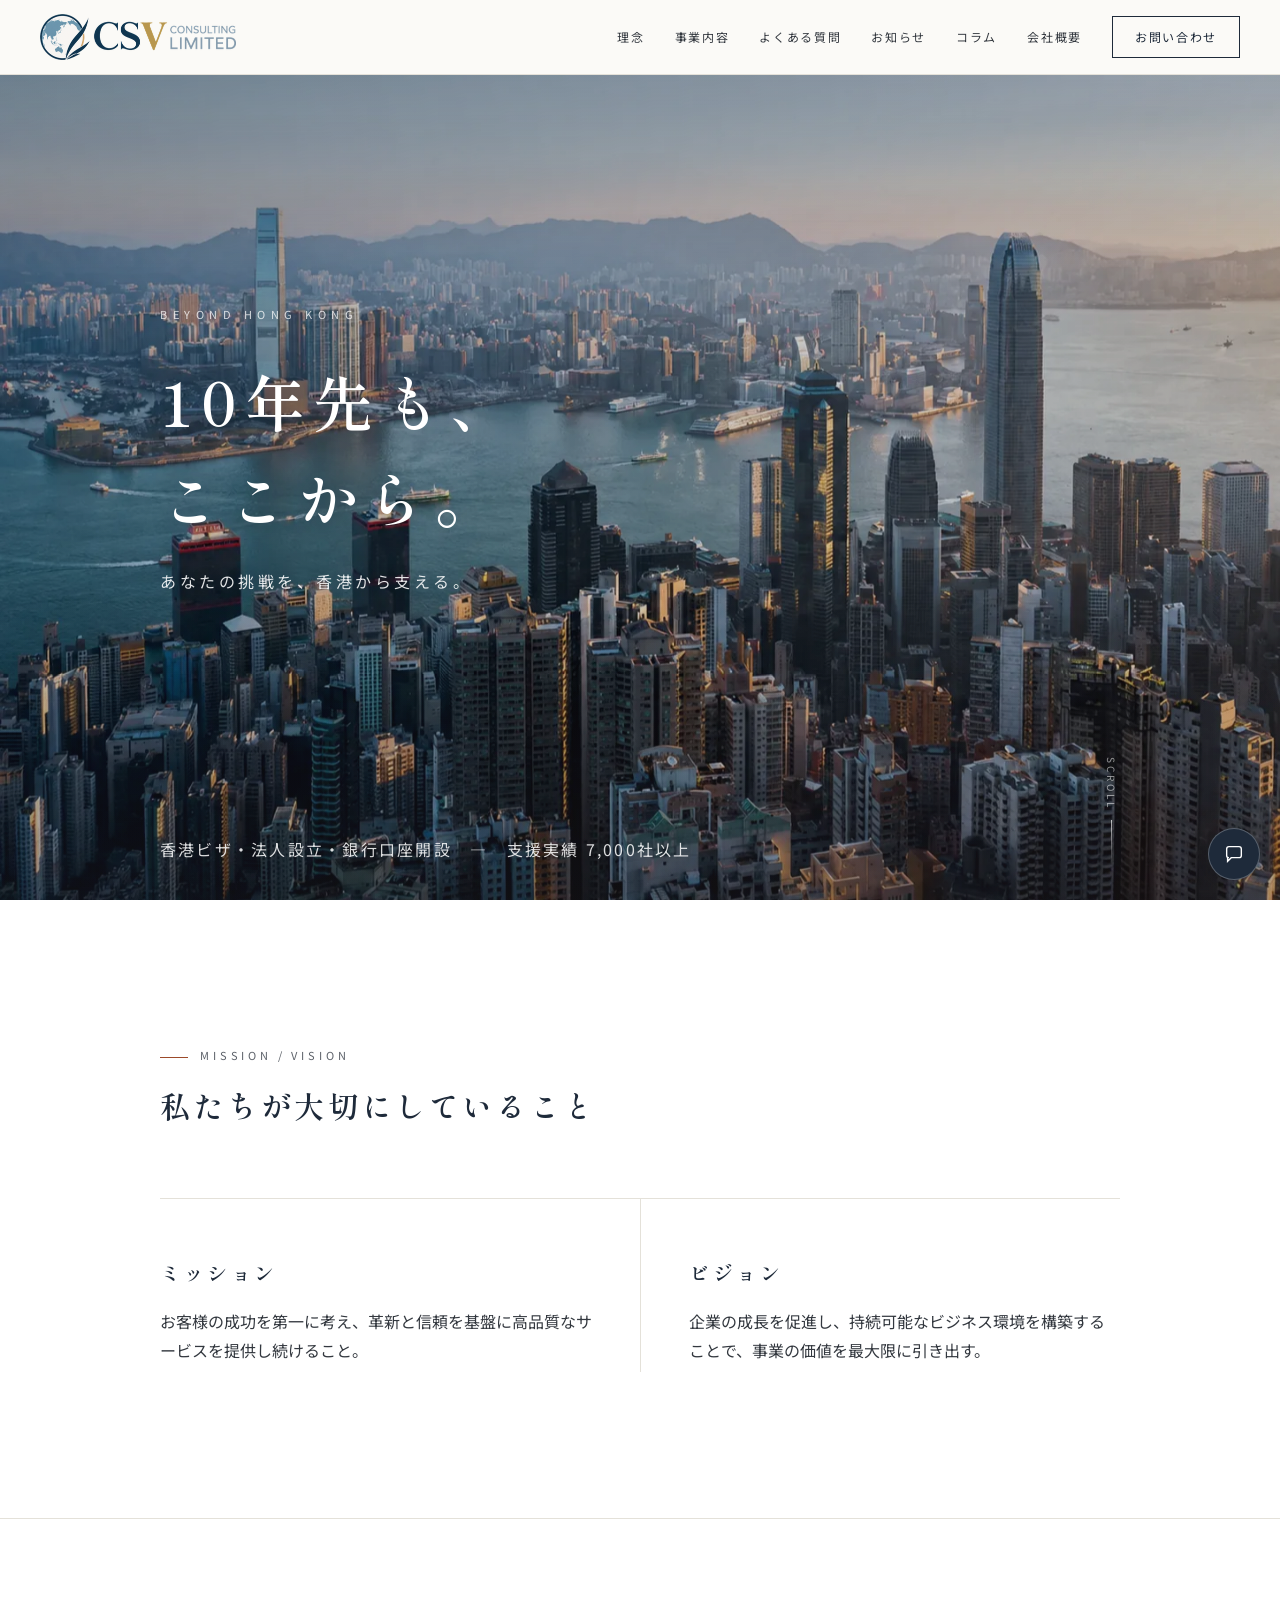
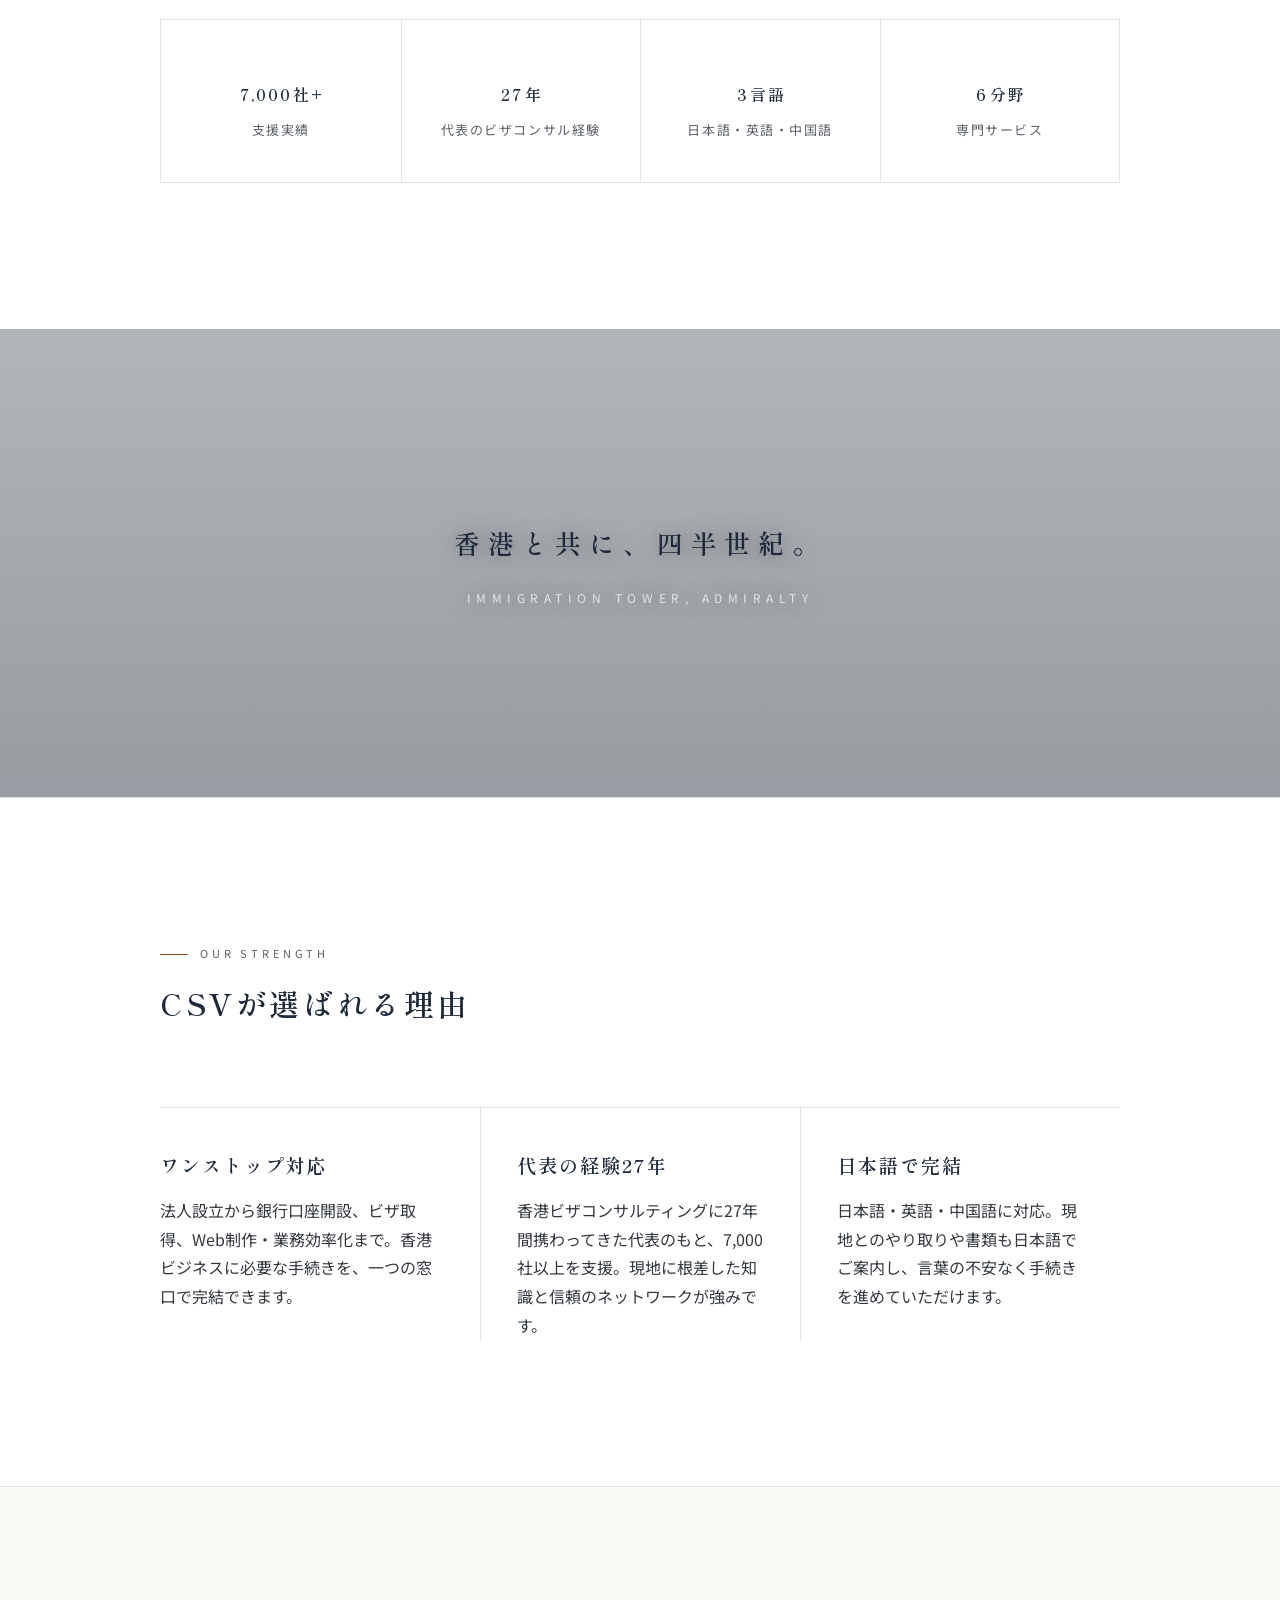
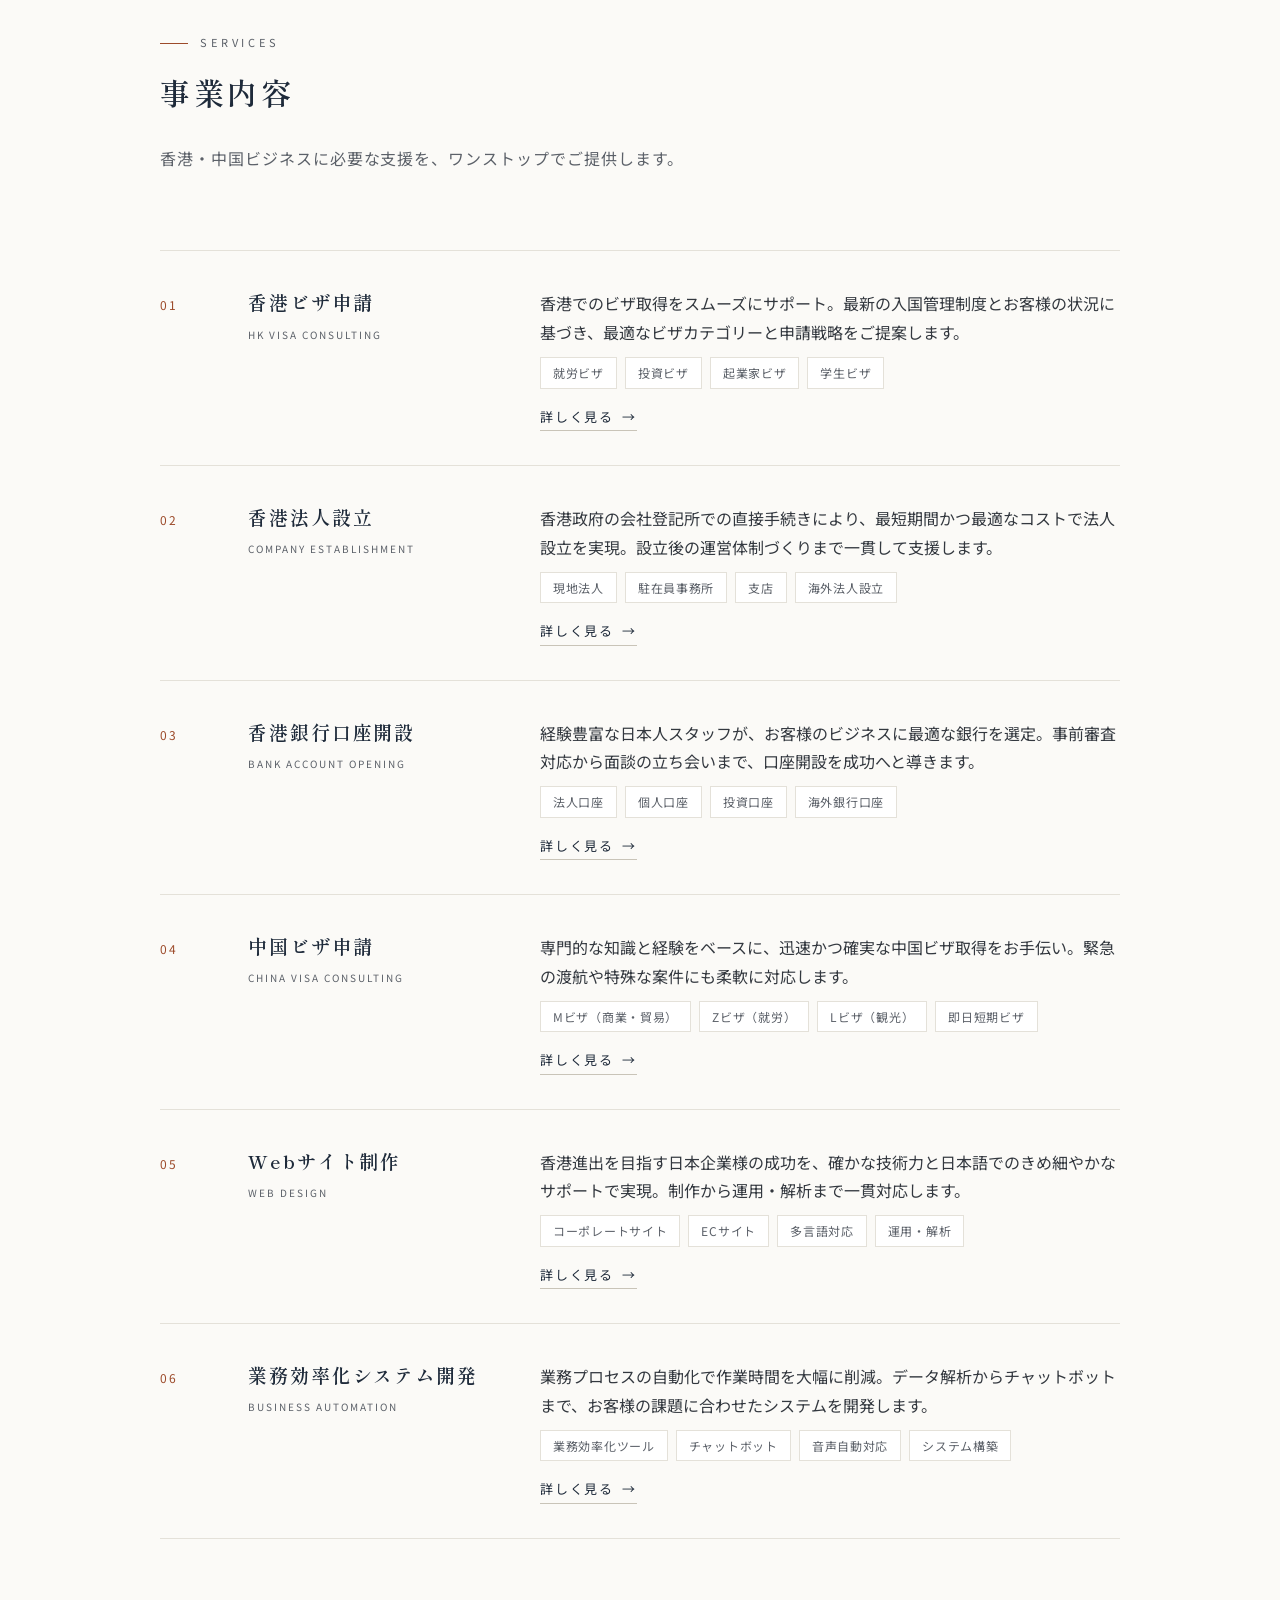
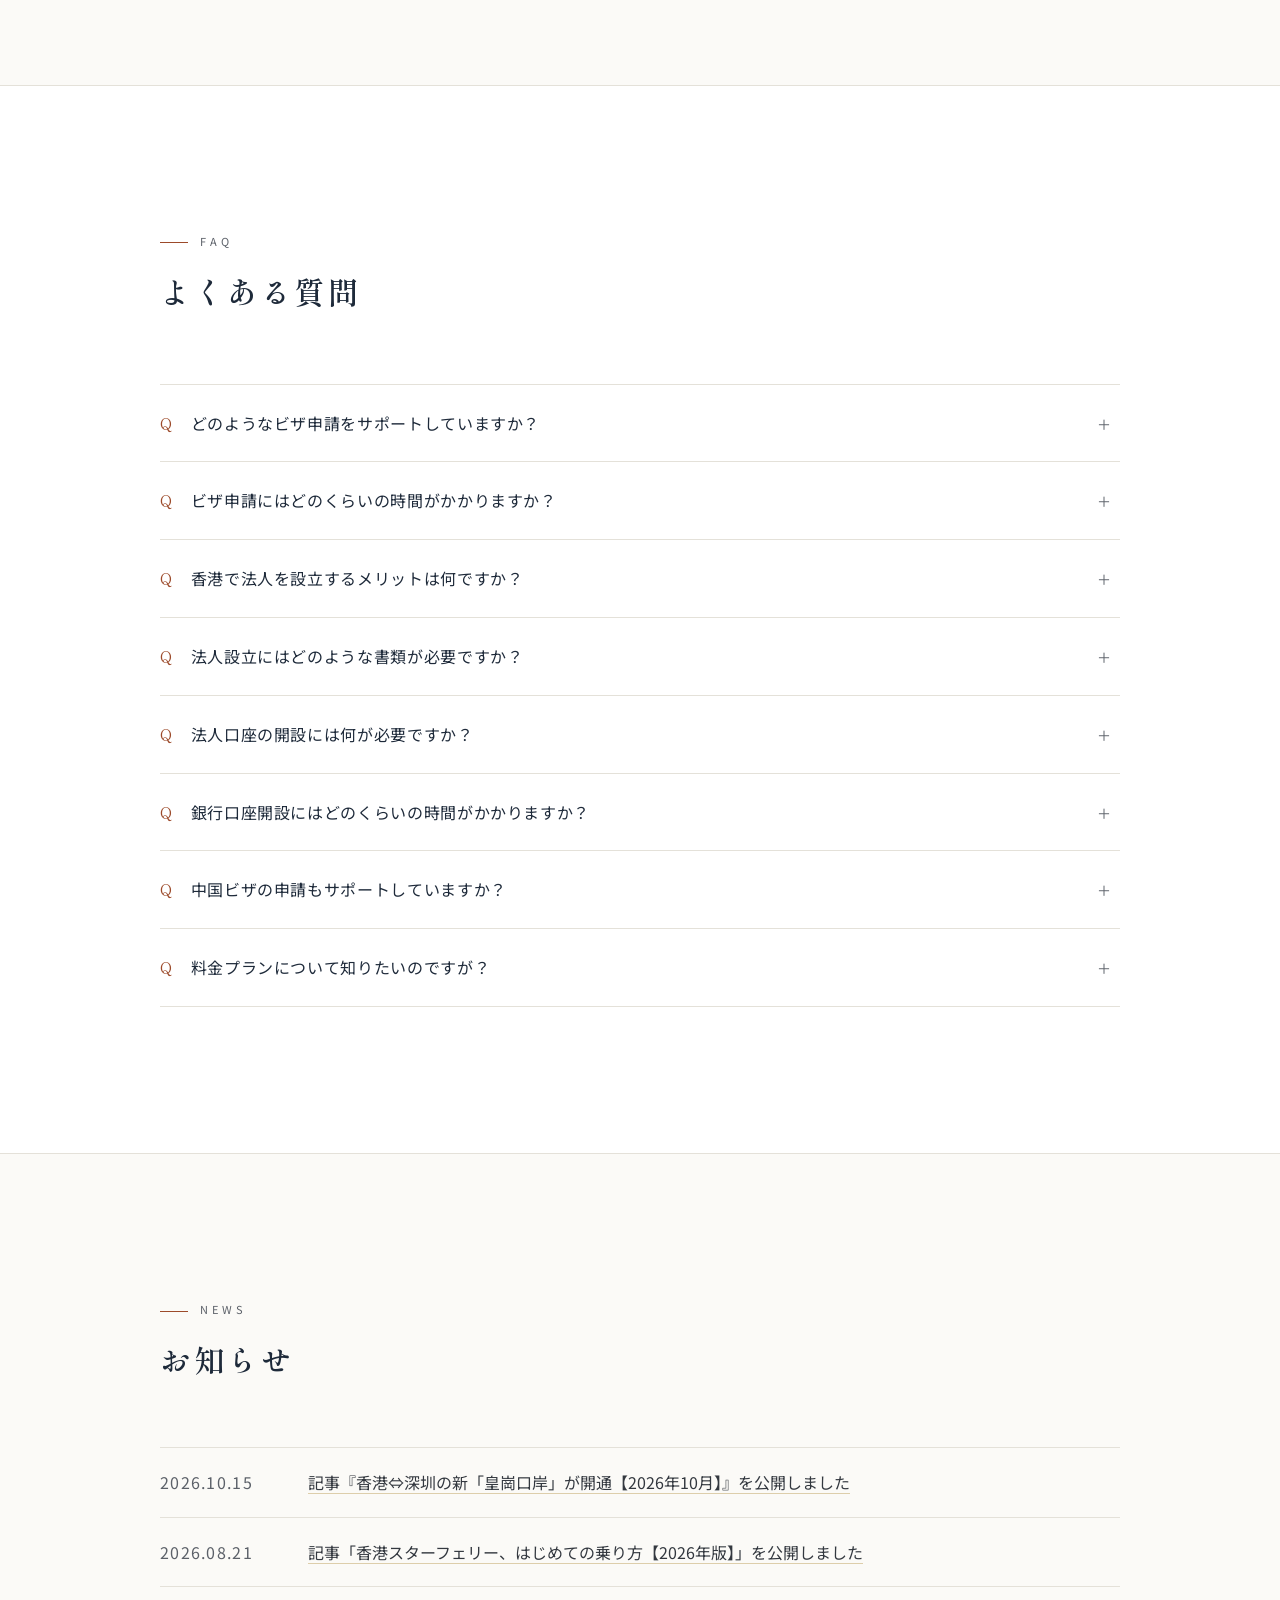
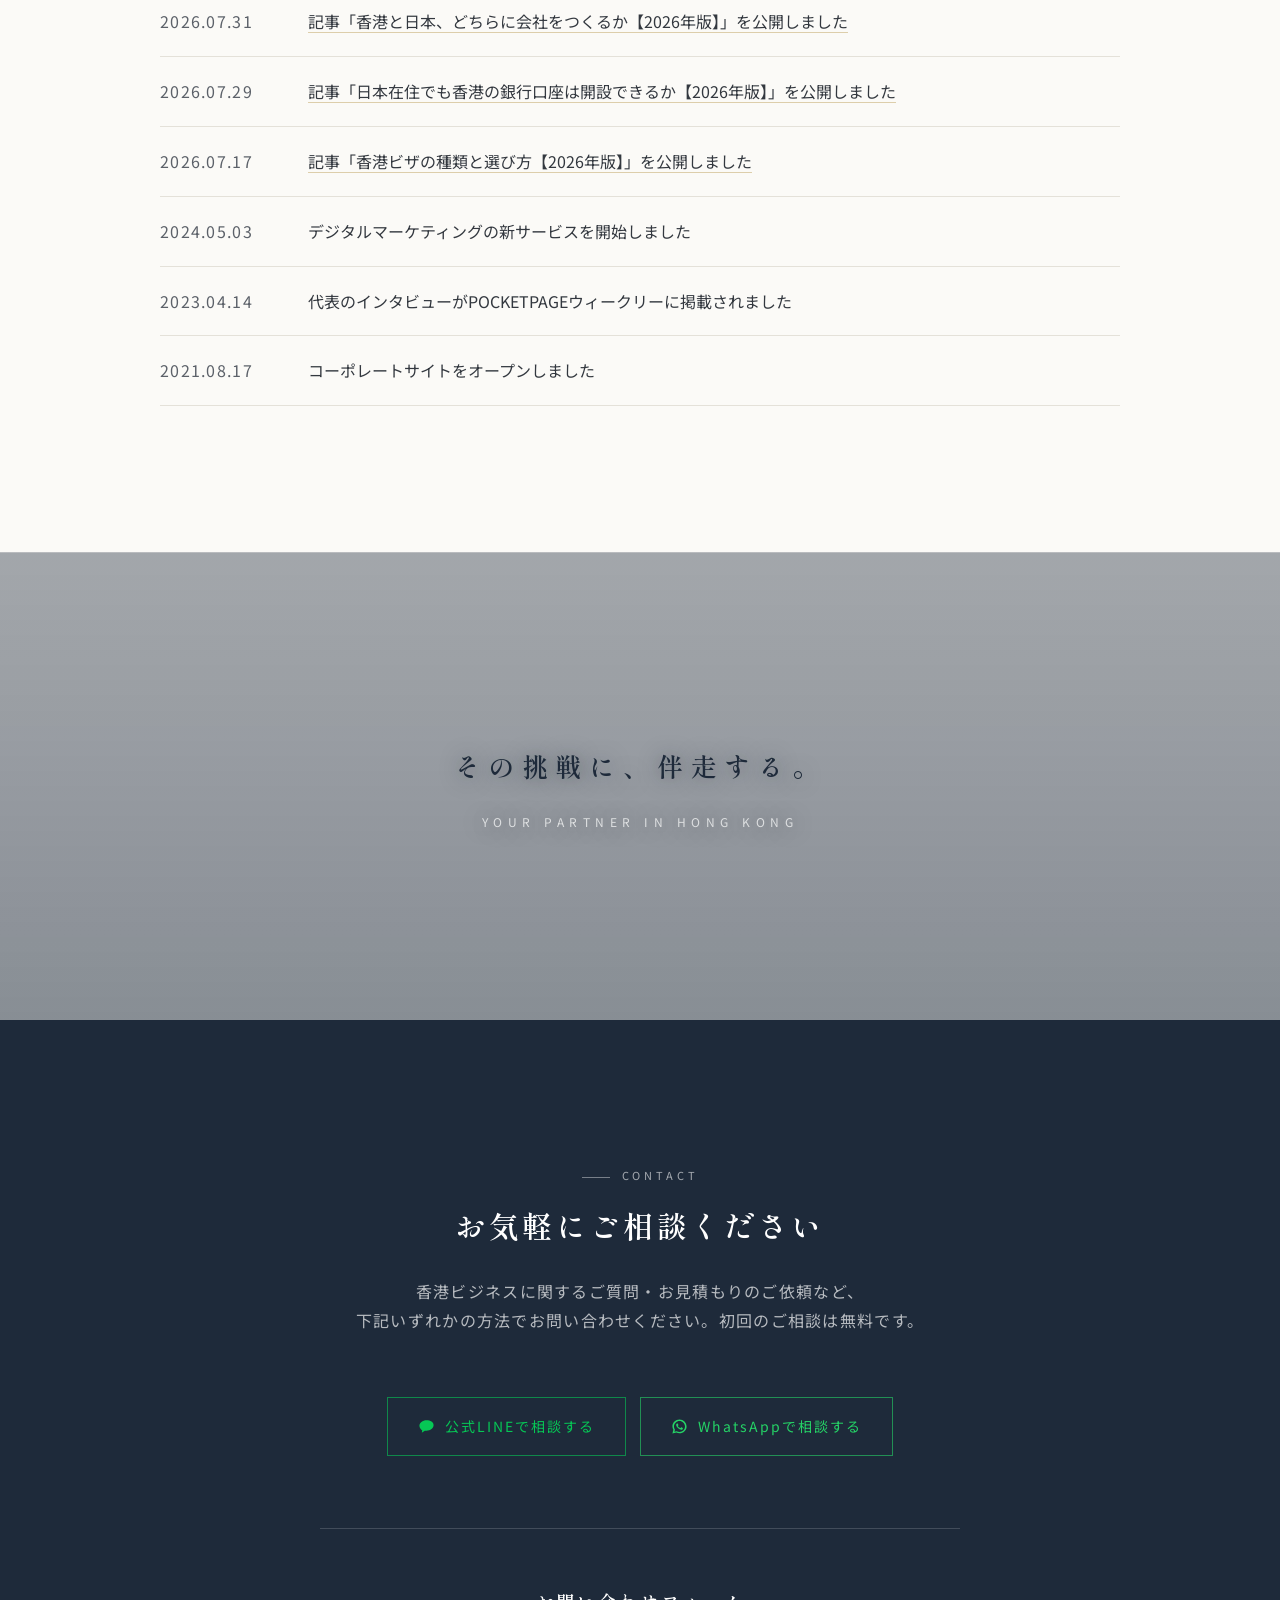
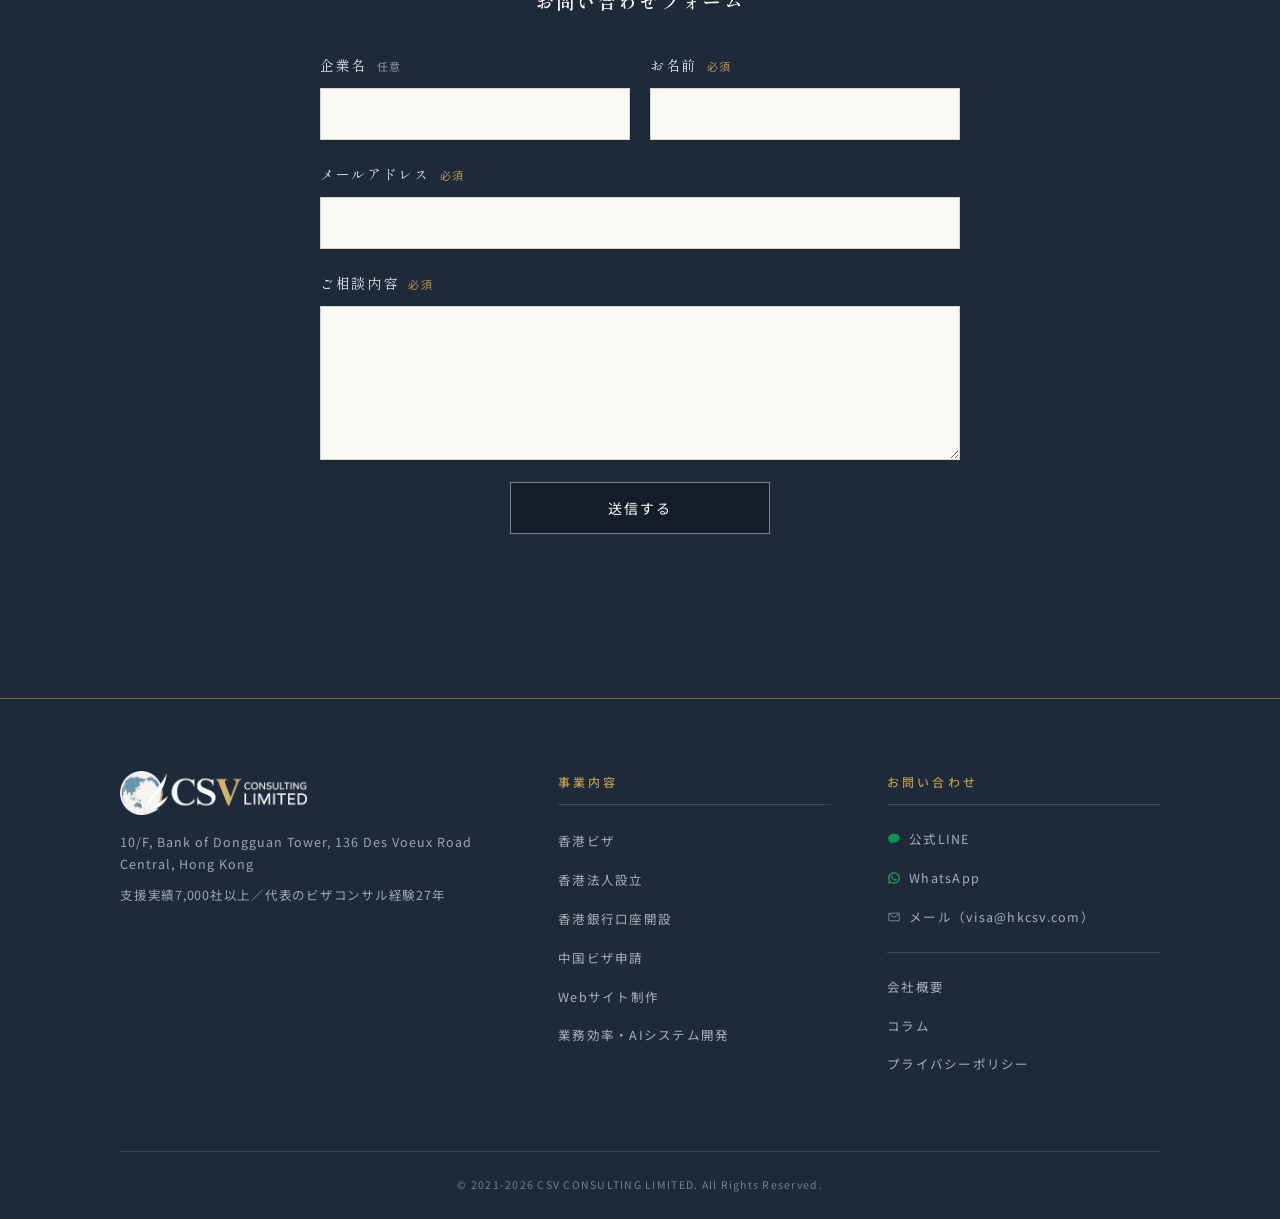
<file: index.html>
<!DOCTYPE html>
<html lang="ja">
<head>
<meta charset="UTF-8">
<meta name="viewport" content="width=device-width, initial-scale=1.0">
<!-- Google tag (gtag.js) -->
<script>
  window.dataLayer = window.dataLayer || [];
  function gtag(){dataLayer.push(arguments);}
  gtag('js', new Date());
  gtag('config', 'G-2SQB8SFXQP');
  window.addEventListener('load', function(){
    var s = document.createElement('script');
    s.async = true;
    s.src = 'https://www.googletagmanager.com/gtag/js?id=G-2SQB8SFXQP';
    document.head.appendChild(s);
  });
</script>

<title>CSV CONSULTING LIMITED｜香港ビザ・法人設立・銀行口座開設のワンストップ支援</title>
<meta name="description" content="香港ビザ申請・法人設立・銀行口座開設をワンストップで支援するCSV CONSULTING LIMITED。支援実績7,000社以上、代表のビザコンサル経験27年。日本語で完結する香港進出サポート。初回相談無料。">

<!-- OGP -->
<meta property="og:type" content="website">
<meta property="og:site_name" content="CSV CONSULTING LIMITED">
<meta property="og:title" content="CSV CONSULTING LIMITED｜香港ビザ・法人設立・銀行口座開設">
<meta property="og:description" content="支援実績7,000社以上。香港進出に必要な手続きを、日本語で完結するワンストップサポート。">
<meta property="og:url" content="https://hkcsv.com/">
<meta property="og:image" content="https://hkcsv.com/images/ogp.jpg">
<meta property="og:locale" content="ja_JP">
<meta name="twitter:card" content="summary_large_image">
<link rel="canonical" href="https://hkcsv.com/">

<link rel="icon" type="image/png" href="images/favicon.png">
<link rel="apple-touch-icon" href="images/favicon.png">

<!-- ヒーロー写真の先読み（表示速度対策） -->
<link rel="preload" as="image" href="images/hero-morning.webp" media="(min-width: 769px)">
<link rel="preload" as="image" href="images/hero-morning-sp.webp" media="(max-width: 768px)">

<link rel="preconnect" href="https://fonts.googleapis.com">
<link rel="preconnect" href="https://fonts.gstatic.com" crossorigin>
<link rel="preload" as="style" href="https://fonts.googleapis.com/css2?family=Shippori+Mincho:wght@500;600&family=Noto+Sans+JP:wght@400;500;600&display=swap">
<link href="https://fonts.googleapis.com/css2?family=Shippori+Mincho:wght@500;600&family=Noto+Sans+JP:wght@400;500;600&display=swap" rel="stylesheet" media="print" onload="this.media='all'">
<noscript><link href="https://fonts.googleapis.com/css2?family=Shippori+Mincho:wght@500;600&family=Noto+Sans+JP:wght@400;500;600&display=swap" rel="stylesheet"></noscript>

<link rel="stylesheet" href="css/style.css">
<link rel="stylesheet" href="css/chat.css">

<script type="application/ld+json">
{
  "@context": "https://schema.org",
  "@type": "Organization",
  "name": "CSV CONSULTING LIMITED",
  "url": "https://hkcsv.com/",
  "logo": "https://hkcsv.com/images/logo.webp",
  "email": "visa@hkcsv.com",
  "foundingDate": "2021-08",
  "address": {
    "@type": "PostalAddress",
    "streetAddress": "10/F, Bank of Dongguan Tower, 136 Des Voeux Road Central",
    "addressLocality": "Hong Kong",
    "addressCountry": "HK"
  }
}
</script>
</head>
<body>

<!--
  写真素材：Unsplash（商用利用可・クレジット不要ライセンス）
  hero-morning（朝日を浴びるビル群の俯瞰）／band-gold（朝日のハーバーとジャンク船）／band-blue（青空のハーバーと香港島）
  — いずれも朝の香港の実写
-->

<header id="hd">
  <a class="brand" href="#top" aria-label="CSV CONSULTING LIMITED トップへ"><img src="images/logo.webp" alt="CSV CONSULTING LIMITED" width="391" height="92"></a>
  <nav aria-label="メインメニュー">
    <a href="#mission">理念</a>
    <a href="#services">事業内容</a>
    <a href="#faq">よくある質問</a>
    <a href="#news">お知らせ</a>
    <a href="column/">コラム</a>
    <a href="about.html">会社概要</a>
    <a href="#contact" class="nav-cta">お問い合わせ</a>
  </nav>
  <button class="menu-btn" id="menuBtn" aria-label="メニューを開く" aria-expanded="false" aria-controls="spMenu">
    <span></span><span></span>
  </button>
</header>

<!-- スマホ用メニュー -->
<div class="sp-menu" id="spMenu">
  <nav aria-label="モバイルメニュー">
    <a href="#mission">理念</a>
    <a href="#services">事業内容</a>
    <a href="#faq">よくある質問</a>
    <a href="#news">お知らせ</a>
    <a href="column/">コラム</a>
    <a href="about.html">会社概要</a>
    <a href="#contact" class="sp-cta">お問い合わせ</a>
  </nav>
</div>

<!-- ═══ ヒーロー：朝日が差し込む香港 ═══ -->
<div class="hero" id="top">
  <video class="hero-video" autoplay muted loop playsinline preload="none" aria-hidden="true" tabindex="-1"></video>
  <div class="hero-inner">
    <p class="hero-en">Beyond Hong Kong</p>
    <h1>10年先も、<br>ここから。</h1>
    <p class="hero-sub">あなたの挑戦を、香港から支える。</p>
  </div>
  <div class="hero-foot">
    <div class="wrap">
      <p class="hero-note">香港ビザ・法人設立・銀行口座開設　―　支援実績 7,000社以上</p>
      <span class="hero-scroll" aria-hidden="true">Scroll</span>
    </div>
  </div>
</div>

<!-- ミッション・ビジョン -->
<section class="mv" id="mission">
  <div class="wrap">
    <p class="label-en rv">Mission / Vision</p>
    <h2 class="heading rv">私たちが大切にしていること</h2>
    <div class="mv-grid">
      <div class="mv-item rv">
        <h3>ミッション</h3>
        <p>お客様の成功を第一に考え、革新と信頼を基盤に高品質なサービスを提供し続けること。</p>
      </div>
      <div class="mv-item rv">
        <h3>ビジョン</h3>
        <p>企業の成長を促進し、持続可能なビジネス環境を構築することで、事業の価値を最大限に引き出す。</p>
      </div>
    </div>
  </div>
</section>

<!-- 数字 -->
<div class="nums">
  <div class="wrap">
    <div class="nums-grid rv">
      <div class="num">
        <div class="num-v"><span class="cnt" data-to="7000">0</span><span>社+</span></div>
        <div class="num-l">支援実績</div>
      </div>
      <div class="num">
        <div class="num-v"><span class="cnt" data-to="27">0</span><span>年</span></div>
        <div class="num-l">代表のビザコンサル経験</div>
      </div>
      <div class="num">
        <div class="num-v"><span class="cnt" data-to="3">0</span><span>言語</span></div>
        <div class="num-l">日本語・英語・中国語</div>
      </div>
      <div class="num">
        <div class="num-v"><span class="cnt" data-to="6">0</span><span>分野</span></div>
        <div class="num-l">専門サービス</div>
      </div>
    </div>
  </div>
</div>

<!-- ═══ 帯：青空の入境事務大樓（金鐘） ═══ -->
<div class="band band-gold" role="img" aria-label="青空の下の香港入境事務大樓（イミグレーションタワー）">
  <p class="band-word">
    香港と共に、四半世紀。<br>
    <small>Immigration Tower, Admiralty</small>
  </p>
</div>

<!-- 強み -->
<section class="strength">
  <div class="wrap">
    <p class="label-en rv">Our Strength</p>
    <h2 class="heading rv">CSVが選ばれる理由</h2>
    <div class="str-grid">
      <div class="str rv">
        <h4>ワンストップ対応</h4>
        <p>法人設立から銀行口座開設、ビザ取得、Web制作・業務効率化まで。香港ビジネスに必要な手続きを、一つの窓口で完結できます。</p>
      </div>
      <div class="str rv">
        <h4>代表の経験27年</h4>
        <p>香港ビザコンサルティングに27年間携わってきた代表のもと、7,000社以上を支援。現地に根差した知識と信頼のネットワークが強みです。</p>
      </div>
      <div class="str rv">
        <h4>日本語で完結</h4>
        <p>日本語・英語・中国語に対応。現地とのやり取りや書類も日本語でご案内し、言葉の不安なく手続きを進めていただけます。</p>
      </div>
    </div>
  </div>
</section>

<!-- 事業内容 -->
<section class="services" id="services">
  <div class="wrap">
    <p class="label-en rv">Services</p>
    <h2 class="heading rv">事業内容</h2>
    <p class="lead rv">香港・中国ビジネスに必要な支援を、ワンストップでご提供します。</p>
    <div class="svc-list">
      <div class="svc rv">
        <span class="svc-no">01</span>
        <h4>香港ビザ申請<small>HK Visa Consulting</small></h4>
        <div>
          <p class="svc-desc">香港でのビザ取得をスムーズにサポート。最新の入国管理制度とお客様の状況に基づき、最適なビザカテゴリーと申請戦略をご提案します。</p>
          <div class="svc-tags"><span>就労ビザ</span><span>投資ビザ</span><span>起業家ビザ</span><span>学生ビザ</span></div>
          <a class="svc-more" href="services/visa.html">詳しく見る</a>
        </div>
      </div>
      <div class="svc rv">
        <span class="svc-no">02</span>
        <h4>香港法人設立<small>Company Establishment</small></h4>
        <div>
          <p class="svc-desc">香港政府の会社登記所での直接手続きにより、最短期間かつ最適なコストで法人設立を実現。設立後の運営体制づくりまで一貫して支援します。</p>
          <div class="svc-tags"><span>現地法人</span><span>駐在員事務所</span><span>支店</span><span>海外法人設立</span></div>
          <a class="svc-more" href="services/company.html">詳しく見る</a>
        </div>
      </div>
      <div class="svc rv">
        <span class="svc-no">03</span>
        <h4>香港銀行口座開設<small>Bank Account Opening</small></h4>
        <div>
          <p class="svc-desc">経験豊富な日本人スタッフが、お客様のビジネスに最適な銀行を選定。事前審査対応から面談の立ち会いまで、口座開設を成功へと導きます。</p>
          <div class="svc-tags"><span>法人口座</span><span>個人口座</span><span>投資口座</span><span>海外銀行口座</span></div>
          <a class="svc-more" href="services/bank.html">詳しく見る</a>
        </div>
      </div>
      <div class="svc rv">
        <span class="svc-no">04</span>
        <h4>中国ビザ申請<small>China Visa Consulting</small></h4>
        <div>
          <p class="svc-desc">専門的な知識と経験をベースに、迅速かつ確実な中国ビザ取得をお手伝い。緊急の渡航や特殊な案件にも柔軟に対応します。</p>
          <div class="svc-tags"><span>Mビザ（商業・貿易）</span><span>Zビザ（就労）</span><span>Lビザ（観光）</span><span>即日短期ビザ</span></div>
          <a class="svc-more" href="services/china-visa.html">詳しく見る</a>
        </div>
      </div>
      <div class="svc rv">
        <span class="svc-no">05</span>
        <h4>Webサイト制作<small>Web Design</small></h4>
        <div>
          <p class="svc-desc">香港進出を目指す日本企業様の成功を、確かな技術力と日本語でのきめ細やかなサポートで実現。制作から運用・解析まで一貫対応します。</p>
          <div class="svc-tags"><span>コーポレートサイト</span><span>ECサイト</span><span>多言語対応</span><span>運用・解析</span></div>
          <a class="svc-more" href="services/web.html">詳しく見る</a>
        </div>
      </div>
      <div class="svc rv">
        <span class="svc-no">06</span>
        <h4>業務効率化システム開発<small>Business Automation</small></h4>
        <div>
          <p class="svc-desc">業務プロセスの自動化で作業時間を大幅に削減。データ解析からチャットボットまで、お客様の課題に合わせたシステムを開発します。</p>
          <div class="svc-tags"><span>業務効率化ツール</span><span>チャットボット</span><span>音声自動対応</span><span>システム構築</span></div>
          <a class="svc-more" href="services/ai.html">詳しく見る</a>
        </div>
      </div>
    </div>
  </div>
</section>

<!-- FAQ -->
<section class="faq" id="faq">
  <div class="wrap">
    <p class="label-en rv">FAQ</p>
    <h2 class="heading rv">よくある質問</h2>
    <div class="faq-list rv">
      <details>
        <summary>どのようなビザ申請をサポートしていますか？</summary>
        <p class="faq-a">就労ビザ、投資ビザ、起業家ビザ、学生ビザなど、さまざまな香港ビザ申請をサポートしています。お客様の状況に合わせた最適なビザ取得をご提案し、迅速な手続きを進めます。</p>
      </details>
      <details>
        <summary>ビザ申請にはどのくらいの時間がかかりますか？</summary>
        <p class="faq-a">申請するビザの種類やお客様の状況によりますが、一般的には数週間から数ヶ月程度かかることが多いです。詳細な期間については、無料相談時にご説明いたします。</p>
      </details>
      <details>
        <summary>香港で法人を設立するメリットは何ですか？</summary>
        <p class="faq-a">香港は低税率でビジネスフレンドリーな環境を提供しています。また、国際的な金融センターとして、多くのビジネスチャンスが広がっています。これにより、法人設立後もスムーズにビジネスを展開することが可能です。</p>
      </details>
      <details>
        <summary>法人設立にはどのような書類が必要ですか？</summary>
        <p class="faq-a">法人設立には、会社名、定款、株主と取締役の情報、資本金の額などの情報が必要です。詳細な書類リストについては、当社にご連絡いただければ、無料でご案内いたします。</p>
      </details>
      <details>
        <summary>法人口座の開設には何が必要ですか？</summary>
        <p class="faq-a">法人口座を開設するには、会社設立証明書、取締役会議事録、取締役および株主の個人情報などが必要です。銀行によって要求される書類が異なる場合があるため、事前に確認することが重要です。</p>
      </details>
      <details>
        <summary>銀行口座開設にはどのくらいの時間がかかりますか？</summary>
        <p class="faq-a">一般的には、書類が全て揃ってから数週間程度で口座開設が完了します。ただし、銀行の審査状況により変動することがあります。</p>
      </details>
      <details>
        <summary>中国ビザの申請もサポートしていますか？</summary>
        <p class="faq-a">Mビザ（商業・貿易）、Zビザ（就労）、Lビザ（観光）など、各種中国ビザの申請をサポートしています。お客様の目的に合わせたビザ取得をお手伝いします。</p>
      </details>
      <details>
        <summary>料金プランについて知りたいのですが？</summary>
        <p class="faq-a">固定のプランがないため、お客様の課題や取り組み内容によって金額が変わってきます。ヒヤリングの上、ご提案の際にお見積もりを提出させていただきます。</p>
      </details>
    </div>
  </div>
</section>

<!-- お知らせ -->
<section class="news" id="news">
  <div class="wrap">
    <p class="label-en rv">News</p>
    <h2 class="heading rv">お知らせ</h2>
    <div class="news-list rv">
      <div class="news-row">
        <time datetime="2026-10-15">2026.10.15</time>
        <a class="news-t" href="column/huanggang-port-guide.html">記事『香港⇔深圳の新「皇崗口岸」が開通【2026年10月】』を公開しました</a>
      </div>
      <div class="news-row">
        <time datetime="2026-08-21">2026.08.21</time>
        <a class="news-t" href="column/star-ferry-guide.html">記事「香港スターフェリー、はじめての乗り方【2026年版】」を公開しました</a>
      </div>
      <div class="news-row">
        <time datetime="2026-07-31">2026.07.31</time>
        <a class="news-t" href="column/hk-or-japan-company.html">記事「香港と日本、どちらに会社をつくるか【2026年版】」を公開しました</a>
      </div>
      <div class="news-row">
        <time datetime="2026-07-29">2026.07.29</time>
        <a class="news-t" href="column/bank-account-guide.html">記事「日本在住でも香港の銀行口座は開設できるか【2026年版】」を公開しました</a>
      </div>
      <div class="news-row">
        <time datetime="2026-07-17">2026.07.17</time>
        <a class="news-t" href="column/visa-guide.html">記事「香港ビザの種類と選び方【2026年版】」を公開しました</a>
      </div>
      <div class="news-row">
        <time datetime="2024-05-03">2024.05.03</time>
        <span class="news-t">デジタルマーケティングの新サービスを開始しました</span>
      </div>
      <div class="news-row">
        <time datetime="2023-04-14">2023.04.14</time>
        <span class="news-t">代表のインタビューがPOCKETPAGEウィークリーに掲載されました</span>
      </div>
      <div class="news-row">
        <time datetime="2021-08-17">2021.08.17</time>
        <span class="news-t">コーポレートサイトをオープンしました</span>
      </div>
    </div>
  </div>
</section>

<!-- ═══ 帯：青空のハーバーから望む香港島 ═══ -->
<div class="band band-blue" role="img" aria-label="青空のビクトリアハーバーから望む香港島のビル群">
  <p class="band-word">
    その挑戦に、伴走する。<br>
    <small>Your Partner in Hong Kong</small>
  </p>
</div>

<!-- お問い合わせ -->
<section class="contact" id="contact">
  <div class="wrap">
    <p class="label-en rv">Contact</p>
    <h2 class="heading rv">お気軽にご相談ください</h2>
    <p class="contact-lead rv">香港ビジネスに関するご質問・お見積もりのご依頼など、<br>下記いずれかの方法でお問い合わせください。初回のご相談は無料です。</p>
    <div class="contact-btns rv">
      <a class="cbtn cbtn-line" href="https://lin.ee/SfcBcLM" target="_blank" rel="noopener"><svg viewBox="0 0 24 24" aria-hidden="true"><path d="M12 3C6.48 3 2 6.66 2 11.1c0 2.63 1.57 4.96 4.01 6.44-.11.62-.52 2.1-.6 2.43-.09.4.15.5.44.36.36-.17 2.73-1.81 3.74-2.5.78.11 1.58.17 2.41.17 5.52 0 10-3.66 10-8.1S17.52 3 12 3z"/></svg>公式LINEで相談する</a>
      <a class="cbtn cbtn-wa" href="https://api.whatsapp.com/send/?phone=85295750123&text&type=phone_number&app_absent=0" target="_blank" rel="noopener"><svg viewBox="0 0 24 24" aria-hidden="true"><path d="M12 2C6.49 2 2 6.36 2 11.72c0 1.72.47 3.4 1.35 4.88L2 22l5.55-1.42c1.35.72 2.89 1.1 4.45 1.1 5.51 0 10-4.36 10-9.72S17.51 2 12 2zm0 17.8c-1.4 0-2.77-.37-3.96-1.06l-.28-.17-2.95.76.79-2.84-.19-.29c-.78-1.23-1.19-2.65-1.19-4.12 0-4.32 3.5-7.83 7.78-7.83s7.78 3.51 7.78 7.83-3.5 7.72-7.78 7.72zm4.27-5.86c-.23-.12-1.38-.68-1.6-.76-.21-.08-.37-.12-.52.12-.16.23-.6.76-.74.91-.13.16-.27.18-.5.06-.23-.12-.99-.36-1.88-1.16-.7-.62-1.17-1.39-1.3-1.62-.14-.23-.02-.36.1-.47.11-.1.24-.27.35-.41.12-.14.16-.23.24-.39.08-.16.04-.29-.02-.41-.06-.12-.52-1.26-.72-1.72-.19-.45-.38-.39-.52-.4h-.45c-.16 0-.41.06-.63.29-.21.23-.82.8-.82 1.95s.84 2.26.96 2.42c.12.16 1.65 2.52 4 3.53.56.24 1 .39 1.34.5.56.18 1.07.15 1.48.09.45-.07 1.38-.56 1.58-1.11.19-.55.19-1.01.14-1.11-.06-.1-.21-.16-.44-.28z"/></svg>WhatsAppで相談する</a>
    </div>

    <div class="cform-wrap rv" id="form" style="scroll-margin-top:84px">
      <p class="cform-title">お問い合わせフォーム</p>
      <form class="cform" novalidate>
        <div class="cform-row">
          <label>企業名<small>任意</small>
            <input type="text" name="company" autocomplete="organization">
          </label>
          <label>お名前<small class="req">必須</small>
            <input type="text" name="name" required autocomplete="name">
          </label>
        </div>
        <label>メールアドレス<small class="req">必須</small>
          <input type="email" name="email" required autocomplete="email">
        </label>
        <label>ご相談内容<small class="req">必須</small>
          <textarea name="message" rows="5" required></textarea>
        </label>
        <div class="cform-hp" aria-hidden="true">
          <label>会社URL<input type="text" name="company_url" tabindex="-1" autocomplete="off"></label>
        </div>
        <button type="submit" class="cform-send">送信する</button>
        <p class="cform-note" role="status" aria-live="polite"></p>
      </form>
    </div>
  </div>
</section>

<footer>
  <div class="ft-grid">
    <div class="ft-col">
      <img class="ft-logo" src="images/logo-white.webp" alt="CSV CONSULTING LIMITED" width="391" height="92">
      <p class="ft-addr">10/F, Bank of Dongguan Tower, 136 Des Voeux Road Central, Hong Kong</p>
      <p class="ft-note">支援実績7,000社以上／代表のビザコンサル経験27年</p>
    </div>
    <nav class="ft-col" aria-label="事業内容">
      <h3>事業内容</h3>
      <ul>
        <li><a href="services/visa.html">香港ビザ</a></li>
        <li><a href="services/company.html">香港法人設立</a></li>
        <li><a href="services/bank.html">香港銀行口座開設</a></li>
        <li><a href="services/china-visa.html">中国ビザ申請</a></li>
        <li><a href="services/web.html">Webサイト制作</a></li>
        <li><a href="services/ai.html">業務効率・AIシステム開発</a></li>
      </ul>
    </nav>
    <nav class="ft-col" aria-label="お問い合わせ・その他">
      <h3>お問い合わせ</h3>
      <ul>
        <li><a class="ft-ic ft-ic-line" href="https://lin.ee/SfcBcLM" target="_blank" rel="noopener"><svg viewBox="0 0 24 24" aria-hidden="true"><path d="M12 3C6.48 3 2 6.66 2 11.1c0 2.63 1.57 4.96 4.01 6.44-.11.62-.52 2.1-.6 2.43-.09.4.15.5.44.36.36-.17 2.73-1.81 3.74-2.5.78.11 1.58.17 2.41.17 5.52 0 10-3.66 10-8.1S17.52 3 12 3z"/></svg>公式LINE</a></li>
        <li><a class="ft-ic ft-ic-wa" href="https://api.whatsapp.com/send/?phone=85295750123&text&type=phone_number&app_absent=0" target="_blank" rel="noopener"><svg viewBox="0 0 24 24" aria-hidden="true"><path d="M12 2C6.49 2 2 6.36 2 11.72c0 1.72.47 3.4 1.35 4.88L2 22l5.55-1.42c1.35.72 2.89 1.1 4.45 1.1 5.51 0 10-4.36 10-9.72S17.51 2 12 2zm0 17.8c-1.4 0-2.77-.37-3.96-1.06l-.28-.17-2.95.76.79-2.84-.19-.29c-.78-1.23-1.19-2.65-1.19-4.12 0-4.32 3.5-7.83 7.78-7.83s7.78 3.51 7.78 7.83-3.5 7.72-7.78 7.72zm4.27-5.86c-.23-.12-1.38-.68-1.6-.76-.21-.08-.37-.12-.52.12-.16.23-.6.76-.74.91-.13.16-.27.18-.5.06-.23-.12-.99-.36-1.88-1.16-.7-.62-1.17-1.39-1.3-1.62-.14-.23-.02-.36.1-.47.11-.1.24-.27.35-.41.12-.14.16-.23.24-.39.08-.16.04-.29-.02-.41-.06-.12-.52-1.26-.72-1.72-.19-.45-.38-.39-.52-.4h-.45c-.16 0-.41.06-.63.29-.21.23-.82.8-.82 1.95s.84 2.26.96 2.42c.12.16 1.65 2.52 4 3.53.56.24 1 .39 1.34.5.56.18 1.07.15 1.48.09.45-.07 1.38-.56 1.58-1.11.19-.55.19-1.01.14-1.11-.06-.1-.21-.16-.44-.28z"/></svg>WhatsApp</a></li>
        <li><a class="ft-ic ft-ic-mail" href="mailto:visa@hkcsv.com?subject=%E3%81%8A%E5%95%8F%E3%81%84%E5%90%88%E3%82%8F%E3%81%9B%28%E3%82%B5%E3%82%A4%E3%83%88%E3%82%88%E3%82%8A%29"><svg viewBox="0 0 24 24" aria-hidden="true" class="ic-mail"><rect x="3" y="5.5" width="18" height="13" rx="1"/><path d="M3.5 6.5 12 13l8.5-6.5"/></svg>メール（visa@hkcsv.com）</a></li>
        <li class="ft-sep"><a href="about.html">会社概要</a></li>
        <li><a href="column/">コラム</a></li>
        <li><a href="privacy.html">プライバシーポリシー</a></li>
      </ul>
    </nav>
  </div>
  <span class="ft-c">© 2021-2026 CSV CONSULTING LIMITED. All Rights Reserved.</span>
</footer>

<script src="js/main.js" defer></script>
<script src="js/hero-video.js" defer></script>
<script src="js/chat.js" defer></script>
<script src="js/backtop.js" defer></script>
<script src="js/contact-form.js" defer></script>
</body>
</html>
</file>
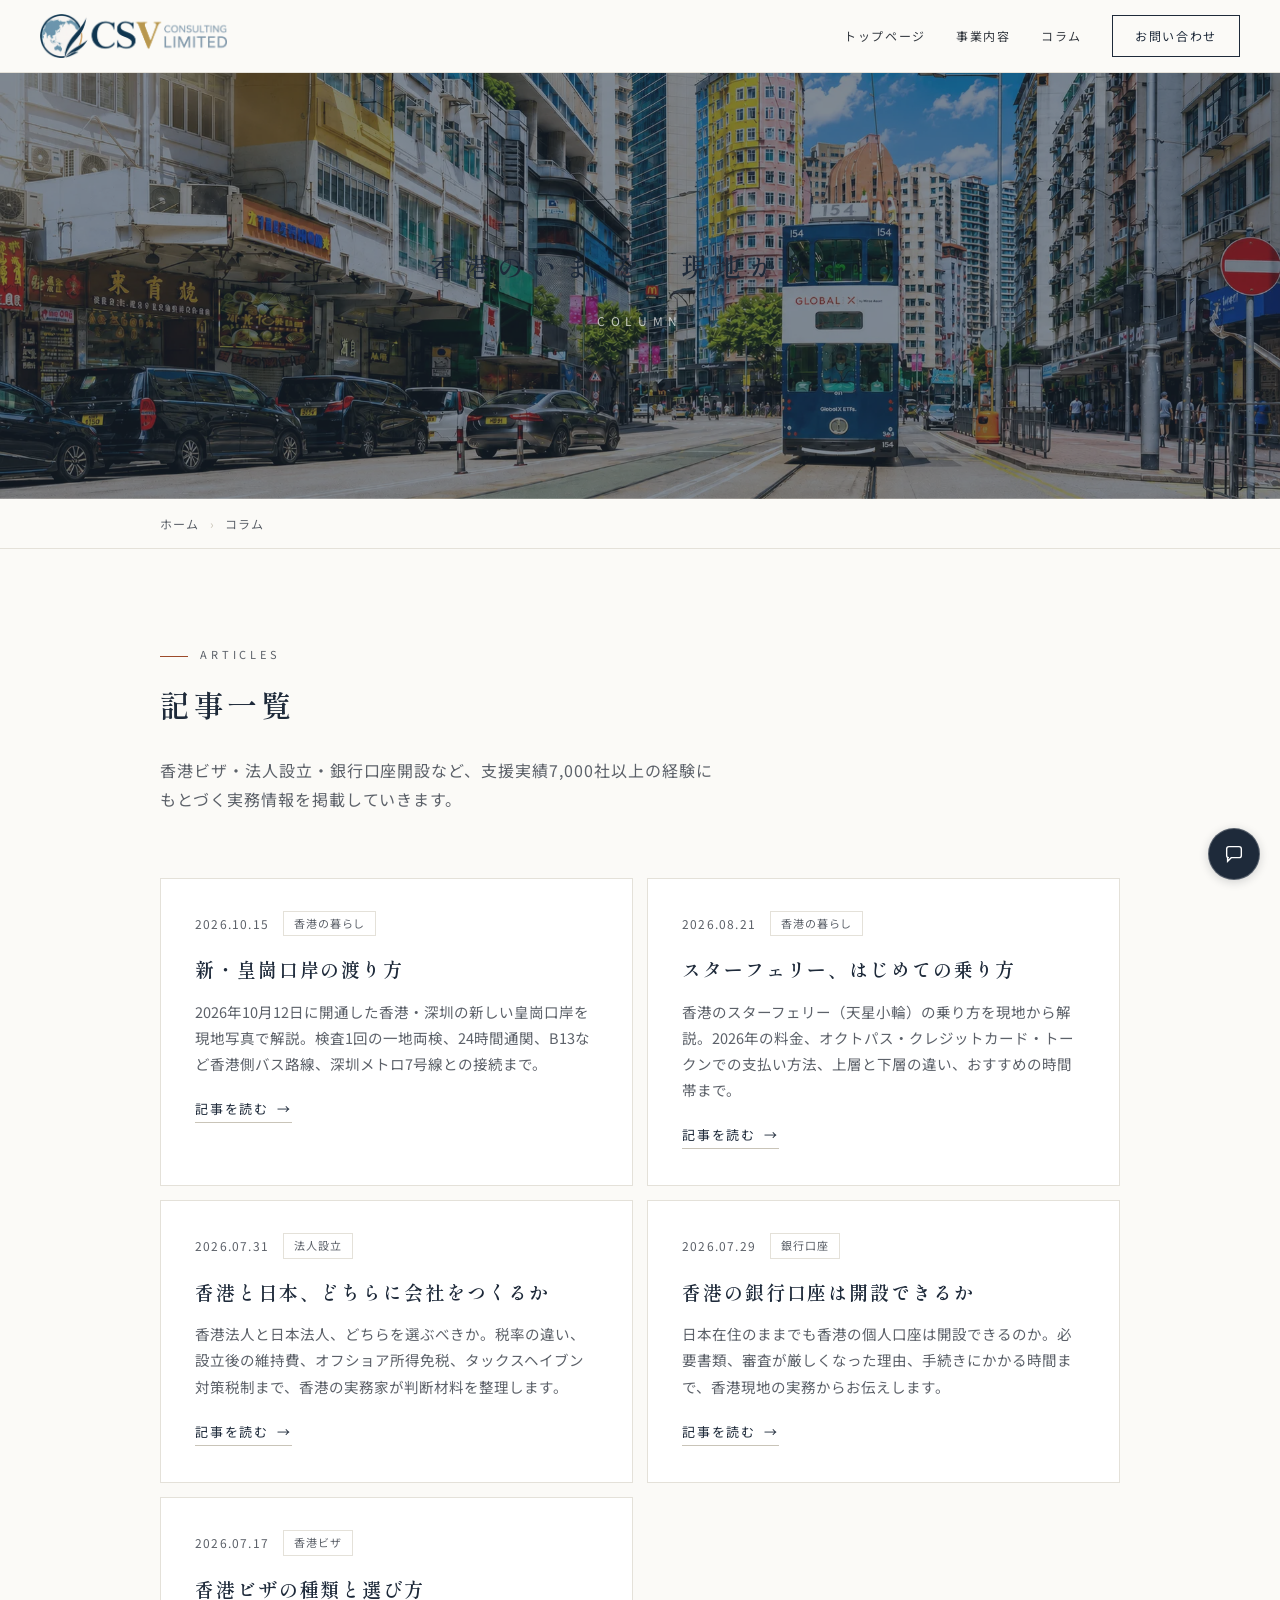
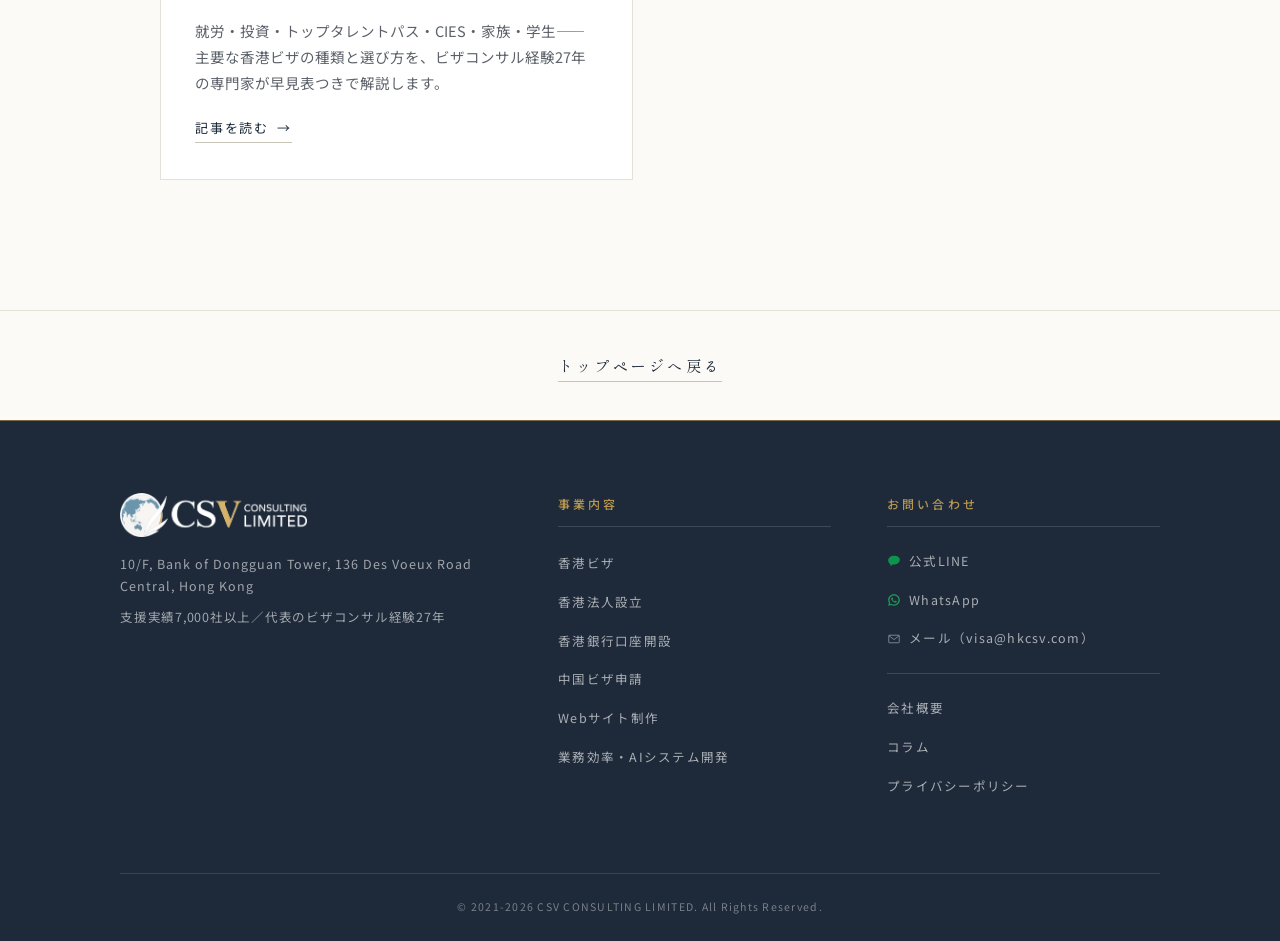
<file: column/index.html>
<!DOCTYPE html>
<html lang="ja">
<head>
<meta charset="UTF-8">
<meta name="viewport" content="width=device-width, initial-scale=1.0">
<!-- Google tag (gtag.js) -->
<script>
  window.dataLayer = window.dataLayer || [];
  function gtag(){dataLayer.push(arguments);}
  gtag('js', new Date());
  gtag('config', 'G-2SQB8SFXQP');
  window.addEventListener('load', function(){
    var s = document.createElement('script');
    s.async = true;
    s.src = 'https://www.googletagmanager.com/gtag/js?id=G-2SQB8SFXQP';
    document.head.appendChild(s);
  });
</script>

<title>コラム｜CSV CONSULTING LIMITED</title>
<meta name="description" content="香港ビザ・法人設立・銀行口座開設など、香港進出に役立つ実務情報をお届けするCSV CONSULTING LIMITEDのコラム。支援実績7,000社以上の経験にもとづいて解説します。">

<!-- OGP -->
<meta property="og:type" content="website">
<meta property="og:site_name" content="CSV CONSULTING LIMITED">
<meta property="og:title" content="コラム｜CSV CONSULTING LIMITED">
<meta property="og:description" content="香港ビザ・法人設立・銀行口座開設など、香港進出に役立つ実務情報をお届けします。">
<meta property="og:url" content="https://hkcsv.com/column/">
<meta property="og:image" content="https://hkcsv.com/images/ogp.jpg">
<meta property="og:locale" content="ja_JP">
<meta name="twitter:card" content="summary_large_image">
<link rel="canonical" href="https://hkcsv.com/column/">

<link rel="icon" type="image/png" href="../images/favicon.png">
<link rel="apple-touch-icon" href="../images/favicon.png">

<link rel="preconnect" href="https://fonts.googleapis.com">
<link rel="preconnect" href="https://fonts.gstatic.com" crossorigin>
<link rel="preload" as="style" href="https://fonts.googleapis.com/css2?family=Shippori+Mincho:wght@500;600&family=Noto+Sans+JP:wght@400;500;600&display=swap">
<link href="https://fonts.googleapis.com/css2?family=Shippori+Mincho:wght@500;600&family=Noto+Sans+JP:wght@400;500;600&display=swap" rel="stylesheet" media="print" onload="this.media='all'">
<noscript><link href="https://fonts.googleapis.com/css2?family=Shippori+Mincho:wght@500;600&family=Noto+Sans+JP:wght@400;500;600&display=swap" rel="stylesheet"></noscript>

<link rel="stylesheet" href="../css/style.css">
<link rel="stylesheet" href="../css/service.css">
<link rel="stylesheet" href="../css/column.css">
<link rel="stylesheet" href="../css/chat.css">
</head>
<body class="sv-page">

<header id="hd">
  <a class="brand" href="../index.html" aria-label="CSV CONSULTING LIMITED トップページへ"><img src="../images/logo.webp" alt="CSV CONSULTING LIMITED" width="391" height="92"></a>
  <nav aria-label="メインメニュー">
    <a href="../index.html">トップページ</a>
    <a href="../index.html#services">事業内容</a>
    <a href="./">コラム</a>
    <a href="../index.html#contact" class="nav-cta">お問い合わせ</a>
  </nav>
</header>

<!-- ═══ 帯：トラムと色とりどりのビル（香港の日常） ═══ -->
<div class="band band-column" role="img" aria-label="トラムと色とりどりのビルが並ぶ香港の街並み">
  <h1 class="band-word">
    香港のいま を、現地から。<br>
    <small>COLUMN</small>
  </h1>
</div>

<!-- パンくず -->
<nav class="crumb" aria-label="パンくず">
  <div class="wrap">
    <a href="../index.html">ホーム</a>
    <span>コラム</span>
  </div>
</nav>

<!-- 記事一覧 -->
<section class="col-sec">
  <div class="wrap">
    <p class="label-en rv">Articles</p>
    <h2 class="heading rv">記事一覧</h2>
    <p class="lead rv">香港ビザ・法人設立・銀行口座開設など、支援実績7,000社以上の経験にもとづく実務情報を掲載していきます。</p>

    <div class="col-list rv">
      <a class="col-card" href="huanggang-port-guide.html">
        <div class="col-card-meta">
          <time datetime="2026-10-15">2026.10.15</time>
          <span class="col-tag">香港の暮らし</span>
        </div>
        <h3>新・皇崗口岸の渡り方</h3>
        <p>2026年10月12日に開通した香港・深圳の新しい皇崗口岸を現地写真で解説。検査1回の一地両検、24時間通関、B13など香港側バス路線、深圳メトロ7号線との接続まで。</p>
        <span class="svc-more">記事を読む</span>
      </a>
      <a class="col-card" href="star-ferry-guide.html">
        <div class="col-card-meta">
          <time datetime="2026-08-21">2026.08.21</time>
          <span class="col-tag">香港の暮らし</span>
        </div>
        <h3>スターフェリー、はじめての乗り方</h3>
        <p>香港のスターフェリー（天星小輪）の乗り方を現地から解説。2026年の料金、オクトパス・クレジットカード・トークンでの支払い方法、上層と下層の違い、おすすめの時間帯まで。</p>
        <span class="svc-more">記事を読む</span>
      </a>
      <a class="col-card" href="hk-or-japan-company.html">
        <div class="col-card-meta">
          <time datetime="2026-07-31">2026.07.31</time>
          <span class="col-tag">法人設立</span>
        </div>
        <h3>香港と日本、どちらに会社をつくるか</h3>
        <p>香港法人と日本法人、どちらを選ぶべきか。税率の違い、設立後の維持費、オフショア所得免税、タックスヘイブン対策税制まで、香港の実務家が判断材料を整理します。</p>
        <span class="svc-more">記事を読む</span>
      </a>
      <a class="col-card" href="bank-account-guide.html">
        <div class="col-card-meta">
          <time datetime="2026-07-29">2026.07.29</time>
          <span class="col-tag">銀行口座</span>
        </div>
        <h3>香港の銀行口座は開設できるか</h3>
        <p>日本在住のままでも香港の個人口座は開設できるのか。必要書類、審査が厳しくなった理由、手続きにかかる時間まで、香港現地の実務からお伝えします。</p>
        <span class="svc-more">記事を読む</span>
      </a>
      <a class="col-card" href="visa-guide.html">
        <div class="col-card-meta">
          <time datetime="2026-07-17">2026.07.17</time>
          <span class="col-tag">香港ビザ</span>
        </div>
        <h3>香港ビザの種類と選び方</h3>
        <p>就労・投資・トップタレントパス・CIES・家族・学生——主要な香港ビザの種類と選び方を、ビザコンサル経験27年の専門家が早見表つきで解説します。</p>
        <span class="svc-more">記事を読む</span>
      </a>
    </div>
  </div>
</section>

<div class="back-home">
  <div class="wrap"><a href="../index.html">トップページへ戻る</a></div>
</div>

<footer>
  <div class="ft-grid">
    <div class="ft-col">
      <img class="ft-logo" src="../images/logo-white.webp" alt="CSV CONSULTING LIMITED" width="391" height="92">
      <p class="ft-addr">10/F, Bank of Dongguan Tower, 136 Des Voeux Road Central, Hong Kong</p>
      <p class="ft-note">支援実績7,000社以上／代表のビザコンサル経験27年</p>
    </div>
    <nav class="ft-col" aria-label="事業内容">
      <h3>事業内容</h3>
      <ul>
        <li><a href="../services/visa.html">香港ビザ</a></li>
        <li><a href="../services/company.html">香港法人設立</a></li>
        <li><a href="../services/bank.html">香港銀行口座開設</a></li>
        <li><a href="../services/china-visa.html">中国ビザ申請</a></li>
        <li><a href="../services/web.html">Webサイト制作</a></li>
        <li><a href="../services/ai.html">業務効率・AIシステム開発</a></li>
      </ul>
    </nav>
    <nav class="ft-col" aria-label="お問い合わせ・その他">
      <h3>お問い合わせ</h3>
      <ul>
        <li><a class="ft-ic ft-ic-line" href="https://lin.ee/SfcBcLM" target="_blank" rel="noopener"><svg viewBox="0 0 24 24" aria-hidden="true"><path d="M12 3C6.48 3 2 6.66 2 11.1c0 2.63 1.57 4.96 4.01 6.44-.11.62-.52 2.1-.6 2.43-.09.4.15.5.44.36.36-.17 2.73-1.81 3.74-2.5.78.11 1.58.17 2.41.17 5.52 0 10-3.66 10-8.1S17.52 3 12 3z"/></svg>公式LINE</a></li>
        <li><a class="ft-ic ft-ic-wa" href="https://api.whatsapp.com/send/?phone=85295750123&text&type=phone_number&app_absent=0" target="_blank" rel="noopener"><svg viewBox="0 0 24 24" aria-hidden="true"><path d="M12 2C6.49 2 2 6.36 2 11.72c0 1.72.47 3.4 1.35 4.88L2 22l5.55-1.42c1.35.72 2.89 1.1 4.45 1.1 5.51 0 10-4.36 10-9.72S17.51 2 12 2zm0 17.8c-1.4 0-2.77-.37-3.96-1.06l-.28-.17-2.95.76.79-2.84-.19-.29c-.78-1.23-1.19-2.65-1.19-4.12 0-4.32 3.5-7.83 7.78-7.83s7.78 3.51 7.78 7.83-3.5 7.72-7.78 7.72zm4.27-5.86c-.23-.12-1.38-.68-1.6-.76-.21-.08-.37-.12-.52.12-.16.23-.6.76-.74.91-.13.16-.27.18-.5.06-.23-.12-.99-.36-1.88-1.16-.7-.62-1.17-1.39-1.3-1.62-.14-.23-.02-.36.1-.47.11-.1.24-.27.35-.41.12-.14.16-.23.24-.39.08-.16.04-.29-.02-.41-.06-.12-.52-1.26-.72-1.72-.19-.45-.38-.39-.52-.4h-.45c-.16 0-.41.06-.63.29-.21.23-.82.8-.82 1.95s.84 2.26.96 2.42c.12.16 1.65 2.52 4 3.53.56.24 1 .39 1.34.5.56.18 1.07.15 1.48.09.45-.07 1.38-.56 1.58-1.11.19-.55.19-1.01.14-1.11-.06-.1-.21-.16-.44-.28z"/></svg>WhatsApp</a></li>
        <li><a class="ft-ic ft-ic-mail" href="mailto:visa@hkcsv.com?subject=%E3%81%8A%E5%95%8F%E3%81%84%E5%90%88%E3%82%8F%E3%81%9B%28%E3%82%B5%E3%82%A4%E3%83%88%E3%82%88%E3%82%8A%29"><svg viewBox="0 0 24 24" aria-hidden="true" class="ic-mail"><rect x="3" y="5.5" width="18" height="13" rx="1"/><path d="M3.5 6.5 12 13l8.5-6.5"/></svg>メール（visa@hkcsv.com）</a></li>
        <li class="ft-sep"><a href="../about.html">会社概要</a></li>
        <li><a href="./">コラム</a></li>
        <li><a href="../privacy.html">プライバシーポリシー</a></li>
      </ul>
    </nav>
  </div>
  <span class="ft-c">© 2021-2026 CSV CONSULTING LIMITED. All Rights Reserved.</span>
</footer>

<script src="../js/service.js" defer></script>
<script src="../js/chat.js" defer></script>
<script src="../js/backtop.js" defer></script>
</body>
</html>
</file>
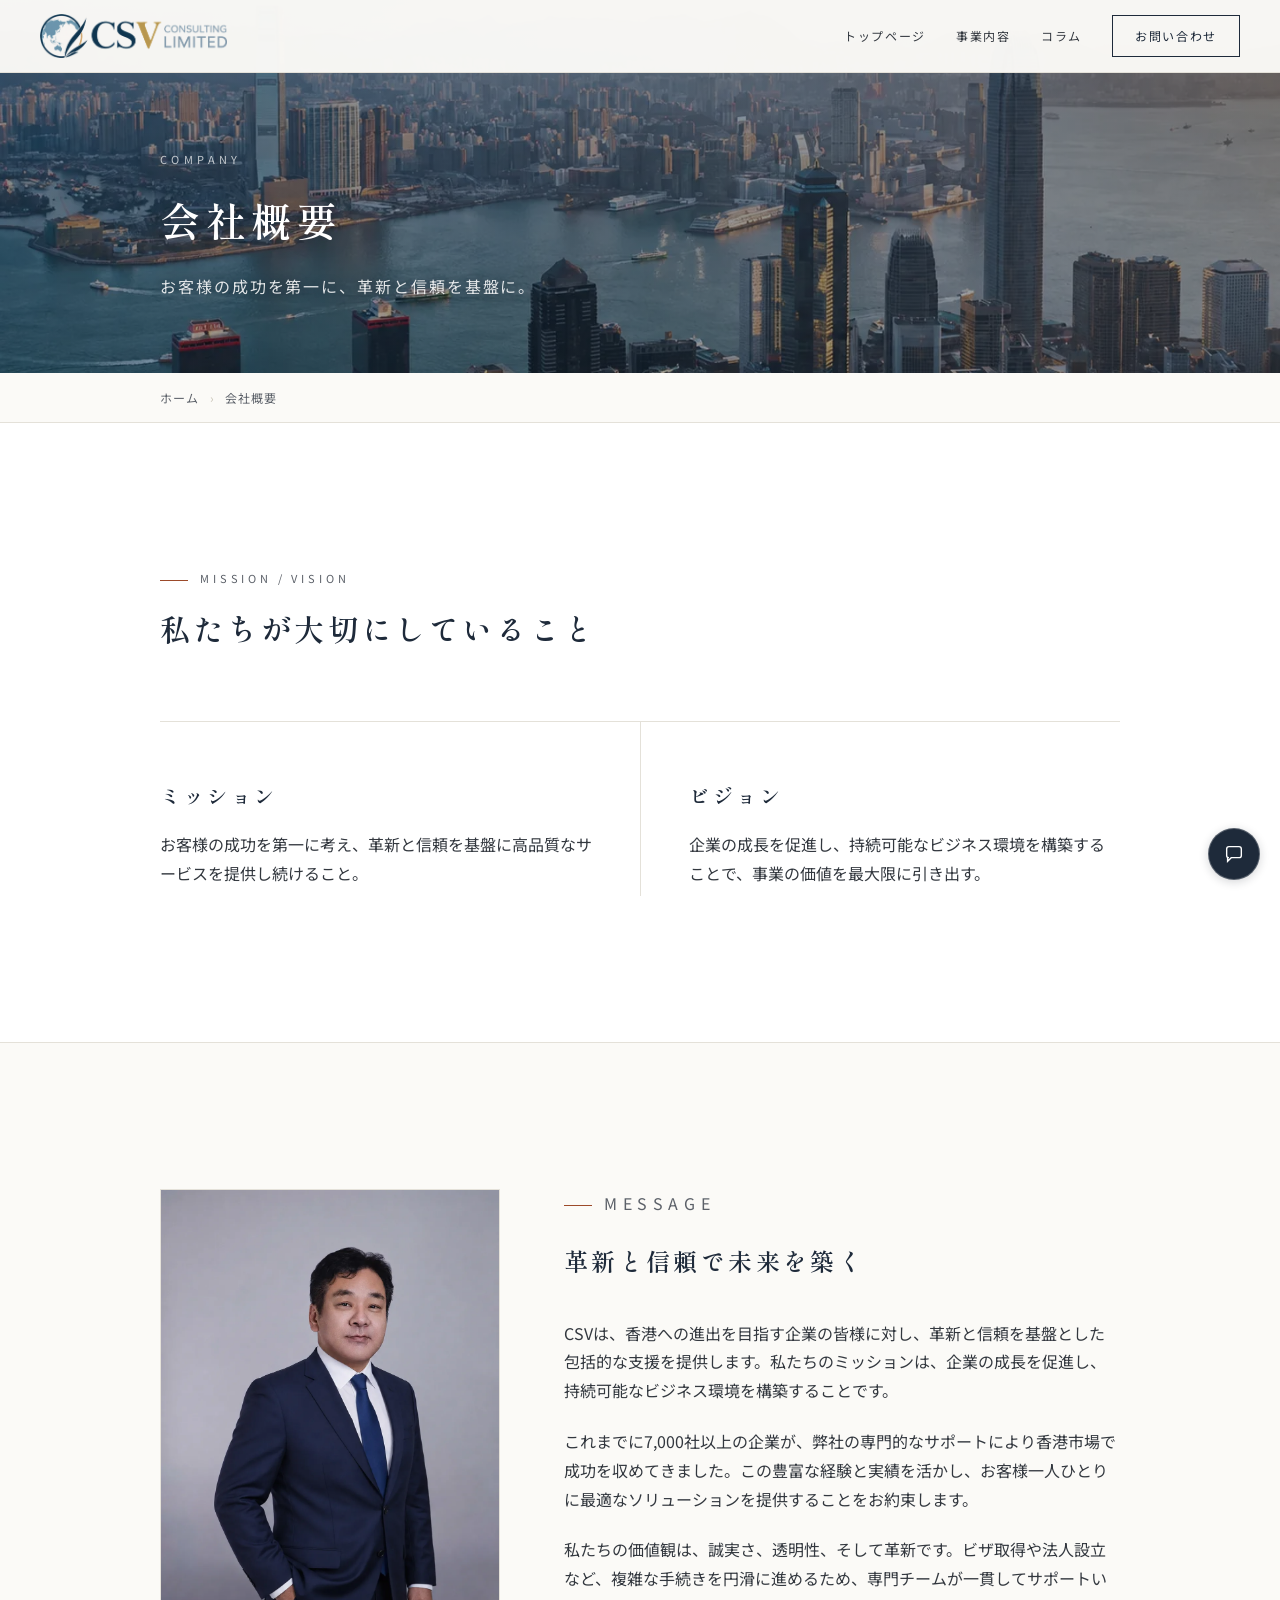
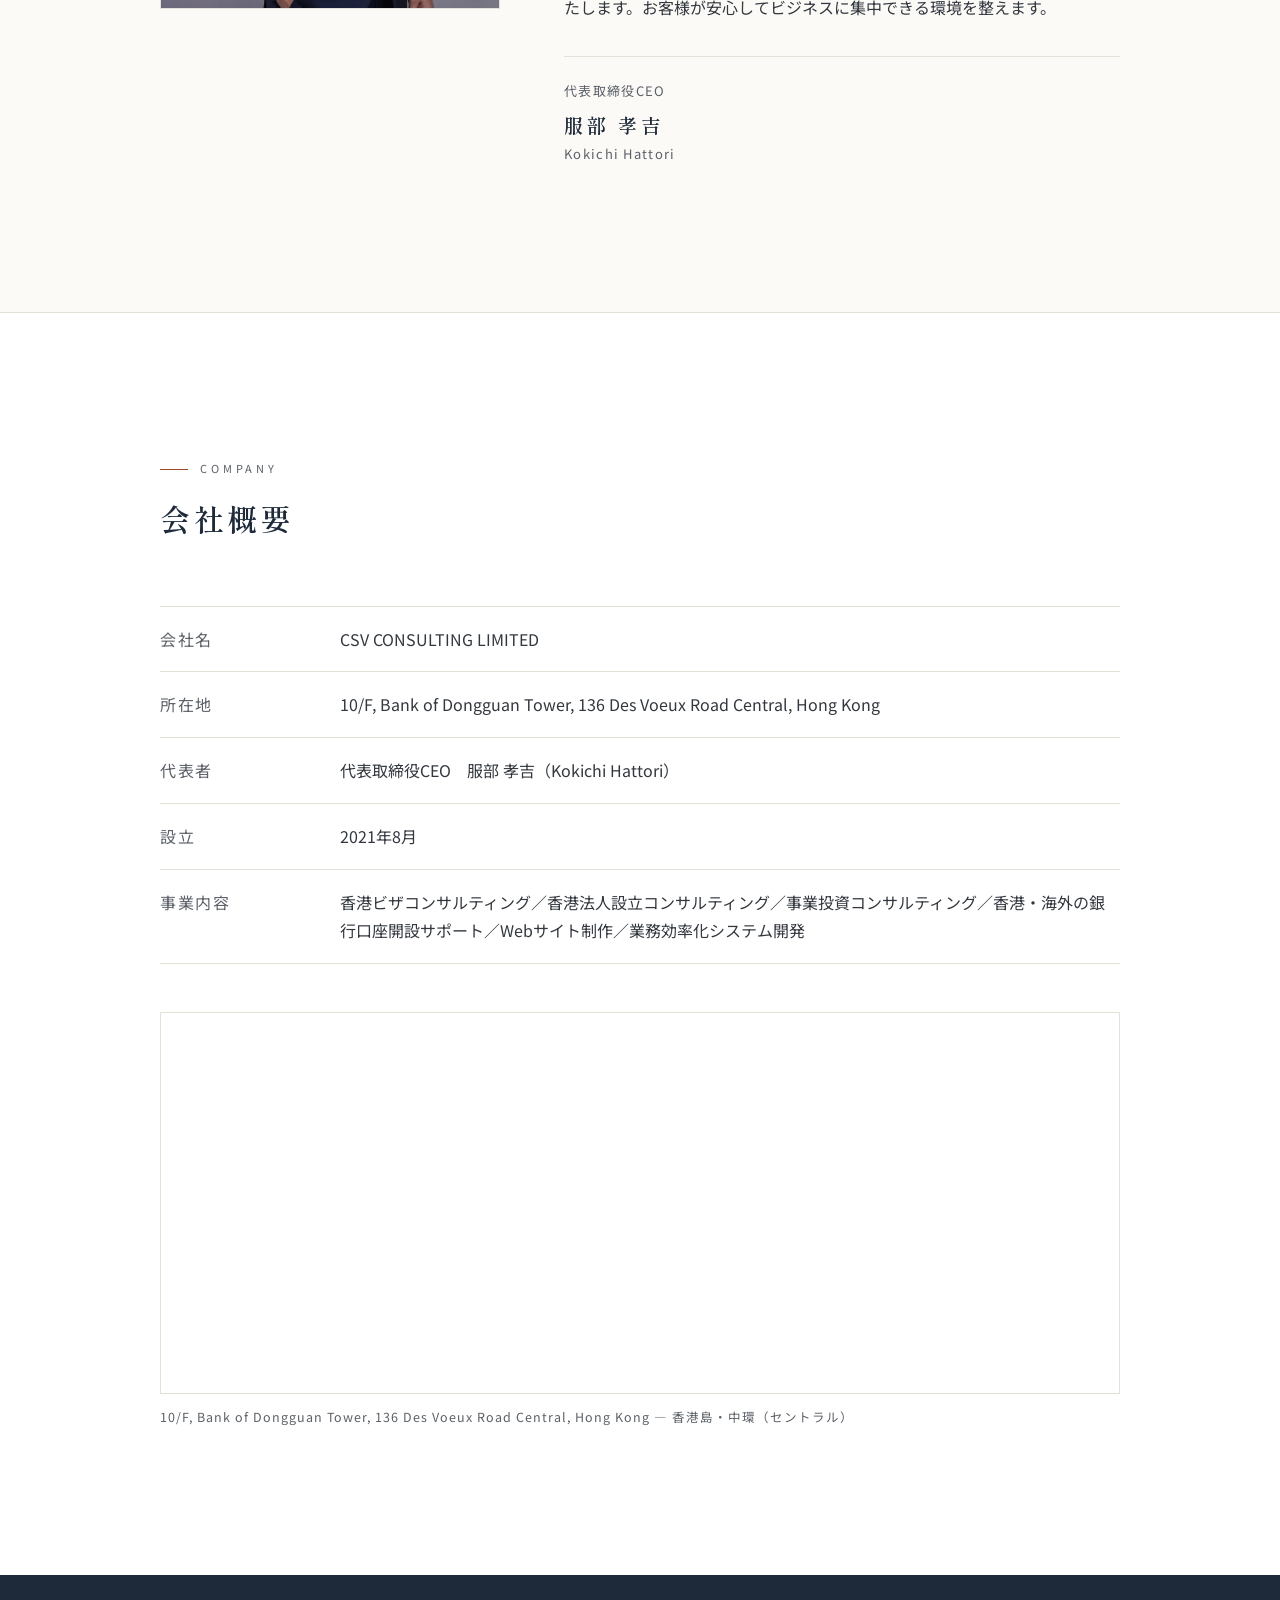
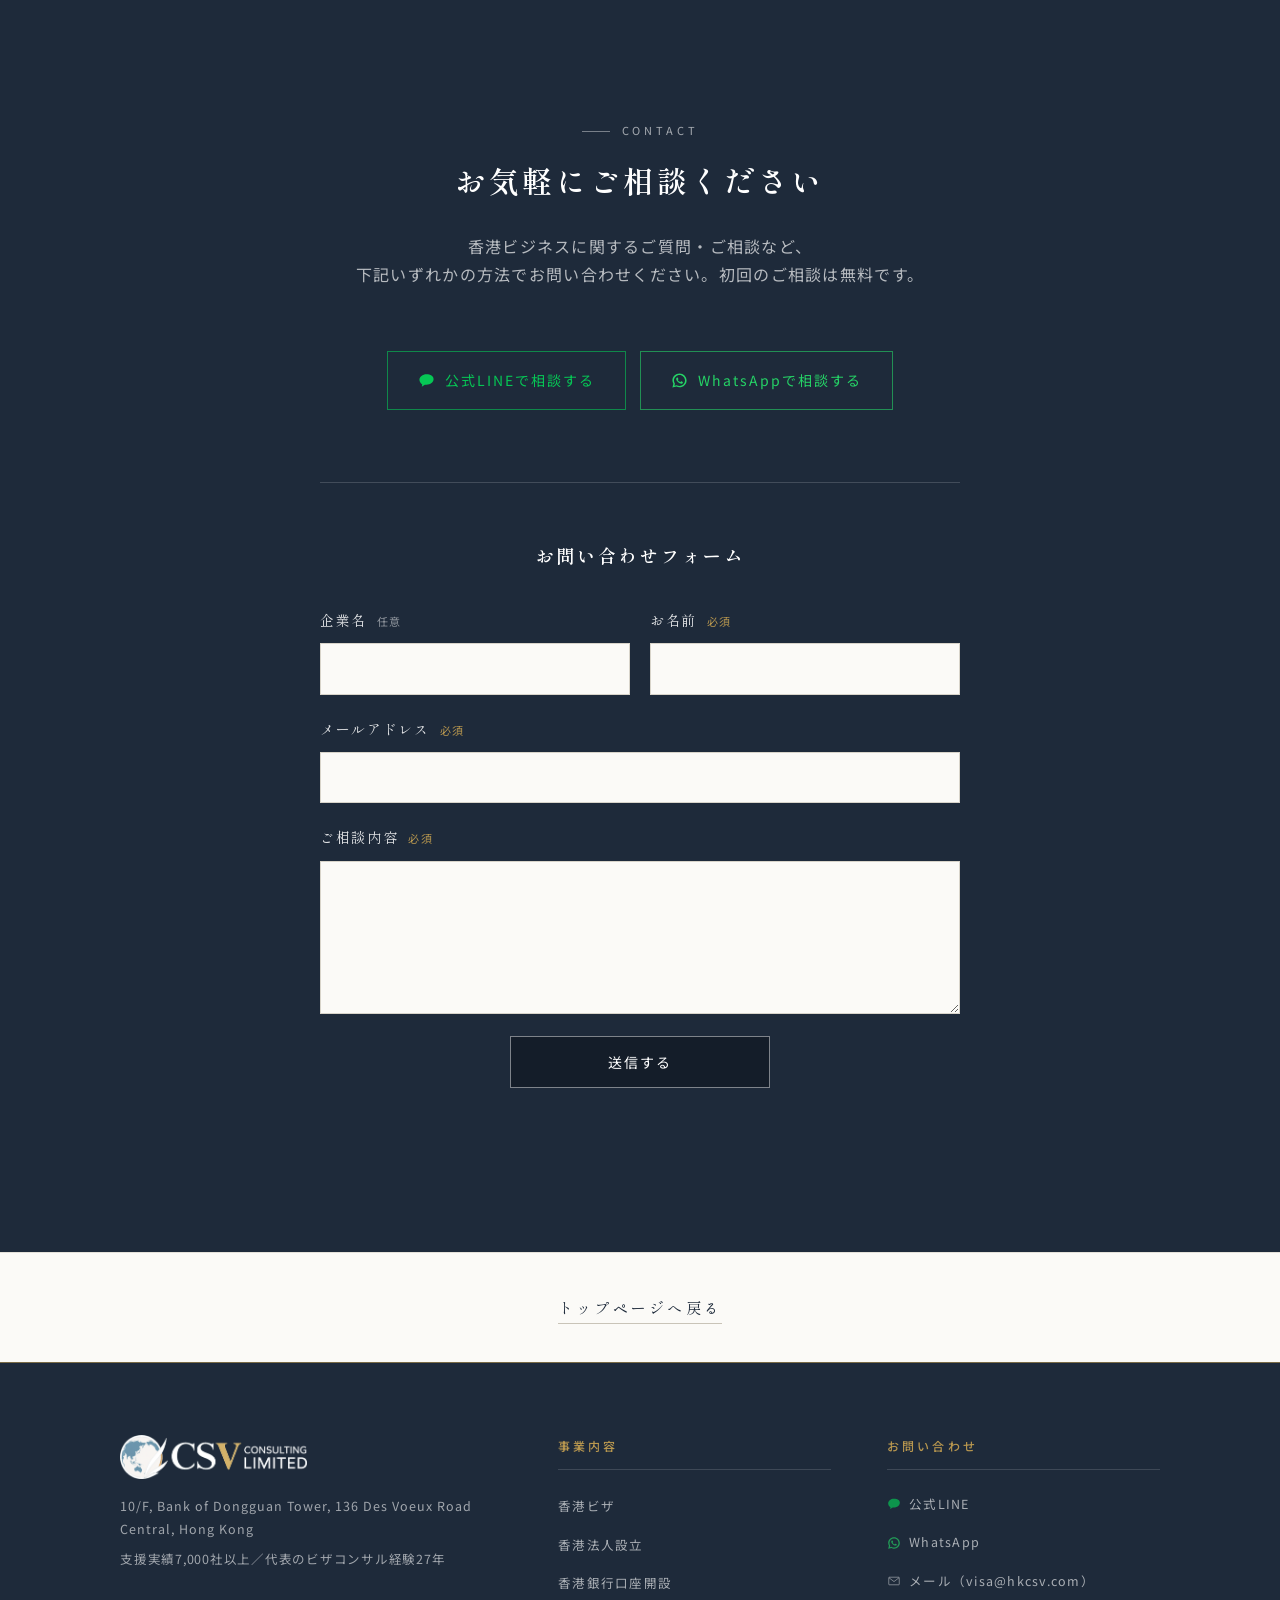
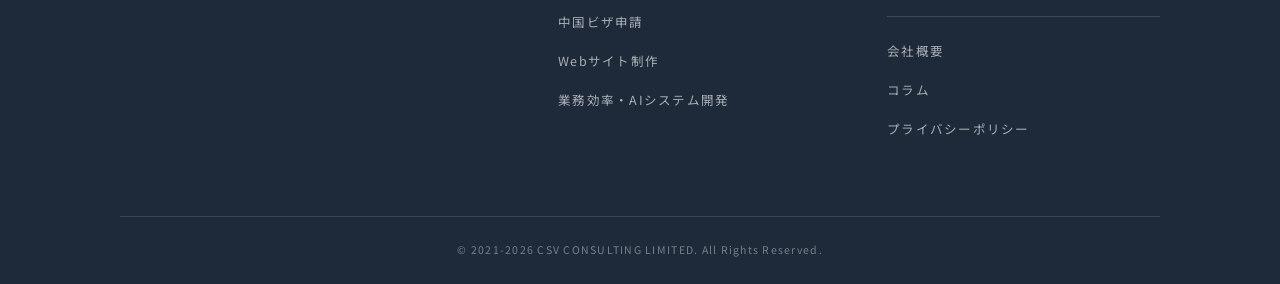
<file: about.html>
<!DOCTYPE html>
<html lang="ja">
<head>
<meta charset="UTF-8">
<meta name="viewport" content="width=device-width, initial-scale=1.0">
<!-- Google tag (gtag.js) -->
<script>
  window.dataLayer = window.dataLayer || [];
  function gtag(){dataLayer.push(arguments);}
  gtag('js', new Date());
  gtag('config', 'G-2SQB8SFXQP');
  window.addEventListener('load', function(){
    var s = document.createElement('script');
    s.async = true;
    s.src = 'https://www.googletagmanager.com/gtag/js?id=G-2SQB8SFXQP';
    document.head.appendChild(s);
  });
</script>

<title>会社概要・代表挨拶｜CSV CONSULTING LIMITED</title>
<meta name="description" content="CSV CONSULTING LIMITEDの会社概要。ミッション・ビジョン、代表挨拶、会社情報をご紹介します。所在地は香港・中環（10/F, Bank of Dongguan Tower, 136 Des Voeux Road Central, Hong Kong）、設立2021年8月。支援実績7,000社以上、代表のビザコンサル経験27年。">

<!-- OGP -->
<meta property="og:type" content="article">
<meta property="og:site_name" content="CSV CONSULTING LIMITED">
<meta property="og:title" content="会社概要・代表挨拶｜CSV CONSULTING LIMITED">
<meta property="og:description" content="ミッション・ビジョン、代表挨拶、会社情報。支援実績7,000社以上、代表のビザコンサル経験27年。">
<meta property="og:url" content="https://hkcsv.com/about.html">
<meta property="og:image" content="https://hkcsv.com/images/ogp.jpg">
<meta property="og:locale" content="ja_JP">
<meta name="twitter:card" content="summary_large_image">
<link rel="canonical" href="https://hkcsv.com/about.html">

<link rel="icon" type="image/png" href="images/favicon.png">
<link rel="apple-touch-icon" href="images/favicon.png">

<link rel="preconnect" href="https://fonts.googleapis.com">
<link rel="preconnect" href="https://fonts.gstatic.com" crossorigin>
<link rel="preload" as="style" href="https://fonts.googleapis.com/css2?family=Shippori+Mincho:wght@500;600&family=Noto+Sans+JP:wght@400;500;600&display=swap">
<link href="https://fonts.googleapis.com/css2?family=Shippori+Mincho:wght@500;600&family=Noto+Sans+JP:wght@400;500;600&display=swap" rel="stylesheet" media="print" onload="this.media='all'">
<noscript><link href="https://fonts.googleapis.com/css2?family=Shippori+Mincho:wght@500;600&family=Noto+Sans+JP:wght@400;500;600&display=swap" rel="stylesheet"></noscript>

<link rel="stylesheet" href="css/style.css">
<link rel="stylesheet" href="css/service.css">
<link rel="stylesheet" href="css/chat.css">
</head>
<body class="sv-page">

<header id="hd">
  <a class="brand" href="index.html" aria-label="CSV CONSULTING LIMITED トップページへ"><img src="images/logo.webp" alt="CSV CONSULTING LIMITED" width="391" height="92"></a>
  <nav aria-label="メインメニュー">
    <a href="index.html">トップページ</a>
    <a href="index.html#services">事業内容</a>
    <a href="column/">コラム</a>
    <a href="#contact" class="nav-cta">お問い合わせ</a>
  </nav>
</header>

<!-- ページヒーロー -->
<div class="sv-hero">
  <div class="wrap">
    <p class="sv-hero-en">Company</p>
    <h1>会社概要</h1>
    <p class="sv-hero-tag">お客様の成功を第一に、革新と信頼を基盤に。</p>
  </div>
</div>

<!-- パンくず -->
<nav class="crumb" aria-label="パンくず">
  <div class="wrap">
    <a href="index.html">ホーム</a>
    <span>会社概要</span>
  </div>
</nav>

<!-- ミッション・ビジョン -->
<section class="mv">
  <div class="wrap">
    <p class="label-en rv">Mission / Vision</p>
    <h2 class="heading rv">私たちが大切にしていること</h2>
    <div class="mv-grid">
      <div class="mv-item rv">
        <h3>ミッション</h3>
        <p>お客様の成功を第一に考え、革新と信頼を基盤に高品質なサービスを提供し続けること。</p>
      </div>
      <div class="mv-item rv">
        <h3>ビジョン</h3>
        <p>企業の成長を促進し、持続可能なビジネス環境を構築することで、事業の価値を最大限に引き出す。</p>
      </div>
    </div>
  </div>
</section>

<!-- 代表挨拶 -->
<section class="message" id="message">
  <div class="wrap">
    <div class="msg-grid">
      <div class="msg-photo rv">
        <img src="images/ceo.webp" alt="代表取締役CEO 服部孝吉" width="1024" height="1536" loading="lazy">
      </div>
      <div class="msg-body rv">
        <p class="label-en">Message</p>
        <h3>革新と信頼で未来を築く</h3>
        <p>CSVは、香港への進出を目指す企業の皆様に対し、革新と信頼を基盤とした包括的な支援を提供します。私たちのミッションは、企業の成長を促進し、持続可能なビジネス環境を構築することです。</p>
        <p>これまでに7,000社以上の企業が、弊社の専門的なサポートにより香港市場で成功を収めてきました。この豊富な経験と実績を活かし、お客様一人ひとりに最適なソリューションを提供することをお約束します。</p>
        <p>私たちの価値観は、誠実さ、透明性、そして革新です。ビザ取得や法人設立など、複雑な手続きを円滑に進めるため、専門チームが一貫してサポートいたします。お客様が安心してビジネスに集中できる環境を整えます。</p>
        <div class="msg-sign">
          代表取締役CEO
          <strong>服部 孝吉</strong>
          Kokichi Hattori
        </div>
      </div>
    </div>
  </div>
</section>

<!-- 会社概要 -->
<section class="company" id="company">
  <div class="wrap">
    <p class="label-en rv">Company</p>
    <h2 class="heading rv">会社概要</h2>
    <dl class="co-table rv">
      <div class="co-row"><dt>会社名</dt><dd>CSV CONSULTING LIMITED</dd></div>
      <div class="co-row"><dt>所在地</dt><dd>10/F, Bank of Dongguan Tower, 136 Des Voeux Road Central, Hong Kong</dd></div>
      <div class="co-row"><dt>代表者</dt><dd>代表取締役CEO　服部 孝吉（Kokichi Hattori）</dd></div>
      <div class="co-row"><dt>設立</dt><dd>2021年8月</dd></div>
      <div class="co-row"><dt>事業内容</dt><dd>香港ビザコンサルティング／香港法人設立コンサルティング／事業投資コンサルティング／香港・海外の銀行口座開設サポート／Webサイト制作／業務効率化システム開発</dd></div>
    </dl>
    <div class="co-map rv">
      <iframe
        src="https://www.google.com/maps?q=Bank%20of%20Dongguan%20Tower%2C%20136%20Des%20Voeux%20Road%20Central%2C%20Hong%20Kong&output=embed&hl=ja"
        title="CSV CONSULTING LIMITED 所在地（10/F, Bank of Dongguan Tower, 136 Des Voeux Road Central, Hong Kong）"
        loading="lazy"
        referrerpolicy="no-referrer-when-downgrade"></iframe>
    </div>
    <p class="co-map-note rv">10/F, Bank of Dongguan Tower, 136 Des Voeux Road Central, Hong Kong ― 香港島・中環（セントラル）</p>
  </div>
</section>

<!-- お問い合わせ -->
<section class="contact" id="contact">
  <div class="wrap">
    <p class="label-en rv">Contact</p>
    <h2 class="heading rv">お気軽にご相談ください</h2>
    <p class="contact-lead rv">香港ビジネスに関するご質問・ご相談など、<br>下記いずれかの方法でお問い合わせください。初回のご相談は無料です。</p>
    <div class="contact-btns rv">
      <a class="cbtn cbtn-line" href="https://lin.ee/SfcBcLM" target="_blank" rel="noopener"><svg viewBox="0 0 24 24" aria-hidden="true"><path d="M12 3C6.48 3 2 6.66 2 11.1c0 2.63 1.57 4.96 4.01 6.44-.11.62-.52 2.1-.6 2.43-.09.4.15.5.44.36.36-.17 2.73-1.81 3.74-2.5.78.11 1.58.17 2.41.17 5.52 0 10-3.66 10-8.1S17.52 3 12 3z"/></svg>公式LINEで相談する</a>
      <a class="cbtn cbtn-wa" href="https://api.whatsapp.com/send/?phone=85295750123&text&type=phone_number&app_absent=0" target="_blank" rel="noopener"><svg viewBox="0 0 24 24" aria-hidden="true"><path d="M12 2C6.49 2 2 6.36 2 11.72c0 1.72.47 3.4 1.35 4.88L2 22l5.55-1.42c1.35.72 2.89 1.1 4.45 1.1 5.51 0 10-4.36 10-9.72S17.51 2 12 2zm0 17.8c-1.4 0-2.77-.37-3.96-1.06l-.28-.17-2.95.76.79-2.84-.19-.29c-.78-1.23-1.19-2.65-1.19-4.12 0-4.32 3.5-7.83 7.78-7.83s7.78 3.51 7.78 7.83-3.5 7.72-7.78 7.72zm4.27-5.86c-.23-.12-1.38-.68-1.6-.76-.21-.08-.37-.12-.52.12-.16.23-.6.76-.74.91-.13.16-.27.18-.5.06-.23-.12-.99-.36-1.88-1.16-.7-.62-1.17-1.39-1.3-1.62-.14-.23-.02-.36.1-.47.11-.1.24-.27.35-.41.12-.14.16-.23.24-.39.08-.16.04-.29-.02-.41-.06-.12-.52-1.26-.72-1.72-.19-.45-.38-.39-.52-.4h-.45c-.16 0-.41.06-.63.29-.21.23-.82.8-.82 1.95s.84 2.26.96 2.42c.12.16 1.65 2.52 4 3.53.56.24 1 .39 1.34.5.56.18 1.07.15 1.48.09.45-.07 1.38-.56 1.58-1.11.19-.55.19-1.01.14-1.11-.06-.1-.21-.16-.44-.28z"/></svg>WhatsAppで相談する</a>
    </div>

    <div class="cform-wrap rv">
      <p class="cform-title">お問い合わせフォーム</p>
      <form class="cform" novalidate>
        <div class="cform-row">
          <label>企業名<small>任意</small>
            <input type="text" name="company" autocomplete="organization">
          </label>
          <label>お名前<small class="req">必須</small>
            <input type="text" name="name" required autocomplete="name">
          </label>
        </div>
        <label>メールアドレス<small class="req">必須</small>
          <input type="email" name="email" required autocomplete="email">
        </label>
        <label>ご相談内容<small class="req">必須</small>
          <textarea name="message" rows="5" required></textarea>
        </label>
        <div class="cform-hp" aria-hidden="true">
          <label>会社URL<input type="text" name="company_url" tabindex="-1" autocomplete="off"></label>
        </div>
        <button type="submit" class="cform-send">送信する</button>
        <p class="cform-note" role="status" aria-live="polite"></p>
      </form>
    </div>
  </div>
</section>

<div class="back-home">
  <div class="wrap"><a href="index.html">トップページへ戻る</a></div>
</div>

<footer>
  <div class="ft-grid">
    <div class="ft-col">
      <img class="ft-logo" src="images/logo-white.webp" alt="CSV CONSULTING LIMITED" width="391" height="92">
      <p class="ft-addr">10/F, Bank of Dongguan Tower, 136 Des Voeux Road Central, Hong Kong</p>
      <p class="ft-note">支援実績7,000社以上／代表のビザコンサル経験27年</p>
    </div>
    <nav class="ft-col" aria-label="事業内容">
      <h3>事業内容</h3>
      <ul>
        <li><a href="services/visa.html">香港ビザ</a></li>
        <li><a href="services/company.html">香港法人設立</a></li>
        <li><a href="services/bank.html">香港銀行口座開設</a></li>
        <li><a href="services/china-visa.html">中国ビザ申請</a></li>
        <li><a href="services/web.html">Webサイト制作</a></li>
        <li><a href="services/ai.html">業務効率・AIシステム開発</a></li>
      </ul>
    </nav>
    <nav class="ft-col" aria-label="お問い合わせ・その他">
      <h3>お問い合わせ</h3>
      <ul>
        <li><a class="ft-ic ft-ic-line" href="https://lin.ee/SfcBcLM" target="_blank" rel="noopener"><svg viewBox="0 0 24 24" aria-hidden="true"><path d="M12 3C6.48 3 2 6.66 2 11.1c0 2.63 1.57 4.96 4.01 6.44-.11.62-.52 2.1-.6 2.43-.09.4.15.5.44.36.36-.17 2.73-1.81 3.74-2.5.78.11 1.58.17 2.41.17 5.52 0 10-3.66 10-8.1S17.52 3 12 3z"/></svg>公式LINE</a></li>
        <li><a class="ft-ic ft-ic-wa" href="https://api.whatsapp.com/send/?phone=85295750123&text&type=phone_number&app_absent=0" target="_blank" rel="noopener"><svg viewBox="0 0 24 24" aria-hidden="true"><path d="M12 2C6.49 2 2 6.36 2 11.72c0 1.72.47 3.4 1.35 4.88L2 22l5.55-1.42c1.35.72 2.89 1.1 4.45 1.1 5.51 0 10-4.36 10-9.72S17.51 2 12 2zm0 17.8c-1.4 0-2.77-.37-3.96-1.06l-.28-.17-2.95.76.79-2.84-.19-.29c-.78-1.23-1.19-2.65-1.19-4.12 0-4.32 3.5-7.83 7.78-7.83s7.78 3.51 7.78 7.83-3.5 7.72-7.78 7.72zm4.27-5.86c-.23-.12-1.38-.68-1.6-.76-.21-.08-.37-.12-.52.12-.16.23-.6.76-.74.91-.13.16-.27.18-.5.06-.23-.12-.99-.36-1.88-1.16-.7-.62-1.17-1.39-1.3-1.62-.14-.23-.02-.36.1-.47.11-.1.24-.27.35-.41.12-.14.16-.23.24-.39.08-.16.04-.29-.02-.41-.06-.12-.52-1.26-.72-1.72-.19-.45-.38-.39-.52-.4h-.45c-.16 0-.41.06-.63.29-.21.23-.82.8-.82 1.95s.84 2.26.96 2.42c.12.16 1.65 2.52 4 3.53.56.24 1 .39 1.34.5.56.18 1.07.15 1.48.09.45-.07 1.38-.56 1.58-1.11.19-.55.19-1.01.14-1.11-.06-.1-.21-.16-.44-.28z"/></svg>WhatsApp</a></li>
        <li><a class="ft-ic ft-ic-mail" href="mailto:visa@hkcsv.com?subject=%E3%81%8A%E5%95%8F%E3%81%84%E5%90%88%E3%82%8F%E3%81%9B%28%E3%82%B5%E3%82%A4%E3%83%88%E3%82%88%E3%82%8A%29"><svg viewBox="0 0 24 24" aria-hidden="true" class="ic-mail"><rect x="3" y="5.5" width="18" height="13" rx="1"/><path d="M3.5 6.5 12 13l8.5-6.5"/></svg>メール（visa@hkcsv.com）</a></li>
        <li class="ft-sep"><a href="about.html">会社概要</a></li>
        <li><a href="column/">コラム</a></li>
        <li><a href="privacy.html">プライバシーポリシー</a></li>
      </ul>
    </nav>
  </div>
  <span class="ft-c">© 2021-2026 CSV CONSULTING LIMITED. All Rights Reserved.</span>
</footer>

<script src="js/service.js" defer></script>
<script src="js/chat.js" defer></script>
<script src="js/backtop.js" defer></script>
<script src="js/contact-form.js" defer></script>
</body>
</html>
</file>
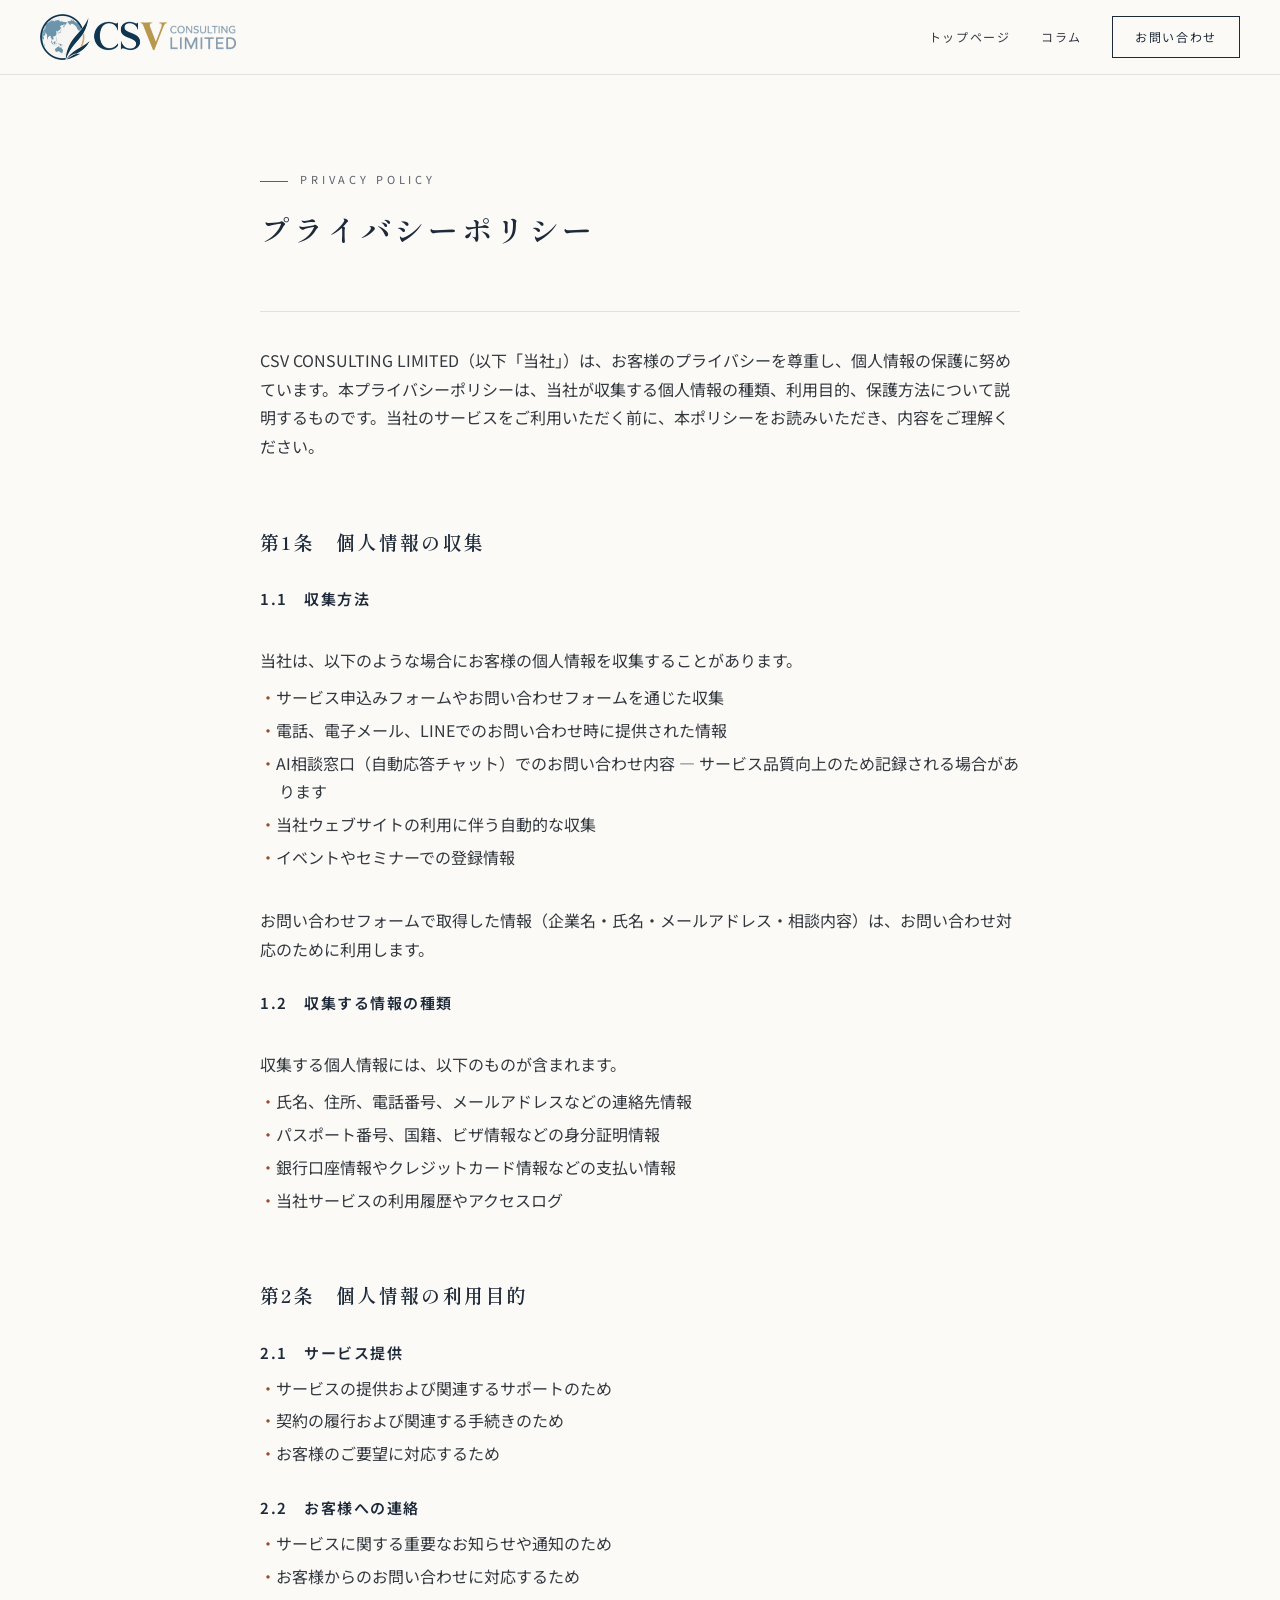
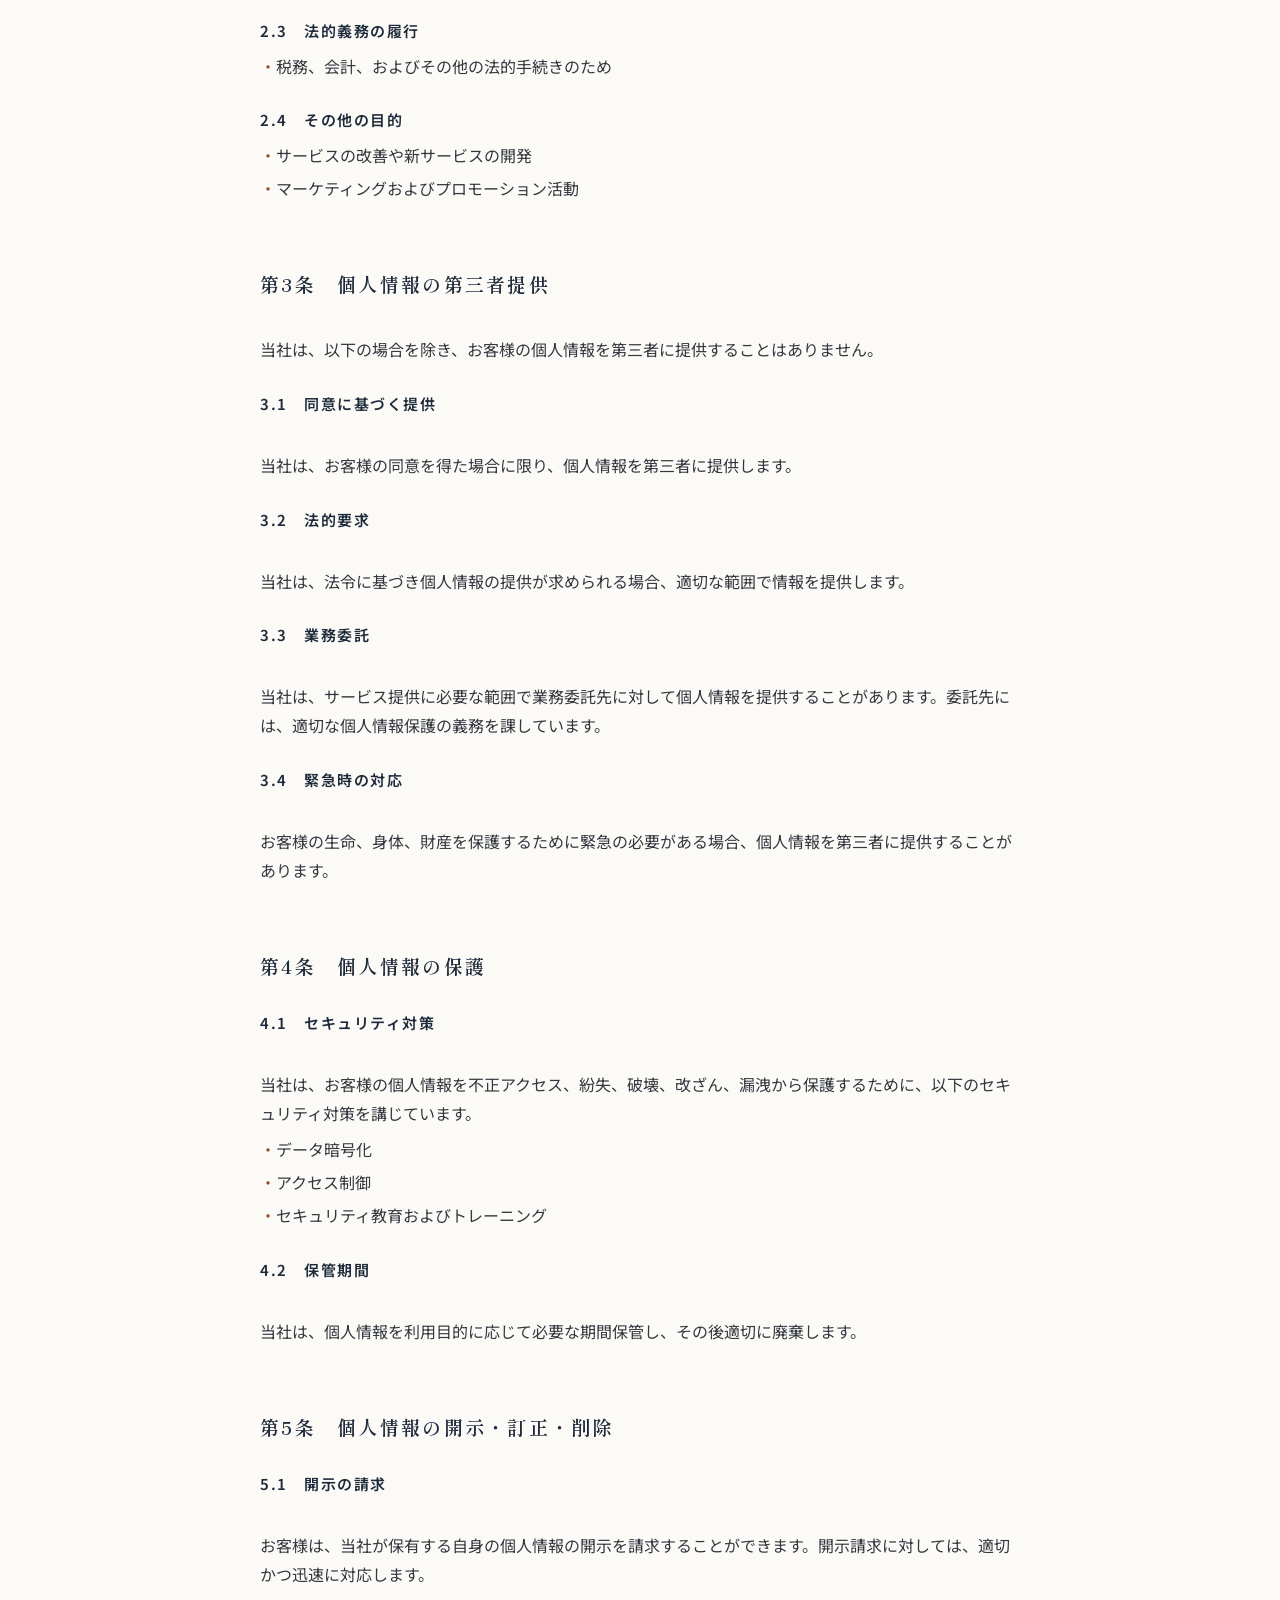
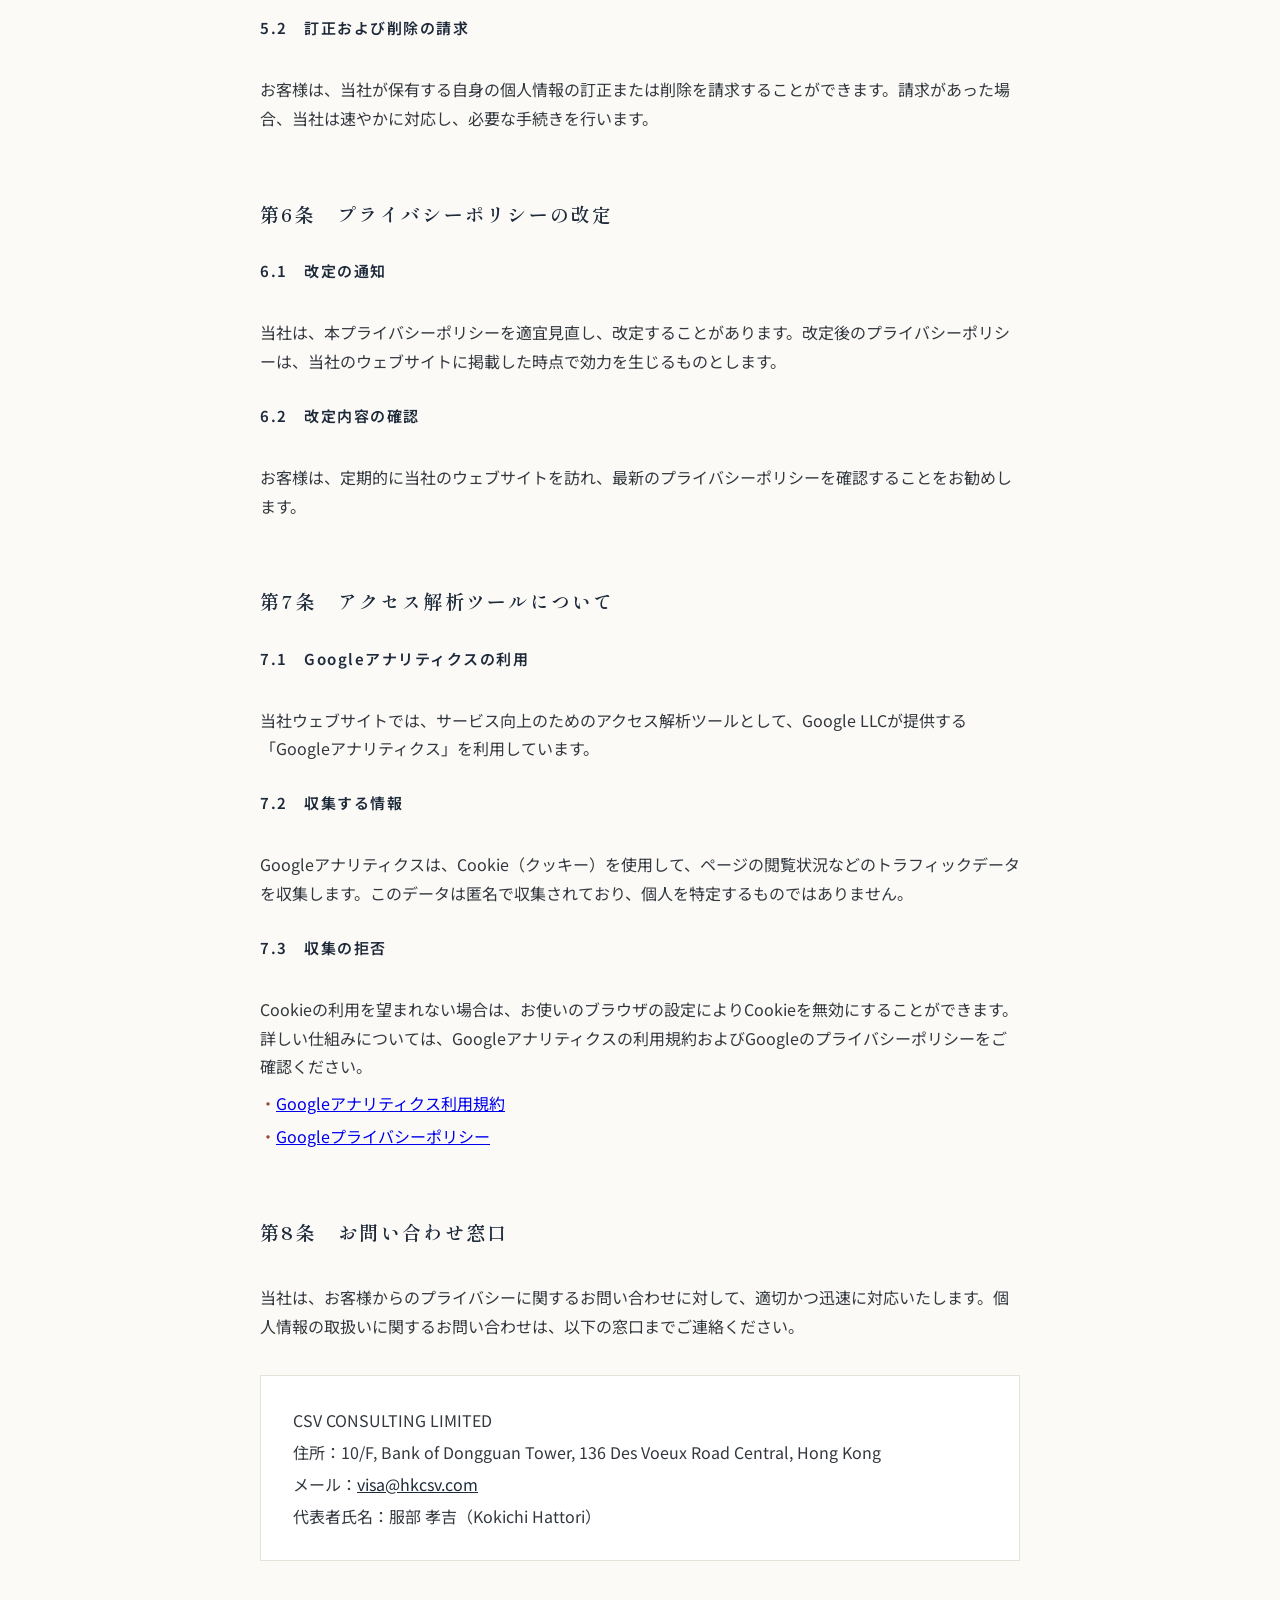
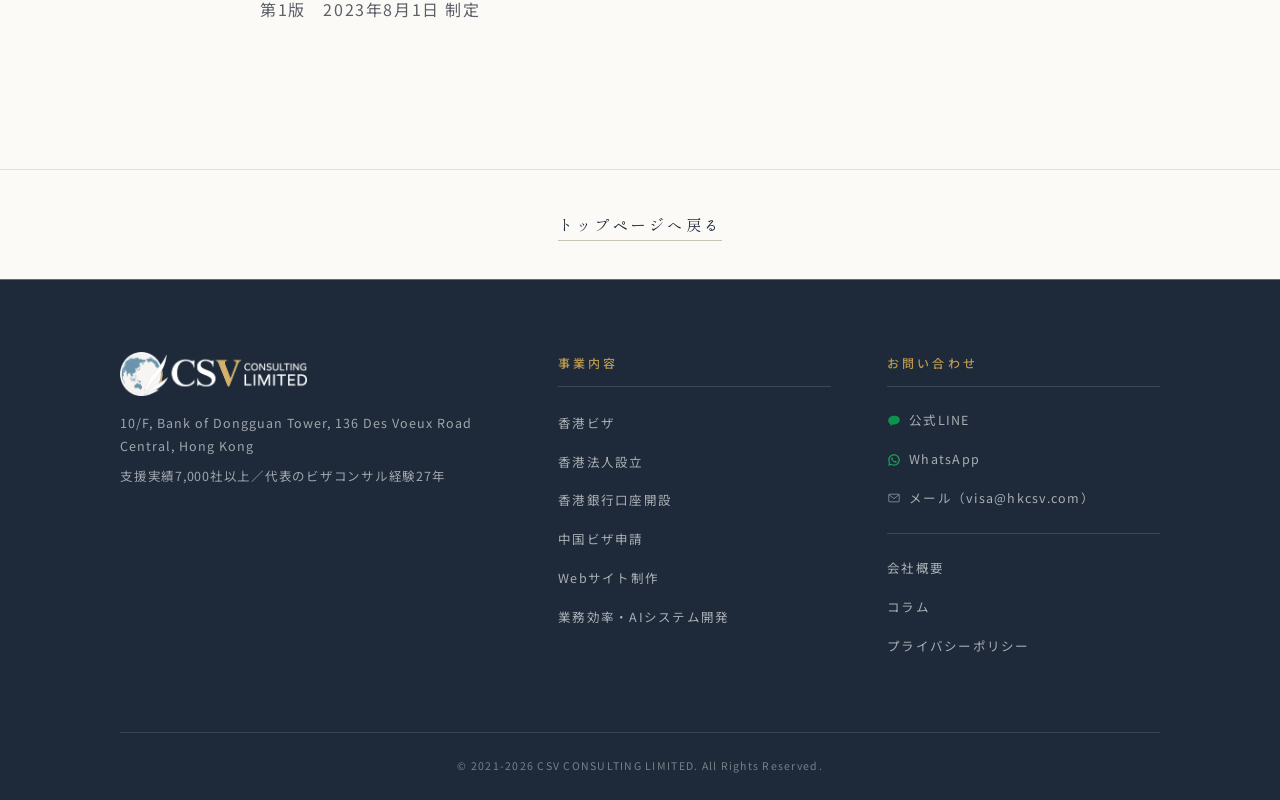
<file: privacy.html>
<!DOCTYPE html>
<html lang="ja">
<head>
<meta charset="UTF-8">
<meta name="viewport" content="width=device-width, initial-scale=1.0">
<!-- Google tag (gtag.js) -->
<script>
  window.dataLayer = window.dataLayer || [];
  function gtag(){dataLayer.push(arguments);}
  gtag('js', new Date());
  gtag('config', 'G-2SQB8SFXQP');
  window.addEventListener('load', function(){
    var s = document.createElement('script');
    s.async = true;
    s.src = 'https://www.googletagmanager.com/gtag/js?id=G-2SQB8SFXQP';
    document.head.appendChild(s);
  });
</script>

<title>プライバシーポリシー｜CSV CONSULTING LIMITED</title>
<meta name="description" content="CSV CONSULTING LIMITEDのプライバシーポリシー。当社が収集する個人情報の種類、利用目的、保護方法についてご説明します。">

<!-- OGP -->
<meta property="og:type" content="article">
<meta property="og:site_name" content="CSV CONSULTING LIMITED">
<meta property="og:title" content="プライバシーポリシー｜CSV CONSULTING LIMITED">
<meta property="og:description" content="当社が収集する個人情報の種類、利用目的、保護方法についてご説明します。">
<meta property="og:url" content="https://hkcsv.com/privacy.html">
<meta property="og:image" content="https://hkcsv.com/images/ogp.jpg">
<meta property="og:locale" content="ja_JP">
<meta name="twitter:card" content="summary_large_image">
<link rel="canonical" href="https://hkcsv.com/privacy.html">

<link rel="icon" type="image/png" href="images/favicon.png">
<link rel="apple-touch-icon" href="images/favicon.png">

<link rel="preconnect" href="https://fonts.googleapis.com">
<link rel="preconnect" href="https://fonts.gstatic.com" crossorigin>
<link rel="preload" as="style" href="https://fonts.googleapis.com/css2?family=Shippori+Mincho:wght@500;600&family=Noto+Sans+JP:wght@400;500;600&display=swap">
<link href="https://fonts.googleapis.com/css2?family=Shippori+Mincho:wght@500;600&family=Noto+Sans+JP:wght@400;500;600&display=swap" rel="stylesheet" media="print" onload="this.media='all'">
<noscript><link href="https://fonts.googleapis.com/css2?family=Shippori+Mincho:wght@500;600&family=Noto+Sans+JP:wght@400;500;600&display=swap" rel="stylesheet"></noscript>

<link rel="stylesheet" href="css/style.css">
<style>
  /* このページはヒーローが無いためヘッダーを常時白背景で表示し、ナビはトップへのリンクのみ */
  header nav{ display:flex !important; }
  .menu-btn{ display:none !important; }
  /* スマホ幅：コラム追加でリンクが増えたため詰めて表示 */
  @media (max-width:900px){
    header.on{ padding:14px 12px 14px 24px; }
    header nav{ gap:10px; }
    header nav a{ font-size:11px; letter-spacing:.06em; }
    .nav-cta{ padding:8px 10px; }
  }
  @media (max-width:480px){
    header.on{ padding-left:16px; }
    .brand img{ height:30px; }
  }
</style>
</head>
<body>

<header id="hd" class="on">
  <a class="brand" href="index.html" aria-label="CSV CONSULTING LIMITED トップページへ"><img src="images/logo.webp" alt="CSV CONSULTING LIMITED" width="391" height="92"></a>
  <nav aria-label="メインメニュー">
    <a href="index.html">トップページ</a>
    <a href="column/">コラム</a>
    <a href="index.html#contact" class="nav-cta">お問い合わせ</a>
  </nav>
</header>

<section class="legal">
  <div class="wrap">
    <p class="label-en">Privacy Policy</p>
    <h2 class="heading">プライバシーポリシー</h2>

    <div class="legal-body">
      <p>CSV CONSULTING LIMITED（以下「当社」）は、お客様のプライバシーを尊重し、個人情報の保護に努めています。本プライバシーポリシーは、当社が収集する個人情報の種類、利用目的、保護方法について説明するものです。当社のサービスをご利用いただく前に、本ポリシーをお読みいただき、内容をご理解ください。</p>

      <h3>第1条　個人情報の収集</h3>
      <h4>1.1　収集方法</h4>
      <p class="legal-note">当社は、以下のような場合にお客様の個人情報を収集することがあります。</p>
      <ul>
        <li>サービス申込みフォームやお問い合わせフォームを通じた収集</li>
        <li>電話、電子メール、LINEでのお問い合わせ時に提供された情報</li>
        <li>AI相談窓口（自動応答チャット）でのお問い合わせ内容 ― サービス品質向上のため記録される場合があります</li>
        <li>当社ウェブサイトの利用に伴う自動的な収集</li>
        <li>イベントやセミナーでの登録情報</li>
      </ul>
      <p class="legal-note">お問い合わせフォームで取得した情報（企業名・氏名・メールアドレス・相談内容）は、お問い合わせ対応のために利用します。</p>
      <h4>1.2　収集する情報の種類</h4>
      <p class="legal-note">収集する個人情報には、以下のものが含まれます。</p>
      <ul>
        <li>氏名、住所、電話番号、メールアドレスなどの連絡先情報</li>
        <li>パスポート番号、国籍、ビザ情報などの身分証明情報</li>
        <li>銀行口座情報やクレジットカード情報などの支払い情報</li>
        <li>当社サービスの利用履歴やアクセスログ</li>
      </ul>

      <h3>第2条　個人情報の利用目的</h3>
      <h4>2.1　サービス提供</h4>
      <ul>
        <li>サービスの提供および関連するサポートのため</li>
        <li>契約の履行および関連する手続きのため</li>
        <li>お客様のご要望に対応するため</li>
      </ul>
      <h4>2.2　お客様への連絡</h4>
      <ul>
        <li>サービスに関する重要なお知らせや通知のため</li>
        <li>お客様からのお問い合わせに対応するため</li>
      </ul>
      <h4>2.3　法的義務の履行</h4>
      <ul>
        <li>税務、会計、およびその他の法的手続きのため</li>
      </ul>
      <h4>2.4　その他の目的</h4>
      <ul>
        <li>サービスの改善や新サービスの開発</li>
        <li>マーケティングおよびプロモーション活動</li>
      </ul>

      <h3>第3条　個人情報の第三者提供</h3>
      <p class="legal-note">当社は、以下の場合を除き、お客様の個人情報を第三者に提供することはありません。</p>
      <h4>3.1　同意に基づく提供</h4>
      <p class="legal-note">当社は、お客様の同意を得た場合に限り、個人情報を第三者に提供します。</p>
      <h4>3.2　法的要求</h4>
      <p class="legal-note">当社は、法令に基づき個人情報の提供が求められる場合、適切な範囲で情報を提供します。</p>
      <h4>3.3　業務委託</h4>
      <p class="legal-note">当社は、サービス提供に必要な範囲で業務委託先に対して個人情報を提供することがあります。委託先には、適切な個人情報保護の義務を課しています。</p>
      <h4>3.4　緊急時の対応</h4>
      <p class="legal-note">お客様の生命、身体、財産を保護するために緊急の必要がある場合、個人情報を第三者に提供することがあります。</p>

      <h3>第4条　個人情報の保護</h3>
      <h4>4.1　セキュリティ対策</h4>
      <p class="legal-note">当社は、お客様の個人情報を不正アクセス、紛失、破壊、改ざん、漏洩から保護するために、以下のセキュリティ対策を講じています。</p>
      <ul>
        <li>データ暗号化</li>
        <li>アクセス制御</li>
        <li>セキュリティ教育およびトレーニング</li>
      </ul>
      <h4>4.2　保管期間</h4>
      <p class="legal-note">当社は、個人情報を利用目的に応じて必要な期間保管し、その後適切に廃棄します。</p>

      <h3>第5条　個人情報の開示・訂正・削除</h3>
      <h4>5.1　開示の請求</h4>
      <p class="legal-note">お客様は、当社が保有する自身の個人情報の開示を請求することができます。開示請求に対しては、適切かつ迅速に対応します。</p>
      <h4>5.2　訂正および削除の請求</h4>
      <p class="legal-note">お客様は、当社が保有する自身の個人情報の訂正または削除を請求することができます。請求があった場合、当社は速やかに対応し、必要な手続きを行います。</p>

      <h3>第6条　プライバシーポリシーの改定</h3>
      <h4>6.1　改定の通知</h4>
      <p class="legal-note">当社は、本プライバシーポリシーを適宜見直し、改定することがあります。改定後のプライバシーポリシーは、当社のウェブサイトに掲載した時点で効力を生じるものとします。</p>
      <h4>6.2　改定内容の確認</h4>
      <p class="legal-note">お客様は、定期的に当社のウェブサイトを訪れ、最新のプライバシーポリシーを確認することをお勧めします。</p>

      <h3>第7条　アクセス解析ツールについて</h3>
      <h4>7.1　Googleアナリティクスの利用</h4>
      <p class="legal-note">当社ウェブサイトでは、サービス向上のためのアクセス解析ツールとして、Google LLCが提供する「Googleアナリティクス」を利用しています。</p>
      <h4>7.2　収集する情報</h4>
      <p class="legal-note">Googleアナリティクスは、Cookie（クッキー）を使用して、ページの閲覧状況などのトラフィックデータを収集します。このデータは匿名で収集されており、個人を特定するものではありません。</p>
      <h4>7.3　収集の拒否</h4>
      <p class="legal-note">Cookieの利用を望まれない場合は、お使いのブラウザの設定によりCookieを無効にすることができます。詳しい仕組みについては、Googleアナリティクスの利用規約およびGoogleのプライバシーポリシーをご確認ください。</p>
      <ul>
        <li><a href="https://marketingplatform.google.com/about/analytics/terms/jp/" target="_blank" rel="noopener">Googleアナリティクス利用規約</a></li>
        <li><a href="https://policies.google.com/privacy?hl=ja" target="_blank" rel="noopener">Googleプライバシーポリシー</a></li>
      </ul>

      <h3>第8条　お問い合わせ窓口</h3>
      <p class="legal-note">当社は、お客様からのプライバシーに関するお問い合わせに対して、適切かつ迅速に対応いたします。個人情報の取扱いに関するお問い合わせは、以下の窓口までご連絡ください。</p>
      <div class="legal-contact">
        CSV CONSULTING LIMITED<br>
        住所：10/F, Bank of Dongguan Tower, 136 Des Voeux Road Central, Hong Kong<br>
        メール：<a href="mailto:visa@hkcsv.com?subject=%E3%81%8A%E5%95%8F%E3%81%84%E5%90%88%E3%82%8F%E3%81%9B%28%E3%82%B5%E3%82%A4%E3%83%88%E3%82%88%E3%82%8A%29">visa@hkcsv.com</a><br>
        代表者氏名：服部 孝吉（Kokichi Hattori）
      </div>

      <p class="legal-est">第1版　2023年8月1日 制定</p>

    </div>
  </div>
</section>

<div class="back-home">
  <div class="wrap"><a href="index.html">トップページへ戻る</a></div>
</div>

<footer>
  <div class="ft-grid">
    <div class="ft-col">
      <img class="ft-logo" src="images/logo-white.webp" alt="CSV CONSULTING LIMITED" width="391" height="92">
      <p class="ft-addr">10/F, Bank of Dongguan Tower, 136 Des Voeux Road Central, Hong Kong</p>
      <p class="ft-note">支援実績7,000社以上／代表のビザコンサル経験27年</p>
    </div>
    <nav class="ft-col" aria-label="事業内容">
      <h3>事業内容</h3>
      <ul>
        <li><a href="services/visa.html">香港ビザ</a></li>
        <li><a href="services/company.html">香港法人設立</a></li>
        <li><a href="services/bank.html">香港銀行口座開設</a></li>
        <li><a href="services/china-visa.html">中国ビザ申請</a></li>
        <li><a href="services/web.html">Webサイト制作</a></li>
        <li><a href="services/ai.html">業務効率・AIシステム開発</a></li>
      </ul>
    </nav>
    <nav class="ft-col" aria-label="お問い合わせ・その他">
      <h3>お問い合わせ</h3>
      <ul>
        <li><a class="ft-ic ft-ic-line" href="https://lin.ee/SfcBcLM" target="_blank" rel="noopener"><svg viewBox="0 0 24 24" aria-hidden="true"><path d="M12 3C6.48 3 2 6.66 2 11.1c0 2.63 1.57 4.96 4.01 6.44-.11.62-.52 2.1-.6 2.43-.09.4.15.5.44.36.36-.17 2.73-1.81 3.74-2.5.78.11 1.58.17 2.41.17 5.52 0 10-3.66 10-8.1S17.52 3 12 3z"/></svg>公式LINE</a></li>
        <li><a class="ft-ic ft-ic-wa" href="https://api.whatsapp.com/send/?phone=85295750123&text&type=phone_number&app_absent=0" target="_blank" rel="noopener"><svg viewBox="0 0 24 24" aria-hidden="true"><path d="M12 2C6.49 2 2 6.36 2 11.72c0 1.72.47 3.4 1.35 4.88L2 22l5.55-1.42c1.35.72 2.89 1.1 4.45 1.1 5.51 0 10-4.36 10-9.72S17.51 2 12 2zm0 17.8c-1.4 0-2.77-.37-3.96-1.06l-.28-.17-2.95.76.79-2.84-.19-.29c-.78-1.23-1.19-2.65-1.19-4.12 0-4.32 3.5-7.83 7.78-7.83s7.78 3.51 7.78 7.83-3.5 7.72-7.78 7.72zm4.27-5.86c-.23-.12-1.38-.68-1.6-.76-.21-.08-.37-.12-.52.12-.16.23-.6.76-.74.91-.13.16-.27.18-.5.06-.23-.12-.99-.36-1.88-1.16-.7-.62-1.17-1.39-1.3-1.62-.14-.23-.02-.36.1-.47.11-.1.24-.27.35-.41.12-.14.16-.23.24-.39.08-.16.04-.29-.02-.41-.06-.12-.52-1.26-.72-1.72-.19-.45-.38-.39-.52-.4h-.45c-.16 0-.41.06-.63.29-.21.23-.82.8-.82 1.95s.84 2.26.96 2.42c.12.16 1.65 2.52 4 3.53.56.24 1 .39 1.34.5.56.18 1.07.15 1.48.09.45-.07 1.38-.56 1.58-1.11.19-.55.19-1.01.14-1.11-.06-.1-.21-.16-.44-.28z"/></svg>WhatsApp</a></li>
        <li><a class="ft-ic ft-ic-mail" href="mailto:visa@hkcsv.com?subject=%E3%81%8A%E5%95%8F%E3%81%84%E5%90%88%E3%82%8F%E3%81%9B%28%E3%82%B5%E3%82%A4%E3%83%88%E3%82%88%E3%82%8A%29"><svg viewBox="0 0 24 24" aria-hidden="true" class="ic-mail"><rect x="3" y="5.5" width="18" height="13" rx="1"/><path d="M3.5 6.5 12 13l8.5-6.5"/></svg>メール（visa@hkcsv.com）</a></li>
        <li class="ft-sep"><a href="about.html">会社概要</a></li>
        <li><a href="column/">コラム</a></li>
        <li><a href="privacy.html">プライバシーポリシー</a></li>
      </ul>
    </nav>
  </div>
  <span class="ft-c">© 2021-2026 CSV CONSULTING LIMITED. All Rights Reserved.</span>
</footer>

<script src="js/backtop.js" defer></script>
</body>
</html>
</file>
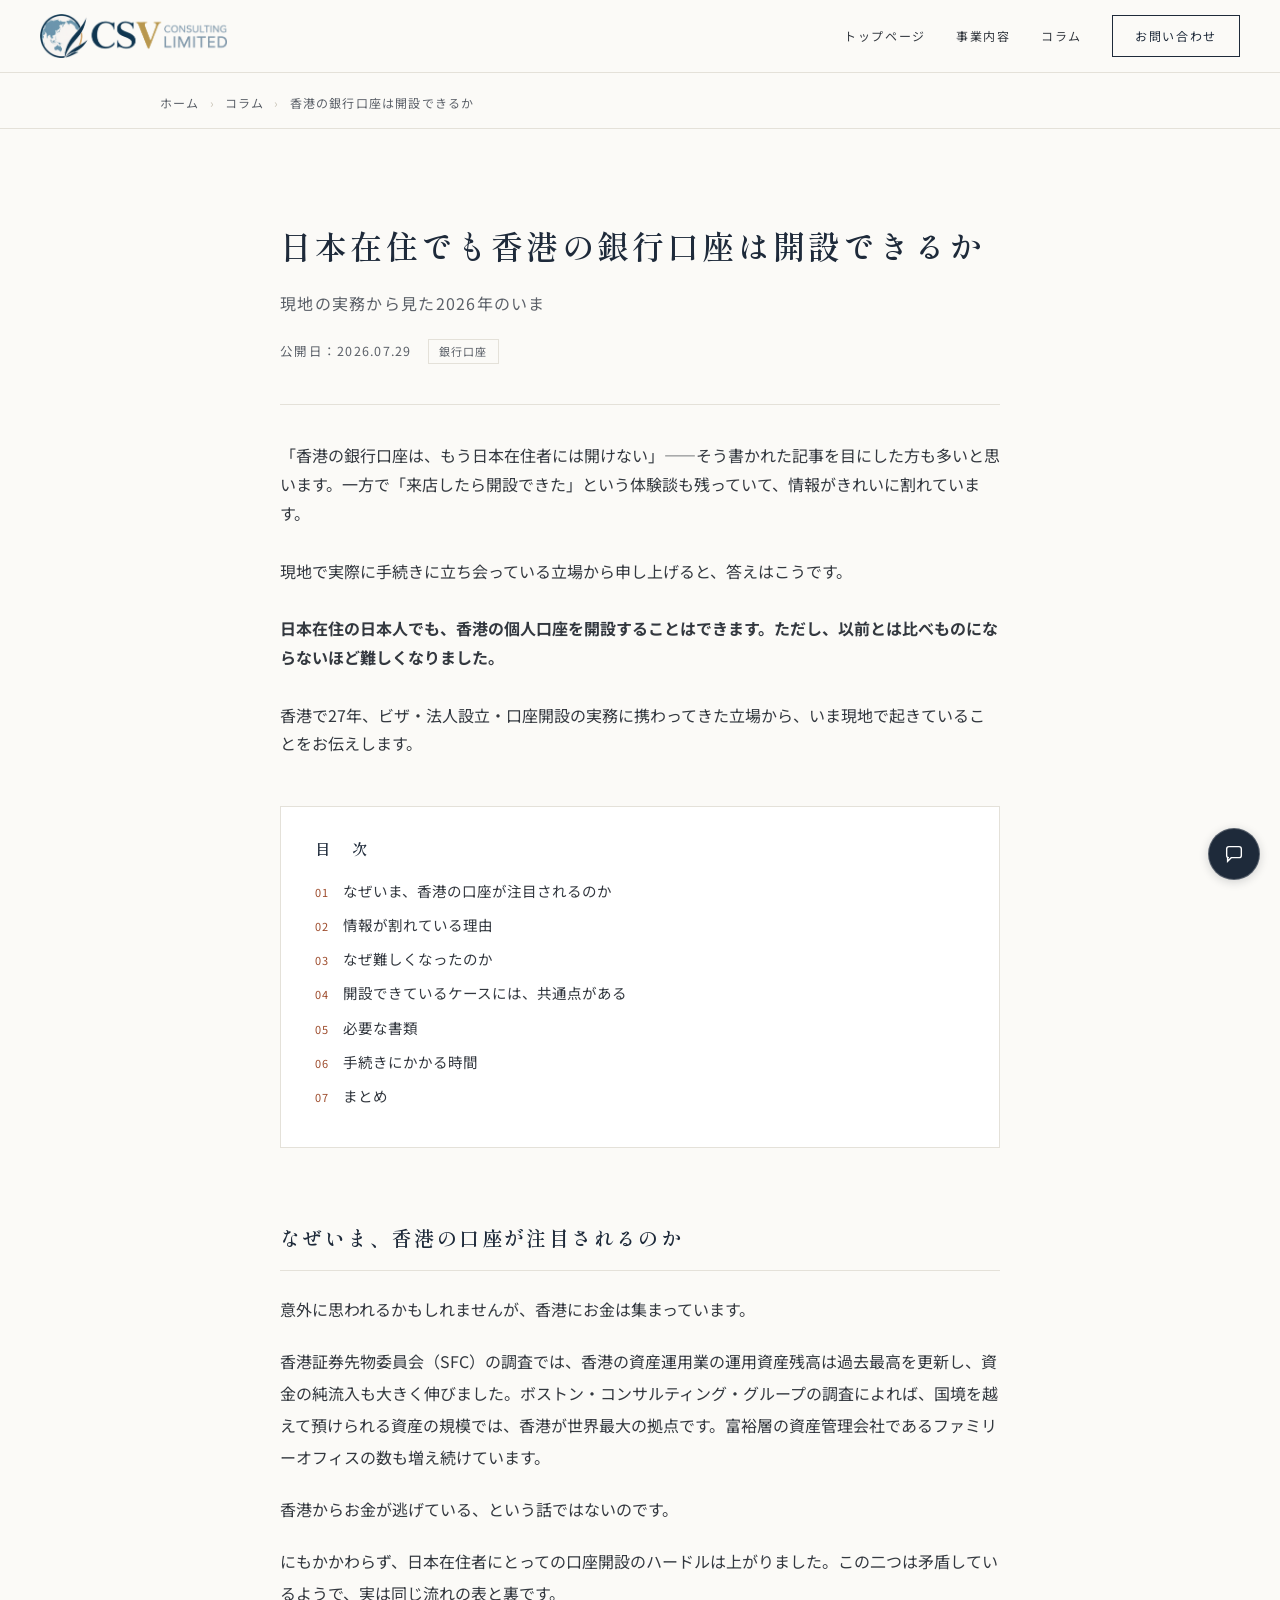
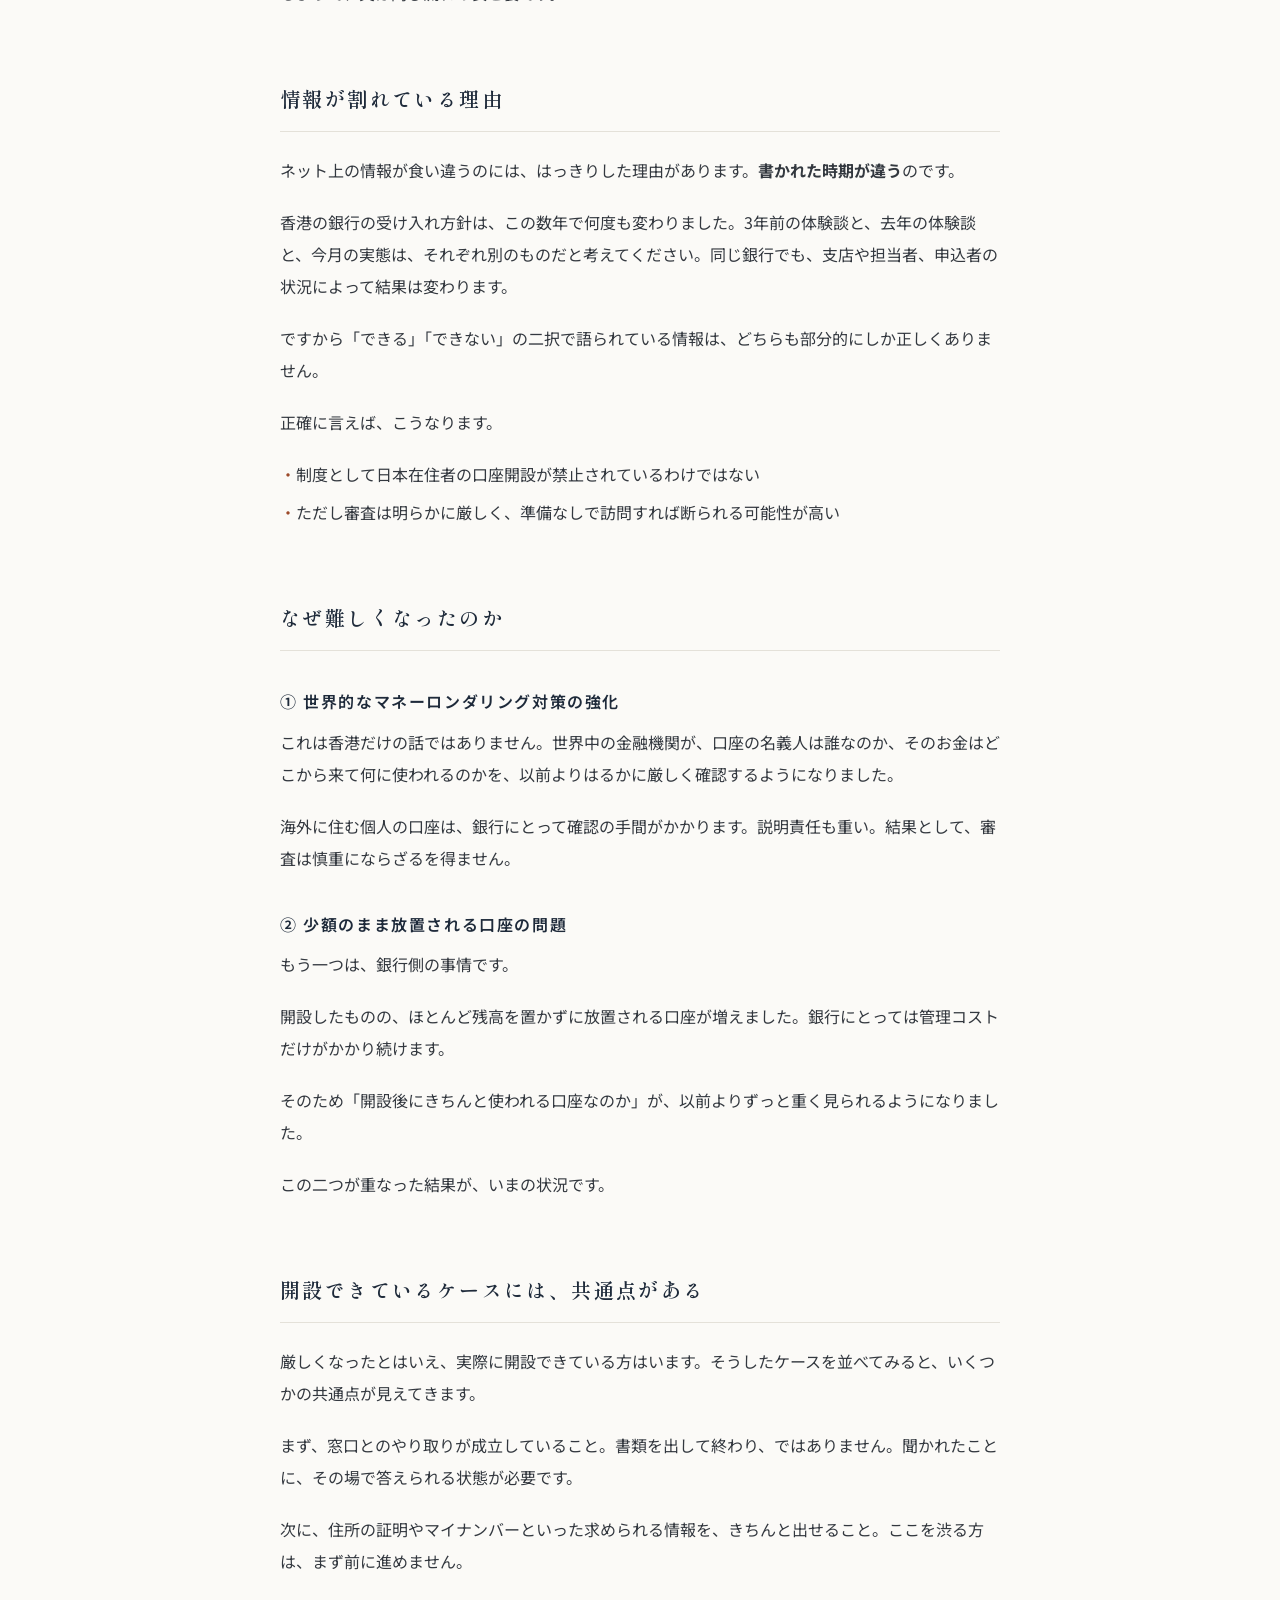
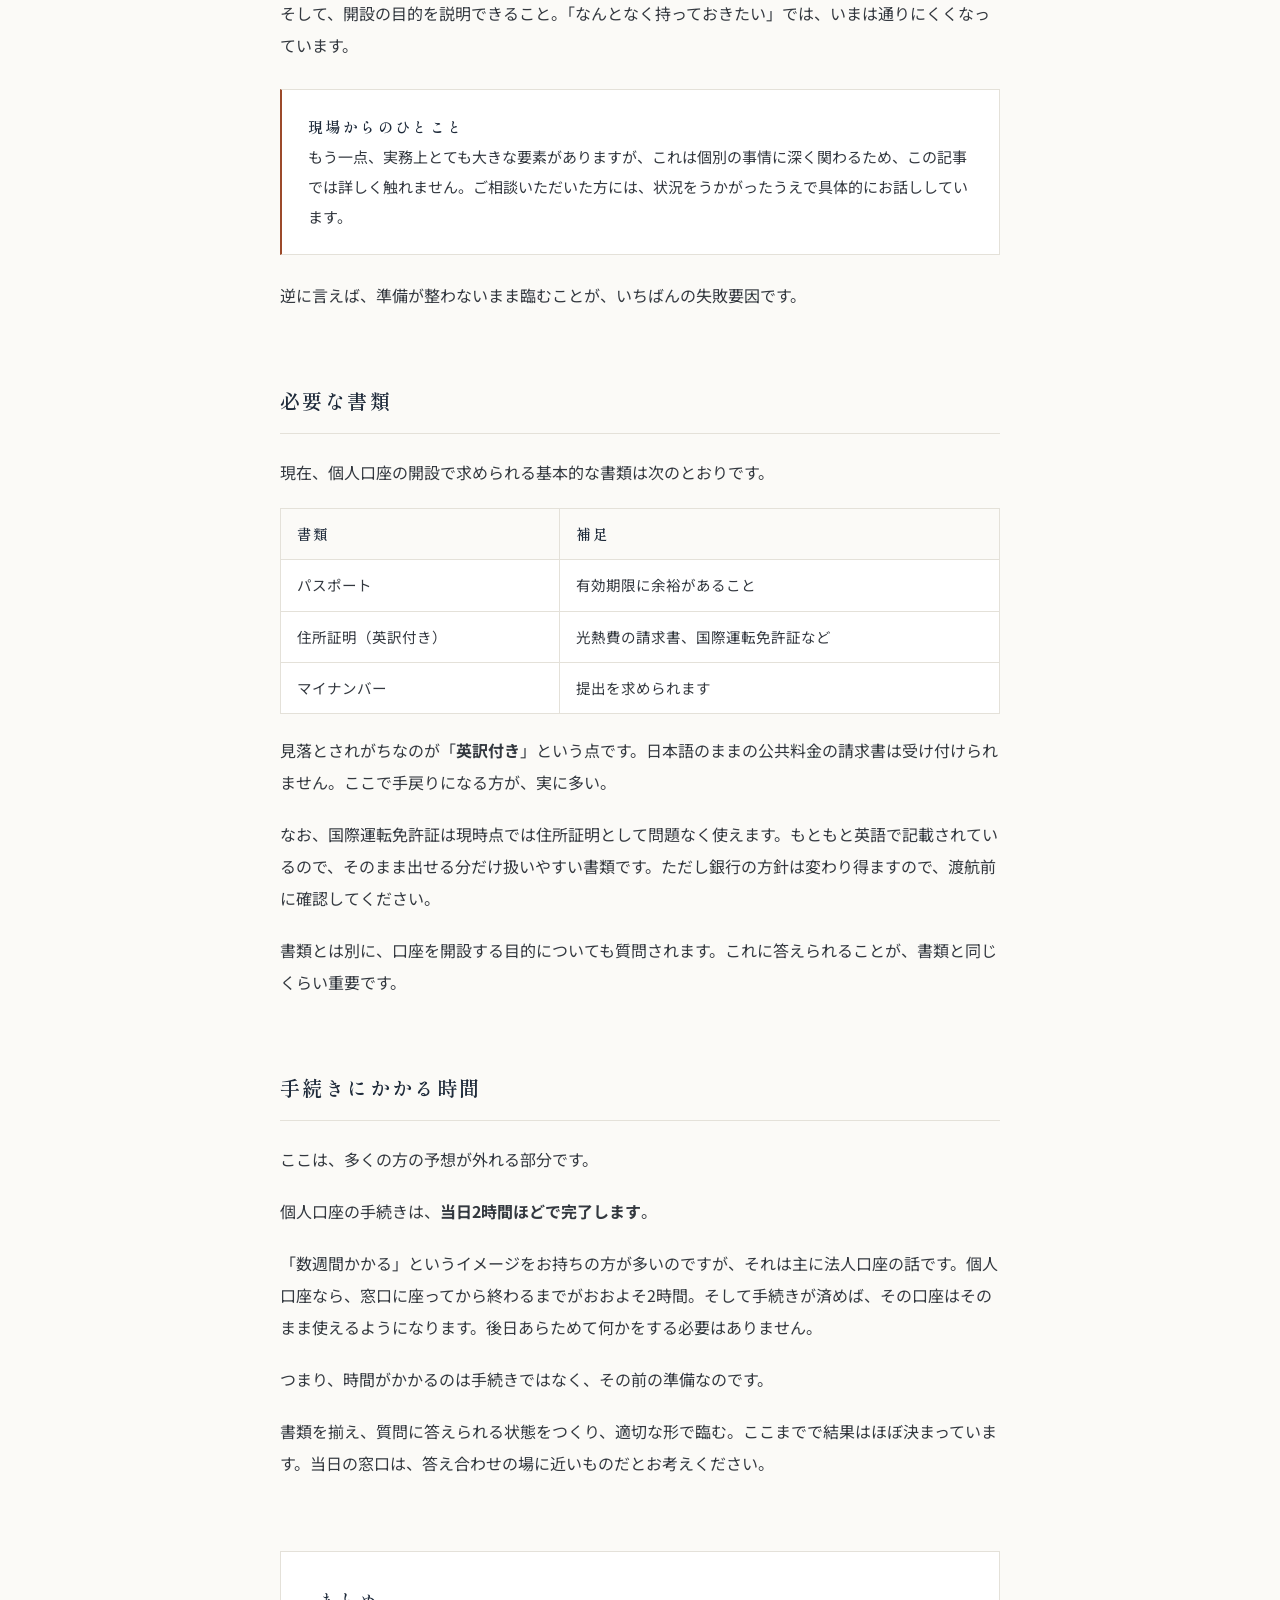
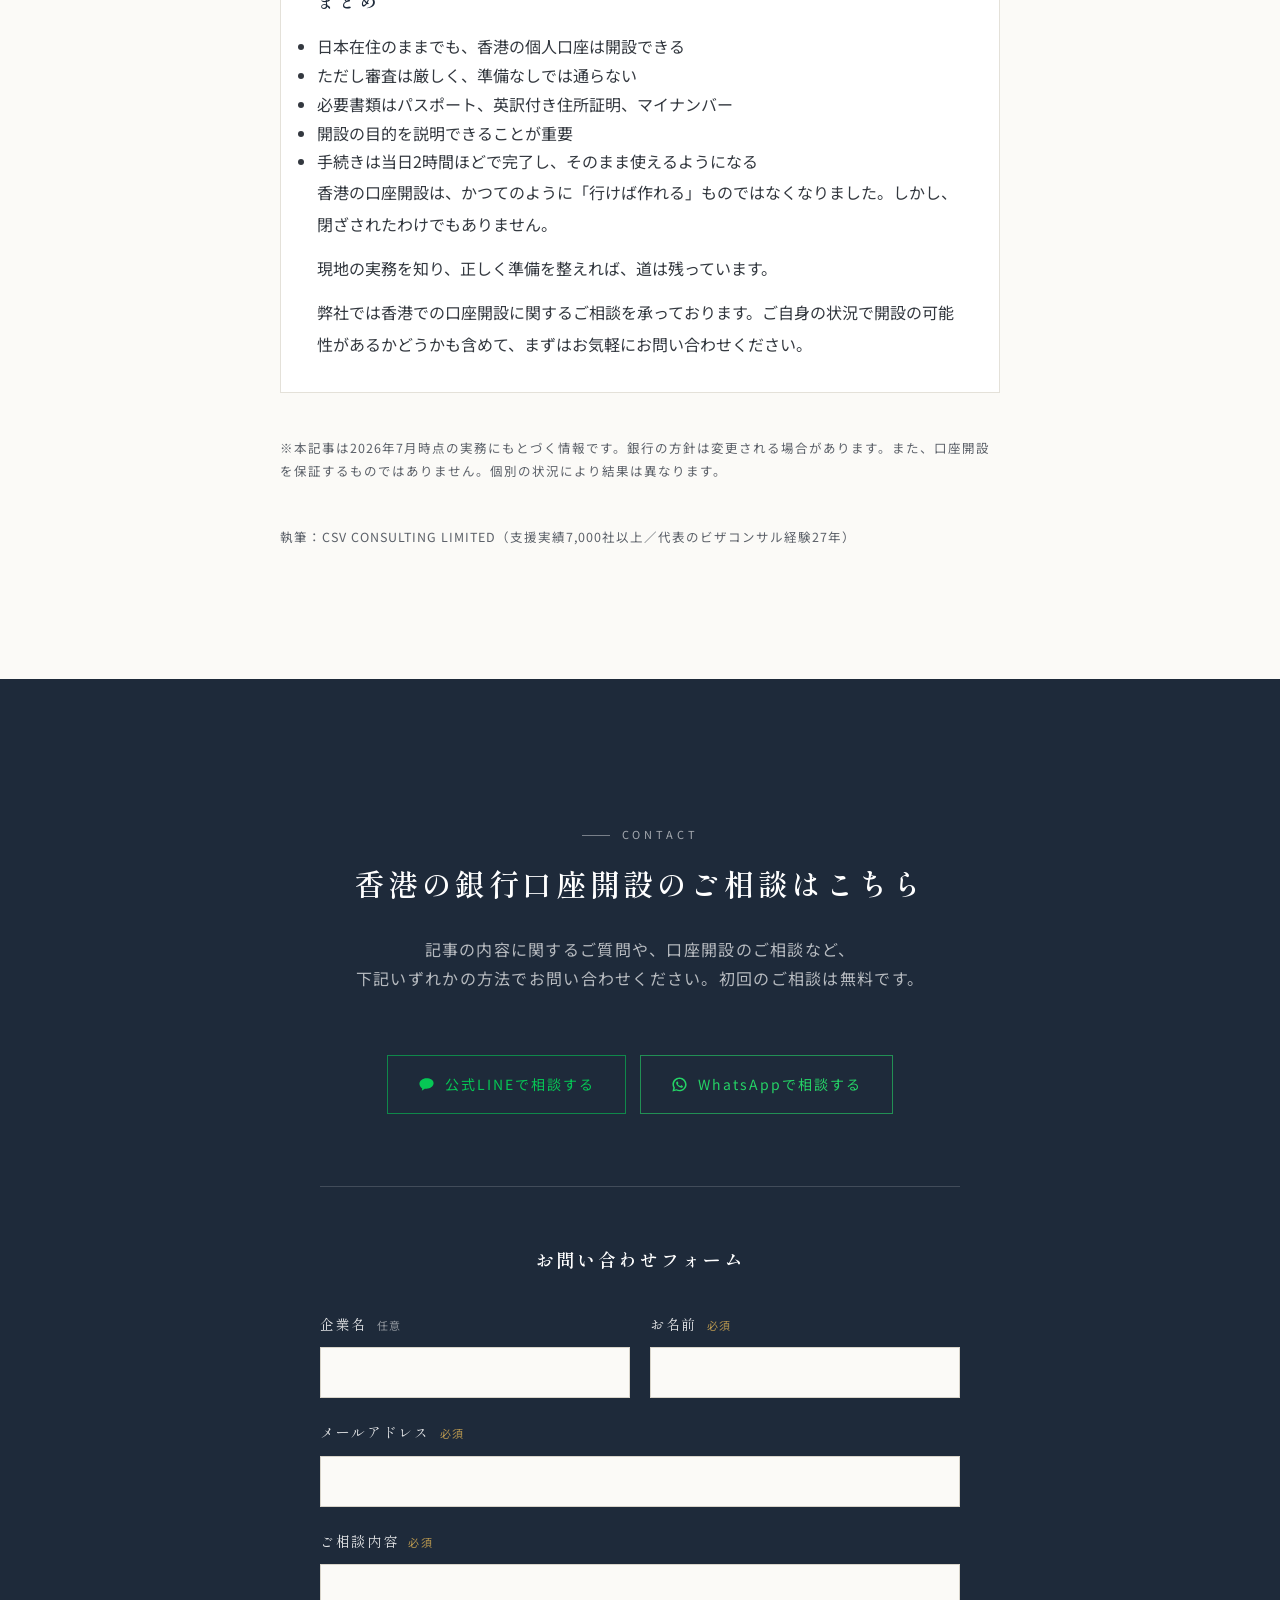
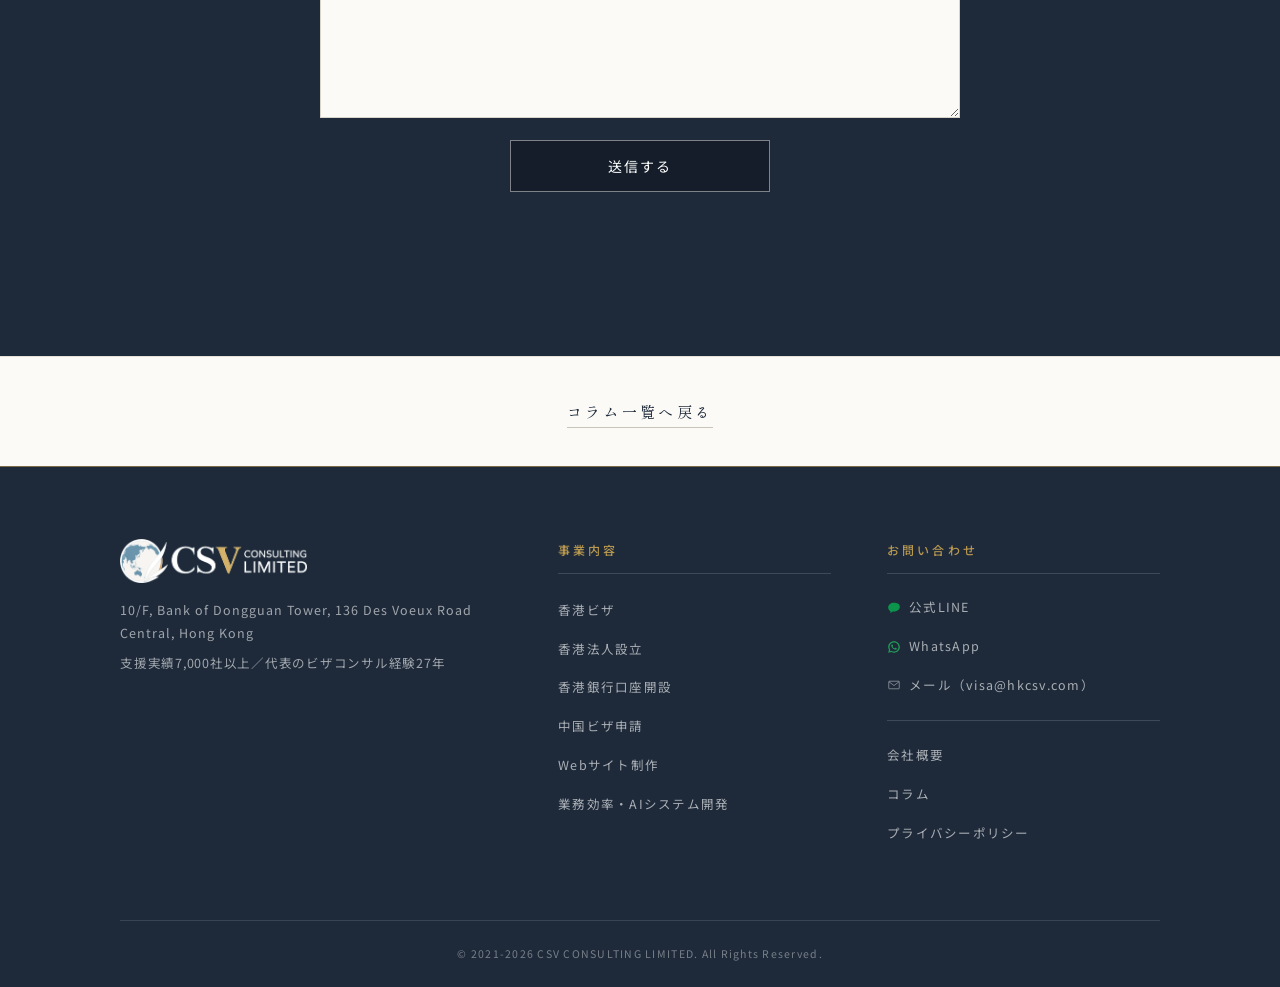
<file: column/bank-account-guide.html>
<!DOCTYPE html>
<html lang="ja">
<head>
<meta charset="UTF-8">
<meta name="viewport" content="width=device-width, initial-scale=1.0">
<!-- Google tag (gtag.js) -->
<script>
  window.dataLayer = window.dataLayer || [];
  function gtag(){dataLayer.push(arguments);}
  gtag('js', new Date());
  gtag('config', 'G-2SQB8SFXQP');
  window.addEventListener('load', function(){
    var s = document.createElement('script');
    s.async = true;
    s.src = 'https://www.googletagmanager.com/gtag/js?id=G-2SQB8SFXQP';
    document.head.appendChild(s);
  });
</script>

<title>日本在住者が香港の銀行口座を開設する方法【2026年版】必要書類・審査・所要時間｜CSV CONSULTING</title>
<meta name="description" content="日本在住のままでも香港の個人口座は開設できるのか。必要書類、審査が厳しくなった理由、手続きにかかる時間まで、香港現地の実務からお伝えします。">

<!-- OGP -->
<meta property="og:type" content="article">
<meta property="og:site_name" content="CSV CONSULTING LIMITED">
<meta property="og:title" content="日本在住者が香港の銀行口座を開設する方法【2026年版】必要書類・審査・所要時間">
<meta property="og:description" content="日本在住のままでも香港の個人口座は開設できるのか。必要書類、審査が厳しくなった理由、手続きにかかる時間まで、香港現地の実務からお伝えします。">
<meta property="og:url" content="https://hkcsv.com/column/bank-account-guide.html">
<meta property="og:image" content="https://hkcsv.com/images/ogp.jpg">
<meta property="og:locale" content="ja_JP">
<meta name="twitter:card" content="summary_large_image">
<link rel="canonical" href="https://hkcsv.com/column/bank-account-guide.html">

<link rel="icon" type="image/png" href="../images/favicon.png">
<link rel="apple-touch-icon" href="../images/favicon.png">

<link rel="preconnect" href="https://fonts.googleapis.com">
<link rel="preconnect" href="https://fonts.gstatic.com" crossorigin>
<link rel="preload" as="style" href="https://fonts.googleapis.com/css2?family=Shippori+Mincho:wght@500;600&family=Noto+Sans+JP:wght@400;500;600&display=swap">
<link href="https://fonts.googleapis.com/css2?family=Shippori+Mincho:wght@500;600&family=Noto+Sans+JP:wght@400;500;600&display=swap" rel="stylesheet" media="print" onload="this.media='all'">
<noscript><link href="https://fonts.googleapis.com/css2?family=Shippori+Mincho:wght@500;600&family=Noto+Sans+JP:wght@400;500;600&display=swap" rel="stylesheet"></noscript>

<link rel="stylesheet" href="../css/style.css">
<link rel="stylesheet" href="../css/service.css">
<link rel="stylesheet" href="../css/column.css">
<link rel="stylesheet" href="../css/chat.css">
</head>
<body class="sv-page">

<header id="hd">
  <a class="brand" href="../index.html" aria-label="CSV CONSULTING LIMITED トップページへ"><img src="../images/logo.webp" alt="CSV CONSULTING LIMITED" width="391" height="92"></a>
  <nav aria-label="メインメニュー">
    <a href="../index.html">トップページ</a>
    <a href="../index.html#services">事業内容</a>
    <a href="./">コラム</a>
    <a href="#contact" class="nav-cta">お問い合わせ</a>
  </nav>
</header>

<!-- パンくず -->
<nav class="crumb" aria-label="パンくず" style="padding-top:78px;">
  <div class="wrap">
    <a href="../index.html">ホーム</a>
    <span><a href="./">コラム</a></span>
    <span>香港の銀行口座は開設できるか</span>
  </div>
</nav>

<!-- 記事本体 -->
<article class="art">
  <div class="wrap">

    <h1 class="art-title">日本在住でも香港の銀行口座は開設できるか<span class="art-title-sub"><span class="nb">現地の実務から見た</span><span class="nb">2026年のいま</span></span></h1>

    <div class="art-meta">
      <time datetime="2026-07-29">公開日：2026.07.29</time>
      <span class="col-tag">銀行口座</span>
    </div>

    <p class="art-lead">「香港の銀行口座は、もう日本在住者には開けない」——そう書かれた記事を目にした方も多いと思います。一方で「来店したら開設できた」という体験談も残っていて、情報がきれいに割れています。<br><br>現地で実際に手続きに立ち会っている立場から申し上げると、答えはこうです。<br><br><b>日本在住の日本人でも、香港の個人口座を開設することはできます。ただし、以前とは比べものにならないほど難しくなりました。</b><br><br>香港で27年、ビザ・法人設立・口座開設の実務に携わってきた立場から、いま現地で起きていることをお伝えします。</p>

    <!-- 目次 -->
    <nav class="art-toc" aria-label="目次">
      <p class="art-toc-title">目　次</p>
      <ol>
        <li><a href="#sec1">なぜいま、香港の口座が注目されるのか</a></li>
        <li><a href="#sec2">情報が割れている理由</a></li>
        <li><a href="#sec3">なぜ難しくなったのか</a></li>
        <li><a href="#sec4">開設できているケースには、共通点がある</a></li>
        <li><a href="#sec5">必要な書類</a></li>
        <li><a href="#sec6">手続きにかかる時間</a></li>
        <li><a href="#matome">まとめ</a></li>
      </ol>
    </nav>

    <!-- 本文 -->
    <div class="art-body">

      <h2 id="sec1">なぜいま、香港の口座が注目されるのか</h2>
      <p>意外に思われるかもしれませんが、香港にお金は集まっています。</p>
      <p>香港証券先物委員会（SFC）の調査では、香港の資産運用業の運用資産残高は過去最高を更新し、資金の純流入も大きく伸びました。ボストン・コンサルティング・グループの調査によれば、国境を越えて預けられる資産の規模では、香港が世界最大の拠点です。富裕層の資産管理会社であるファミリーオフィスの数も増え続けています。</p>
      <p>香港からお金が逃げている、という話ではないのです。</p>
      <p>にもかかわらず、日本在住者にとっての口座開設のハードルは上がりました。この二つは矛盾しているようで、実は同じ流れの表と裏です。</p>

      <h2 id="sec2">情報が割れている理由</h2>
      <p>ネット上の情報が食い違うのには、はっきりした理由があります。<b>書かれた時期が違う</b>のです。</p>
      <p>香港の銀行の受け入れ方針は、この数年で何度も変わりました。3年前の体験談と、去年の体験談と、今月の実態は、それぞれ別のものだと考えてください。同じ銀行でも、支店や担当者、申込者の状況によって結果は変わります。</p>
      <p>ですから「できる」「できない」の二択で語られている情報は、どちらも部分的にしか正しくありません。</p>
      <p>正確に言えば、こうなります。</p>
      <ul>
        <li>制度として日本在住者の口座開設が禁止されているわけではない</li>
        <li>ただし審査は明らかに厳しく、準備なしで訪問すれば断られる可能性が高い</li>
      </ul>

      <h2 id="sec3">なぜ難しくなったのか</h2>
      <h3>① 世界的なマネーロンダリング対策の強化</h3>
      <p>これは香港だけの話ではありません。世界中の金融機関が、口座の名義人は誰なのか、そのお金はどこから来て何に使われるのかを、以前よりはるかに厳しく確認するようになりました。</p>
      <p>海外に住む個人の口座は、銀行にとって確認の手間がかかります。説明責任も重い。結果として、審査は慎重にならざるを得ません。</p>
      <h3>② 少額のまま放置される口座の問題</h3>
      <p>もう一つは、銀行側の事情です。</p>
      <p>開設したものの、ほとんど残高を置かずに放置される口座が増えました。銀行にとっては管理コストだけがかかり続けます。</p>
      <p>そのため「開設後にきちんと使われる口座なのか」が、以前よりずっと重く見られるようになりました。</p>
      <p>この二つが重なった結果が、いまの状況です。</p>

      <h2 id="sec4">開設できているケースには、共通点がある</h2>
      <p>厳しくなったとはいえ、実際に開設できている方はいます。そうしたケースを並べてみると、いくつかの共通点が見えてきます。</p>
      <p>まず、窓口とのやり取りが成立していること。書類を出して終わり、ではありません。聞かれたことに、その場で答えられる状態が必要です。</p>
      <p>次に、住所の証明やマイナンバーといった求められる情報を、きちんと出せること。ここを渋る方は、まず前に進めません。</p>
      <p>そして、開設の目的を説明できること。「なんとなく持っておきたい」では、いまは通りにくくなっています。</p>
      <div class="art-voice">
        <p class="art-voice-title">現場からのひとこと</p>
        <p>もう一点、実務上とても大きな要素がありますが、これは個別の事情に深く関わるため、この記事では詳しく触れません。ご相談いただいた方には、状況をうかがったうえで具体的にお話ししています。</p>
      </div>
      <p>逆に言えば、準備が整わないまま臨むことが、いちばんの失敗要因です。</p>

      <h2 id="sec5">必要な書類</h2>
      <p>現在、個人口座の開設で求められる基本的な書類は次のとおりです。</p>
      <div class="art-table-wrap">
        <table>
          <thead>
            <tr><th>書類</th><th>補足</th></tr>
          </thead>
          <tbody>
            <tr><td>パスポート</td><td>有効期限に余裕があること</td></tr>
            <tr><td>住所証明（英訳付き）</td><td>光熱費の請求書、国際運転免許証など</td></tr>
            <tr><td>マイナンバー</td><td>提出を求められます</td></tr>
          </tbody>
        </table>
      </div>
      <p>見落とされがちなのが「<b>英訳付き</b>」という点です。日本語のままの公共料金の請求書は受け付けられません。ここで手戻りになる方が、実に多い。</p>
      <p>なお、国際運転免許証は現時点では住所証明として問題なく使えます。もともと英語で記載されているので、そのまま出せる分だけ扱いやすい書類です。ただし銀行の方針は変わり得ますので、渡航前に確認してください。</p>
      <p>書類とは別に、口座を開設する目的についても質問されます。これに答えられることが、書類と同じくらい重要です。</p>

      <h2 id="sec6">手続きにかかる時間</h2>
      <p>ここは、多くの方の予想が外れる部分です。</p>
      <p>個人口座の手続きは、<b>当日2時間ほどで完了します</b>。</p>
      <p>「数週間かかる」というイメージをお持ちの方が多いのですが、それは主に法人口座の話です。個人口座なら、窓口に座ってから終わるまでがおおよそ2時間。そして手続きが済めば、その口座はそのまま使えるようになります。後日あらためて何かをする必要はありません。</p>
      <p>つまり、時間がかかるのは手続きではなく、その前の準備なのです。</p>
      <p>書類を揃え、質問に答えられる状態をつくり、適切な形で臨む。ここまでで結果はほぼ決まっています。当日の窓口は、答え合わせの場に近いものだとお考えください。</p>

    </div>

    <!-- まとめ -->
    <div class="art-summary" id="matome">
      <h2>まとめ</h2>
      <ul>
        <li>日本在住のままでも、香港の個人口座は開設できる</li>
        <li>ただし審査は厳しく、準備なしでは通らない</li>
        <li>必要書類はパスポート、英訳付き住所証明、マイナンバー</li>
        <li>開設の目的を説明できることが重要</li>
        <li>手続きは当日2時間ほどで完了し、そのまま使えるようになる</li>
      </ul>
      <p>香港の口座開設は、かつてのように「行けば作れる」ものではなくなりました。しかし、閉ざされたわけでもありません。</p>
      <p>現地の実務を知り、正しく準備を整えれば、道は残っています。</p>
      <p>弊社では香港での口座開設に関するご相談を承っております。ご自身の状況で開設の可能性があるかどうかも含めて、まずはお気軽にお問い合わせください。</p>
    </div>

    <p class="art-note">※本記事は2026年7月時点の実務にもとづく情報です。銀行の方針は変更される場合があります。また、口座開設を保証するものではありません。個別の状況により結果は異なります。</p>
    <p class="art-note">執筆：CSV CONSULTING LIMITED（支援実績7,000社以上／代表のビザコンサル経験27年）</p>

  </div>
</article>

<!-- 問い合わせCTA -->
<section class="contact" id="contact">
  <div class="wrap">
    <p class="label-en rv">Contact</p>
    <h2 class="heading rv">香港の銀行口座開設のご相談はこちら</h2>
    <p class="contact-lead rv">記事の内容に関するご質問や、口座開設のご相談など、<br>下記いずれかの方法でお問い合わせください。初回のご相談は無料です。</p>
    <div class="contact-btns rv">
      <a class="cbtn cbtn-line" href="https://lin.ee/SfcBcLM" target="_blank" rel="noopener"><svg viewBox="0 0 24 24" aria-hidden="true"><path d="M12 3C6.48 3 2 6.66 2 11.1c0 2.63 1.57 4.96 4.01 6.44-.11.62-.52 2.1-.6 2.43-.09.4.15.5.44.36.36-.17 2.73-1.81 3.74-2.5.78.11 1.58.17 2.41.17 5.52 0 10-3.66 10-8.1S17.52 3 12 3z"/></svg>公式LINEで相談する</a>
      <a class="cbtn cbtn-wa" href="https://api.whatsapp.com/send/?phone=85295750123&text&type=phone_number&app_absent=0" target="_blank" rel="noopener"><svg viewBox="0 0 24 24" aria-hidden="true"><path d="M12 2C6.49 2 2 6.36 2 11.72c0 1.72.47 3.4 1.35 4.88L2 22l5.55-1.42c1.35.72 2.89 1.1 4.45 1.1 5.51 0 10-4.36 10-9.72S17.51 2 12 2zm0 17.8c-1.4 0-2.77-.37-3.96-1.06l-.28-.17-2.95.76.79-2.84-.19-.29c-.78-1.23-1.19-2.65-1.19-4.12 0-4.32 3.5-7.83 7.78-7.83s7.78 3.51 7.78 7.83-3.5 7.72-7.78 7.72zm4.27-5.86c-.23-.12-1.38-.68-1.6-.76-.21-.08-.37-.12-.52.12-.16.23-.6.76-.74.91-.13.16-.27.18-.5.06-.23-.12-.99-.36-1.88-1.16-.7-.62-1.17-1.39-1.3-1.62-.14-.23-.02-.36.1-.47.11-.1.24-.27.35-.41.12-.14.16-.23.24-.39.08-.16.04-.29-.02-.41-.06-.12-.52-1.26-.72-1.72-.19-.45-.38-.39-.52-.4h-.45c-.16 0-.41.06-.63.29-.21.23-.82.8-.82 1.95s.84 2.26.96 2.42c.12.16 1.65 2.52 4 3.53.56.24 1 .39 1.34.5.56.18 1.07.15 1.48.09.45-.07 1.38-.56 1.58-1.11.19-.55.19-1.01.14-1.11-.06-.1-.21-.16-.44-.28z"/></svg>WhatsAppで相談する</a>
    </div>

    <div class="cform-wrap rv">
      <p class="cform-title">お問い合わせフォーム</p>
      <form class="cform" novalidate>
        <div class="cform-row">
          <label>企業名<small>任意</small>
            <input type="text" name="company" autocomplete="organization">
          </label>
          <label>お名前<small class="req">必須</small>
            <input type="text" name="name" required autocomplete="name">
          </label>
        </div>
        <label>メールアドレス<small class="req">必須</small>
          <input type="email" name="email" required autocomplete="email">
        </label>
        <label>ご相談内容<small class="req">必須</small>
          <textarea name="message" rows="5" required></textarea>
        </label>
        <div class="cform-hp" aria-hidden="true">
          <label>会社URL<input type="text" name="company_url" tabindex="-1" autocomplete="off"></label>
        </div>
        <button type="submit" class="cform-send">送信する</button>
        <p class="cform-note" role="status" aria-live="polite"></p>
      </form>
    </div>
  </div>
</section>

<div class="back-home">
  <div class="wrap"><a href="./">コラム一覧へ戻る</a></div>
</div>

<footer>
  <div class="ft-grid">
    <div class="ft-col">
      <img class="ft-logo" src="../images/logo-white.webp" alt="CSV CONSULTING LIMITED" width="391" height="92">
      <p class="ft-addr">10/F, Bank of Dongguan Tower, 136 Des Voeux Road Central, Hong Kong</p>
      <p class="ft-note">支援実績7,000社以上／代表のビザコンサル経験27年</p>
    </div>
    <nav class="ft-col" aria-label="事業内容">
      <h3>事業内容</h3>
      <ul>
        <li><a href="../services/visa.html">香港ビザ</a></li>
        <li><a href="../services/company.html">香港法人設立</a></li>
        <li><a href="../services/bank.html">香港銀行口座開設</a></li>
        <li><a href="../services/china-visa.html">中国ビザ申請</a></li>
        <li><a href="../services/web.html">Webサイト制作</a></li>
        <li><a href="../services/ai.html">業務効率・AIシステム開発</a></li>
      </ul>
    </nav>
    <nav class="ft-col" aria-label="お問い合わせ・その他">
      <h3>お問い合わせ</h3>
      <ul>
        <li><a class="ft-ic ft-ic-line" href="https://lin.ee/SfcBcLM" target="_blank" rel="noopener"><svg viewBox="0 0 24 24" aria-hidden="true"><path d="M12 3C6.48 3 2 6.66 2 11.1c0 2.63 1.57 4.96 4.01 6.44-.11.62-.52 2.1-.6 2.43-.09.4.15.5.44.36.36-.17 2.73-1.81 3.74-2.5.78.11 1.58.17 2.41.17 5.52 0 10-3.66 10-8.1S17.52 3 12 3z"/></svg>公式LINE</a></li>
        <li><a class="ft-ic ft-ic-wa" href="https://api.whatsapp.com/send/?phone=85295750123&text&type=phone_number&app_absent=0" target="_blank" rel="noopener"><svg viewBox="0 0 24 24" aria-hidden="true"><path d="M12 2C6.49 2 2 6.36 2 11.72c0 1.72.47 3.4 1.35 4.88L2 22l5.55-1.42c1.35.72 2.89 1.1 4.45 1.1 5.51 0 10-4.36 10-9.72S17.51 2 12 2zm0 17.8c-1.4 0-2.77-.37-3.96-1.06l-.28-.17-2.95.76.79-2.84-.19-.29c-.78-1.23-1.19-2.65-1.19-4.12 0-4.32 3.5-7.83 7.78-7.83s7.78 3.51 7.78 7.83-3.5 7.72-7.78 7.72zm4.27-5.86c-.23-.12-1.38-.68-1.6-.76-.21-.08-.37-.12-.52.12-.16.23-.6.76-.74.91-.13.16-.27.18-.5.06-.23-.12-.99-.36-1.88-1.16-.7-.62-1.17-1.39-1.3-1.62-.14-.23-.02-.36.1-.47.11-.1.24-.27.35-.41.12-.14.16-.23.24-.39.08-.16.04-.29-.02-.41-.06-.12-.52-1.26-.72-1.72-.19-.45-.38-.39-.52-.4h-.45c-.16 0-.41.06-.63.29-.21.23-.82.8-.82 1.95s.84 2.26.96 2.42c.12.16 1.65 2.52 4 3.53.56.24 1 .39 1.34.5.56.18 1.07.15 1.48.09.45-.07 1.38-.56 1.58-1.11.19-.55.19-1.01.14-1.11-.06-.1-.21-.16-.44-.28z"/></svg>WhatsApp</a></li>
        <li><a class="ft-ic ft-ic-mail" href="mailto:visa@hkcsv.com?subject=%E3%81%8A%E5%95%8F%E3%81%84%E5%90%88%E3%82%8F%E3%81%9B%28%E3%82%B5%E3%82%A4%E3%83%88%E3%82%88%E3%82%8A%29"><svg viewBox="0 0 24 24" aria-hidden="true" class="ic-mail"><rect x="3" y="5.5" width="18" height="13" rx="1"/><path d="M3.5 6.5 12 13l8.5-6.5"/></svg>メール（visa@hkcsv.com）</a></li>
        <li class="ft-sep"><a href="../about.html">会社概要</a></li>
        <li><a href="./">コラム</a></li>
        <li><a href="../privacy.html">プライバシーポリシー</a></li>
      </ul>
    </nav>
  </div>
  <span class="ft-c">© 2021-2026 CSV CONSULTING LIMITED. All Rights Reserved.</span>
</footer>

<script src="../js/service.js" defer></script>
<script src="../js/chat.js" defer></script>
<script src="../js/backtop.js" defer></script>
<script src="../js/contact-form.js" defer></script>
</body>
</html>
</file>
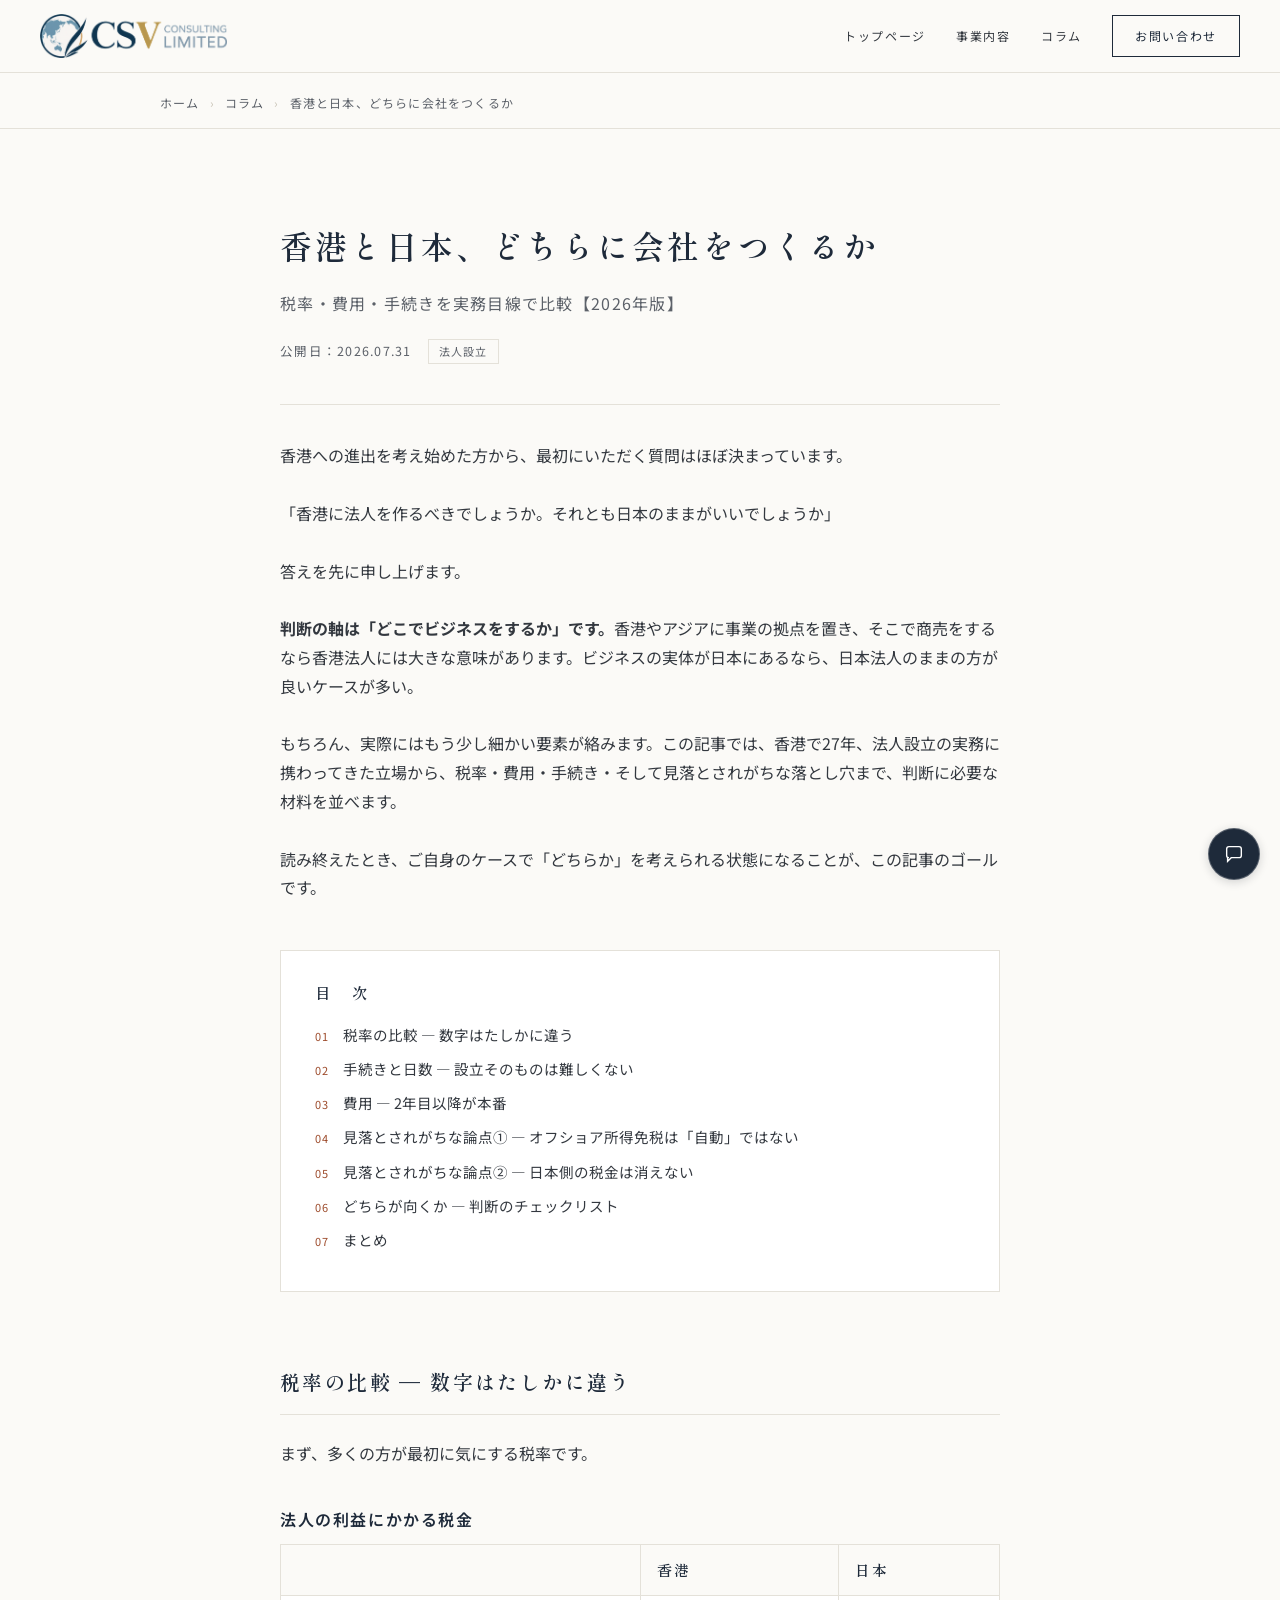
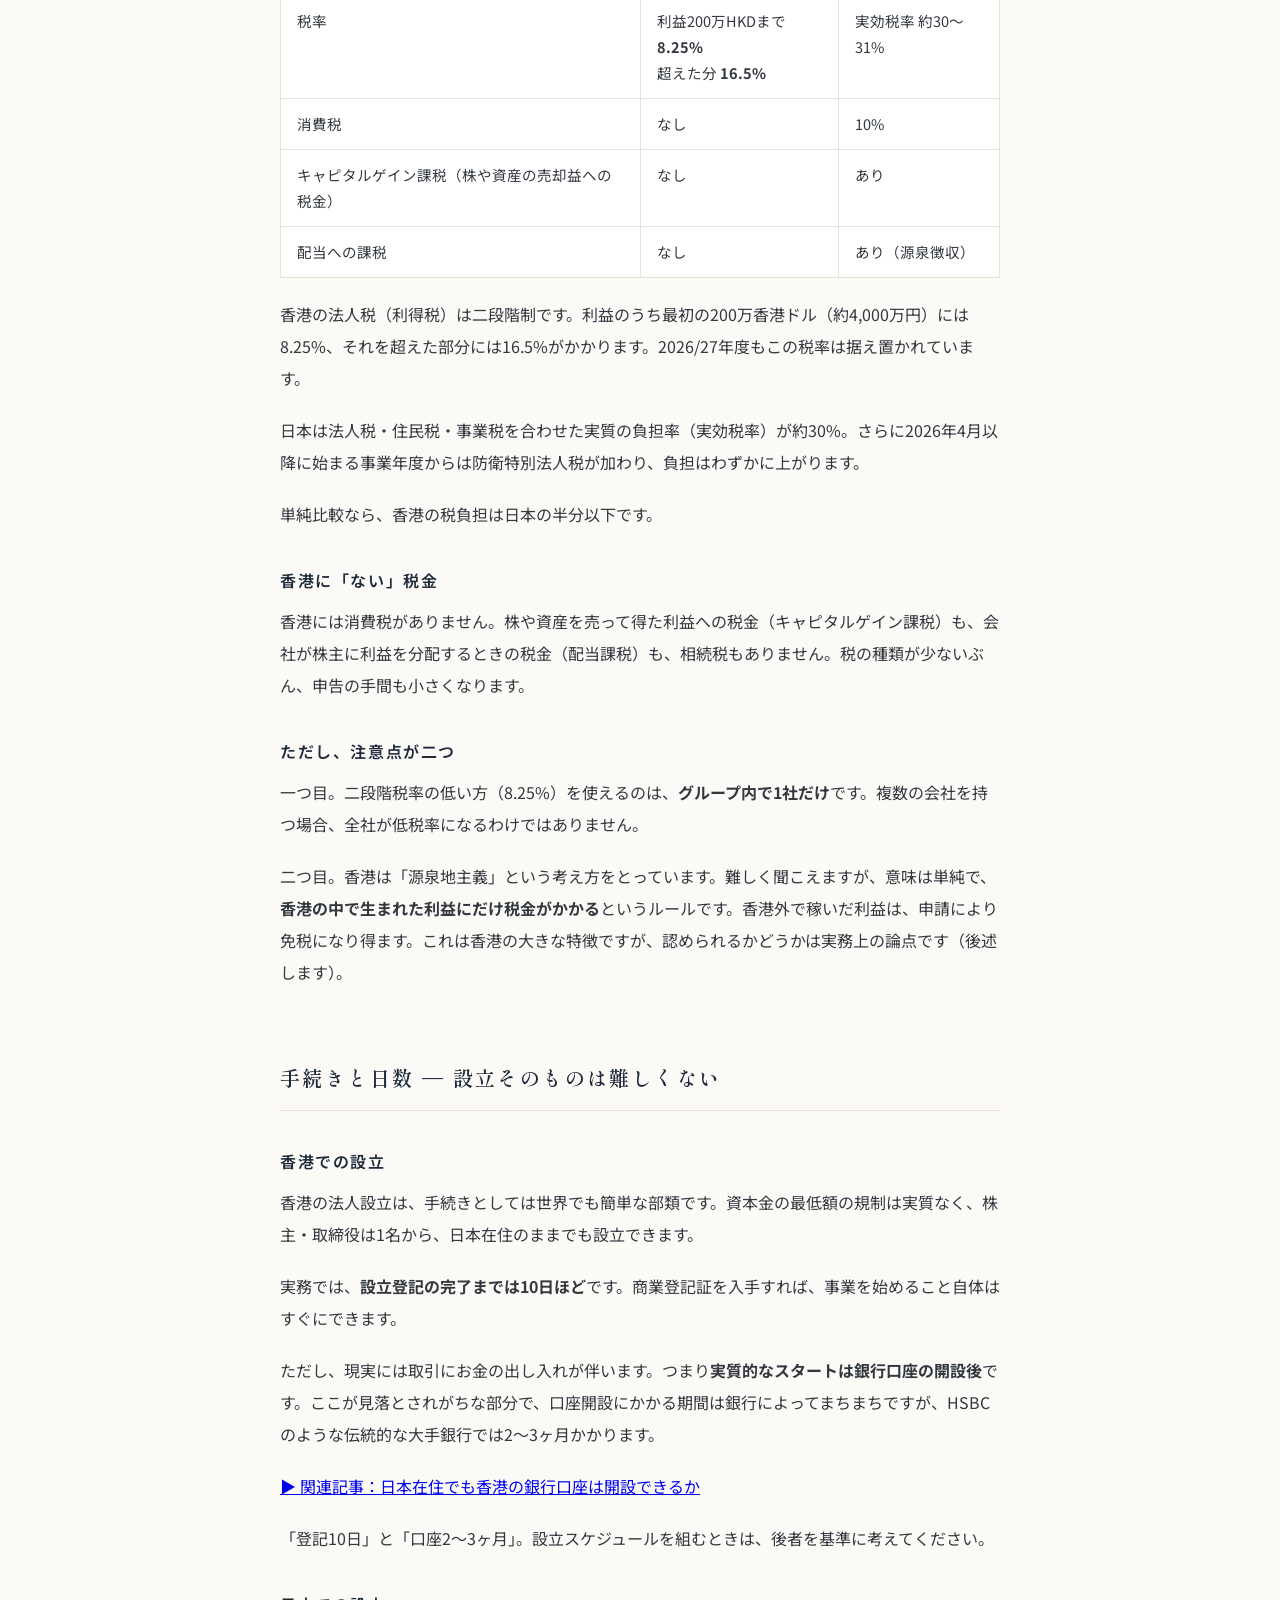
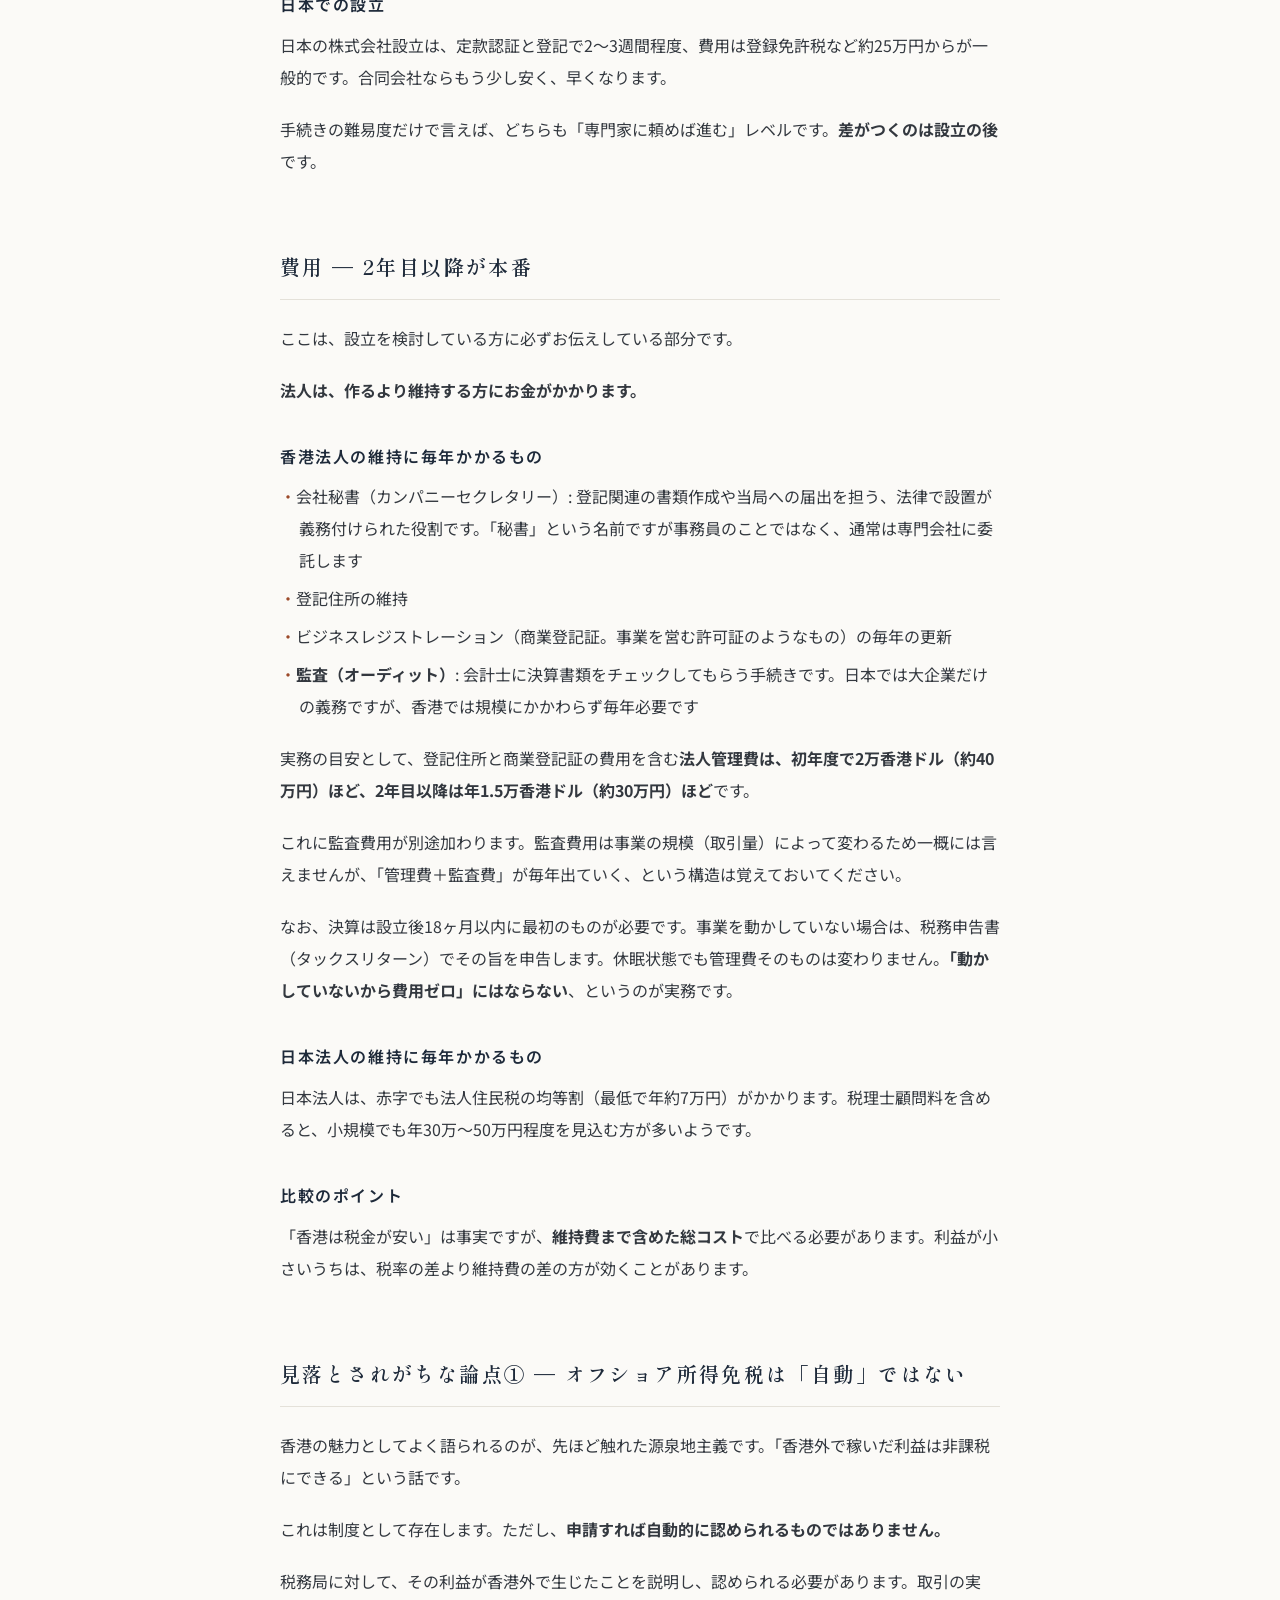
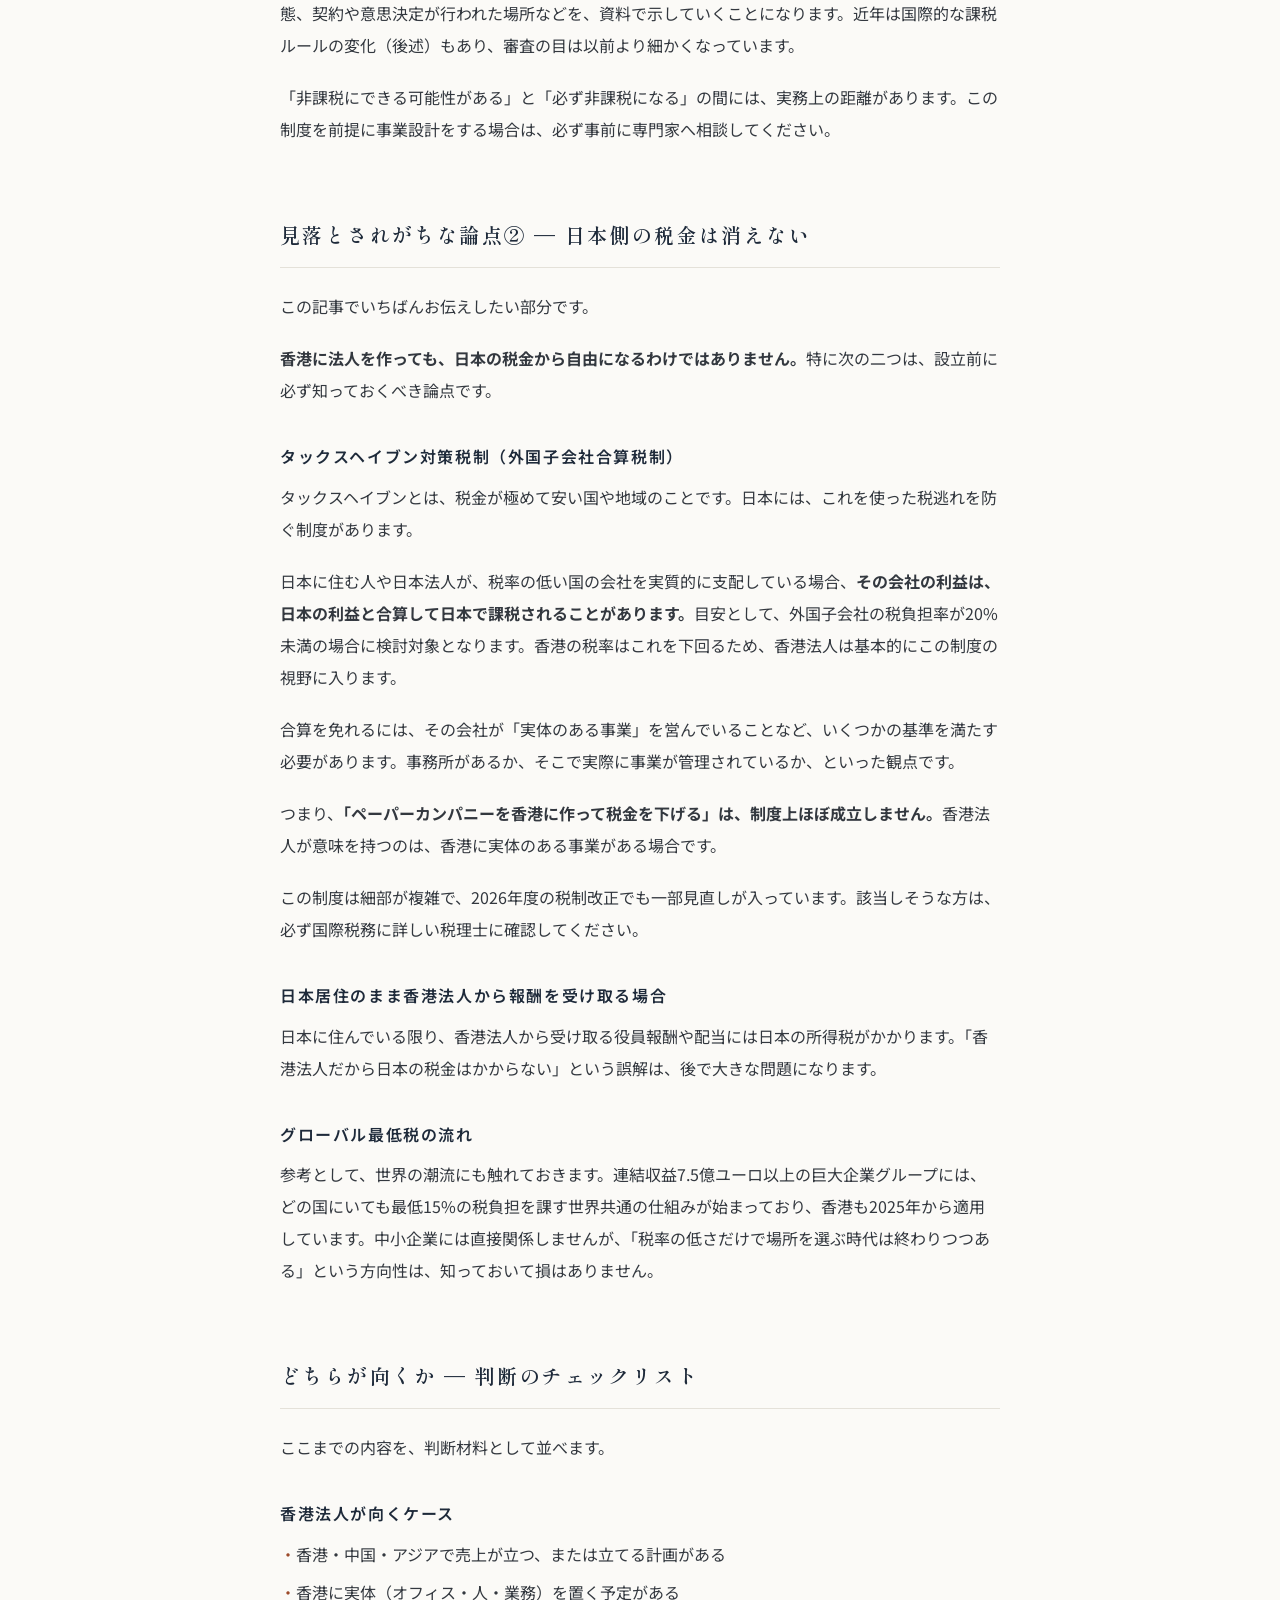
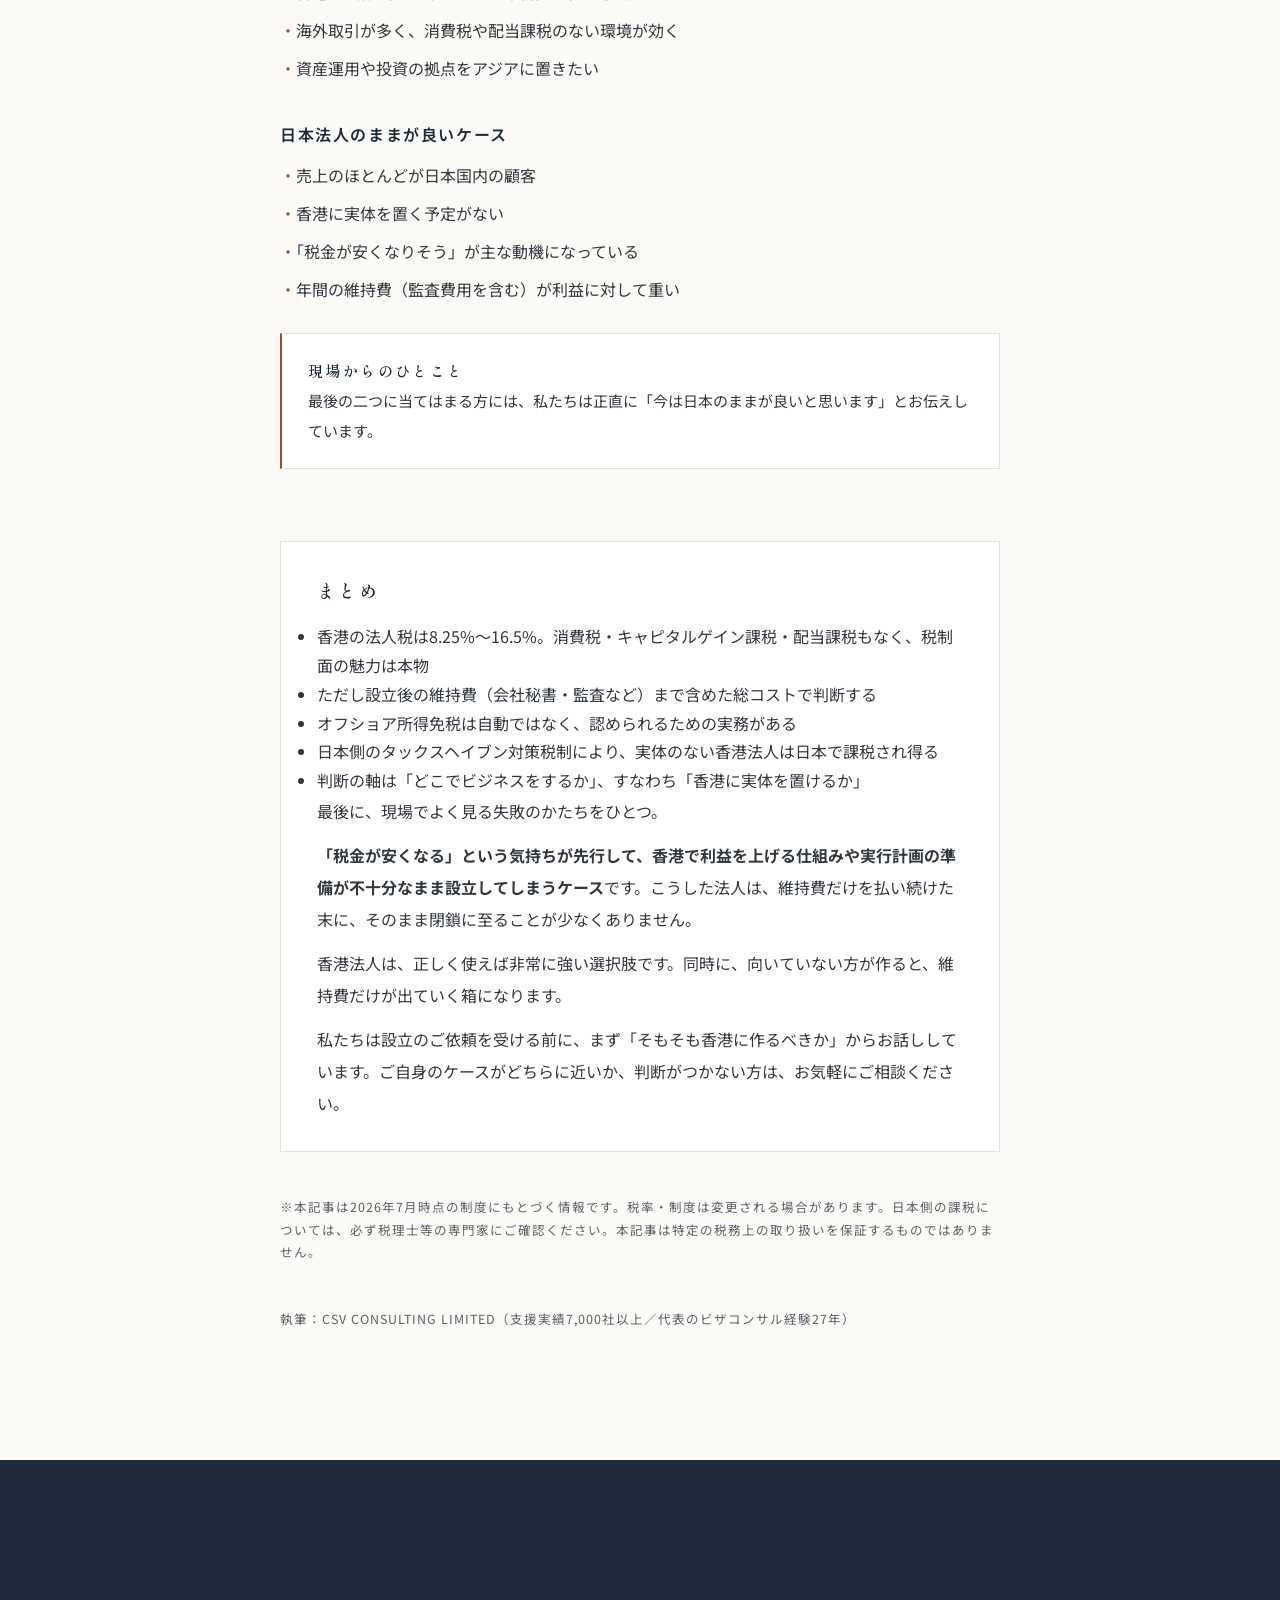
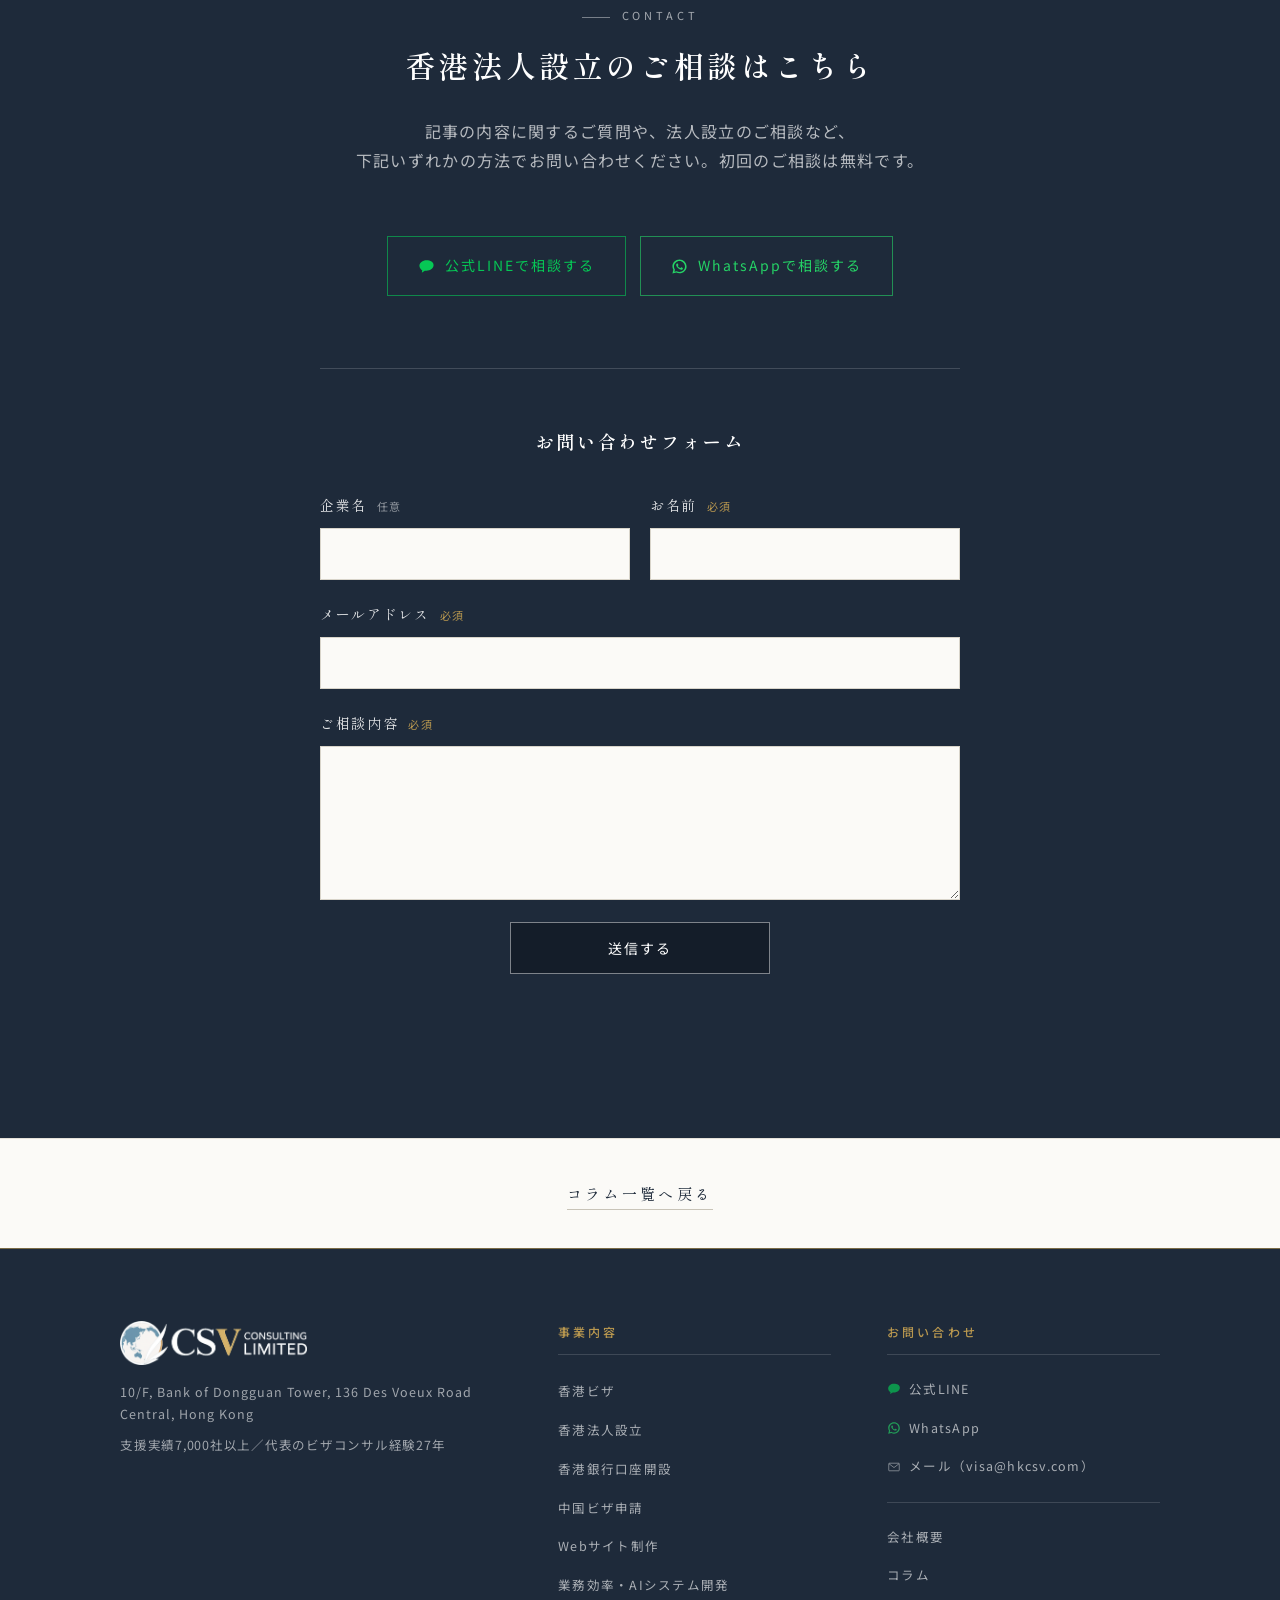
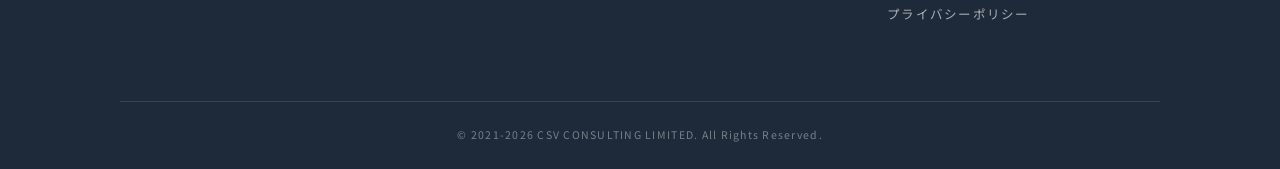
<file: column/hk-or-japan-company.html>
<!DOCTYPE html>
<html lang="ja">
<head>
<meta charset="UTF-8">
<meta name="viewport" content="width=device-width, initial-scale=1.0">
<!-- Google tag (gtag.js) -->
<script>
  window.dataLayer = window.dataLayer || [];
  function gtag(){dataLayer.push(arguments);}
  gtag('js', new Date());
  gtag('config', 'G-2SQB8SFXQP');
  window.addEventListener('load', function(){
    var s = document.createElement('script');
    s.async = true;
    s.src = 'https://www.googletagmanager.com/gtag/js?id=G-2SQB8SFXQP';
    document.head.appendChild(s);
  });
</script>

<title>香港と日本、どちらに会社をつくるか【2026年版】税率・費用・落とし穴を実務目線で比較｜CSV CONSULTING</title>
<meta name="description" content="香港法人と日本法人、どちらを選ぶべきか。税率の違い、設立後の維持費、オフショア所得免税、タックスヘイブン対策税制まで、香港の実務家が判断材料を整理します。">

<!-- OGP -->
<meta property="og:type" content="article">
<meta property="og:site_name" content="CSV CONSULTING LIMITED">
<meta property="og:title" content="香港と日本、どちらに会社をつくるか【2026年版】税率・費用・落とし穴を実務目線で比較">
<meta property="og:description" content="香港法人と日本法人、どちらを選ぶべきか。税率の違い、設立後の維持費、オフショア所得免税、タックスヘイブン対策税制まで、香港の実務家が判断材料を整理します。">
<meta property="og:url" content="https://hkcsv.com/column/hk-or-japan-company.html">
<meta property="og:image" content="https://hkcsv.com/images/ogp.jpg">
<meta property="og:locale" content="ja_JP">
<meta name="twitter:card" content="summary_large_image">
<link rel="canonical" href="https://hkcsv.com/column/hk-or-japan-company.html">

<link rel="icon" type="image/png" href="../images/favicon.png">
<link rel="apple-touch-icon" href="../images/favicon.png">

<link rel="preconnect" href="https://fonts.googleapis.com">
<link rel="preconnect" href="https://fonts.gstatic.com" crossorigin>
<link rel="preload" as="style" href="https://fonts.googleapis.com/css2?family=Shippori+Mincho:wght@500;600&family=Noto+Sans+JP:wght@400;500;600&display=swap">
<link href="https://fonts.googleapis.com/css2?family=Shippori+Mincho:wght@500;600&family=Noto+Sans+JP:wght@400;500;600&display=swap" rel="stylesheet" media="print" onload="this.media='all'">
<noscript><link href="https://fonts.googleapis.com/css2?family=Shippori+Mincho:wght@500;600&family=Noto+Sans+JP:wght@400;500;600&display=swap" rel="stylesheet"></noscript>

<link rel="stylesheet" href="../css/style.css">
<link rel="stylesheet" href="../css/service.css">
<link rel="stylesheet" href="../css/column.css">
<link rel="stylesheet" href="../css/chat.css">
</head>
<body class="sv-page">

<header id="hd">
  <a class="brand" href="../index.html" aria-label="CSV CONSULTING LIMITED トップページへ"><img src="../images/logo.webp" alt="CSV CONSULTING LIMITED" width="391" height="92"></a>
  <nav aria-label="メインメニュー">
    <a href="../index.html">トップページ</a>
    <a href="../index.html#services">事業内容</a>
    <a href="./">コラム</a>
    <a href="#contact" class="nav-cta">お問い合わせ</a>
  </nav>
</header>

<!-- パンくず -->
<nav class="crumb" aria-label="パンくず" style="padding-top:78px;">
  <div class="wrap">
    <a href="../index.html">ホーム</a>
    <span><a href="./">コラム</a></span>
    <span>香港と日本、どちらに会社をつくるか</span>
  </div>
</nav>

<!-- 記事本体 -->
<article class="art">
  <div class="wrap">

    <h1 class="art-title">香港と日本、どちらに会社をつくるか<span class="art-title-sub"><span class="nb">税率・費用・手続きを</span><span class="nb">実務目線で比較</span><span class="nb">【2026年版】</span></span></h1>

    <div class="art-meta">
      <time datetime="2026-07-31">公開日：2026.07.31</time>
      <span class="col-tag">法人設立</span>
    </div>

    <p class="art-lead">香港への進出を考え始めた方から、最初にいただく質問はほぼ決まっています。<br><br>「香港に法人を作るべきでしょうか。それとも日本のままがいいでしょうか」<br><br>答えを先に申し上げます。<br><br><b>判断の軸は「どこでビジネスをするか」です。</b>香港やアジアに事業の拠点を置き、そこで商売をするなら香港法人には大きな意味があります。ビジネスの実体が日本にあるなら、日本法人のままの方が良いケースが多い。<br><br>もちろん、実際にはもう少し細かい要素が絡みます。この記事では、香港で27年、法人設立の実務に携わってきた立場から、税率・費用・手続き・そして見落とされがちな落とし穴まで、判断に必要な材料を並べます。<br><br>読み終えたとき、ご自身のケースで「どちらか」を考えられる状態になることが、この記事のゴールです。</p>

    <!-- 目次 -->
    <nav class="art-toc" aria-label="目次">
      <p class="art-toc-title">目　次</p>
      <ol>
        <li><a href="#sec1">税率の比較 — 数字はたしかに違う</a></li>
        <li><a href="#sec2">手続きと日数 — 設立そのものは難しくない</a></li>
        <li><a href="#sec3">費用 — 2年目以降が本番</a></li>
        <li><a href="#sec4">見落とされがちな論点① — オフショア所得免税は「自動」ではない</a></li>
        <li><a href="#sec5">見落とされがちな論点② — 日本側の税金は消えない</a></li>
        <li><a href="#sec6">どちらが向くか — 判断のチェックリスト</a></li>
        <li><a href="#matome">まとめ</a></li>
      </ol>
    </nav>

    <!-- 本文 -->
    <div class="art-body">

      <h2 id="sec1">税率の比較 — 数字はたしかに違う</h2>
      <p>まず、多くの方が最初に気にする税率です。</p>
      <h3>法人の利益にかかる税金</h3>
      <div class="art-table-wrap">
        <table>
          <thead>
            <tr><th></th><th>香港</th><th>日本</th></tr>
          </thead>
          <tbody>
            <tr><td>税率</td><td>利益200万HKDまで <b>8.25%</b><br>超えた分 <b>16.5%</b></td><td>実効税率 約30〜31%</td></tr>
            <tr><td>消費税</td><td>なし</td><td>10%</td></tr>
            <tr><td>キャピタルゲイン課税（株や資産の売却益への税金）</td><td>なし</td><td>あり</td></tr>
            <tr><td>配当への課税</td><td>なし</td><td>あり（源泉徴収）</td></tr>
          </tbody>
        </table>
      </div>
      <p>香港の法人税（利得税）は二段階制です。利益のうち最初の200万香港ドル（約4,000万円）には8.25%、それを超えた部分には16.5%がかかります。2026/27年度もこの税率は据え置かれています。</p>
      <p>日本は法人税・住民税・事業税を合わせた実質の負担率（実効税率）が約30%。さらに2026年4月以降に始まる事業年度からは防衛特別法人税が加わり、負担はわずかに上がります。</p>
      <p>単純比較なら、香港の税負担は日本の半分以下です。</p>
      <h3>香港に「ない」税金</h3>
      <p>香港には消費税がありません。株や資産を売って得た利益への税金（キャピタルゲイン課税）も、会社が株主に利益を分配するときの税金（配当課税）も、相続税もありません。税の種類が少ないぶん、申告の手間も小さくなります。</p>
      <h3>ただし、注意点が二つ</h3>
      <p>一つ目。二段階税率の低い方（8.25%）を使えるのは、<b>グループ内で1社だけ</b>です。複数の会社を持つ場合、全社が低税率になるわけではありません。</p>
      <p>二つ目。香港は「源泉地主義」という考え方をとっています。難しく聞こえますが、意味は単純で、<b>香港の中で生まれた利益にだけ税金がかかる</b>というルールです。香港外で稼いだ利益は、申請により免税になり得ます。これは香港の大きな特徴ですが、認められるかどうかは実務上の論点です（後述します）。</p>

      <h2 id="sec2">手続きと日数 — 設立そのものは難しくない</h2>
      <h3>香港での設立</h3>
      <p>香港の法人設立は、手続きとしては世界でも簡単な部類です。資本金の最低額の規制は実質なく、株主・取締役は1名から、日本在住のままでも設立できます。</p>
      <p>実務では、<b>設立登記の完了までは10日ほど</b>です。商業登記証を入手すれば、事業を始めること自体はすぐにできます。</p>
      <p>ただし、現実には取引にお金の出し入れが伴います。つまり<b>実質的なスタートは銀行口座の開設後</b>です。ここが見落とされがちな部分で、口座開設にかかる期間は銀行によってまちまちですが、HSBCのような伝統的な大手銀行では2〜3ヶ月かかります。</p>
      <p class="art-related"><a href="bank-account-guide.html">▶ 関連記事：日本在住でも香港の銀行口座は開設できるか</a></p>
      <p>「登記10日」と「口座2〜3ヶ月」。設立スケジュールを組むときは、後者を基準に考えてください。</p>
      <h3>日本での設立</h3>
      <p>日本の株式会社設立は、定款認証と登記で2〜3週間程度、費用は登録免許税など約25万円からが一般的です。合同会社ならもう少し安く、早くなります。</p>
      <p>手続きの難易度だけで言えば、どちらも「専門家に頼めば進む」レベルです。<b>差がつくのは設立の後</b>です。</p>

      <h2 id="sec3">費用 — 2年目以降が本番</h2>
      <p>ここは、設立を検討している方に必ずお伝えしている部分です。</p>
      <p><b>法人は、作るより維持する方にお金がかかります。</b></p>
      <h3>香港法人の維持に毎年かかるもの</h3>
      <ul>
        <li>会社秘書（カンパニーセクレタリー）: 登記関連の書類作成や当局への届出を担う、法律で設置が義務付けられた役割です。「秘書」という名前ですが事務員のことではなく、通常は専門会社に委託します</li>
        <li>登記住所の維持</li>
        <li>ビジネスレジストレーション（商業登記証。事業を営む許可証のようなもの）の毎年の更新</li>
        <li><b>監査（オーディット）</b>: 会計士に決算書類をチェックしてもらう手続きです。日本では大企業だけの義務ですが、香港では規模にかかわらず毎年必要です</li>
      </ul>
      <p>実務の目安として、登記住所と商業登記証の費用を含む<b>法人管理費は、初年度で2万香港ドル（約40万円）ほど、2年目以降は年1.5万香港ドル（約30万円）ほど</b>です。</p>
      <p>これに監査費用が別途加わります。監査費用は事業の規模（取引量）によって変わるため一概には言えませんが、「管理費＋監査費」が毎年出ていく、という構造は覚えておいてください。</p>
      <p>なお、決算は設立後18ヶ月以内に最初のものが必要です。事業を動かしていない場合は、税務申告書（タックスリターン）でその旨を申告します。休眠状態でも管理費そのものは変わりません。<b>「動かしていないから費用ゼロ」にはならない</b>、というのが実務です。</p>
      <h3>日本法人の維持に毎年かかるもの</h3>
      <p>日本法人は、赤字でも法人住民税の均等割（最低で年約7万円）がかかります。税理士顧問料を含めると、小規模でも年30万〜50万円程度を見込む方が多いようです。</p>
      <h3>比較のポイント</h3>
      <p>「香港は税金が安い」は事実ですが、<b>維持費まで含めた総コスト</b>で比べる必要があります。利益が小さいうちは、税率の差より維持費の差の方が効くことがあります。</p>

      <h2 id="sec4">見落とされがちな論点① — オフショア所得免税は「自動」ではない</h2>
      <p>香港の魅力としてよく語られるのが、先ほど触れた源泉地主義です。「香港外で稼いだ利益は非課税にできる」という話です。</p>
      <p>これは制度として存在します。ただし、<b>申請すれば自動的に認められるものではありません。</b></p>
      <p>税務局に対して、その利益が香港外で生じたことを説明し、認められる必要があります。取引の実態、契約や意思決定が行われた場所などを、資料で示していくことになります。近年は国際的な課税ルールの変化（後述）もあり、審査の目は以前より細かくなっています。</p>
      <p>「非課税にできる可能性がある」と「必ず非課税になる」の間には、実務上の距離があります。この制度を前提に事業設計をする場合は、必ず事前に専門家へ相談してください。</p>

      <h2 id="sec5">見落とされがちな論点② — 日本側の税金は消えない</h2>
      <p>この記事でいちばんお伝えしたい部分です。</p>
      <p><b>香港に法人を作っても、日本の税金から自由になるわけではありません。</b>特に次の二つは、設立前に必ず知っておくべき論点です。</p>
      <h3>タックスヘイブン対策税制（外国子会社合算税制）</h3>
      <p>タックスヘイブンとは、税金が極めて安い国や地域のことです。日本には、これを使った税逃れを防ぐ制度があります。</p>
      <p>日本に住む人や日本法人が、税率の低い国の会社を実質的に支配している場合、<b>その会社の利益は、日本の利益と合算して日本で課税されることがあります。</b>目安として、外国子会社の税負担率が20%未満の場合に検討対象となります。香港の税率はこれを下回るため、香港法人は基本的にこの制度の視野に入ります。</p>
      <p>合算を免れるには、その会社が「実体のある事業」を営んでいることなど、いくつかの基準を満たす必要があります。事務所があるか、そこで実際に事業が管理されているか、といった観点です。</p>
      <p>つまり、<b>「ペーパーカンパニーを香港に作って税金を下げる」は、制度上ほぼ成立しません。</b>香港法人が意味を持つのは、香港に実体のある事業がある場合です。</p>
      <p>この制度は細部が複雑で、2026年度の税制改正でも一部見直しが入っています。該当しそうな方は、必ず国際税務に詳しい税理士に確認してください。</p>
      <h3>日本居住のまま香港法人から報酬を受け取る場合</h3>
      <p>日本に住んでいる限り、香港法人から受け取る役員報酬や配当には日本の所得税がかかります。「香港法人だから日本の税金はかからない」という誤解は、後で大きな問題になります。</p>
      <h3>グローバル最低税の流れ</h3>
      <p>参考として、世界の潮流にも触れておきます。連結収益7.5億ユーロ以上の巨大企業グループには、どの国にいても最低15%の税負担を課す世界共通の仕組みが始まっており、香港も2025年から適用しています。中小企業には直接関係しませんが、「税率の低さだけで場所を選ぶ時代は終わりつつある」という方向性は、知っておいて損はありません。</p>

      <h2 id="sec6">どちらが向くか — 判断のチェックリスト</h2>
      <p>ここまでの内容を、判断材料として並べます。</p>
      <h3>香港法人が向くケース</h3>
      <ul>
        <li>香港・中国・アジアで売上が立つ、または立てる計画がある</li>
        <li>香港に実体（オフィス・人・業務）を置く予定がある</li>
        <li>海外取引が多く、消費税や配当課税のない環境が効く</li>
        <li>資産運用や投資の拠点をアジアに置きたい</li>
      </ul>
      <h3>日本法人のままが良いケース</h3>
      <ul>
        <li>売上のほとんどが日本国内の顧客</li>
        <li>香港に実体を置く予定がない</li>
        <li>「税金が安くなりそう」が主な動機になっている</li>
        <li>年間の維持費（監査費用を含む）が利益に対して重い</li>
      </ul>
      <div class="art-voice">
        <p class="art-voice-title">現場からのひとこと</p>
        <p>最後の二つに当てはまる方には、私たちは正直に「今は日本のままが良いと思います」とお伝えしています。</p>
      </div>

    </div>

    <!-- まとめ -->
    <div class="art-summary" id="matome">
      <h2>まとめ</h2>
      <ul>
        <li>香港の法人税は8.25%〜16.5%。消費税・キャピタルゲイン課税・配当課税もなく、税制面の魅力は本物</li>
        <li>ただし設立後の維持費（会社秘書・監査など）まで含めた総コストで判断する</li>
        <li>オフショア所得免税は自動ではなく、認められるための実務がある</li>
        <li>日本側のタックスヘイブン対策税制により、実体のない香港法人は日本で課税され得る</li>
        <li>判断の軸は「どこでビジネスをするか」、すなわち「香港に実体を置けるか」</li>
      </ul>
      <p>最後に、現場でよく見る失敗のかたちをひとつ。</p>
      <p><b>「税金が安くなる」という気持ちが先行して、香港で利益を上げる仕組みや実行計画の準備が不十分なまま設立してしまうケース</b>です。こうした法人は、維持費だけを払い続けた末に、そのまま閉鎖に至ることが少なくありません。</p>
      <p>香港法人は、正しく使えば非常に強い選択肢です。同時に、向いていない方が作ると、維持費だけが出ていく箱になります。</p>
      <p>私たちは設立のご依頼を受ける前に、まず「そもそも香港に作るべきか」からお話ししています。ご自身のケースがどちらに近いか、判断がつかない方は、お気軽にご相談ください。</p>
    </div>

    <p class="art-note">※本記事は2026年7月時点の制度にもとづく情報です。税率・制度は変更される場合があります。日本側の課税については、必ず税理士等の専門家にご確認ください。本記事は特定の税務上の取り扱いを保証するものではありません。</p>
    <p class="art-note">執筆：CSV CONSULTING LIMITED（支援実績7,000社以上／代表のビザコンサル経験27年）</p>

  </div>
</article>

<!-- 問い合わせCTA -->
<section class="contact" id="contact">
  <div class="wrap">
    <p class="label-en rv">Contact</p>
    <h2 class="heading rv">香港法人設立のご相談はこちら</h2>
    <p class="contact-lead rv">記事の内容に関するご質問や、法人設立のご相談など、<br>下記いずれかの方法でお問い合わせください。初回のご相談は無料です。</p>
    <div class="contact-btns rv">
      <a class="cbtn cbtn-line" href="https://lin.ee/SfcBcLM" target="_blank" rel="noopener"><svg viewBox="0 0 24 24" aria-hidden="true"><path d="M12 3C6.48 3 2 6.66 2 11.1c0 2.63 1.57 4.96 4.01 6.44-.11.62-.52 2.1-.6 2.43-.09.4.15.5.44.36.36-.17 2.73-1.81 3.74-2.5.78.11 1.58.17 2.41.17 5.52 0 10-3.66 10-8.1S17.52 3 12 3z"/></svg>公式LINEで相談する</a>
      <a class="cbtn cbtn-wa" href="https://api.whatsapp.com/send/?phone=85295750123&text&type=phone_number&app_absent=0" target="_blank" rel="noopener"><svg viewBox="0 0 24 24" aria-hidden="true"><path d="M12 2C6.49 2 2 6.36 2 11.72c0 1.72.47 3.4 1.35 4.88L2 22l5.55-1.42c1.35.72 2.89 1.1 4.45 1.1 5.51 0 10-4.36 10-9.72S17.51 2 12 2zm0 17.8c-1.4 0-2.77-.37-3.96-1.06l-.28-.17-2.95.76.79-2.84-.19-.29c-.78-1.23-1.19-2.65-1.19-4.12 0-4.32 3.5-7.83 7.78-7.83s7.78 3.51 7.78 7.83-3.5 7.72-7.78 7.72zm4.27-5.86c-.23-.12-1.38-.68-1.6-.76-.21-.08-.37-.12-.52.12-.16.23-.6.76-.74.91-.13.16-.27.18-.5.06-.23-.12-.99-.36-1.88-1.16-.7-.62-1.17-1.39-1.3-1.62-.14-.23-.02-.36.1-.47.11-.1.24-.27.35-.41.12-.14.16-.23.24-.39.08-.16.04-.29-.02-.41-.06-.12-.52-1.26-.72-1.72-.19-.45-.38-.39-.52-.4h-.45c-.16 0-.41.06-.63.29-.21.23-.82.8-.82 1.95s.84 2.26.96 2.42c.12.16 1.65 2.52 4 3.53.56.24 1 .39 1.34.5.56.18 1.07.15 1.48.09.45-.07 1.38-.56 1.58-1.11.19-.55.19-1.01.14-1.11-.06-.1-.21-.16-.44-.28z"/></svg>WhatsAppで相談する</a>
    </div>

    <div class="cform-wrap rv">
      <p class="cform-title">お問い合わせフォーム</p>
      <form class="cform" novalidate>
        <div class="cform-row">
          <label>企業名<small>任意</small>
            <input type="text" name="company" autocomplete="organization">
          </label>
          <label>お名前<small class="req">必須</small>
            <input type="text" name="name" required autocomplete="name">
          </label>
        </div>
        <label>メールアドレス<small class="req">必須</small>
          <input type="email" name="email" required autocomplete="email">
        </label>
        <label>ご相談内容<small class="req">必須</small>
          <textarea name="message" rows="5" required></textarea>
        </label>
        <div class="cform-hp" aria-hidden="true">
          <label>会社URL<input type="text" name="company_url" tabindex="-1" autocomplete="off"></label>
        </div>
        <button type="submit" class="cform-send">送信する</button>
        <p class="cform-note" role="status" aria-live="polite"></p>
      </form>
    </div>
  </div>
</section>

<div class="back-home">
  <div class="wrap"><a href="./">コラム一覧へ戻る</a></div>
</div>

<footer>
  <div class="ft-grid">
    <div class="ft-col">
      <img class="ft-logo" src="../images/logo-white.webp" alt="CSV CONSULTING LIMITED" width="391" height="92">
      <p class="ft-addr">10/F, Bank of Dongguan Tower, 136 Des Voeux Road Central, Hong Kong</p>
      <p class="ft-note">支援実績7,000社以上／代表のビザコンサル経験27年</p>
    </div>
    <nav class="ft-col" aria-label="事業内容">
      <h3>事業内容</h3>
      <ul>
        <li><a href="../services/visa.html">香港ビザ</a></li>
        <li><a href="../services/company.html">香港法人設立</a></li>
        <li><a href="../services/bank.html">香港銀行口座開設</a></li>
        <li><a href="../services/china-visa.html">中国ビザ申請</a></li>
        <li><a href="../services/web.html">Webサイト制作</a></li>
        <li><a href="../services/ai.html">業務効率・AIシステム開発</a></li>
      </ul>
    </nav>
    <nav class="ft-col" aria-label="お問い合わせ・その他">
      <h3>お問い合わせ</h3>
      <ul>
        <li><a class="ft-ic ft-ic-line" href="https://lin.ee/SfcBcLM" target="_blank" rel="noopener"><svg viewBox="0 0 24 24" aria-hidden="true"><path d="M12 3C6.48 3 2 6.66 2 11.1c0 2.63 1.57 4.96 4.01 6.44-.11.62-.52 2.1-.6 2.43-.09.4.15.5.44.36.36-.17 2.73-1.81 3.74-2.5.78.11 1.58.17 2.41.17 5.52 0 10-3.66 10-8.1S17.52 3 12 3z"/></svg>公式LINE</a></li>
        <li><a class="ft-ic ft-ic-wa" href="https://api.whatsapp.com/send/?phone=85295750123&text&type=phone_number&app_absent=0" target="_blank" rel="noopener"><svg viewBox="0 0 24 24" aria-hidden="true"><path d="M12 2C6.49 2 2 6.36 2 11.72c0 1.72.47 3.4 1.35 4.88L2 22l5.55-1.42c1.35.72 2.89 1.1 4.45 1.1 5.51 0 10-4.36 10-9.72S17.51 2 12 2zm0 17.8c-1.4 0-2.77-.37-3.96-1.06l-.28-.17-2.95.76.79-2.84-.19-.29c-.78-1.23-1.19-2.65-1.19-4.12 0-4.32 3.5-7.83 7.78-7.83s7.78 3.51 7.78 7.83-3.5 7.72-7.78 7.72zm4.27-5.86c-.23-.12-1.38-.68-1.6-.76-.21-.08-.37-.12-.52.12-.16.23-.6.76-.74.91-.13.16-.27.18-.5.06-.23-.12-.99-.36-1.88-1.16-.7-.62-1.17-1.39-1.3-1.62-.14-.23-.02-.36.1-.47.11-.1.24-.27.35-.41.12-.14.16-.23.24-.39.08-.16.04-.29-.02-.41-.06-.12-.52-1.26-.72-1.72-.19-.45-.38-.39-.52-.4h-.45c-.16 0-.41.06-.63.29-.21.23-.82.8-.82 1.95s.84 2.26.96 2.42c.12.16 1.65 2.52 4 3.53.56.24 1 .39 1.34.5.56.18 1.07.15 1.48.09.45-.07 1.38-.56 1.58-1.11.19-.55.19-1.01.14-1.11-.06-.1-.21-.16-.44-.28z"/></svg>WhatsApp</a></li>
        <li><a class="ft-ic ft-ic-mail" href="mailto:visa@hkcsv.com?subject=%E3%81%8A%E5%95%8F%E3%81%84%E5%90%88%E3%82%8F%E3%81%9B%28%E3%82%B5%E3%82%A4%E3%83%88%E3%82%88%E3%82%8A%29"><svg viewBox="0 0 24 24" aria-hidden="true" class="ic-mail"><rect x="3" y="5.5" width="18" height="13" rx="1"/><path d="M3.5 6.5 12 13l8.5-6.5"/></svg>メール（visa@hkcsv.com）</a></li>
        <li class="ft-sep"><a href="../about.html">会社概要</a></li>
        <li><a href="./">コラム</a></li>
        <li><a href="../privacy.html">プライバシーポリシー</a></li>
      </ul>
    </nav>
  </div>
  <span class="ft-c">© 2021-2026 CSV CONSULTING LIMITED. All Rights Reserved.</span>
</footer>

<script src="../js/service.js" defer></script>
<script src="../js/chat.js" defer></script>
<script src="../js/backtop.js" defer></script>
<script src="../js/contact-form.js" defer></script>
</body>
</html>
</file>
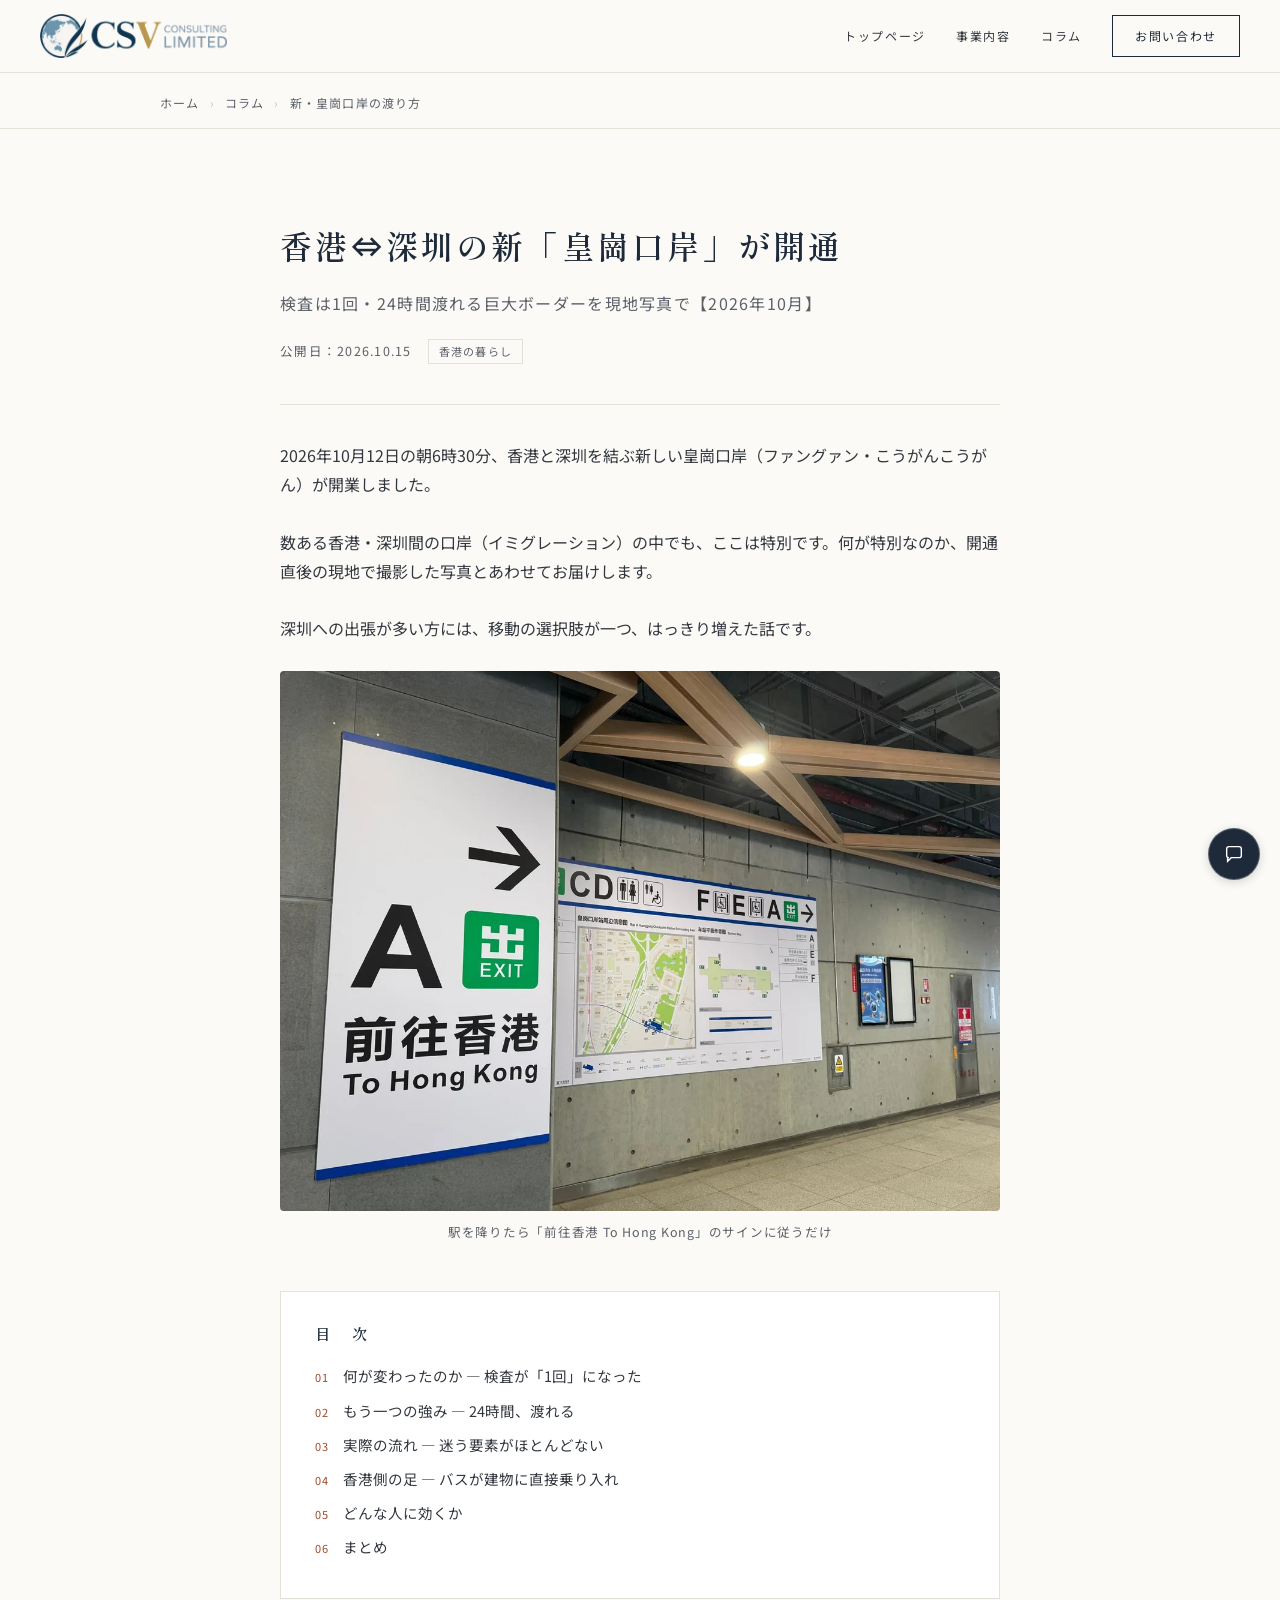
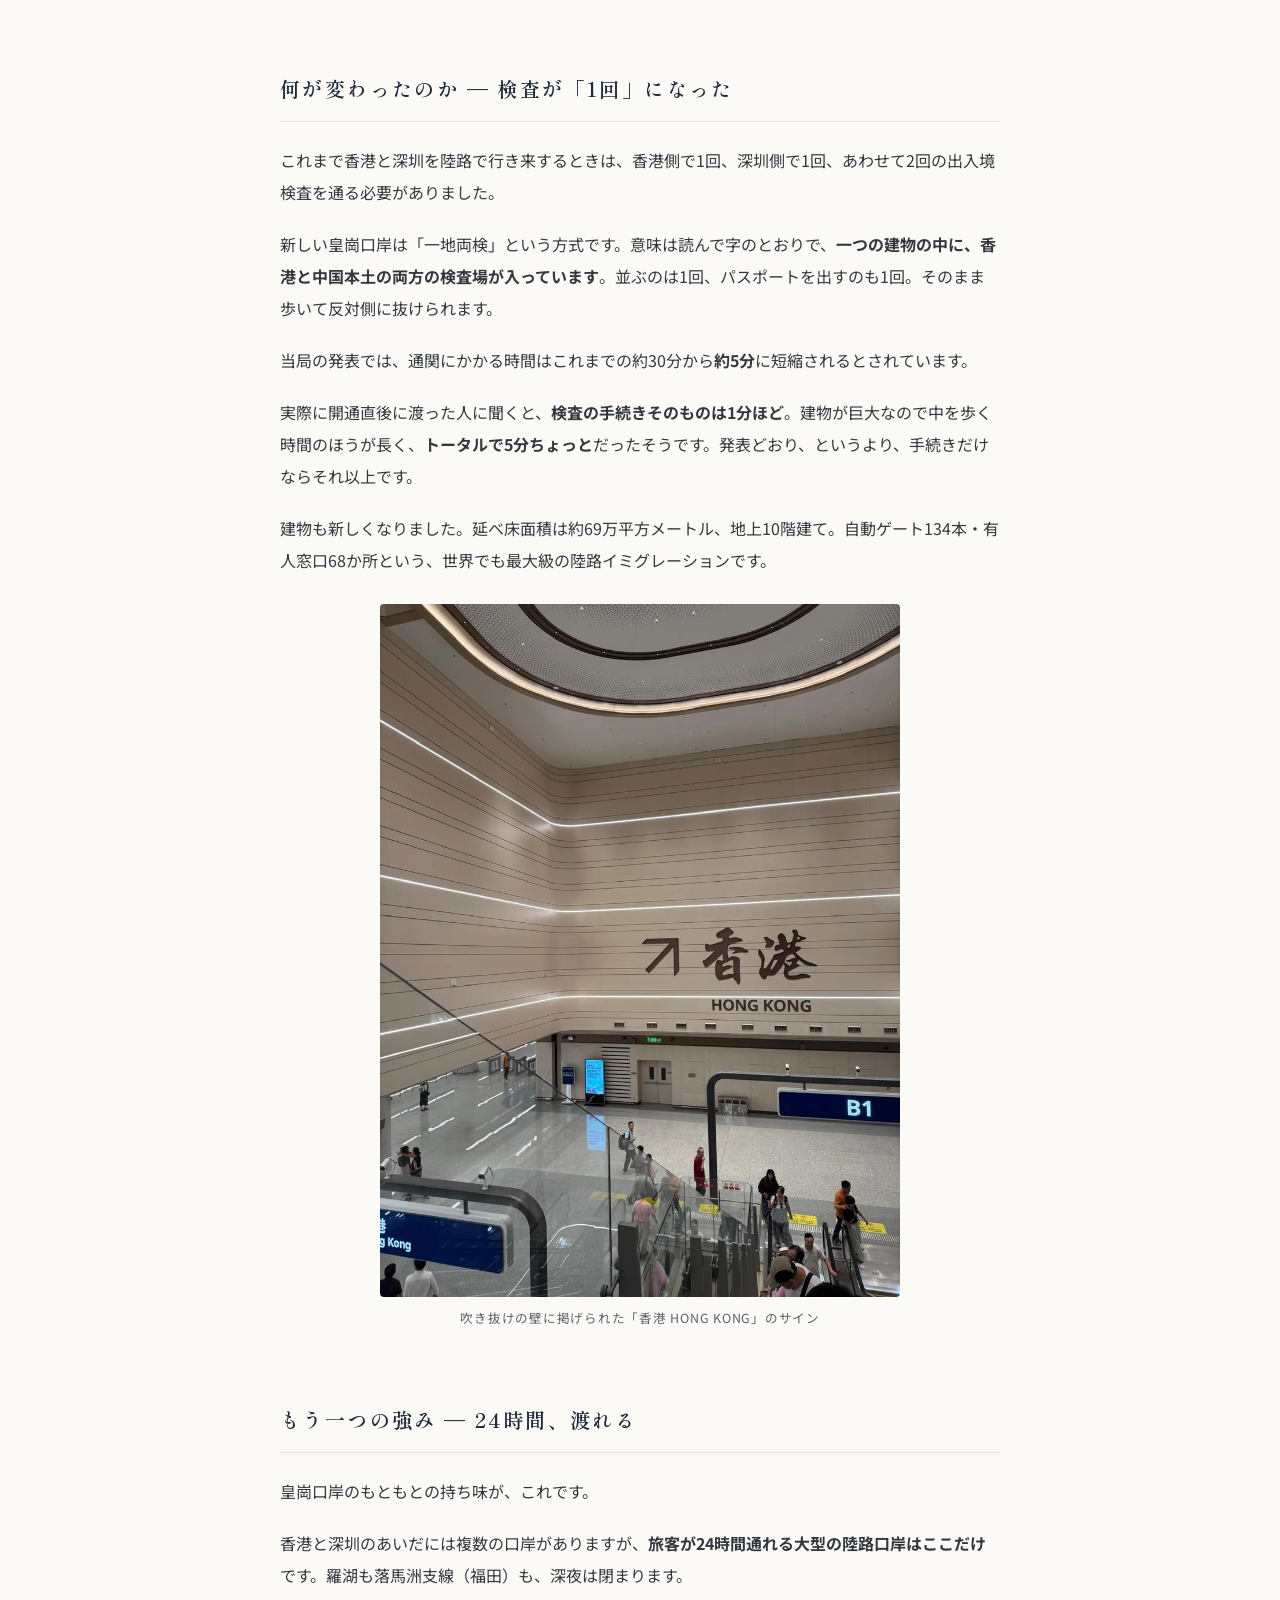
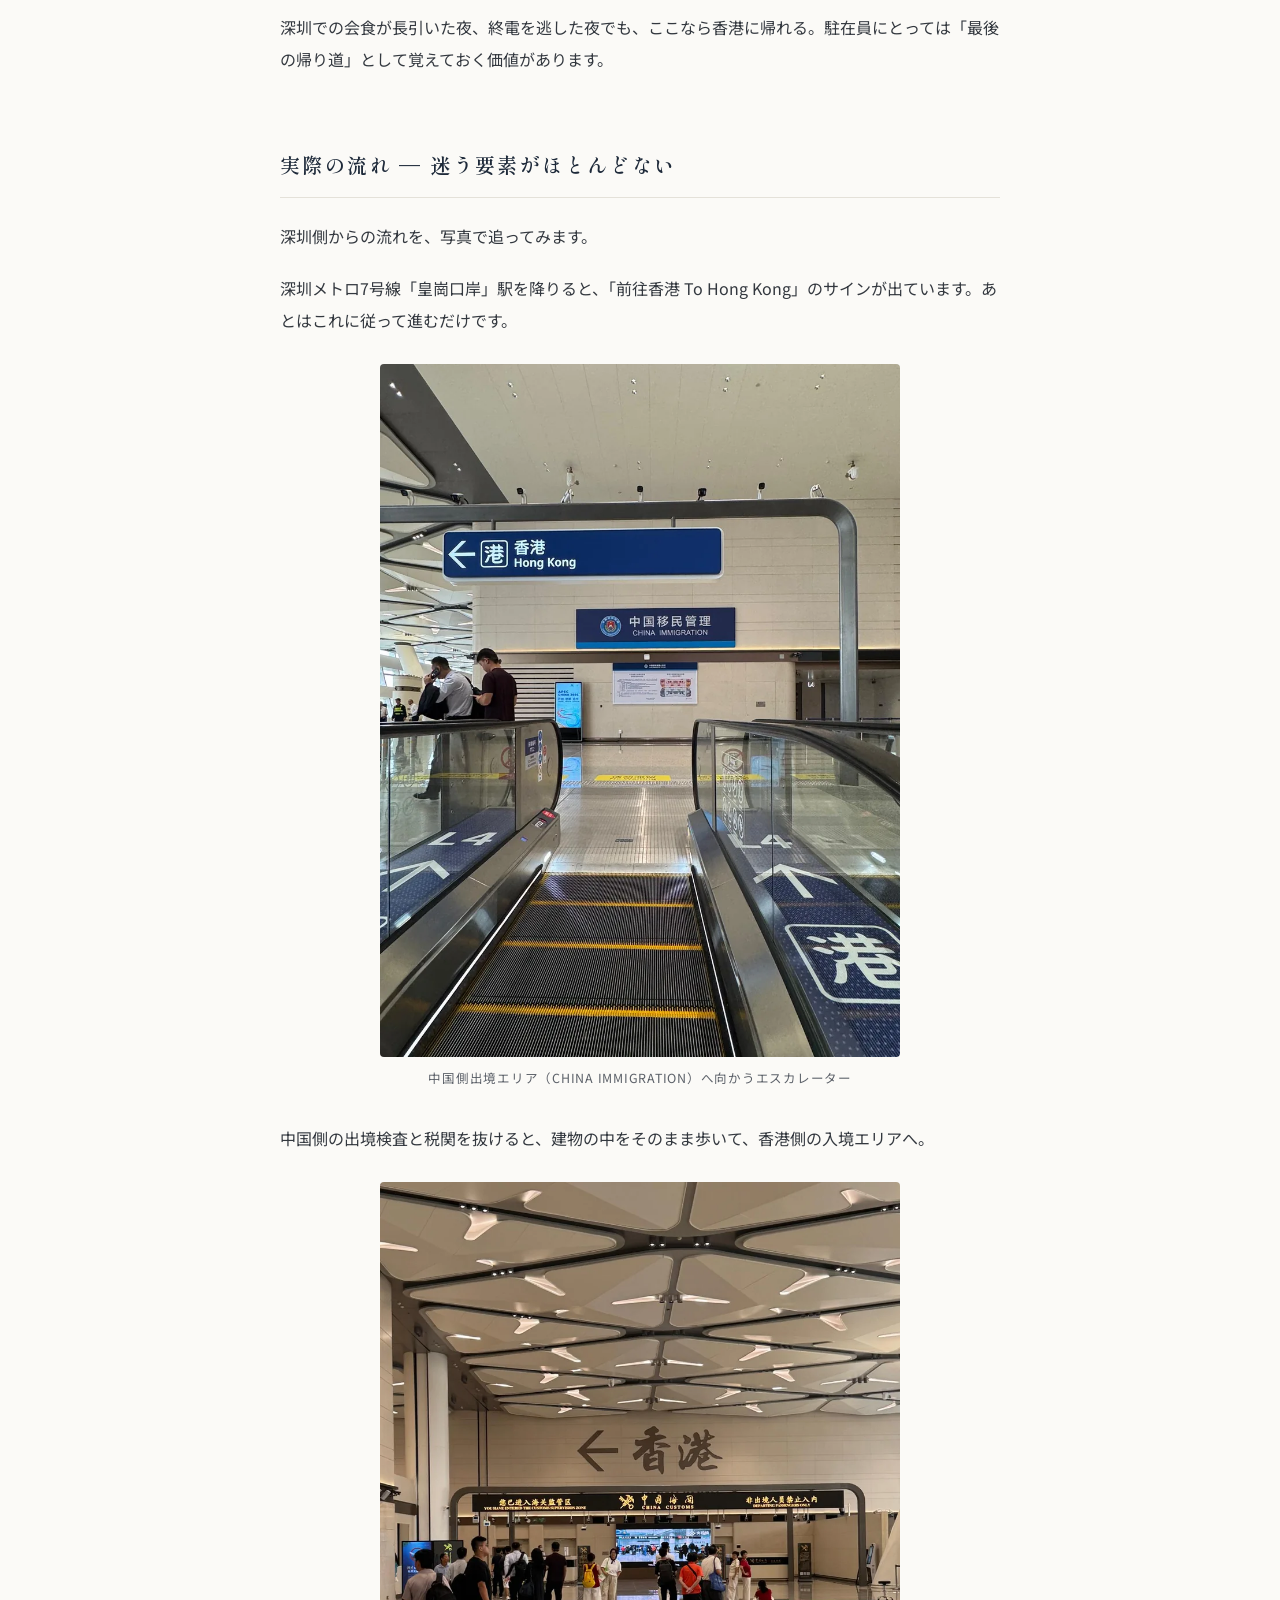
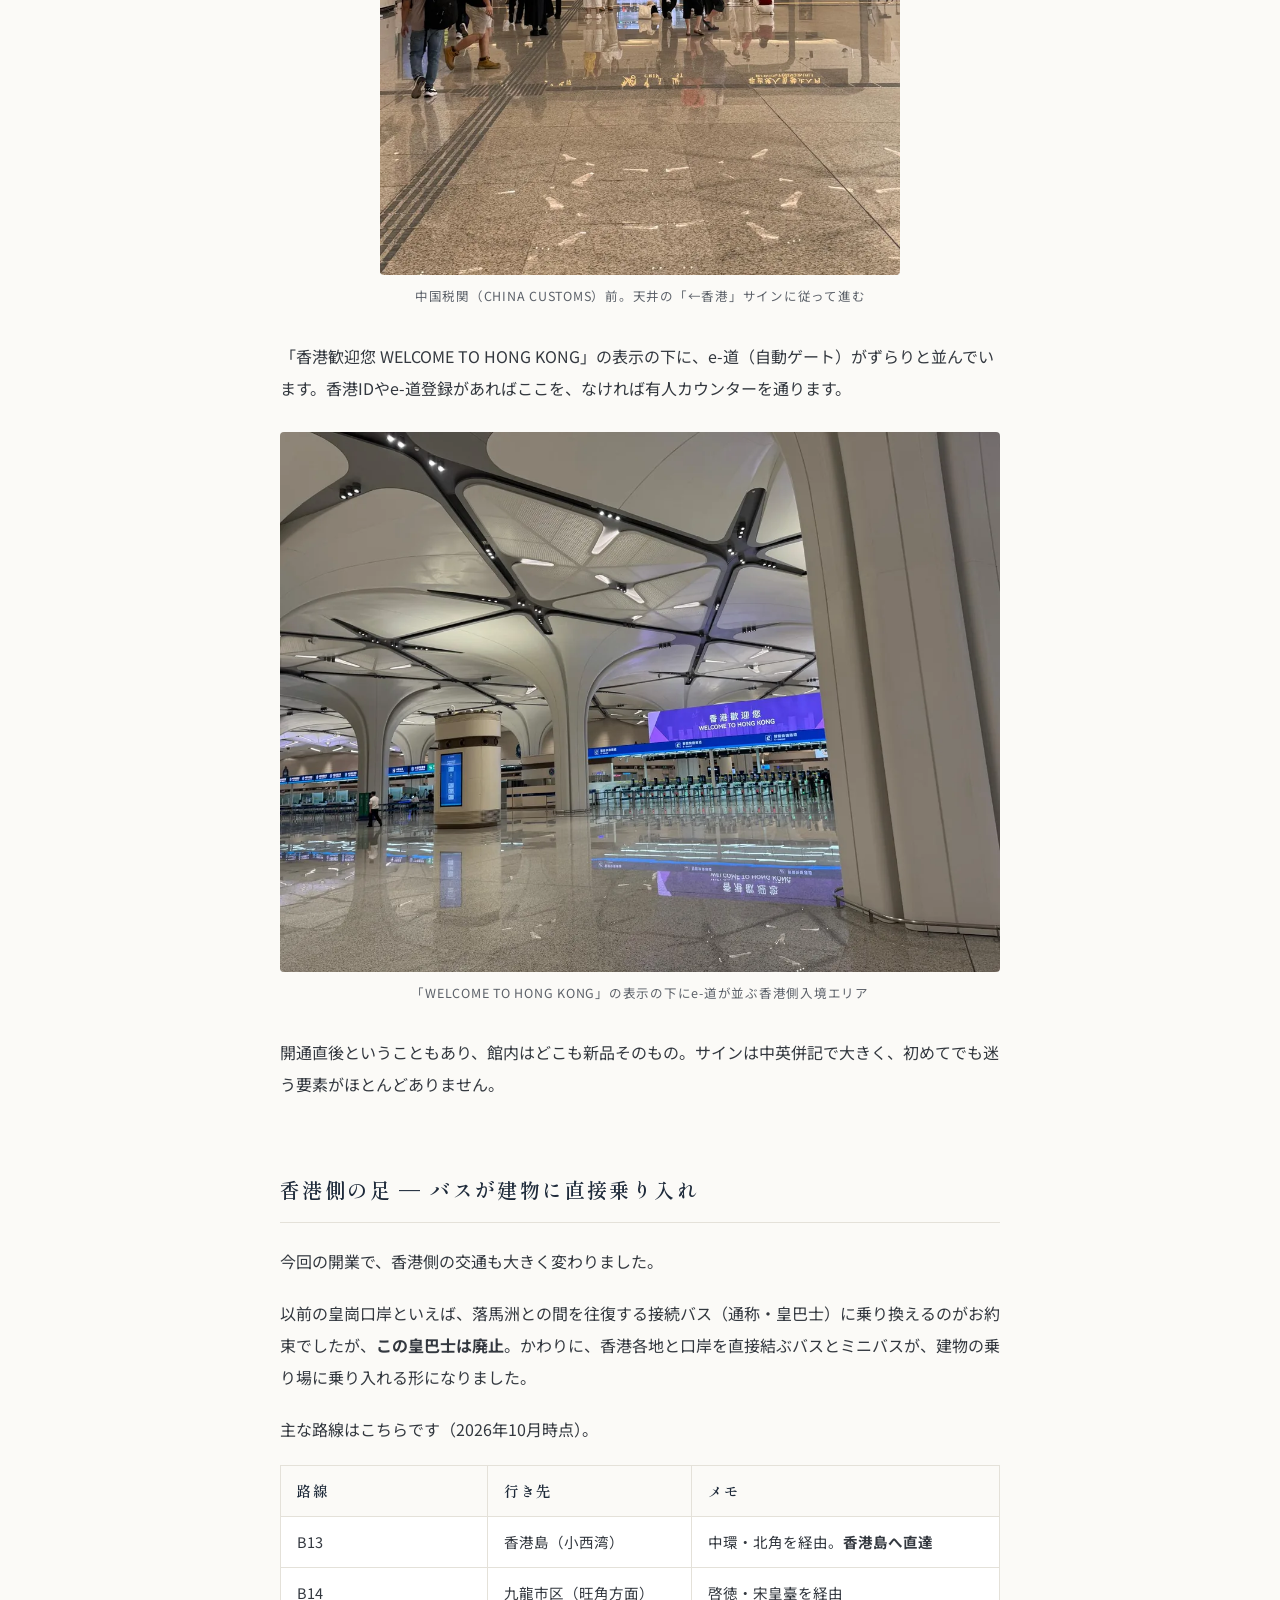
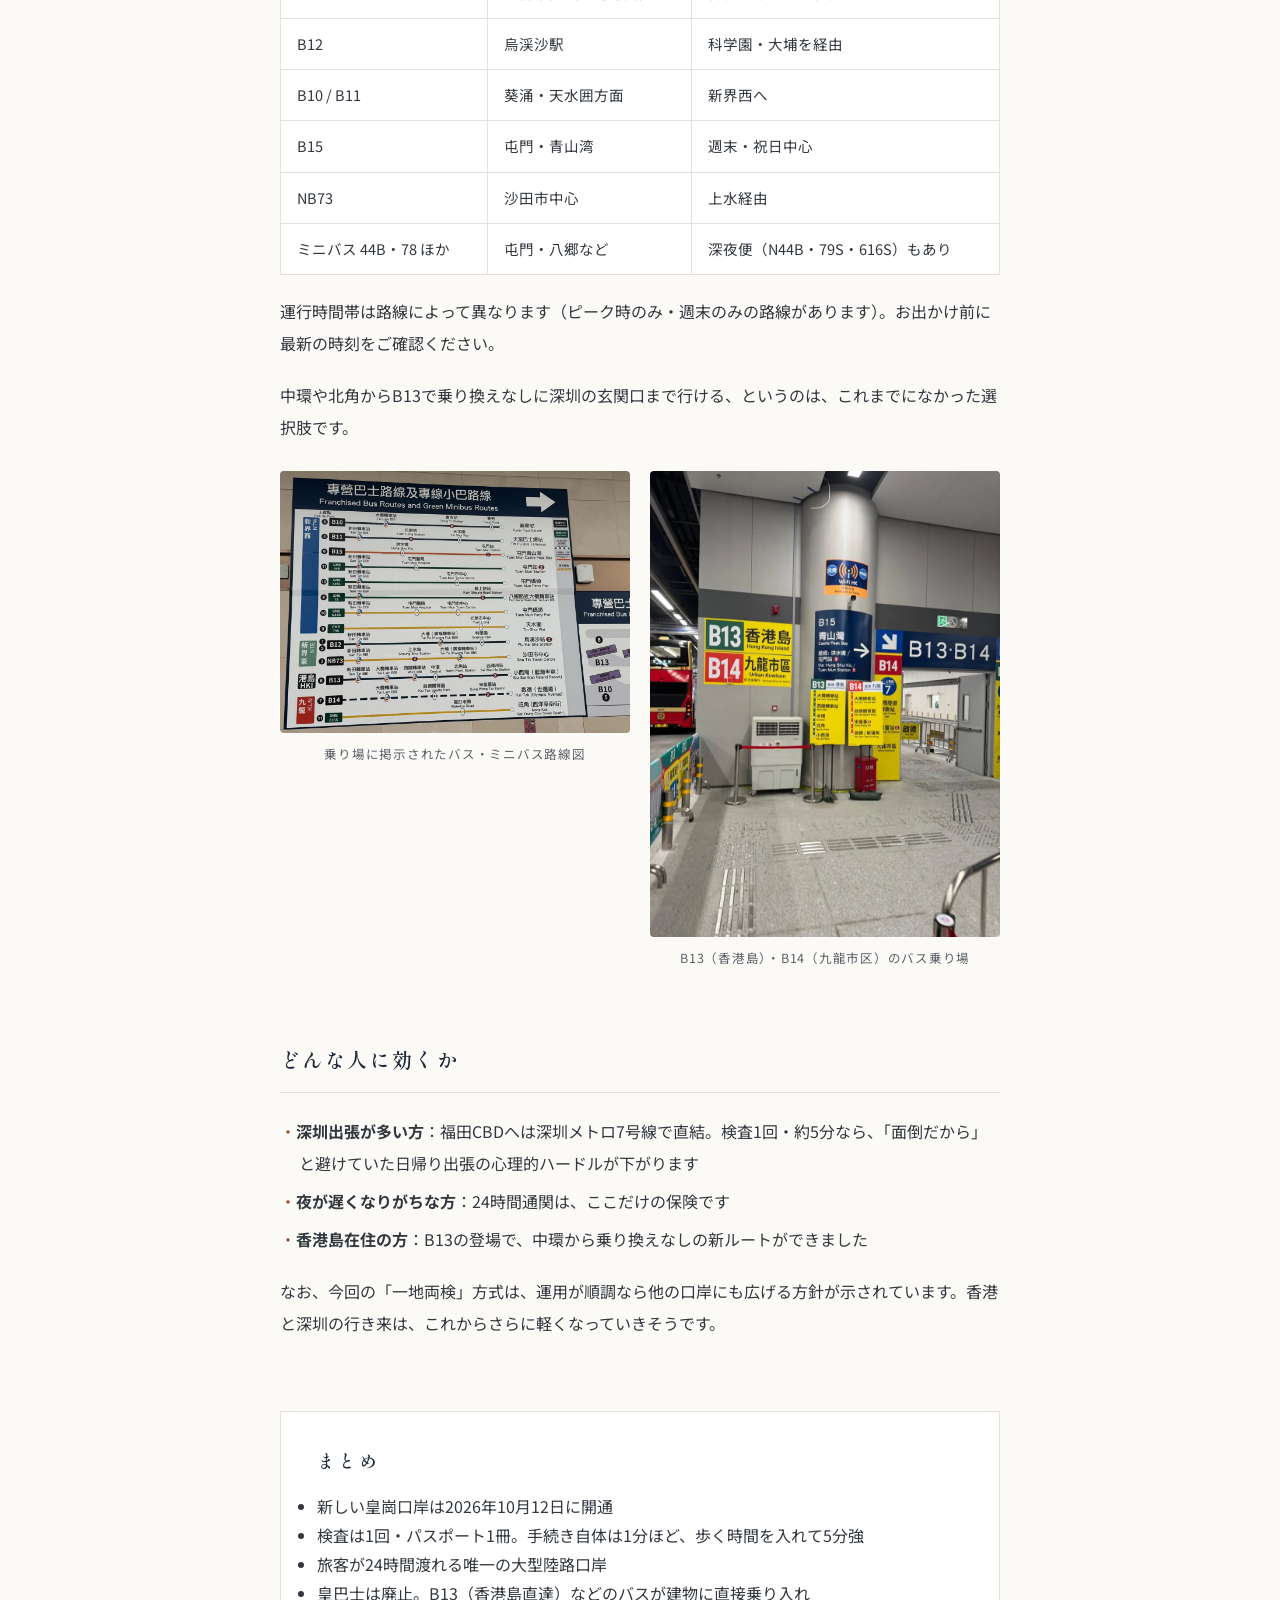
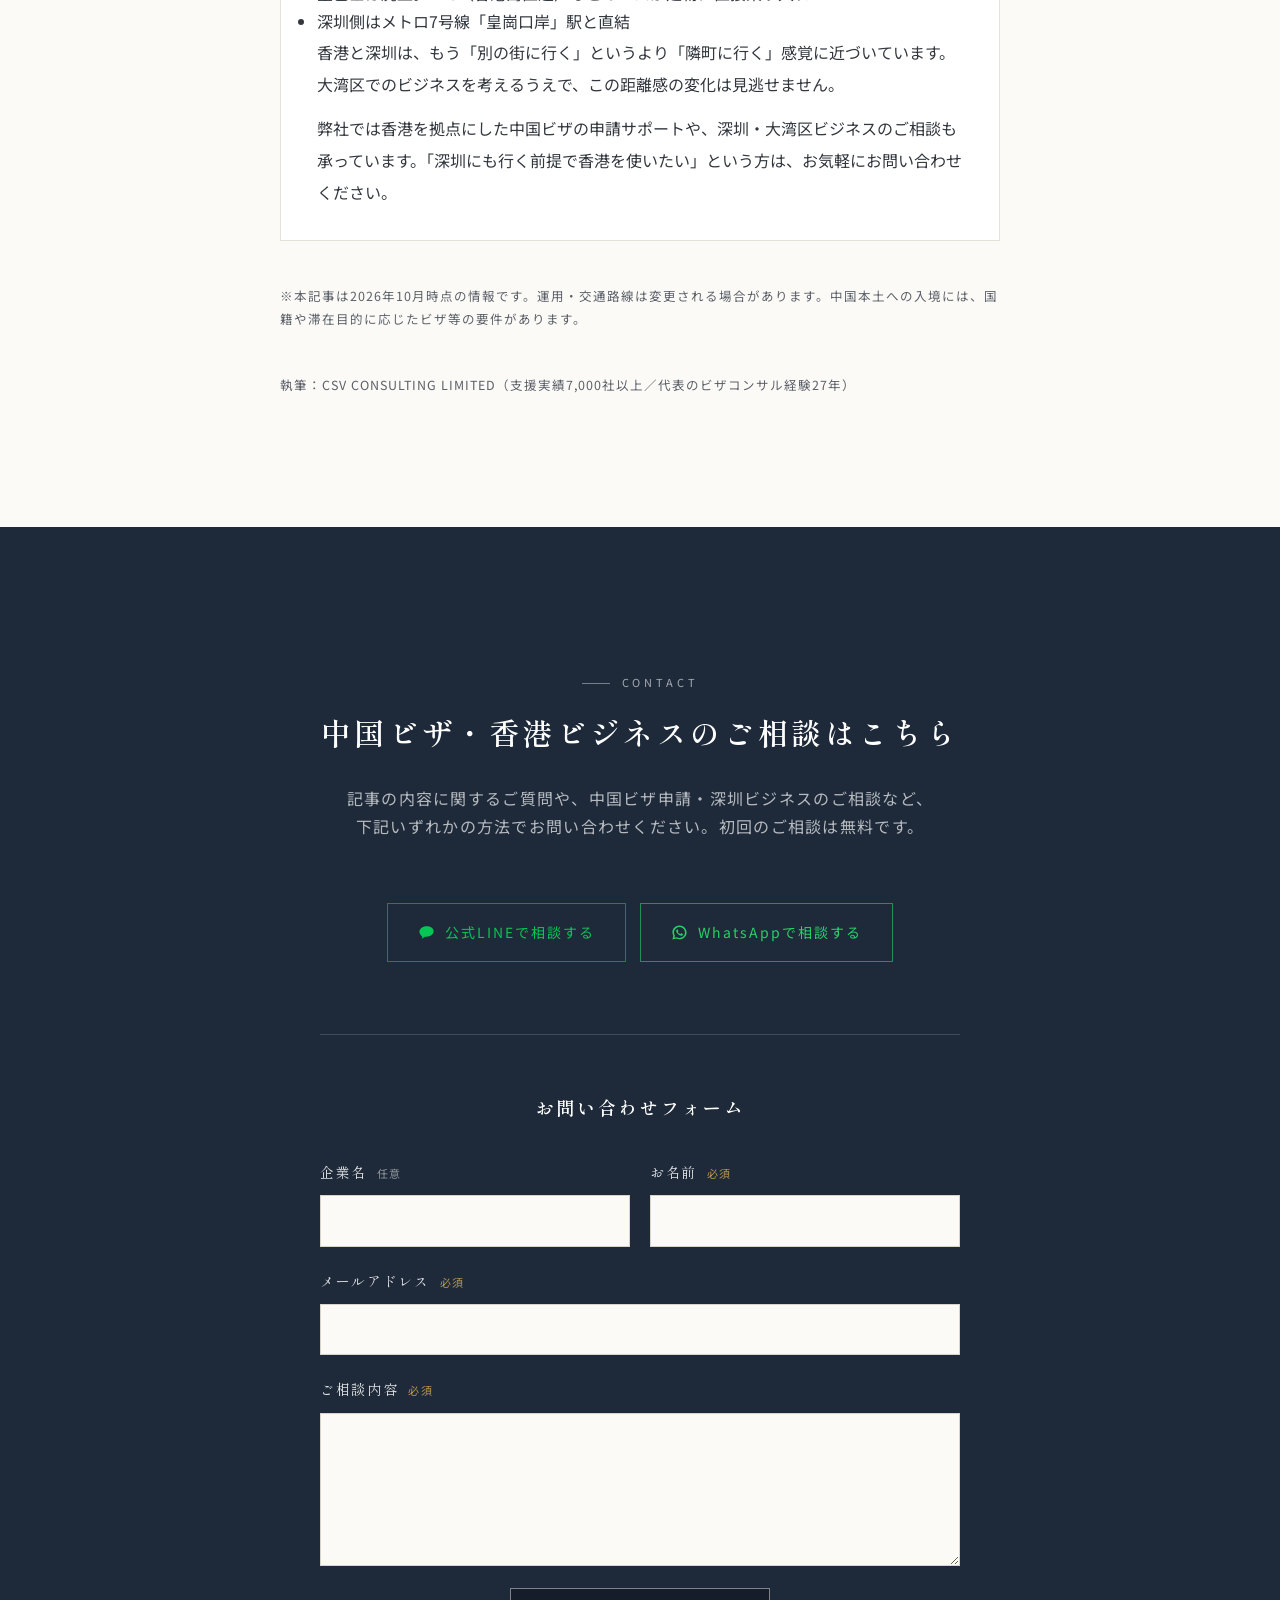
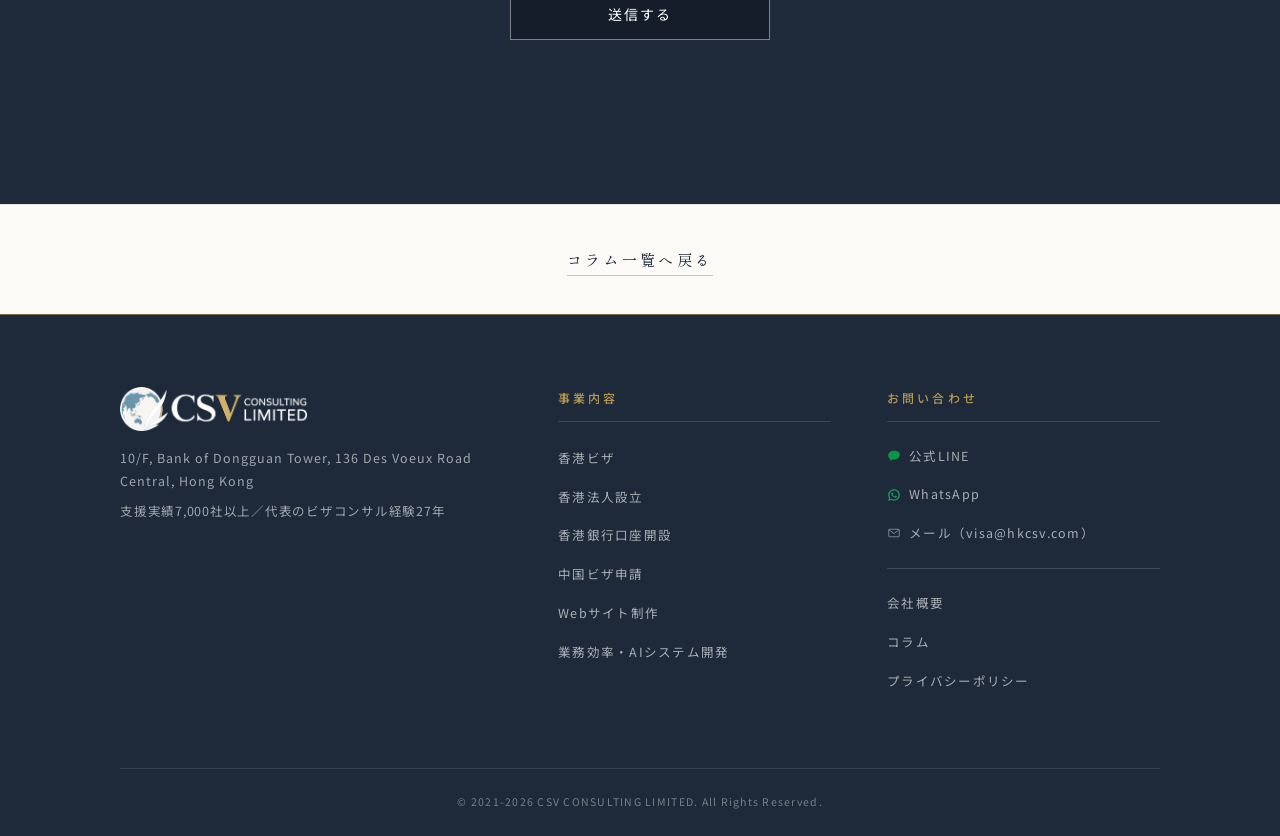
<file: column/huanggang-port-guide.html>
<!DOCTYPE html>
<html lang="ja">
<head>
<meta charset="UTF-8">
<meta name="viewport" content="width=device-width, initial-scale=1.0">
<!-- Google tag (gtag.js) -->
<script>
  window.dataLayer = window.dataLayer || [];
  function gtag(){dataLayer.push(arguments);}
  gtag('js', new Date());
  gtag('config', 'G-2SQB8SFXQP');
  window.addEventListener('load', function(){
    var s = document.createElement('script');
    s.async = true;
    s.src = 'https://www.googletagmanager.com/gtag/js?id=G-2SQB8SFXQP';
    document.head.appendChild(s);
  });
</script>

<title>新皇崗口岸の渡り方【2026年10月開通】一地両検・24時間・バス路線まで現地写真で解説｜CSV CONSULTING</title>
<meta name="description" content="2026年10月12日に開通した香港・深圳の新しい皇崗口岸を現地写真で解説。検査1回の一地両検、24時間通関、B13など香港側バス路線、深圳メトロ7号線との接続まで。">

<!-- OGP -->
<meta property="og:type" content="article">
<meta property="og:site_name" content="CSV CONSULTING LIMITED">
<meta property="og:title" content="新皇崗口岸の渡り方【2026年10月開通】一地両検・24時間・バス路線まで現地写真で解説">
<meta property="og:description" content="2026年10月12日に開通した香港・深圳の新しい皇崗口岸を現地写真で解説。検査1回の一地両検、24時間通関、B13など香港側バス路線、深圳メトロ7号線との接続まで。">
<meta property="og:url" content="https://hkcsv.com/column/huanggang-port-guide.html">
<meta property="og:image" content="https://hkcsv.com/images/ogp-huanggang.jpg">
<meta property="og:locale" content="ja_JP">
<meta name="twitter:card" content="summary_large_image">
<link rel="canonical" href="https://hkcsv.com/column/huanggang-port-guide.html">

<link rel="icon" type="image/png" href="../images/favicon.png">
<link rel="apple-touch-icon" href="../images/favicon.png">

<link rel="preconnect" href="https://fonts.googleapis.com">
<link rel="preconnect" href="https://fonts.gstatic.com" crossorigin>
<link rel="preload" as="style" href="https://fonts.googleapis.com/css2?family=Shippori+Mincho:wght@500;600&family=Noto+Sans+JP:wght@400;500;600&display=swap">
<link href="https://fonts.googleapis.com/css2?family=Shippori+Mincho:wght@500;600&family=Noto+Sans+JP:wght@400;500;600&display=swap" rel="stylesheet" media="print" onload="this.media='all'">
<noscript><link href="https://fonts.googleapis.com/css2?family=Shippori+Mincho:wght@500;600&family=Noto+Sans+JP:wght@400;500;600&display=swap" rel="stylesheet"></noscript>

<link rel="stylesheet" href="../css/style.css">
<link rel="stylesheet" href="../css/service.css">
<link rel="stylesheet" href="../css/column.css">
<link rel="stylesheet" href="../css/chat.css">
</head>
<body class="sv-page">

<header id="hd">
  <a class="brand" href="../index.html" aria-label="CSV CONSULTING LIMITED トップページへ"><img src="../images/logo.webp" alt="CSV CONSULTING LIMITED" width="391" height="92"></a>
  <nav aria-label="メインメニュー">
    <a href="../index.html">トップページ</a>
    <a href="../index.html#services">事業内容</a>
    <a href="./">コラム</a>
    <a href="#contact" class="nav-cta">お問い合わせ</a>
  </nav>
</header>

<!-- パンくず -->
<nav class="crumb" aria-label="パンくず" style="padding-top:78px;">
  <div class="wrap">
    <a href="../index.html">ホーム</a>
    <span><a href="./">コラム</a></span>
    <span>新・皇崗口岸の渡り方</span>
  </div>
</nav>

<!-- 記事本体 -->
<article class="art">
  <div class="wrap">

    <h1 class="art-title">香港⇔深圳の新「皇崗口岸」が開通<span class="art-title-sub"><span class="nb">検査は1回・24時間渡れる</span><span class="nb">巨大ボーダーを現地写真で</span><span class="nb">【2026年10月】</span></span></h1>

    <div class="art-meta">
      <time datetime="2026-10-15">公開日：2026.10.15</time>
      <span class="col-tag">香港の暮らし</span>
    </div>

    <p class="art-lead">2026年10月12日の朝6時30分、香港と深圳を結ぶ新しい皇崗口岸（ファングァン・こうがんこうがん）が開業しました。<br><br>数ある香港・深圳間の口岸（イミグレーション）の中でも、ここは特別です。何が特別なのか、開通直後の現地で撮影した写真とあわせてお届けします。<br><br>深圳への出張が多い方には、移動の選択肢が一つ、はっきり増えた話です。</p>

    <figure class="art-figure">
      <img src="../images/column/huanggang-01-sign.webp" alt="深圳メトロ駅構内の「A 前往香港 To Hong Kong」出口案内サイン" width="1200" height="900" loading="eager">
      <figcaption>駅を降りたら「前往香港 To Hong Kong」のサインに従うだけ</figcaption>
    </figure>

    <!-- 目次 -->
    <nav class="art-toc" aria-label="目次">
      <p class="art-toc-title">目　次</p>
      <ol>
        <li><a href="#sec1">何が変わったのか — 検査が「1回」になった</a></li>
        <li><a href="#sec2">もう一つの強み — 24時間、渡れる</a></li>
        <li><a href="#sec3">実際の流れ — 迷う要素がほとんどない</a></li>
        <li><a href="#sec4">香港側の足 — バスが建物に直接乗り入れ</a></li>
        <li><a href="#sec5">どんな人に効くか</a></li>
        <li><a href="#matome">まとめ</a></li>
      </ol>
    </nav>

    <!-- 本文 -->
    <div class="art-body">

      <h2 id="sec1">何が変わったのか — 検査が「1回」になった</h2>
      <p>これまで香港と深圳を陸路で行き来するときは、香港側で1回、深圳側で1回、あわせて2回の出入境検査を通る必要がありました。</p>
      <p>新しい皇崗口岸は「一地両検」という方式です。意味は読んで字のとおりで、<b>一つの建物の中に、香港と中国本土の両方の検査場が入っています</b>。並ぶのは1回、パスポートを出すのも1回。そのまま歩いて反対側に抜けられます。</p>
      <p>当局の発表では、通関にかかる時間はこれまでの約30分から<b>約5分</b>に短縮されるとされています。</p>
      <p>実際に開通直後に渡った人に聞くと、<b>検査の手続きそのものは1分ほど</b>。建物が巨大なので中を歩く時間のほうが長く、<b>トータルで5分ちょっと</b>だったそうです。発表どおり、というより、手続きだけならそれ以上です。</p>
      <p>建物も新しくなりました。延べ床面積は約69万平方メートル、地上10階建て。自動ゲート134本・有人窓口68か所という、世界でも最大級の陸路イミグレーションです。</p>
      <figure class="art-figure is-portrait">
        <img src="../images/column/huanggang-02-hongkong.webp" alt="新皇崗口岸の吹き抜け空間の壁に掲げられた「香港 HONG KONG」の大きなサイン" width="900" height="1200" loading="lazy">
        <figcaption>吹き抜けの壁に掲げられた「香港 HONG KONG」のサイン</figcaption>
      </figure>

      <h2 id="sec2">もう一つの強み — 24時間、渡れる</h2>
      <p>皇崗口岸のもともとの持ち味が、これです。</p>
      <p>香港と深圳のあいだには複数の口岸がありますが、<b>旅客が24時間通れる大型の陸路口岸はここだけ</b>です。羅湖も落馬洲支線（福田）も、深夜は閉まります。</p>
      <p>深圳での会食が長引いた夜、終電を逃した夜でも、ここなら香港に帰れる。駐在員にとっては「最後の帰り道」として覚えておく価値があります。</p>

      <h2 id="sec3">実際の流れ — 迷う要素がほとんどない</h2>
      <p>深圳側からの流れを、写真で追ってみます。</p>
      <p>深圳メトロ7号線「皇崗口岸」駅を降りると、「前往香港 To Hong Kong」のサインが出ています。あとはこれに従って進むだけです。</p>
      <figure class="art-figure is-portrait">
        <img src="../images/column/huanggang-03-immigration.webp" alt="中国側出境エリア（CHINA IMMIGRATION）へ向かうエスカレーターと「香港 Hong Kong」の青い案内看板" width="900" height="1200" loading="lazy">
        <figcaption>中国側出境エリア（CHINA IMMIGRATION）へ向かうエスカレーター</figcaption>
      </figure>
      <p>中国側の出境検査と税関を抜けると、建物の中をそのまま歩いて、香港側の入境エリアへ。</p>
      <figure class="art-figure is-portrait">
        <img src="../images/column/huanggang-04-customs.webp" alt="中国税関（CHINA CUSTOMS）のゲートと、天井から下がる「←香港」の案内サイン" width="900" height="1200" loading="lazy">
        <figcaption>中国税関（CHINA CUSTOMS）前。天井の「←香港」サインに従って進む</figcaption>
      </figure>
      <p>「香港歓迎您 WELCOME TO HONG KONG」の表示の下に、e-道（自動ゲート）がずらりと並んでいます。香港IDやe-道登録があればここを、なければ有人カウンターを通ります。</p>
      <figure class="art-figure">
        <img src="../images/column/huanggang-05-welcome.webp" alt="「香港歡迎您 WELCOME TO HONG KONG」の紫のスクリーンと、ずらりと並ぶe-道（自動ゲート）" width="1200" height="900" loading="lazy">
        <figcaption>「WELCOME TO HONG KONG」の表示の下にe-道が並ぶ香港側入境エリア</figcaption>
      </figure>
      <p>開通直後ということもあり、館内はどこも新品そのもの。サインは中英併記で大きく、初めてでも迷う要素がほとんどありません。</p>

      <h2 id="sec4">香港側の足 — バスが建物に直接乗り入れ</h2>
      <p>今回の開業で、香港側の交通も大きく変わりました。</p>
      <p>以前の皇崗口岸といえば、落馬洲との間を往復する接続バス（通称・皇巴士）に乗り換えるのがお約束でしたが、<b>この皇巴士は廃止</b>。かわりに、香港各地と口岸を直接結ぶバスとミニバスが、建物の乗り場に乗り入れる形になりました。</p>
      <p>主な路線はこちらです（2026年10月時点）。</p>
      <div class="art-table-wrap">
        <table>
          <thead>
            <tr><th>路線</th><th>行き先</th><th>メモ</th></tr>
          </thead>
          <tbody>
            <tr><td>B13</td><td>香港島（小西湾）</td><td>中環・北角を経由。<b>香港島へ直達</b></td></tr>
            <tr><td>B14</td><td>九龍市区（旺角方面）</td><td>啓徳・宋皇臺を経由</td></tr>
            <tr><td>B12</td><td>烏渓沙駅</td><td>科学園・大埔を経由</td></tr>
            <tr><td>B10 / B11</td><td>葵涌・天水囲方面</td><td>新界西へ</td></tr>
            <tr><td>B15</td><td>屯門・青山湾</td><td>週末・祝日中心</td></tr>
            <tr><td>NB73</td><td>沙田市中心</td><td>上水経由</td></tr>
            <tr><td>ミニバス 44B・78 ほか</td><td>屯門・八郷など</td><td>深夜便（N44B・79S・616S）もあり</td></tr>
          </tbody>
        </table>
      </div>
      <p>運行時間帯は路線によって異なります（ピーク時のみ・週末のみの路線があります）。お出かけ前に最新の時刻をご確認ください。</p>
      <p>中環や北角からB13で乗り換えなしに深圳の玄関口まで行ける、というのは、これまでになかった選択肢です。</p>
      <div class="art-figure-row">
        <figure class="art-figure">
          <img src="../images/column/huanggang-06-busmap.webp" alt="新皇崗口岸に乗り入れるバス・ミニバスの路線図（Franchised Bus Routes and Green Minibus Routes）" width="1200" height="900" loading="lazy">
          <figcaption>乗り場に掲示されたバス・ミニバス路線図</figcaption>
        </figure>
        <figure class="art-figure is-portrait">
          <img src="../images/column/huanggang-07-busstop.webp" alt="B13（香港島行き）・B14（九龍市区行き）の黄色い看板が立つバス乗り場" width="900" height="1200" loading="lazy">
          <figcaption>B13（香港島）・B14（九龍市区）のバス乗り場</figcaption>
        </figure>
      </div>

      <h2 id="sec5">どんな人に効くか</h2>
      <ul>
        <li><b>深圳出張が多い方</b>：福田CBDへは深圳メトロ7号線で直結。検査1回・約5分なら、「面倒だから」と避けていた日帰り出張の心理的ハードルが下がります</li>
        <li><b>夜が遅くなりがちな方</b>：24時間通関は、ここだけの保険です</li>
        <li><b>香港島在住の方</b>：B13の登場で、中環から乗り換えなしの新ルートができました</li>
      </ul>
      <p>なお、今回の「一地両検」方式は、運用が順調なら他の口岸にも広げる方針が示されています。香港と深圳の行き来は、これからさらに軽くなっていきそうです。</p>

    </div>

    <!-- まとめ -->
    <div class="art-summary" id="matome">
      <h2>まとめ</h2>
      <ul>
        <li>新しい皇崗口岸は2026年10月12日に開通</li>
        <li>検査は1回・パスポート1冊。手続き自体は1分ほど、歩く時間を入れて5分強</li>
        <li>旅客が24時間渡れる唯一の大型陸路口岸</li>
        <li>皇巴士は廃止。B13（香港島直達）などのバスが建物に直接乗り入れ</li>
        <li>深圳側はメトロ7号線「皇崗口岸」駅と直結</li>
      </ul>
      <p>香港と深圳は、もう「別の街に行く」というより「隣町に行く」感覚に近づいています。大湾区でのビジネスを考えるうえで、この距離感の変化は見逃せません。</p>
      <p>弊社では香港を拠点にした中国ビザの申請サポートや、深圳・大湾区ビジネスのご相談も承っています。「深圳にも行く前提で香港を使いたい」という方は、お気軽にお問い合わせください。</p>
    </div>

    <p class="art-note">※本記事は2026年10月時点の情報です。運用・交通路線は変更される場合があります。中国本土への入境には、国籍や滞在目的に応じたビザ等の要件があります。</p>
    <p class="art-note">執筆：CSV CONSULTING LIMITED（支援実績7,000社以上／代表のビザコンサル経験27年）</p>

  </div>
</article>

<!-- 問い合わせCTA -->
<section class="contact" id="contact">
  <div class="wrap">
    <p class="label-en rv">Contact</p>
    <h2 class="heading rv">中国ビザ・香港ビジネスのご相談はこちら</h2>
    <p class="contact-lead rv">記事の内容に関するご質問や、中国ビザ申請・深圳ビジネスのご相談など、<br>下記いずれかの方法でお問い合わせください。初回のご相談は無料です。</p>
    <div class="contact-btns rv">
      <a class="cbtn cbtn-line" href="https://lin.ee/SfcBcLM" target="_blank" rel="noopener"><svg viewBox="0 0 24 24" aria-hidden="true"><path d="M12 3C6.48 3 2 6.66 2 11.1c0 2.63 1.57 4.96 4.01 6.44-.11.62-.52 2.1-.6 2.43-.09.4.15.5.44.36.36-.17 2.73-1.81 3.74-2.5.78.11 1.58.17 2.41.17 5.52 0 10-3.66 10-8.1S17.52 3 12 3z"/></svg>公式LINEで相談する</a>
      <a class="cbtn cbtn-wa" href="https://api.whatsapp.com/send/?phone=85295750123&text&type=phone_number&app_absent=0" target="_blank" rel="noopener"><svg viewBox="0 0 24 24" aria-hidden="true"><path d="M12 2C6.49 2 2 6.36 2 11.72c0 1.72.47 3.4 1.35 4.88L2 22l5.55-1.42c1.35.72 2.89 1.1 4.45 1.1 5.51 0 10-4.36 10-9.72S17.51 2 12 2zm0 17.8c-1.4 0-2.77-.37-3.96-1.06l-.28-.17-2.95.76.79-2.84-.19-.29c-.78-1.23-1.19-2.65-1.19-4.12 0-4.32 3.5-7.83 7.78-7.83s7.78 3.51 7.78 7.83-3.5 7.72-7.78 7.72zm4.27-5.86c-.23-.12-1.38-.68-1.6-.76-.21-.08-.37-.12-.52.12-.16.23-.6.76-.74.91-.13.16-.27.18-.5.06-.23-.12-.99-.36-1.88-1.16-.7-.62-1.17-1.39-1.3-1.62-.14-.23-.02-.36.1-.47.11-.1.24-.27.35-.41.12-.14.16-.23.24-.39.08-.16.04-.29-.02-.41-.06-.12-.52-1.26-.72-1.72-.19-.45-.38-.39-.52-.4h-.45c-.16 0-.41.06-.63.29-.21.23-.82.8-.82 1.95s.84 2.26.96 2.42c.12.16 1.65 2.52 4 3.53.56.24 1 .39 1.34.5.56.18 1.07.15 1.48.09.45-.07 1.38-.56 1.58-1.11.19-.55.19-1.01.14-1.11-.06-.1-.21-.16-.44-.28z"/></svg>WhatsAppで相談する</a>
    </div>

    <div class="cform-wrap rv">
      <p class="cform-title">お問い合わせフォーム</p>
      <form class="cform" novalidate>
        <div class="cform-row">
          <label>企業名<small>任意</small>
            <input type="text" name="company" autocomplete="organization">
          </label>
          <label>お名前<small class="req">必須</small>
            <input type="text" name="name" required autocomplete="name">
          </label>
        </div>
        <label>メールアドレス<small class="req">必須</small>
          <input type="email" name="email" required autocomplete="email">
        </label>
        <label>ご相談内容<small class="req">必須</small>
          <textarea name="message" rows="5" required></textarea>
        </label>
        <div class="cform-hp" aria-hidden="true">
          <label>会社URL<input type="text" name="company_url" tabindex="-1" autocomplete="off"></label>
        </div>
        <button type="submit" class="cform-send">送信する</button>
        <p class="cform-note" role="status" aria-live="polite"></p>
      </form>
    </div>
  </div>
</section>

<div class="back-home">
  <div class="wrap"><a href="./">コラム一覧へ戻る</a></div>
</div>

<footer>
  <div class="ft-grid">
    <div class="ft-col">
      <img class="ft-logo" src="../images/logo-white.webp" alt="CSV CONSULTING LIMITED" width="391" height="92">
      <p class="ft-addr">10/F, Bank of Dongguan Tower, 136 Des Voeux Road Central, Hong Kong</p>
      <p class="ft-note">支援実績7,000社以上／代表のビザコンサル経験27年</p>
    </div>
    <nav class="ft-col" aria-label="事業内容">
      <h3>事業内容</h3>
      <ul>
        <li><a href="../services/visa.html">香港ビザ</a></li>
        <li><a href="../services/company.html">香港法人設立</a></li>
        <li><a href="../services/bank.html">香港銀行口座開設</a></li>
        <li><a href="../services/china-visa.html">中国ビザ申請</a></li>
        <li><a href="../services/web.html">Webサイト制作</a></li>
        <li><a href="../services/ai.html">業務効率・AIシステム開発</a></li>
      </ul>
    </nav>
    <nav class="ft-col" aria-label="お問い合わせ・その他">
      <h3>お問い合わせ</h3>
      <ul>
        <li><a class="ft-ic ft-ic-line" href="https://lin.ee/SfcBcLM" target="_blank" rel="noopener"><svg viewBox="0 0 24 24" aria-hidden="true"><path d="M12 3C6.48 3 2 6.66 2 11.1c0 2.63 1.57 4.96 4.01 6.44-.11.62-.52 2.1-.6 2.43-.09.4.15.5.44.36.36-.17 2.73-1.81 3.74-2.5.78.11 1.58.17 2.41.17 5.52 0 10-3.66 10-8.1S17.52 3 12 3z"/></svg>公式LINE</a></li>
        <li><a class="ft-ic ft-ic-wa" href="https://api.whatsapp.com/send/?phone=85295750123&text&type=phone_number&app_absent=0" target="_blank" rel="noopener"><svg viewBox="0 0 24 24" aria-hidden="true"><path d="M12 2C6.49 2 2 6.36 2 11.72c0 1.72.47 3.4 1.35 4.88L2 22l5.55-1.42c1.35.72 2.89 1.1 4.45 1.1 5.51 0 10-4.36 10-9.72S17.51 2 12 2zm0 17.8c-1.4 0-2.77-.37-3.96-1.06l-.28-.17-2.95.76.79-2.84-.19-.29c-.78-1.23-1.19-2.65-1.19-4.12 0-4.32 3.5-7.83 7.78-7.83s7.78 3.51 7.78 7.83-3.5 7.72-7.78 7.72zm4.27-5.86c-.23-.12-1.38-.68-1.6-.76-.21-.08-.37-.12-.52.12-.16.23-.6.76-.74.91-.13.16-.27.18-.5.06-.23-.12-.99-.36-1.88-1.16-.7-.62-1.17-1.39-1.3-1.62-.14-.23-.02-.36.1-.47.11-.1.24-.27.35-.41.12-.14.16-.23.24-.39.08-.16.04-.29-.02-.41-.06-.12-.52-1.26-.72-1.72-.19-.45-.38-.39-.52-.4h-.45c-.16 0-.41.06-.63.29-.21.23-.82.8-.82 1.95s.84 2.26.96 2.42c.12.16 1.65 2.52 4 3.53.56.24 1 .39 1.34.5.56.18 1.07.15 1.48.09.45-.07 1.38-.56 1.58-1.11.19-.55.19-1.01.14-1.11-.06-.1-.21-.16-.44-.28z"/></svg>WhatsApp</a></li>
        <li><a class="ft-ic ft-ic-mail" href="mailto:visa@hkcsv.com?subject=%E3%81%8A%E5%95%8F%E3%81%84%E5%90%88%E3%82%8F%E3%81%9B%28%E3%82%B5%E3%82%A4%E3%83%88%E3%82%88%E3%82%8A%29"><svg viewBox="0 0 24 24" aria-hidden="true" class="ic-mail"><rect x="3" y="5.5" width="18" height="13" rx="1"/><path d="M3.5 6.5 12 13l8.5-6.5"/></svg>メール（visa@hkcsv.com）</a></li>
        <li class="ft-sep"><a href="../about.html">会社概要</a></li>
        <li><a href="./">コラム</a></li>
        <li><a href="../privacy.html">プライバシーポリシー</a></li>
      </ul>
    </nav>
  </div>
  <span class="ft-c">© 2021-2026 CSV CONSULTING LIMITED. All Rights Reserved.</span>
</footer>

<script src="../js/service.js" defer></script>
<script src="../js/chat.js" defer></script>
<script src="../js/backtop.js" defer></script>
<script src="../js/contact-form.js" defer></script>
</body>
</html>
</file>
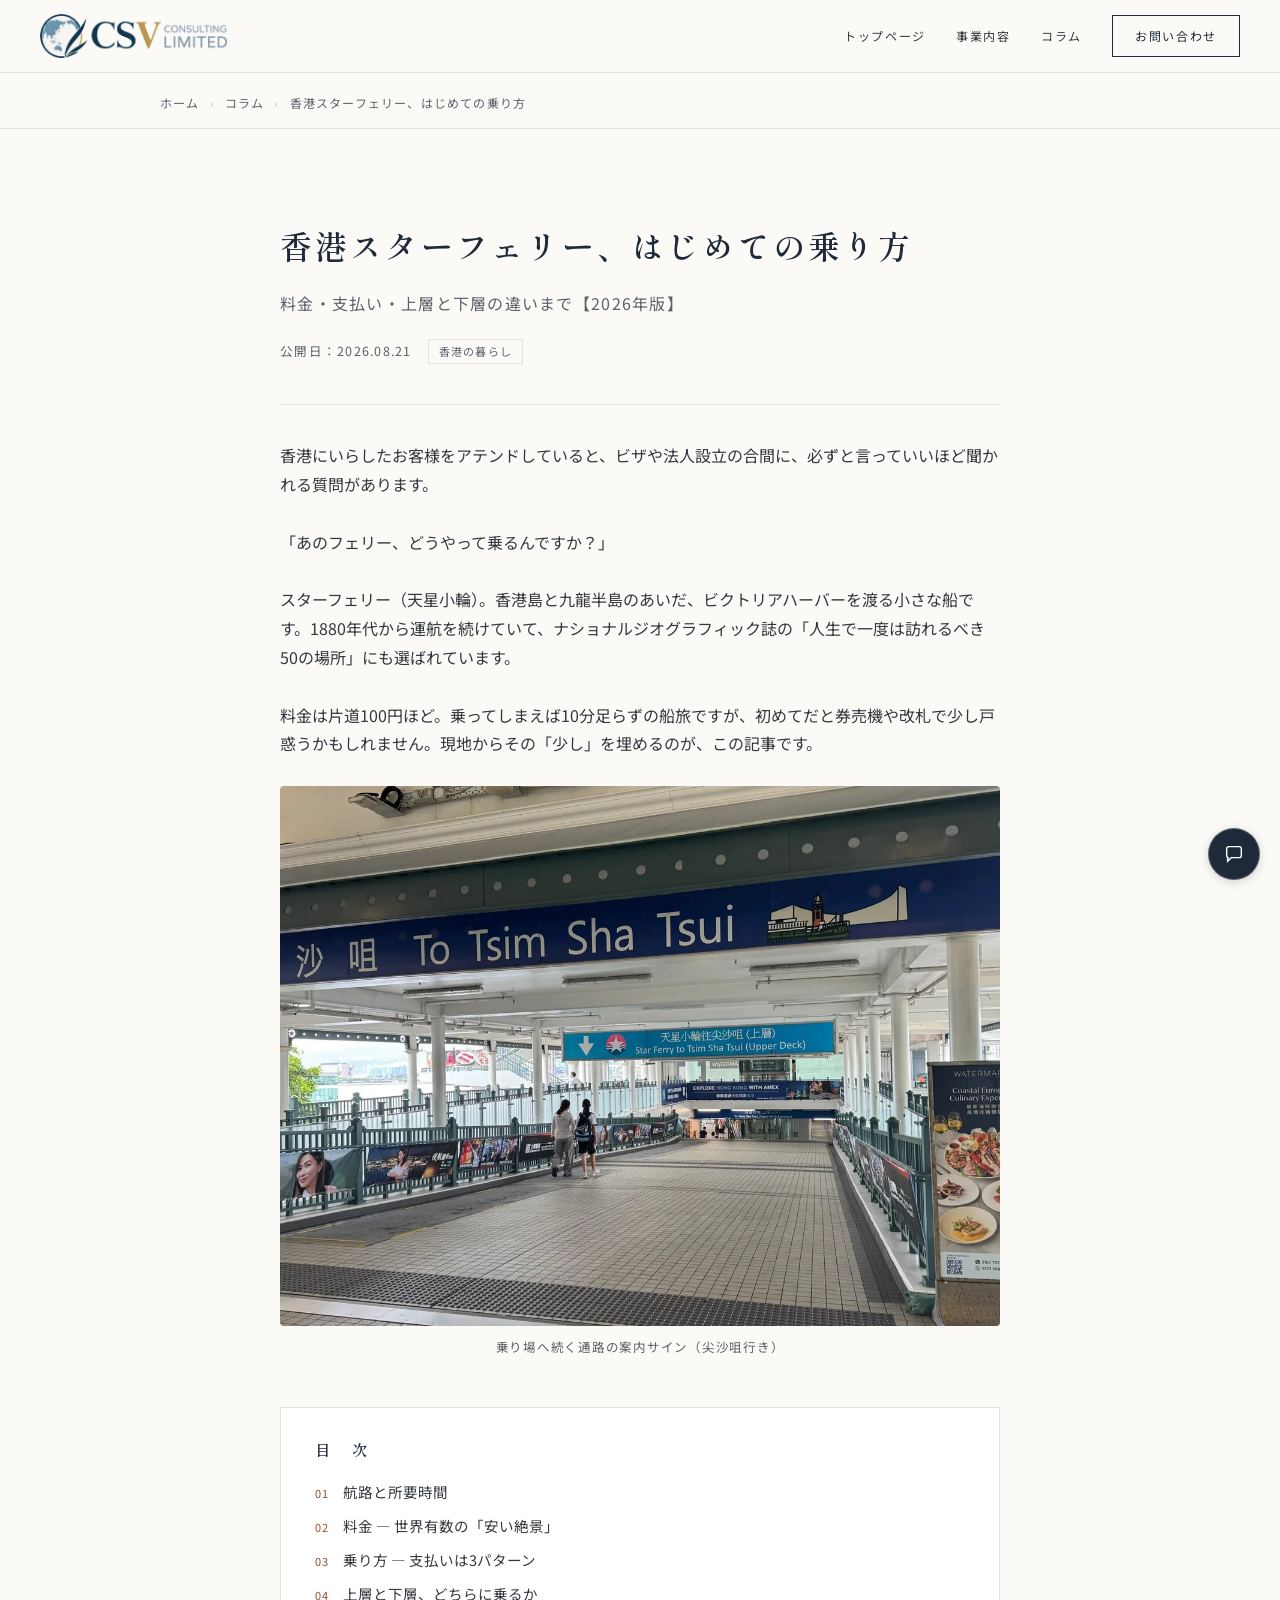
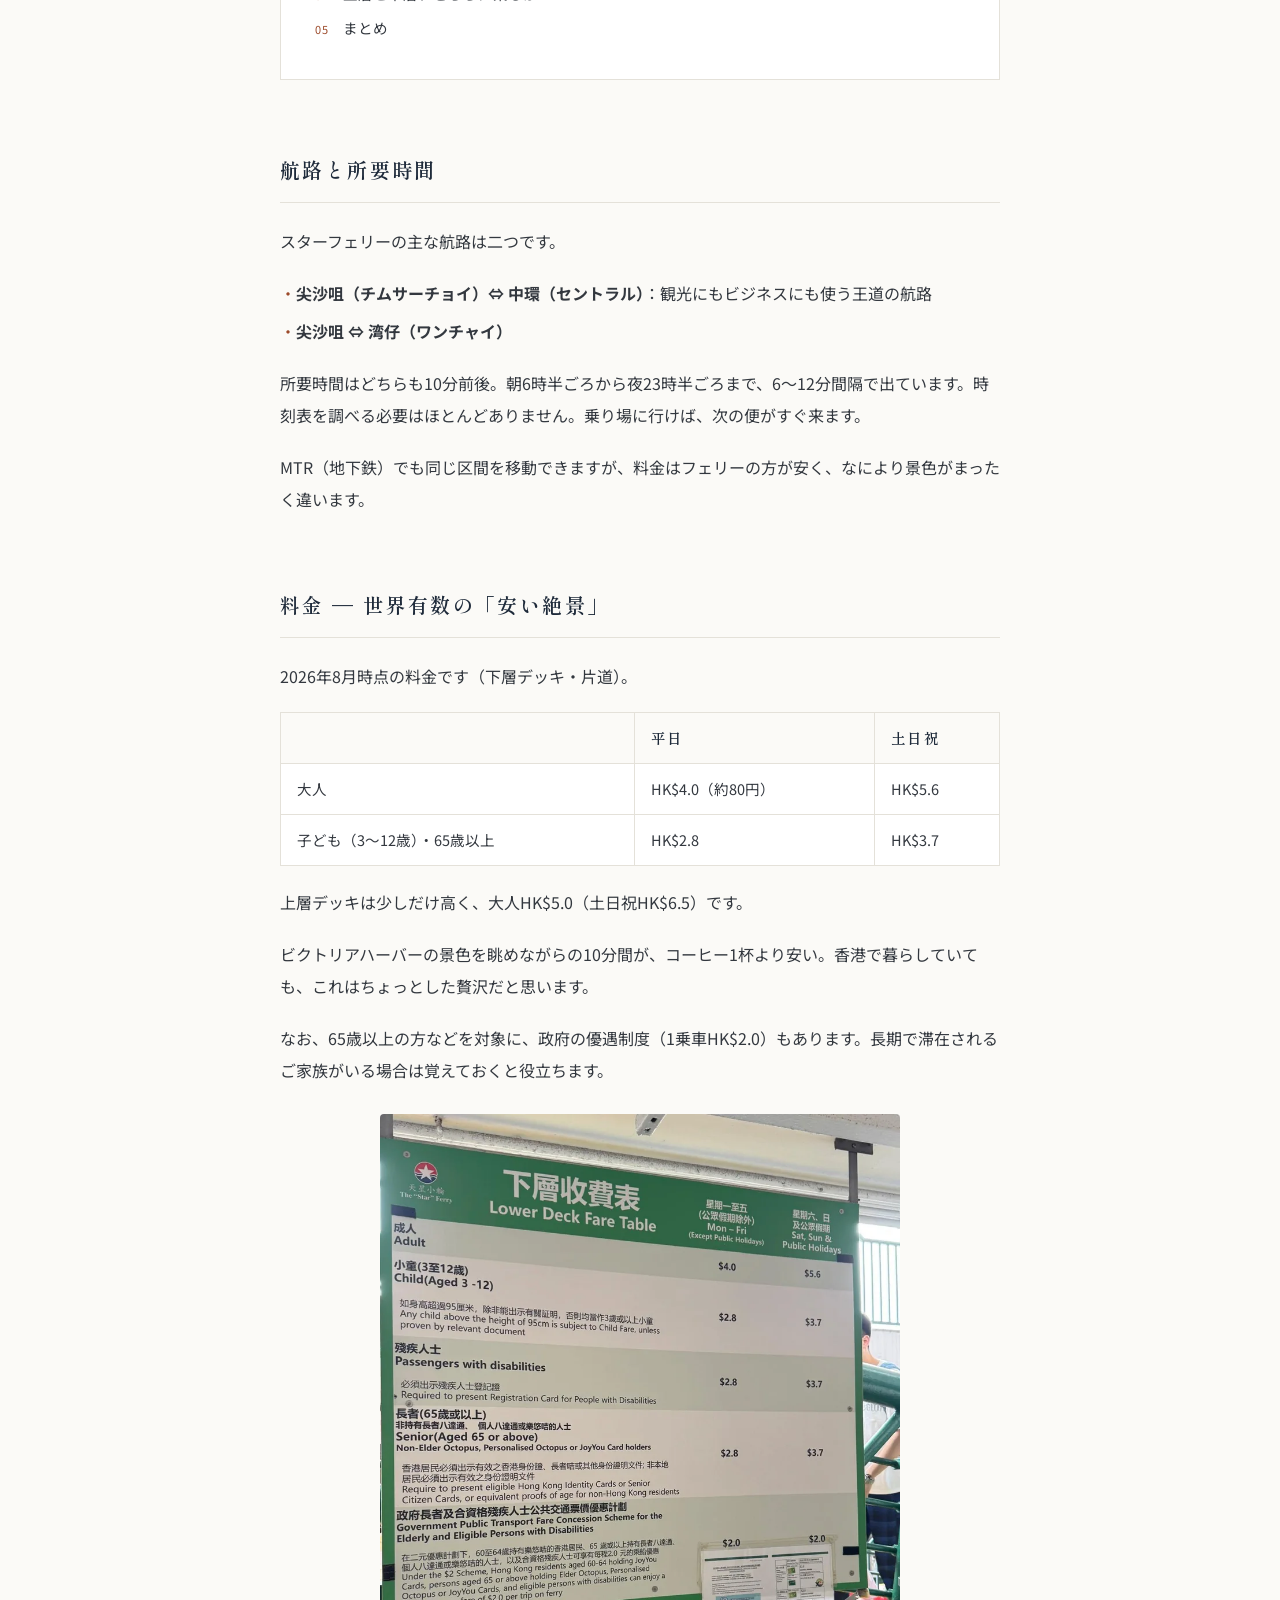
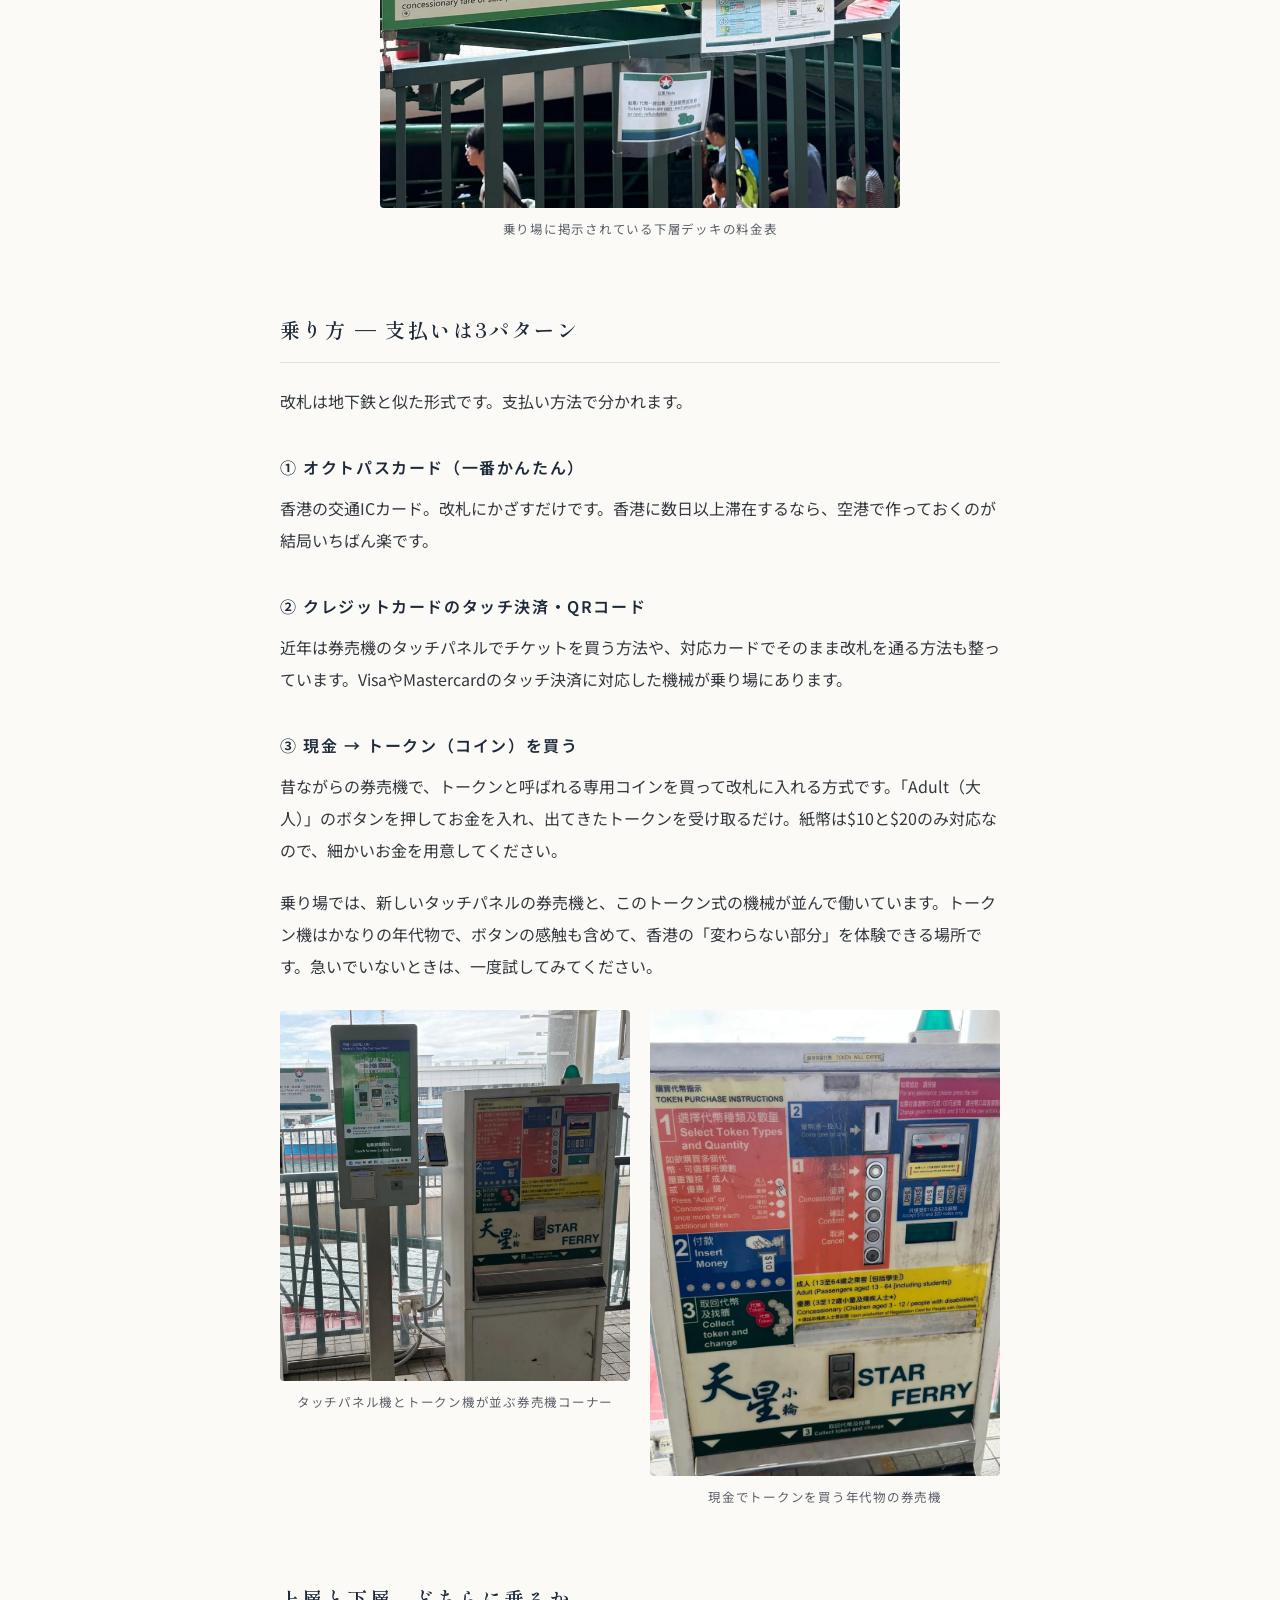
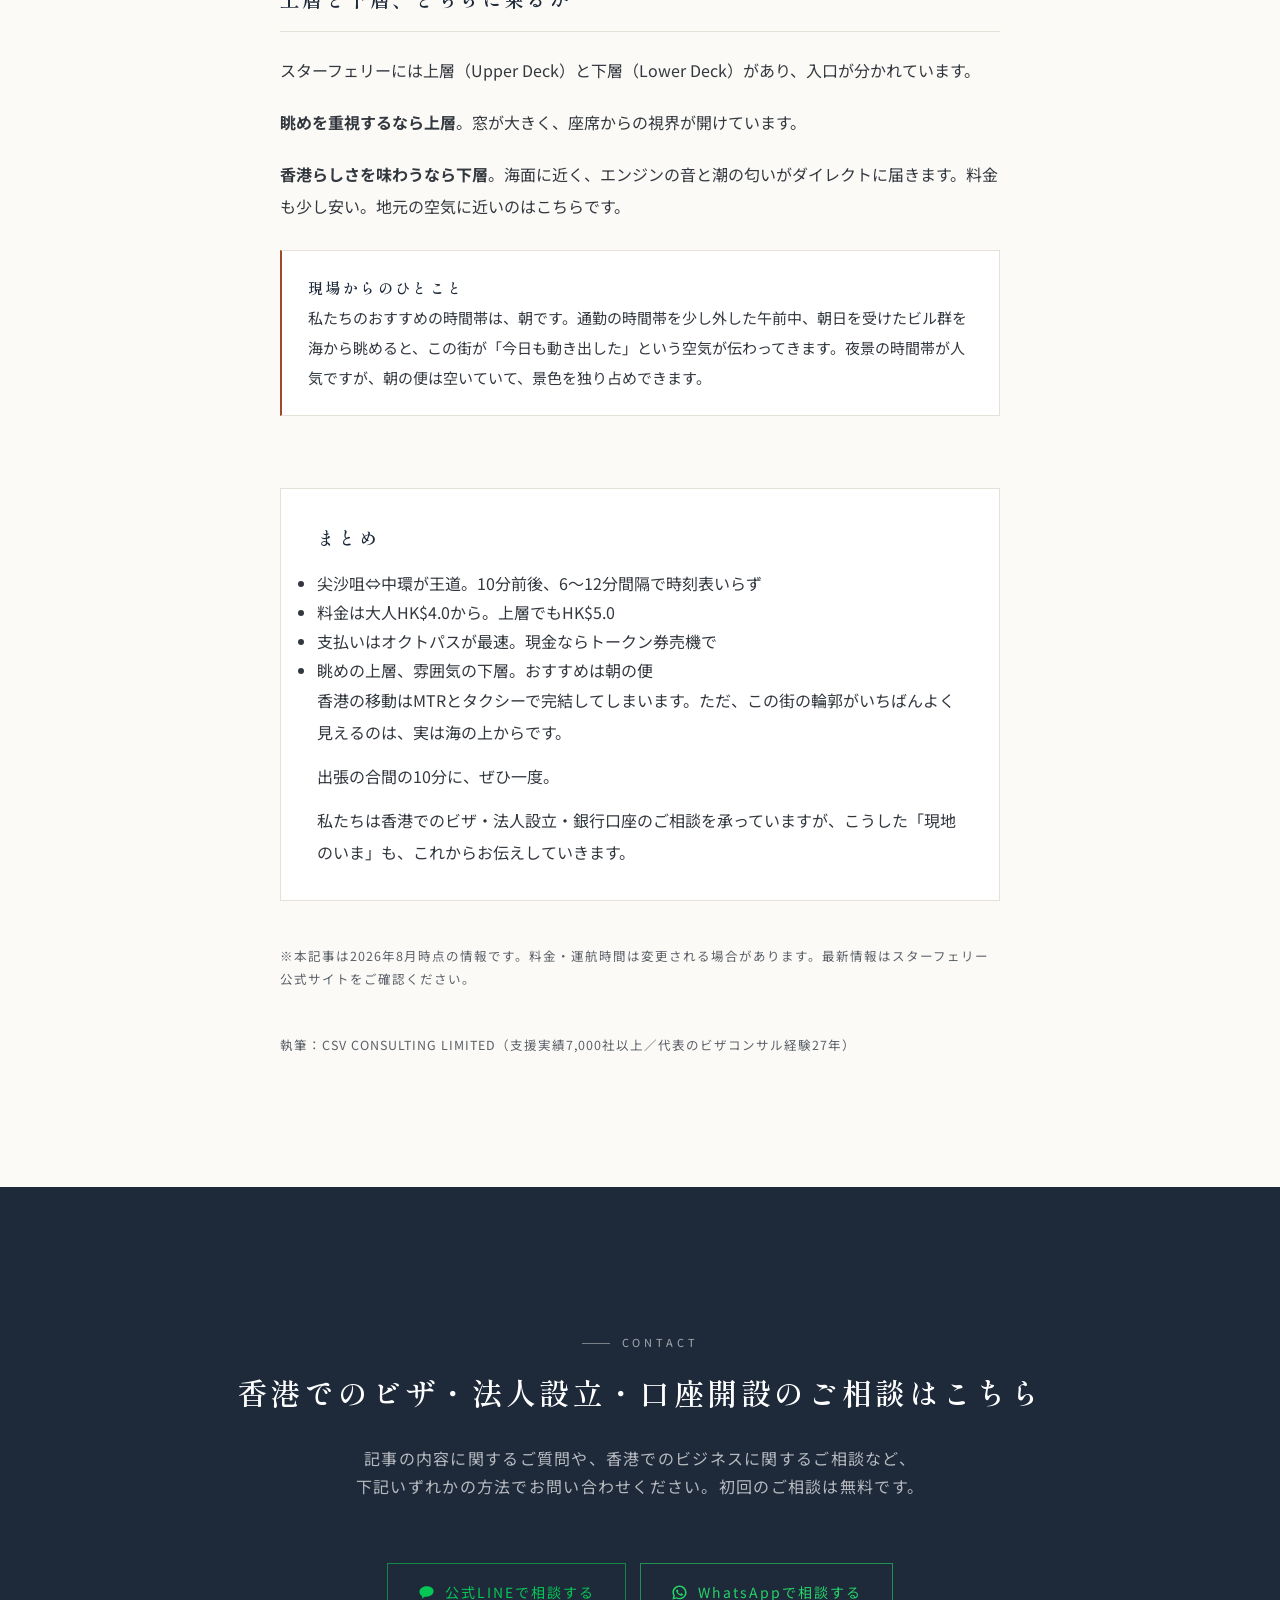
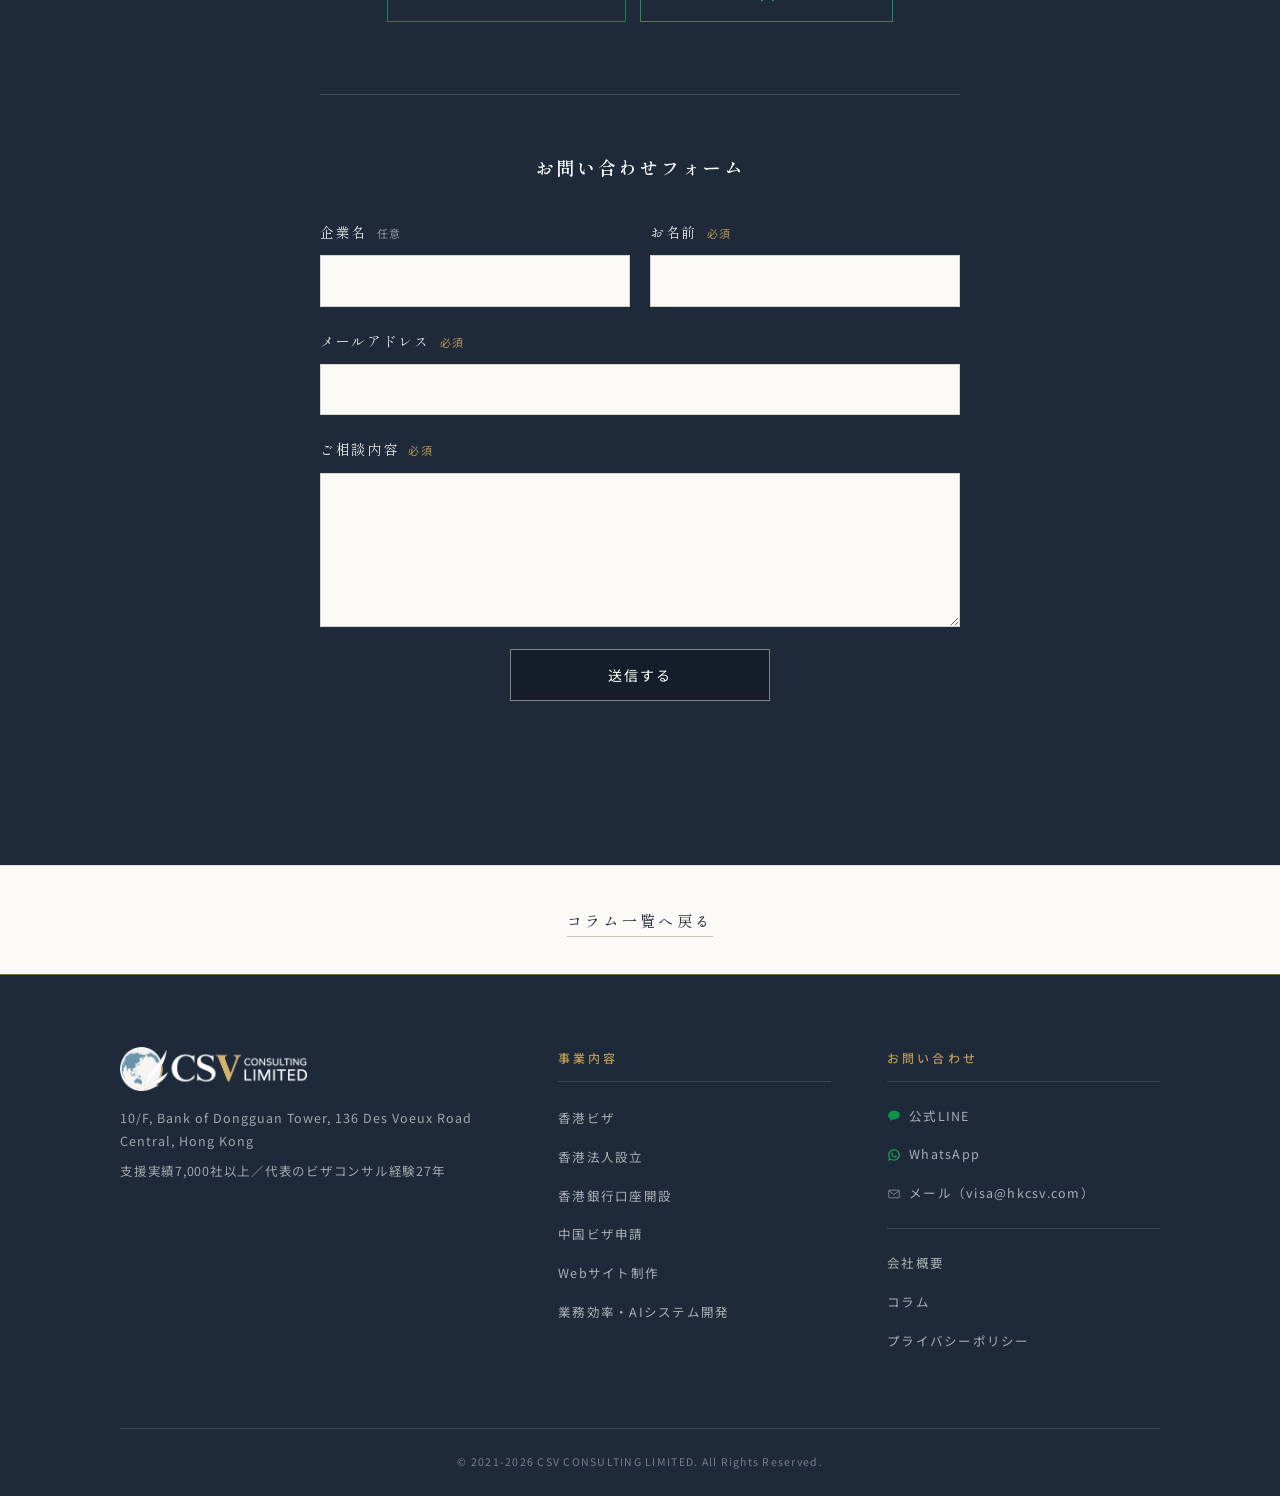
<file: column/star-ferry-guide.html>
<!DOCTYPE html>
<html lang="ja">
<head>
<meta charset="UTF-8">
<meta name="viewport" content="width=device-width, initial-scale=1.0">
<!-- Google tag (gtag.js) -->
<script>
  window.dataLayer = window.dataLayer || [];
  function gtag(){dataLayer.push(arguments);}
  gtag('js', new Date());
  gtag('config', 'G-2SQB8SFXQP');
  window.addEventListener('load', function(){
    var s = document.createElement('script');
    s.async = true;
    s.src = 'https://www.googletagmanager.com/gtag/js?id=G-2SQB8SFXQP';
    document.head.appendChild(s);
  });
</script>

<title>香港スターフェリーの乗り方【2026年版】料金・支払い方法・上層下層の違い｜CSV CONSULTING</title>
<meta name="description" content="香港のスターフェリー（天星小輪）の乗り方を現地から解説。2026年の料金、オクトパス・クレジットカード・トークンでの支払い方法、上層と下層の違い、おすすめの時間帯まで。">

<!-- OGP -->
<meta property="og:type" content="article">
<meta property="og:site_name" content="CSV CONSULTING LIMITED">
<meta property="og:title" content="香港スターフェリーの乗り方【2026年版】料金・支払い方法・上層下層の違い">
<meta property="og:description" content="香港のスターフェリー（天星小輪）の乗り方を現地から解説。2026年の料金、オクトパス・クレジットカード・トークンでの支払い方法、上層と下層の違い、おすすめの時間帯まで。">
<meta property="og:url" content="https://hkcsv.com/column/star-ferry-guide.html">
<meta property="og:image" content="https://hkcsv.com/images/ogp-star-ferry.jpg">
<meta property="og:locale" content="ja_JP">
<meta name="twitter:card" content="summary_large_image">
<link rel="canonical" href="https://hkcsv.com/column/star-ferry-guide.html">

<link rel="icon" type="image/png" href="../images/favicon.png">
<link rel="apple-touch-icon" href="../images/favicon.png">

<link rel="preconnect" href="https://fonts.googleapis.com">
<link rel="preconnect" href="https://fonts.gstatic.com" crossorigin>
<link rel="preload" as="style" href="https://fonts.googleapis.com/css2?family=Shippori+Mincho:wght@500;600&family=Noto+Sans+JP:wght@400;500;600&display=swap">
<link href="https://fonts.googleapis.com/css2?family=Shippori+Mincho:wght@500;600&family=Noto+Sans+JP:wght@400;500;600&display=swap" rel="stylesheet" media="print" onload="this.media='all'">
<noscript><link href="https://fonts.googleapis.com/css2?family=Shippori+Mincho:wght@500;600&family=Noto+Sans+JP:wght@400;500;600&display=swap" rel="stylesheet"></noscript>

<link rel="stylesheet" href="../css/style.css">
<link rel="stylesheet" href="../css/service.css">
<link rel="stylesheet" href="../css/column.css">
<link rel="stylesheet" href="../css/chat.css">
</head>
<body class="sv-page">

<header id="hd">
  <a class="brand" href="../index.html" aria-label="CSV CONSULTING LIMITED トップページへ"><img src="../images/logo.webp" alt="CSV CONSULTING LIMITED" width="391" height="92"></a>
  <nav aria-label="メインメニュー">
    <a href="../index.html">トップページ</a>
    <a href="../index.html#services">事業内容</a>
    <a href="./">コラム</a>
    <a href="#contact" class="nav-cta">お問い合わせ</a>
  </nav>
</header>

<!-- パンくず -->
<nav class="crumb" aria-label="パンくず" style="padding-top:78px;">
  <div class="wrap">
    <a href="../index.html">ホーム</a>
    <span><a href="./">コラム</a></span>
    <span>香港スターフェリー、はじめての乗り方</span>
  </div>
</nav>

<!-- 記事本体 -->
<article class="art">
  <div class="wrap">

    <h1 class="art-title">香港スターフェリー、はじめての乗り方<span class="art-title-sub"><span class="nb">料金・支払い・</span><span class="nb">上層と下層の違いまで</span><span class="nb">【2026年版】</span></span></h1>

    <div class="art-meta">
      <time datetime="2026-08-21">公開日：2026.08.21</time>
      <span class="col-tag">香港の暮らし</span>
    </div>

    <p class="art-lead">香港にいらしたお客様をアテンドしていると、ビザや法人設立の合間に、必ずと言っていいほど聞かれる質問があります。<br><br>「あのフェリー、どうやって乗るんですか？」<br><br>スターフェリー（天星小輪）。香港島と九龍半島のあいだ、ビクトリアハーバーを渡る小さな船です。1880年代から運航を続けていて、ナショナルジオグラフィック誌の「人生で一度は訪れるべき50の場所」にも選ばれています。<br><br>料金は片道100円ほど。乗ってしまえば10分足らずの船旅ですが、初めてだと券売機や改札で少し戸惑うかもしれません。現地からその「少し」を埋めるのが、この記事です。</p>

    <figure class="art-figure">
      <img src="../images/column/star-ferry-01-sign.webp" alt="スターフェリー乗り場へ続く通路の「To Tsim Sha Tsui（尖沙咀行き）」案内サイン" width="1200" height="900" loading="eager">
      <figcaption>乗り場へ続く通路の案内サイン（尖沙咀行き）</figcaption>
    </figure>

    <!-- 目次 -->
    <nav class="art-toc" aria-label="目次">
      <p class="art-toc-title">目　次</p>
      <ol>
        <li><a href="#sec1">航路と所要時間</a></li>
        <li><a href="#sec2">料金 — 世界有数の「安い絶景」</a></li>
        <li><a href="#sec3">乗り方 — 支払いは3パターン</a></li>
        <li><a href="#sec4">上層と下層、どちらに乗るか</a></li>
        <li><a href="#matome">まとめ</a></li>
      </ol>
    </nav>

    <!-- 本文 -->
    <div class="art-body">

      <h2 id="sec1">航路と所要時間</h2>
      <p>スターフェリーの主な航路は二つです。</p>
      <ul>
        <li><b>尖沙咀（チムサーチョイ）⇔ 中環（セントラル）</b>：観光にもビジネスにも使う王道の航路</li>
        <li><b>尖沙咀 ⇔ 湾仔（ワンチャイ）</b></li>
      </ul>
      <p>所要時間はどちらも10分前後。朝6時半ごろから夜23時半ごろまで、6〜12分間隔で出ています。時刻表を調べる必要はほとんどありません。乗り場に行けば、次の便がすぐ来ます。</p>
      <p>MTR（地下鉄）でも同じ区間を移動できますが、料金はフェリーの方が安く、なにより景色がまったく違います。</p>

      <h2 id="sec2">料金 — 世界有数の「安い絶景」</h2>
      <p>2026年8月時点の料金です（下層デッキ・片道）。</p>
      <div class="art-table-wrap">
        <table>
          <thead>
            <tr><th></th><th>平日</th><th>土日祝</th></tr>
          </thead>
          <tbody>
            <tr><td>大人</td><td>HK$4.0（約80円）</td><td>HK$5.6</td></tr>
            <tr><td>子ども（3〜12歳）・65歳以上</td><td>HK$2.8</td><td>HK$3.7</td></tr>
          </tbody>
        </table>
      </div>
      <p>上層デッキは少しだけ高く、大人HK$5.0（土日祝HK$6.5）です。</p>
      <p>ビクトリアハーバーの景色を眺めながらの10分間が、コーヒー1杯より安い。香港で暮らしていても、これはちょっとした贅沢だと思います。</p>
      <p>なお、65歳以上の方などを対象に、政府の優遇制度（1乗車HK$2.0）もあります。長期で滞在されるご家族がいる場合は覚えておくと役立ちます。</p>
      <figure class="art-figure is-portrait">
        <img src="../images/column/star-ferry-02-fare.webp" alt="スターフェリー乗り場に掲示された下層デッキの料金表" width="900" height="1200" loading="lazy">
        <figcaption>乗り場に掲示されている下層デッキの料金表</figcaption>
      </figure>

      <h2 id="sec3">乗り方 — 支払いは3パターン</h2>
      <p>改札は地下鉄と似た形式です。支払い方法で分かれます。</p>
      <h3>① オクトパスカード（一番かんたん）</h3>
      <p>香港の交通ICカード。改札にかざすだけです。香港に数日以上滞在するなら、空港で作っておくのが結局いちばん楽です。</p>
      <h3>② クレジットカードのタッチ決済・QRコード</h3>
      <p>近年は券売機のタッチパネルでチケットを買う方法や、対応カードでそのまま改札を通る方法も整っています。VisaやMastercardのタッチ決済に対応した機械が乗り場にあります。</p>
      <h3>③ 現金 → トークン（コイン）を買う</h3>
      <p>昔ながらの券売機で、トークンと呼ばれる専用コインを買って改札に入れる方式です。「Adult（大人）」のボタンを押してお金を入れ、出てきたトークンを受け取るだけ。紙幣は$10と$20のみ対応なので、細かいお金を用意してください。</p>
      <p>乗り場では、新しいタッチパネルの券売機と、このトークン式の機械が並んで働いています。トークン機はかなりの年代物で、ボタンの感触も含めて、香港の「変わらない部分」を体験できる場所です。急いでいないときは、一度試してみてください。</p>
      <div class="art-figure-row">
        <figure class="art-figure">
          <img src="../images/column/star-ferry-03-machines.webp" alt="スターフェリー乗り場に並ぶタッチパネル式の券売機と昔ながらのトークン券売機" width="1130" height="1200" loading="lazy">
          <figcaption>タッチパネル機とトークン機が並ぶ券売機コーナー</figcaption>
        </figure>
        <figure class="art-figure is-portrait">
          <img src="../images/column/star-ferry-04-token.webp" alt="現金でトークン（専用コイン）を購入するスターフェリーの券売機" width="900" height="1200" loading="lazy">
          <figcaption>現金でトークンを買う年代物の券売機</figcaption>
        </figure>
      </div>

      <h2 id="sec4">上層と下層、どちらに乗るか</h2>
      <p>スターフェリーには上層（Upper Deck）と下層（Lower Deck）があり、入口が分かれています。</p>
      <p><b>眺めを重視するなら上層</b>。窓が大きく、座席からの視界が開けています。</p>
      <p><b>香港らしさを味わうなら下層</b>。海面に近く、エンジンの音と潮の匂いがダイレクトに届きます。料金も少し安い。地元の空気に近いのはこちらです。</p>
      <div class="art-voice">
        <p class="art-voice-title">現場からのひとこと</p>
        <p>私たちのおすすめの時間帯は、朝です。通勤の時間帯を少し外した午前中、朝日を受けたビル群を海から眺めると、この街が「今日も動き出した」という空気が伝わってきます。夜景の時間帯が人気ですが、朝の便は空いていて、景色を独り占めできます。</p>
      </div>

    </div>

    <!-- まとめ -->
    <div class="art-summary" id="matome">
      <h2>まとめ</h2>
      <ul>
        <li>尖沙咀⇔中環が王道。10分前後、6〜12分間隔で時刻表いらず</li>
        <li>料金は大人HK$4.0から。上層でもHK$5.0</li>
        <li>支払いはオクトパスが最速。現金ならトークン券売機で</li>
        <li>眺めの上層、雰囲気の下層。おすすめは朝の便</li>
      </ul>
      <p>香港の移動はMTRとタクシーで完結してしまいます。ただ、この街の輪郭がいちばんよく見えるのは、実は海の上からです。</p>
      <p>出張の合間の10分に、ぜひ一度。</p>
      <p>私たちは香港でのビザ・法人設立・銀行口座のご相談を承っていますが、こうした「現地のいま」も、これからお伝えしていきます。</p>
    </div>

    <p class="art-note">※本記事は2026年8月時点の情報です。料金・運航時間は変更される場合があります。最新情報はスターフェリー公式サイトをご確認ください。</p>
    <p class="art-note">執筆：CSV CONSULTING LIMITED（支援実績7,000社以上／代表のビザコンサル経験27年）</p>

  </div>
</article>

<!-- 問い合わせCTA -->
<section class="contact" id="contact">
  <div class="wrap">
    <p class="label-en rv">Contact</p>
    <h2 class="heading rv">香港でのビザ・法人設立・口座開設のご相談はこちら</h2>
    <p class="contact-lead rv">記事の内容に関するご質問や、香港でのビジネスに関するご相談など、<br>下記いずれかの方法でお問い合わせください。初回のご相談は無料です。</p>
    <div class="contact-btns rv">
      <a class="cbtn cbtn-line" href="https://lin.ee/SfcBcLM" target="_blank" rel="noopener"><svg viewBox="0 0 24 24" aria-hidden="true"><path d="M12 3C6.48 3 2 6.66 2 11.1c0 2.63 1.57 4.96 4.01 6.44-.11.62-.52 2.1-.6 2.43-.09.4.15.5.44.36.36-.17 2.73-1.81 3.74-2.5.78.11 1.58.17 2.41.17 5.52 0 10-3.66 10-8.1S17.52 3 12 3z"/></svg>公式LINEで相談する</a>
      <a class="cbtn cbtn-wa" href="https://api.whatsapp.com/send/?phone=85295750123&text&type=phone_number&app_absent=0" target="_blank" rel="noopener"><svg viewBox="0 0 24 24" aria-hidden="true"><path d="M12 2C6.49 2 2 6.36 2 11.72c0 1.72.47 3.4 1.35 4.88L2 22l5.55-1.42c1.35.72 2.89 1.1 4.45 1.1 5.51 0 10-4.36 10-9.72S17.51 2 12 2zm0 17.8c-1.4 0-2.77-.37-3.96-1.06l-.28-.17-2.95.76.79-2.84-.19-.29c-.78-1.23-1.19-2.65-1.19-4.12 0-4.32 3.5-7.83 7.78-7.83s7.78 3.51 7.78 7.83-3.5 7.72-7.78 7.72zm4.27-5.86c-.23-.12-1.38-.68-1.6-.76-.21-.08-.37-.12-.52.12-.16.23-.6.76-.74.91-.13.16-.27.18-.5.06-.23-.12-.99-.36-1.88-1.16-.7-.62-1.17-1.39-1.3-1.62-.14-.23-.02-.36.1-.47.11-.1.24-.27.35-.41.12-.14.16-.23.24-.39.08-.16.04-.29-.02-.41-.06-.12-.52-1.26-.72-1.72-.19-.45-.38-.39-.52-.4h-.45c-.16 0-.41.06-.63.29-.21.23-.82.8-.82 1.95s.84 2.26.96 2.42c.12.16 1.65 2.52 4 3.53.56.24 1 .39 1.34.5.56.18 1.07.15 1.48.09.45-.07 1.38-.56 1.58-1.11.19-.55.19-1.01.14-1.11-.06-.1-.21-.16-.44-.28z"/></svg>WhatsAppで相談する</a>
    </div>

    <div class="cform-wrap rv">
      <p class="cform-title">お問い合わせフォーム</p>
      <form class="cform" novalidate>
        <div class="cform-row">
          <label>企業名<small>任意</small>
            <input type="text" name="company" autocomplete="organization">
          </label>
          <label>お名前<small class="req">必須</small>
            <input type="text" name="name" required autocomplete="name">
          </label>
        </div>
        <label>メールアドレス<small class="req">必須</small>
          <input type="email" name="email" required autocomplete="email">
        </label>
        <label>ご相談内容<small class="req">必須</small>
          <textarea name="message" rows="5" required></textarea>
        </label>
        <div class="cform-hp" aria-hidden="true">
          <label>会社URL<input type="text" name="company_url" tabindex="-1" autocomplete="off"></label>
        </div>
        <button type="submit" class="cform-send">送信する</button>
        <p class="cform-note" role="status" aria-live="polite"></p>
      </form>
    </div>
  </div>
</section>

<div class="back-home">
  <div class="wrap"><a href="./">コラム一覧へ戻る</a></div>
</div>

<footer>
  <div class="ft-grid">
    <div class="ft-col">
      <img class="ft-logo" src="../images/logo-white.webp" alt="CSV CONSULTING LIMITED" width="391" height="92">
      <p class="ft-addr">10/F, Bank of Dongguan Tower, 136 Des Voeux Road Central, Hong Kong</p>
      <p class="ft-note">支援実績7,000社以上／代表のビザコンサル経験27年</p>
    </div>
    <nav class="ft-col" aria-label="事業内容">
      <h3>事業内容</h3>
      <ul>
        <li><a href="../services/visa.html">香港ビザ</a></li>
        <li><a href="../services/company.html">香港法人設立</a></li>
        <li><a href="../services/bank.html">香港銀行口座開設</a></li>
        <li><a href="../services/china-visa.html">中国ビザ申請</a></li>
        <li><a href="../services/web.html">Webサイト制作</a></li>
        <li><a href="../services/ai.html">業務効率・AIシステム開発</a></li>
      </ul>
    </nav>
    <nav class="ft-col" aria-label="お問い合わせ・その他">
      <h3>お問い合わせ</h3>
      <ul>
        <li><a class="ft-ic ft-ic-line" href="https://lin.ee/SfcBcLM" target="_blank" rel="noopener"><svg viewBox="0 0 24 24" aria-hidden="true"><path d="M12 3C6.48 3 2 6.66 2 11.1c0 2.63 1.57 4.96 4.01 6.44-.11.62-.52 2.1-.6 2.43-.09.4.15.5.44.36.36-.17 2.73-1.81 3.74-2.5.78.11 1.58.17 2.41.17 5.52 0 10-3.66 10-8.1S17.52 3 12 3z"/></svg>公式LINE</a></li>
        <li><a class="ft-ic ft-ic-wa" href="https://api.whatsapp.com/send/?phone=85295750123&text&type=phone_number&app_absent=0" target="_blank" rel="noopener"><svg viewBox="0 0 24 24" aria-hidden="true"><path d="M12 2C6.49 2 2 6.36 2 11.72c0 1.72.47 3.4 1.35 4.88L2 22l5.55-1.42c1.35.72 2.89 1.1 4.45 1.1 5.51 0 10-4.36 10-9.72S17.51 2 12 2zm0 17.8c-1.4 0-2.77-.37-3.96-1.06l-.28-.17-2.95.76.79-2.84-.19-.29c-.78-1.23-1.19-2.65-1.19-4.12 0-4.32 3.5-7.83 7.78-7.83s7.78 3.51 7.78 7.83-3.5 7.72-7.78 7.72zm4.27-5.86c-.23-.12-1.38-.68-1.6-.76-.21-.08-.37-.12-.52.12-.16.23-.6.76-.74.91-.13.16-.27.18-.5.06-.23-.12-.99-.36-1.88-1.16-.7-.62-1.17-1.39-1.3-1.62-.14-.23-.02-.36.1-.47.11-.1.24-.27.35-.41.12-.14.16-.23.24-.39.08-.16.04-.29-.02-.41-.06-.12-.52-1.26-.72-1.72-.19-.45-.38-.39-.52-.4h-.45c-.16 0-.41.06-.63.29-.21.23-.82.8-.82 1.95s.84 2.26.96 2.42c.12.16 1.65 2.52 4 3.53.56.24 1 .39 1.34.5.56.18 1.07.15 1.48.09.45-.07 1.38-.56 1.58-1.11.19-.55.19-1.01.14-1.11-.06-.1-.21-.16-.44-.28z"/></svg>WhatsApp</a></li>
        <li><a class="ft-ic ft-ic-mail" href="mailto:visa@hkcsv.com?subject=%E3%81%8A%E5%95%8F%E3%81%84%E5%90%88%E3%82%8F%E3%81%9B%28%E3%82%B5%E3%82%A4%E3%83%88%E3%82%88%E3%82%8A%29"><svg viewBox="0 0 24 24" aria-hidden="true" class="ic-mail"><rect x="3" y="5.5" width="18" height="13" rx="1"/><path d="M3.5 6.5 12 13l8.5-6.5"/></svg>メール（visa@hkcsv.com）</a></li>
        <li class="ft-sep"><a href="../about.html">会社概要</a></li>
        <li><a href="./">コラム</a></li>
        <li><a href="../privacy.html">プライバシーポリシー</a></li>
      </ul>
    </nav>
  </div>
  <span class="ft-c">© 2021-2026 CSV CONSULTING LIMITED. All Rights Reserved.</span>
</footer>

<script src="../js/service.js" defer></script>
<script src="../js/chat.js" defer></script>
<script src="../js/backtop.js" defer></script>
<script src="../js/contact-form.js" defer></script>
</body>
</html>
</file>
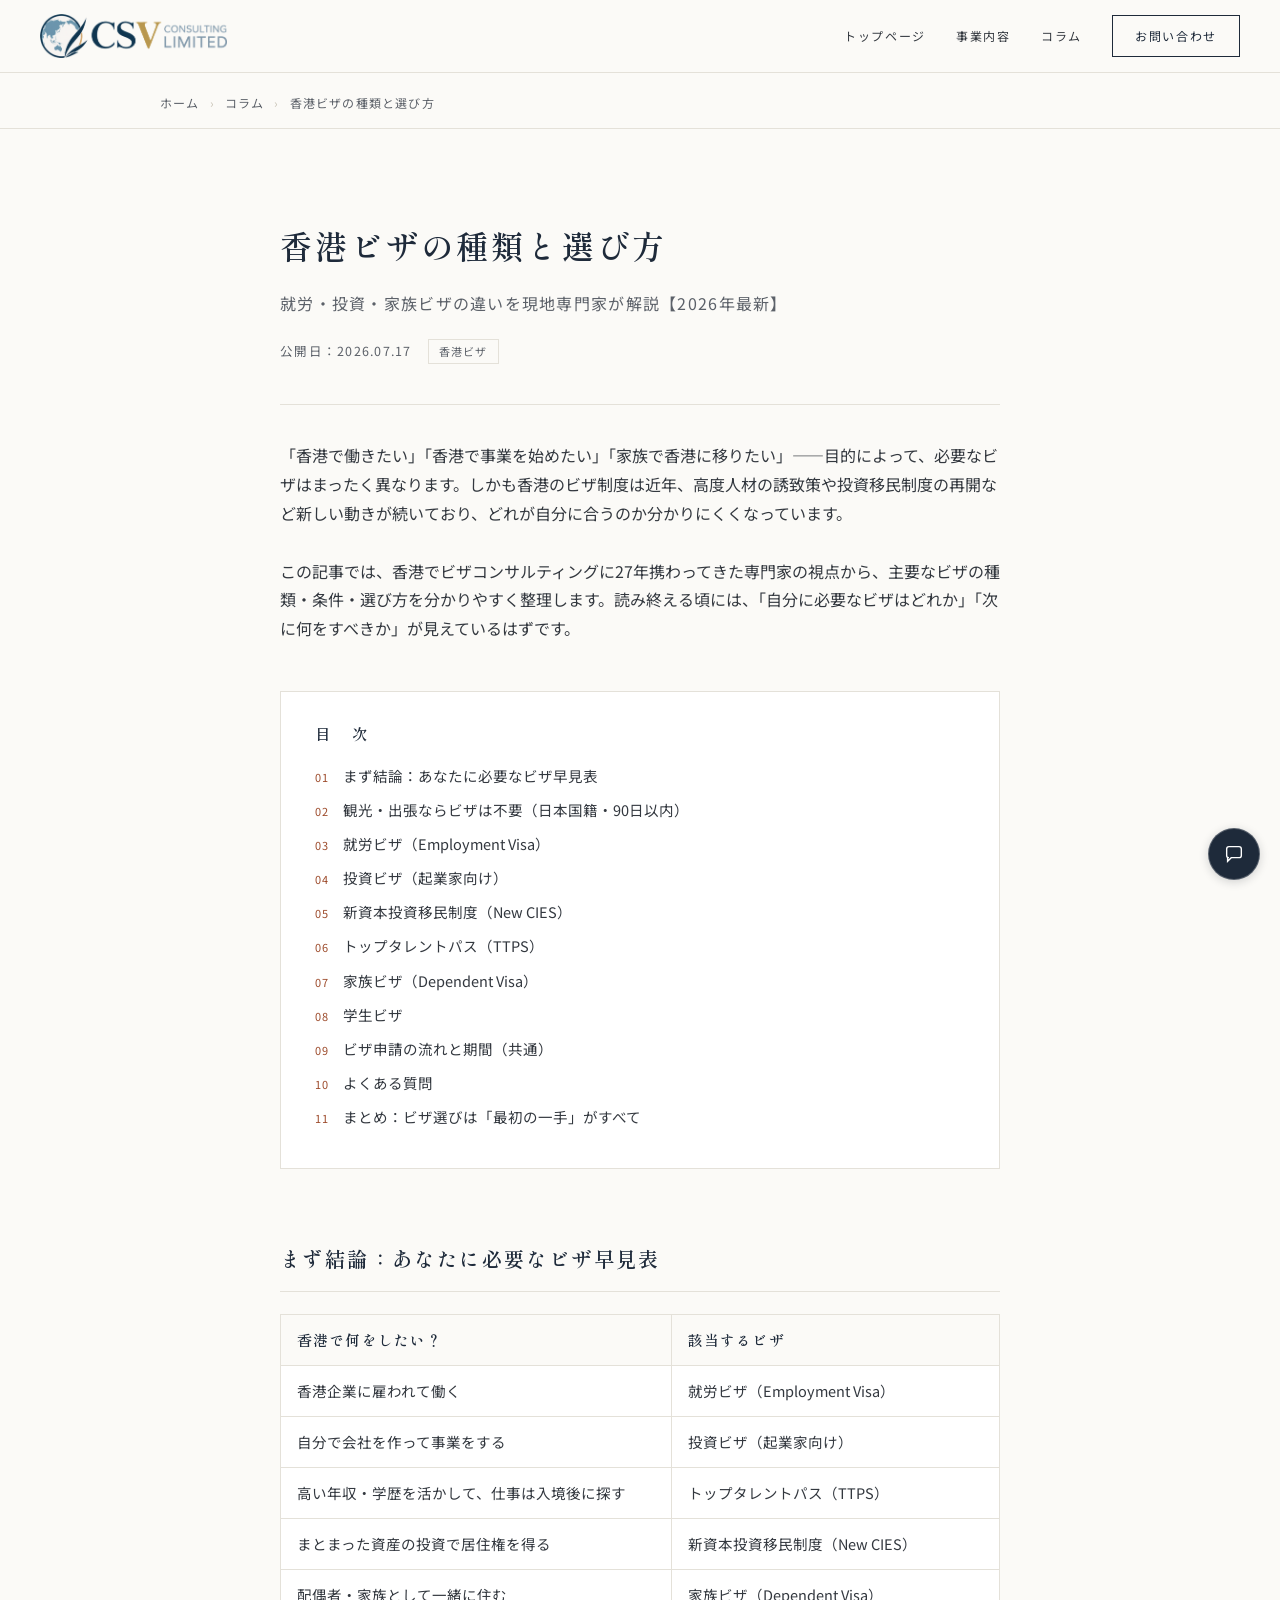
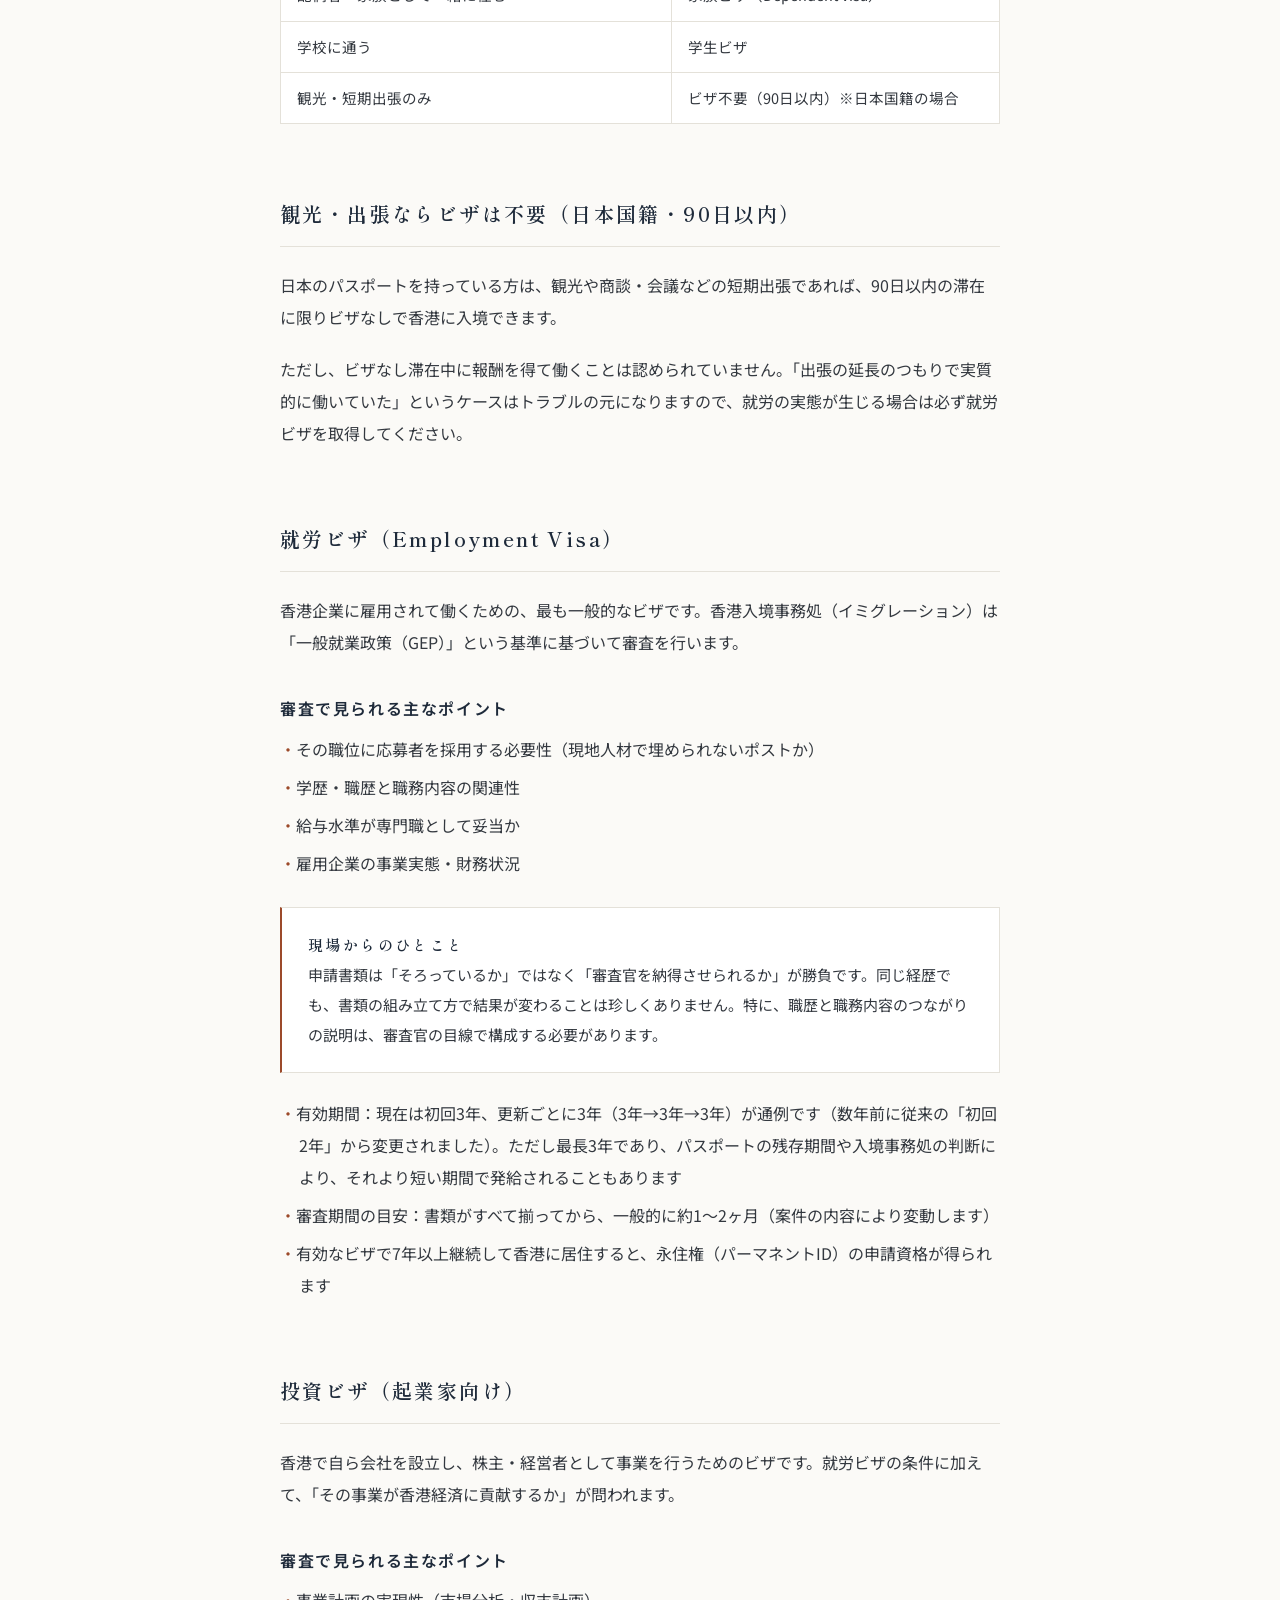
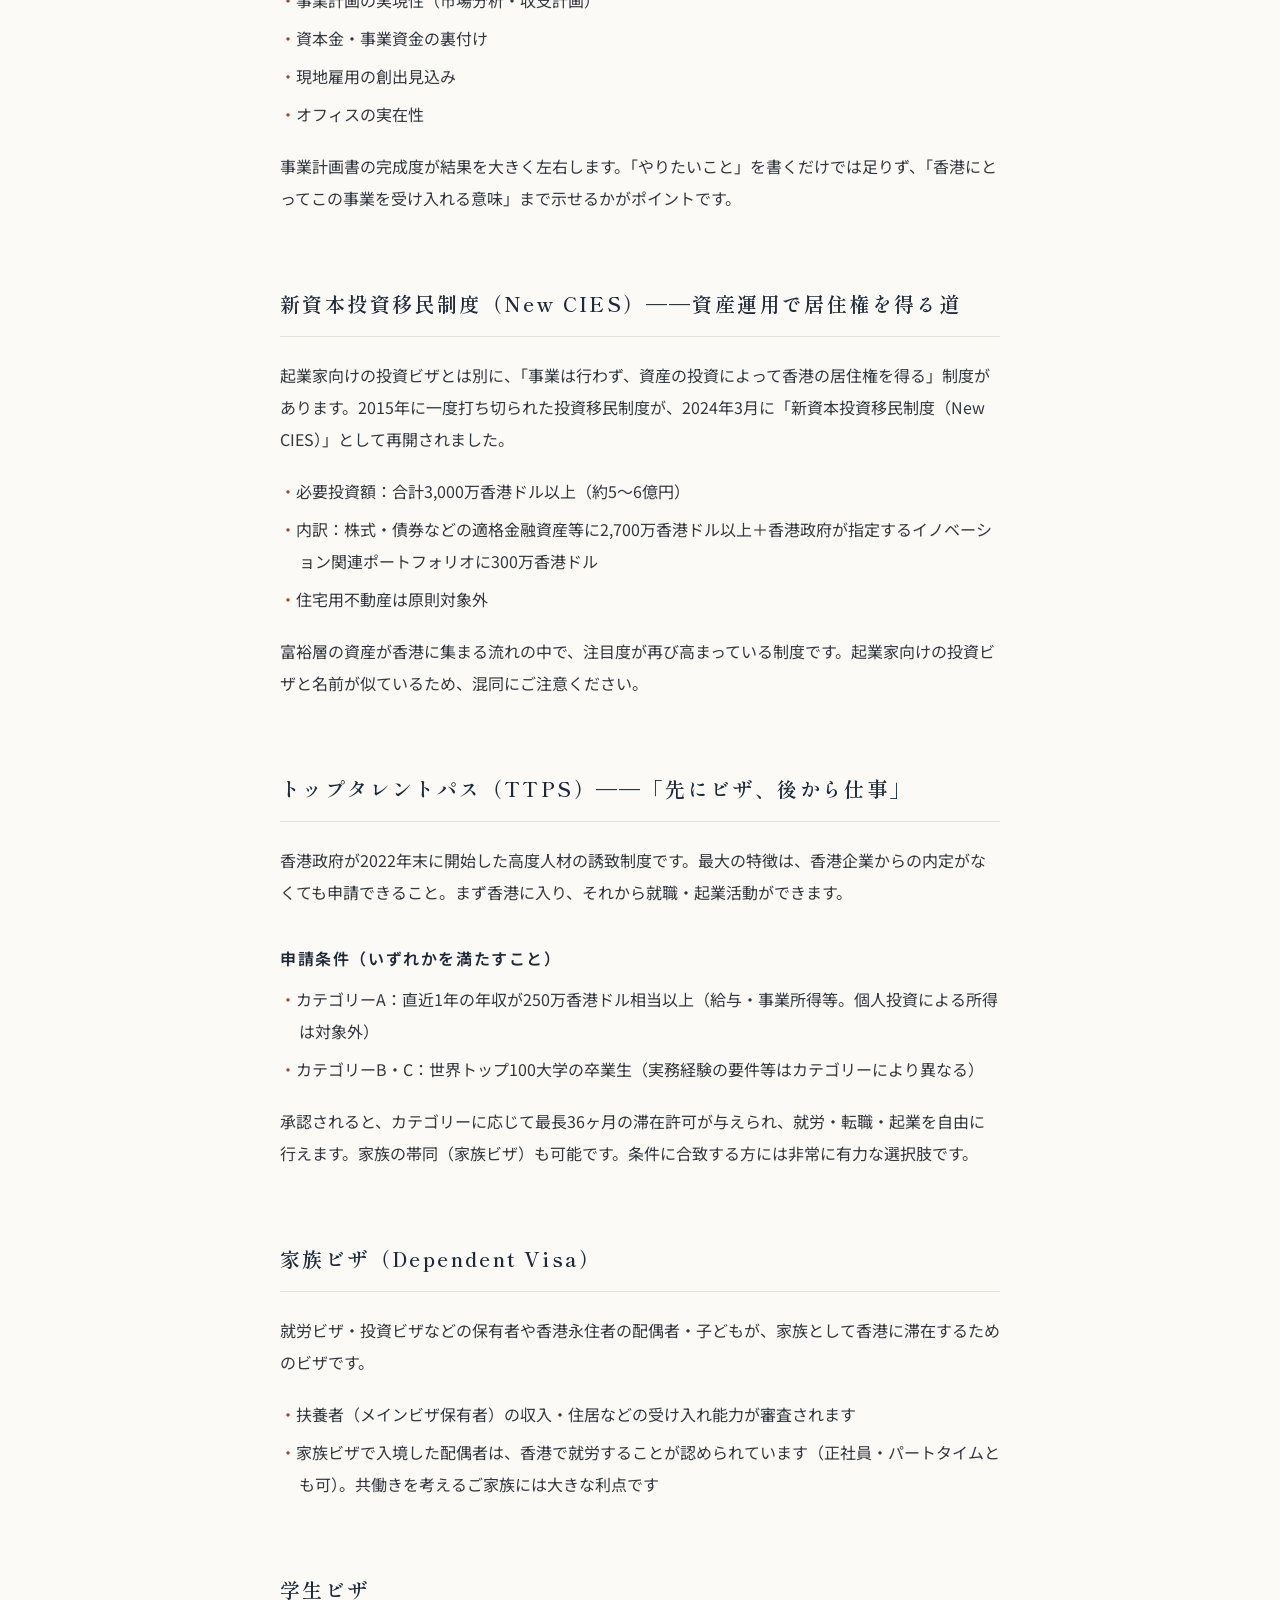
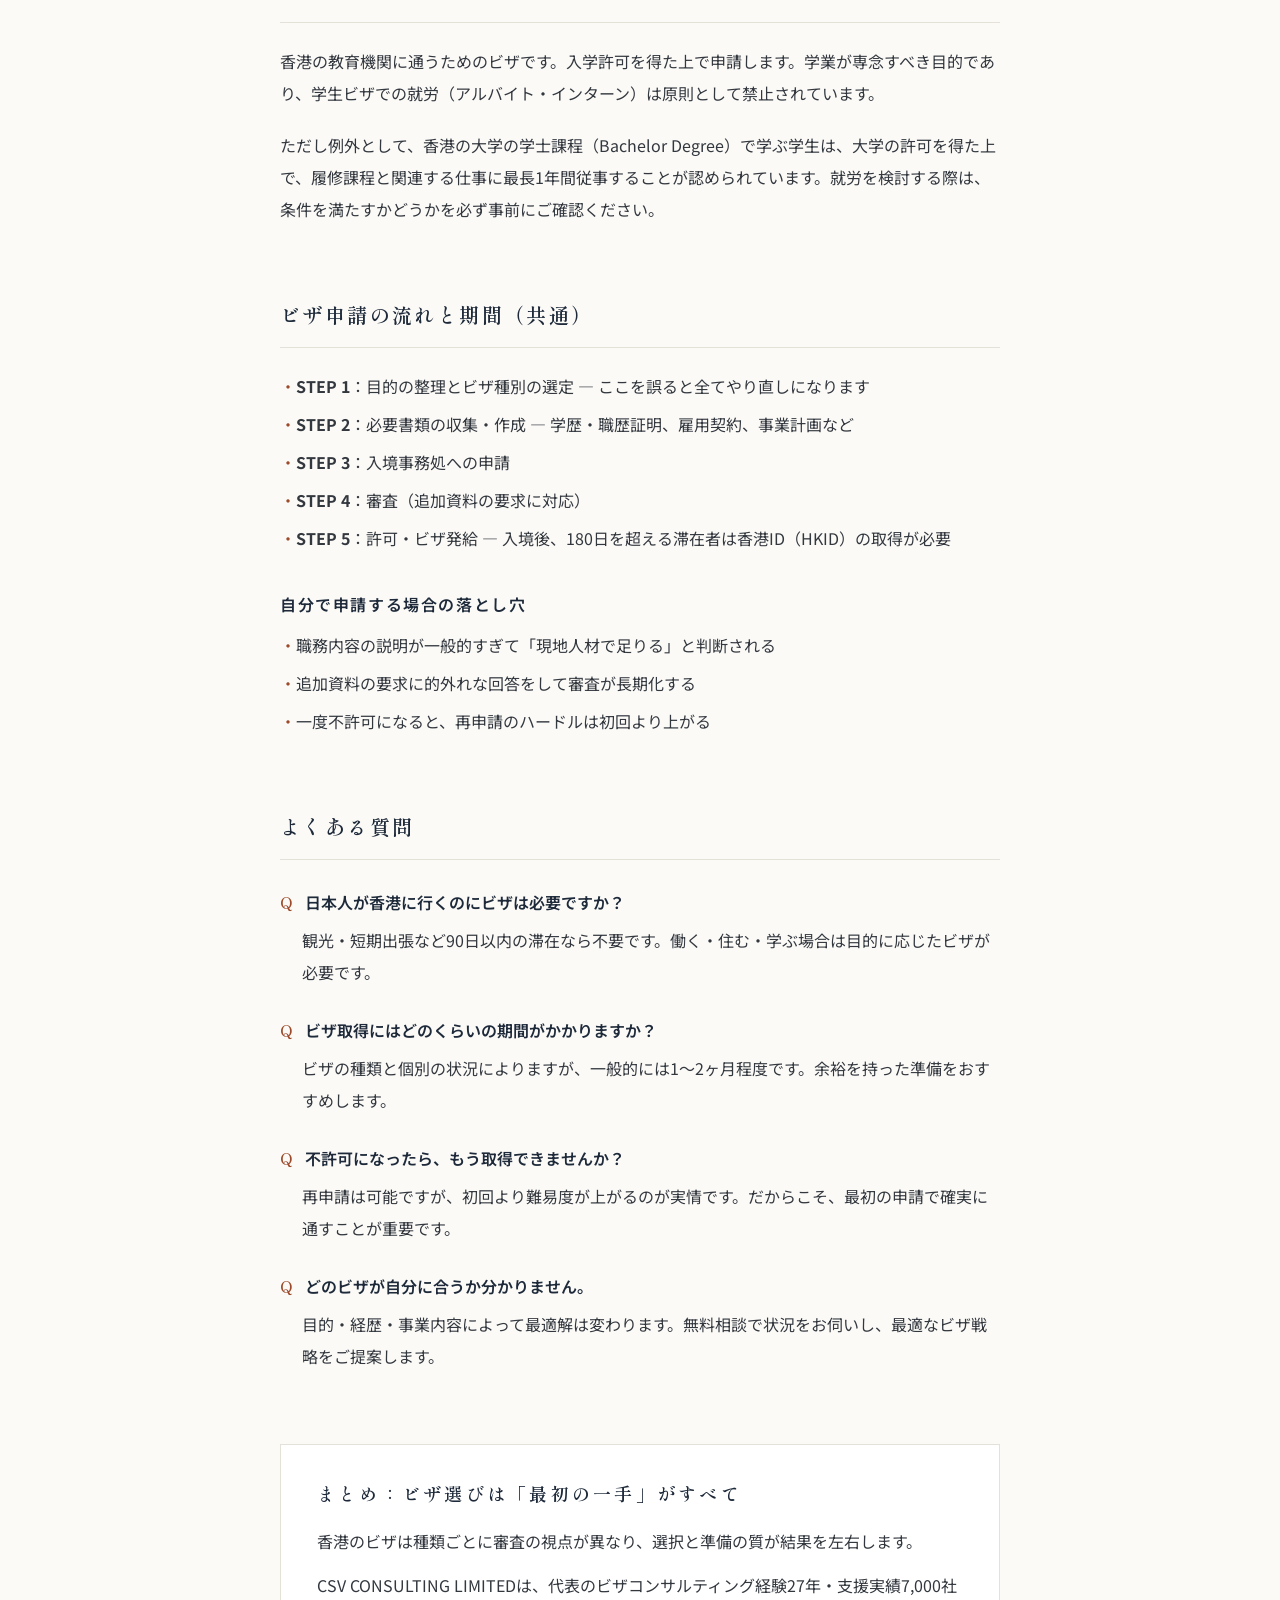
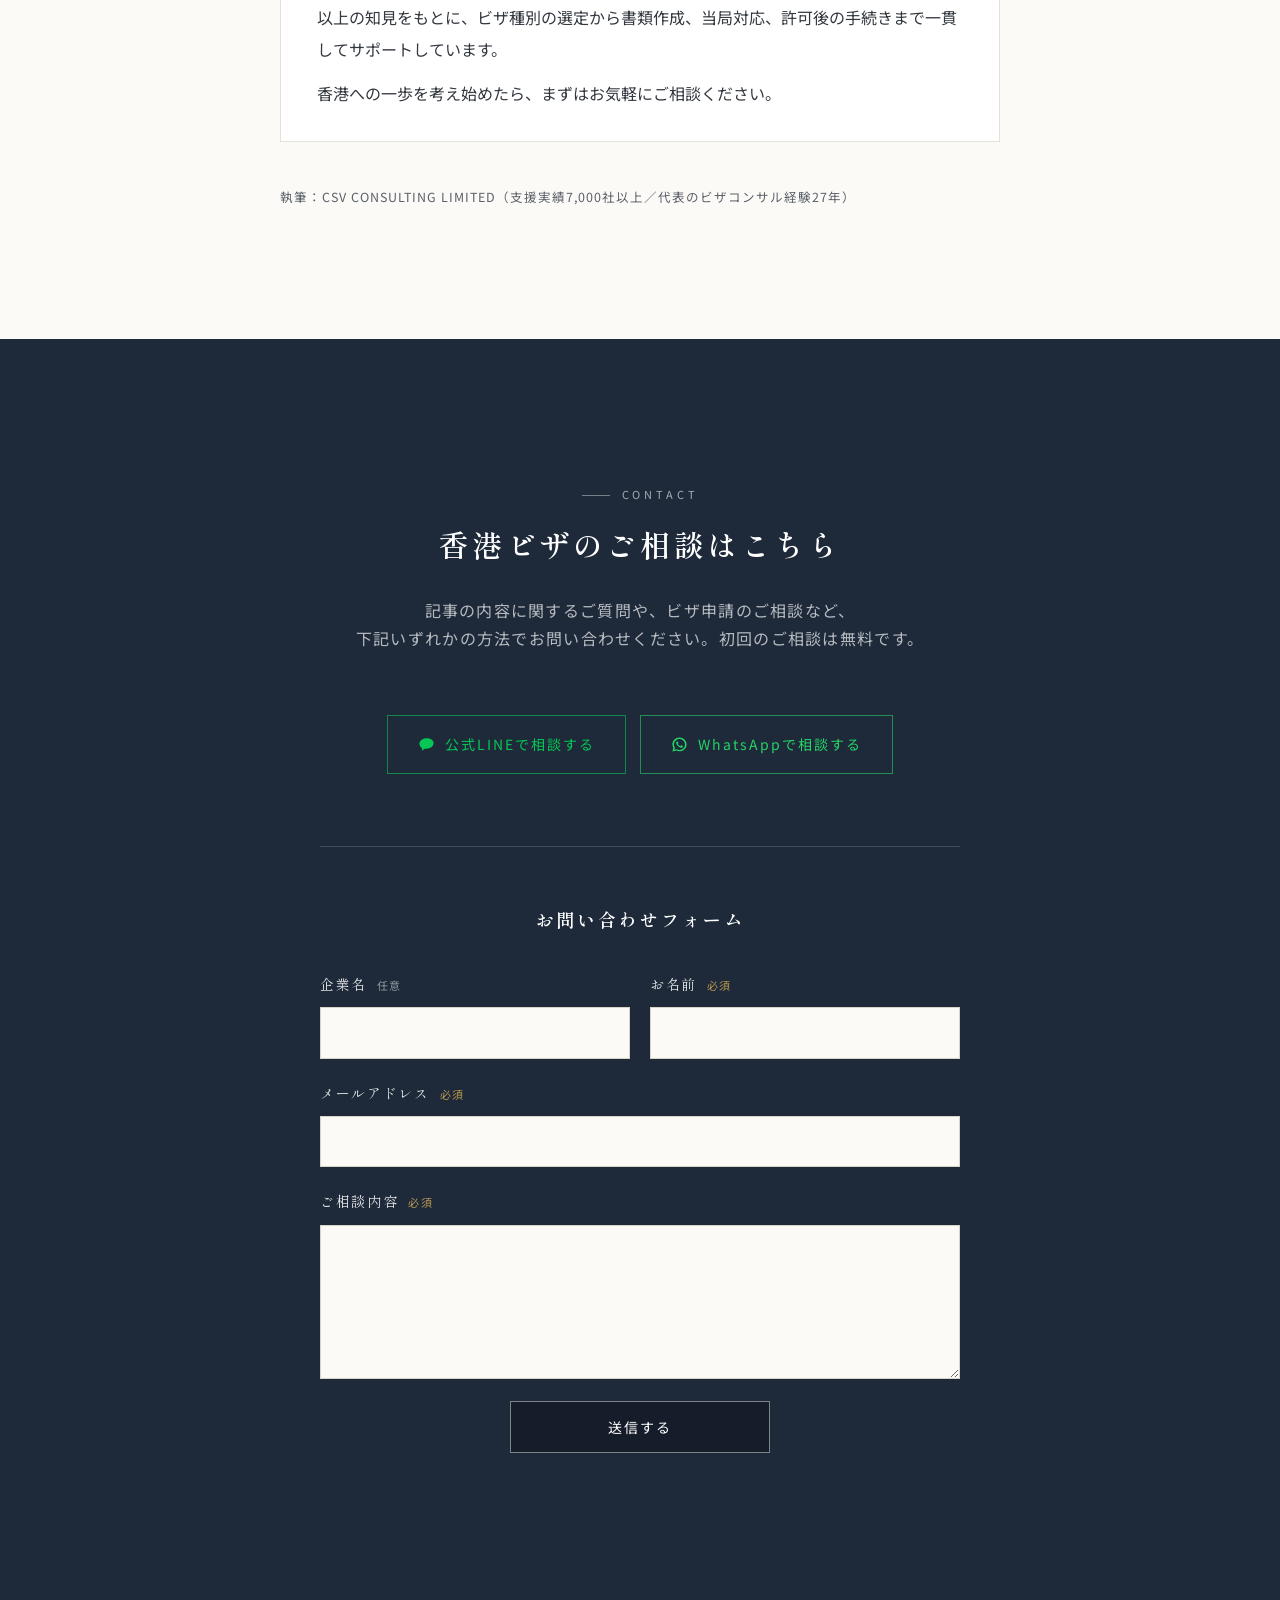
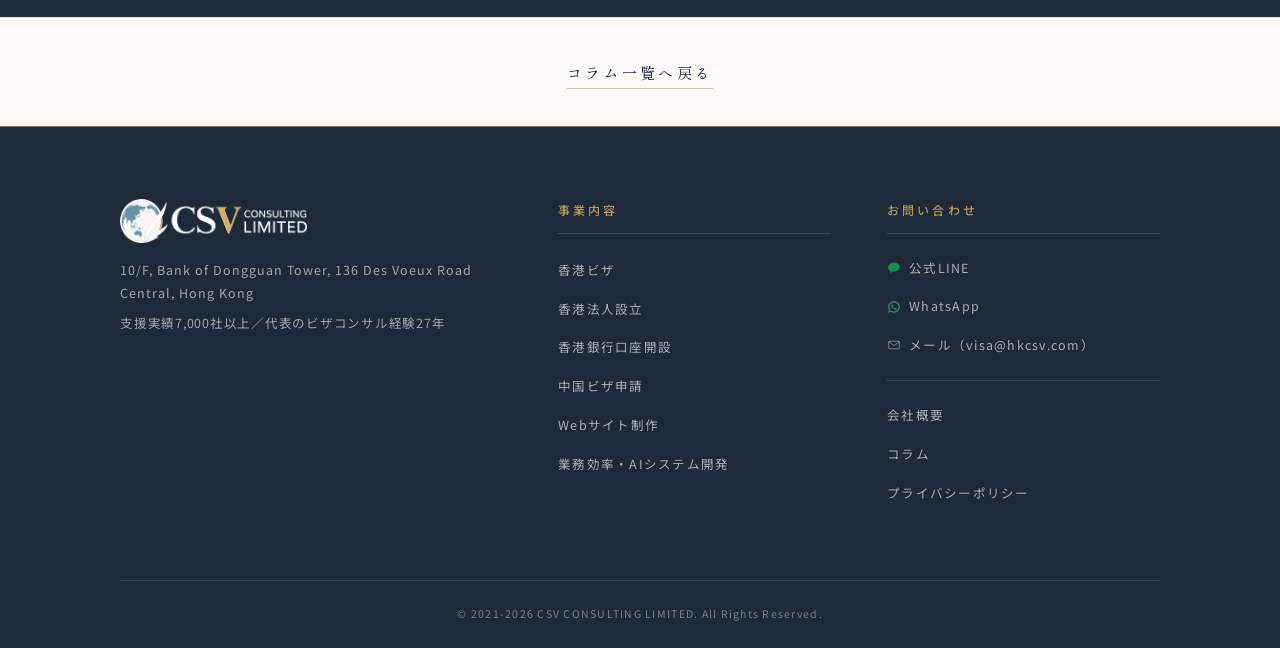
<file: column/visa-guide.html>
<!DOCTYPE html>
<html lang="ja">
<head>
<meta charset="UTF-8">
<meta name="viewport" content="width=device-width, initial-scale=1.0">
<!-- Google tag (gtag.js) -->
<script>
  window.dataLayer = window.dataLayer || [];
  function gtag(){dataLayer.push(arguments);}
  gtag('js', new Date());
  gtag('config', 'G-2SQB8SFXQP');
  window.addEventListener('load', function(){
    var s = document.createElement('script');
    s.async = true;
    s.src = 'https://www.googletagmanager.com/gtag/js?id=G-2SQB8SFXQP';
    document.head.appendChild(s);
  });
</script>

<title>香港ビザの種類と選び方｜就労・投資・家族ビザを現地専門家が解説【2026年最新】</title>
<meta name="description" content="香港ビザの種類（就労・投資・トップタレントパス・CIES・家族・学生）と選び方を、現地でビザコンサル経験27年の専門家が解説。日本人は90日以内の観光ならビザ不要。あなたに必要なビザが早見表ですぐ分かります。">

<!-- OGP -->
<meta property="og:type" content="article">
<meta property="og:site_name" content="CSV CONSULTING LIMITED">
<meta property="og:title" content="香港ビザの種類と選び方｜就労・投資・家族ビザを現地専門家が解説【2026年最新】">
<meta property="og:description" content="香港ビザの種類と選び方を、現地でビザコンサル経験27年の専門家が解説。あなたに必要なビザが早見表ですぐ分かります。">
<meta property="og:url" content="https://hkcsv.com/column/visa-guide.html">
<meta property="og:image" content="https://hkcsv.com/images/ogp.jpg">
<meta property="og:locale" content="ja_JP">
<meta name="twitter:card" content="summary_large_image">
<link rel="canonical" href="https://hkcsv.com/column/visa-guide.html">

<link rel="icon" type="image/png" href="../images/favicon.png">
<link rel="apple-touch-icon" href="../images/favicon.png">

<link rel="preconnect" href="https://fonts.googleapis.com">
<link rel="preconnect" href="https://fonts.gstatic.com" crossorigin>
<link rel="preload" as="style" href="https://fonts.googleapis.com/css2?family=Shippori+Mincho:wght@500;600&family=Noto+Sans+JP:wght@400;500;600&display=swap">
<link href="https://fonts.googleapis.com/css2?family=Shippori+Mincho:wght@500;600&family=Noto+Sans+JP:wght@400;500;600&display=swap" rel="stylesheet" media="print" onload="this.media='all'">
<noscript><link href="https://fonts.googleapis.com/css2?family=Shippori+Mincho:wght@500;600&family=Noto+Sans+JP:wght@400;500;600&display=swap" rel="stylesheet"></noscript>

<link rel="stylesheet" href="../css/style.css">
<link rel="stylesheet" href="../css/service.css">
<link rel="stylesheet" href="../css/column.css">
<link rel="stylesheet" href="../css/chat.css">
</head>
<body class="sv-page">

<header id="hd">
  <a class="brand" href="../index.html" aria-label="CSV CONSULTING LIMITED トップページへ"><img src="../images/logo.webp" alt="CSV CONSULTING LIMITED" width="391" height="92"></a>
  <nav aria-label="メインメニュー">
    <a href="../index.html">トップページ</a>
    <a href="../index.html#services">事業内容</a>
    <a href="./">コラム</a>
    <a href="#contact" class="nav-cta">お問い合わせ</a>
  </nav>
</header>

<!-- パンくず -->
<nav class="crumb" aria-label="パンくず" style="padding-top:78px;">
  <div class="wrap">
    <a href="../index.html">ホーム</a>
    <span><a href="./">コラム</a></span>
    <span>香港ビザの種類と選び方</span>
  </div>
</nav>

<!-- 記事本体 -->
<article class="art">
  <div class="wrap">

    <h1 class="art-title">香港ビザの種類と選び方<span class="art-title-sub"><span class="nb">就労・投資・家族ビザの違いを</span><span class="nb">現地専門家が解説</span><span class="nb">【2026年最新】</span></span></h1>

    <div class="art-meta">
      <time datetime="2026-07-17">公開日：2026.07.17</time>
      <span class="col-tag">香港ビザ</span>
    </div>

    <p class="art-lead">「香港で働きたい」「香港で事業を始めたい」「家族で香港に移りたい」——目的によって、必要なビザはまったく異なります。しかも香港のビザ制度は近年、高度人材の誘致策や投資移民制度の再開など新しい動きが続いており、どれが自分に合うのか分かりにくくなっています。<br><br>この記事では、香港でビザコンサルティングに27年携わってきた専門家の視点から、主要なビザの種類・条件・選び方を分かりやすく整理します。読み終える頃には、「自分に必要なビザはどれか」「次に何をすべきか」が見えているはずです。</p>

    <!-- 目次 -->
    <nav class="art-toc" aria-label="目次">
      <p class="art-toc-title">目　次</p>
      <ol>
        <li><a href="#sec1">まず結論：あなたに必要なビザ早見表</a></li>
        <li><a href="#sec2">観光・出張ならビザは不要（日本国籍・90日以内）</a></li>
        <li><a href="#sec3">就労ビザ（Employment Visa）</a></li>
        <li><a href="#sec4">投資ビザ（起業家向け）</a></li>
        <li><a href="#sec5">新資本投資移民制度（New CIES）</a></li>
        <li><a href="#sec6">トップタレントパス（TTPS）</a></li>
        <li><a href="#sec7">家族ビザ（Dependent Visa）</a></li>
        <li><a href="#sec8">学生ビザ</a></li>
        <li><a href="#sec9">ビザ申請の流れと期間（共通）</a></li>
        <li><a href="#faq">よくある質問</a></li>
        <li><a href="#matome">まとめ：ビザ選びは「最初の一手」がすべて</a></li>
      </ol>
    </nav>

    <!-- 本文 -->
    <div class="art-body">

      <h2 id="sec1">まず結論：あなたに必要なビザ早見表</h2>
      <div class="art-table-wrap">
        <table>
          <thead>
            <tr><th>香港で何をしたい？</th><th>該当するビザ</th></tr>
          </thead>
          <tbody>
            <tr><td>香港企業に雇われて働く</td><td>就労ビザ（Employment Visa）</td></tr>
            <tr><td>自分で会社を作って事業をする</td><td>投資ビザ（起業家向け）</td></tr>
            <tr><td>高い年収・学歴を活かして、仕事は入境後に探す</td><td>トップタレントパス（TTPS）</td></tr>
            <tr><td>まとまった資産の投資で居住権を得る</td><td>新資本投資移民制度（New CIES）</td></tr>
            <tr><td>配偶者・家族として一緒に住む</td><td>家族ビザ（Dependent Visa）</td></tr>
            <tr><td>学校に通う</td><td>学生ビザ</td></tr>
            <tr><td>観光・短期出張のみ</td><td>ビザ不要（90日以内）※日本国籍の場合</td></tr>
          </tbody>
        </table>
      </div>

      <h2 id="sec2">観光・出張ならビザは不要（日本国籍・90日以内）</h2>
      <p>日本のパスポートを持っている方は、観光や商談・会議などの短期出張であれば、90日以内の滞在に限りビザなしで香港に入境できます。</p>
      <p>ただし、ビザなし滞在中に報酬を得て働くことは認められていません。「出張の延長のつもりで実質的に働いていた」というケースはトラブルの元になりますので、就労の実態が生じる場合は必ず就労ビザを取得してください。</p>

      <h2 id="sec3">就労ビザ（Employment Visa）</h2>
      <p>香港企業に雇用されて働くための、最も一般的なビザです。香港入境事務処（イミグレーション）は「一般就業政策（GEP）」という基準に基づいて審査を行います。</p>
      <h3>審査で見られる主なポイント</h3>
      <ul>
        <li>その職位に応募者を採用する必要性（現地人材で埋められないポストか）</li>
        <li>学歴・職歴と職務内容の関連性</li>
        <li>給与水準が専門職として妥当か</li>
        <li>雇用企業の事業実態・財務状況</li>
      </ul>
      <div class="art-voice">
        <p class="art-voice-title">現場からのひとこと</p>
        <p>申請書類は「そろっているか」ではなく「審査官を納得させられるか」が勝負です。同じ経歴でも、書類の組み立て方で結果が変わることは珍しくありません。特に、職歴と職務内容のつながりの説明は、審査官の目線で構成する必要があります。</p>
      </div>
      <ul>
        <li>有効期間：現在は初回3年、更新ごとに3年（3年→3年→3年）が通例です（数年前に従来の「初回2年」から変更されました）。ただし最長3年であり、パスポートの残存期間や入境事務処の判断により、それより短い期間で発給されることもあります</li>
        <li>審査期間の目安：書類がすべて揃ってから、一般的に約1〜2ヶ月（案件の内容により変動します）</li>
        <li>有効なビザで7年以上継続して香港に居住すると、永住権（パーマネントID）の申請資格が得られます</li>
      </ul>

      <h2 id="sec4">投資ビザ（起業家向け）</h2>
      <p>香港で自ら会社を設立し、株主・経営者として事業を行うためのビザです。就労ビザの条件に加えて、「その事業が香港経済に貢献するか」が問われます。</p>
      <h3>審査で見られる主なポイント</h3>
      <ul>
        <li>事業計画の実現性（市場分析・収支計画）</li>
        <li>資本金・事業資金の裏付け</li>
        <li>現地雇用の創出見込み</li>
        <li>オフィスの実在性</li>
      </ul>
      <p>事業計画書の完成度が結果を大きく左右します。「やりたいこと」を書くだけでは足りず、「香港にとってこの事業を受け入れる意味」まで示せるかがポイントです。</p>

      <h2 id="sec5">新資本投資移民制度（New CIES）——資産運用で居住権を得る道</h2>
      <p>起業家向けの投資ビザとは別に、「事業は行わず、資産の投資によって香港の居住権を得る」制度があります。2015年に一度打ち切られた投資移民制度が、2024年3月に「新資本投資移民制度（New CIES）」として再開されました。</p>
      <ul>
        <li>必要投資額：合計3,000万香港ドル以上（約5〜6億円）</li>
        <li>内訳：株式・債券などの適格金融資産等に2,700万香港ドル以上＋香港政府が指定するイノベーション関連ポートフォリオに300万香港ドル</li>
        <li>住宅用不動産は原則対象外</li>
      </ul>
      <p>富裕層の資産が香港に集まる流れの中で、注目度が再び高まっている制度です。起業家向けの投資ビザと名前が似ているため、混同にご注意ください。</p>

      <h2 id="sec6">トップタレントパス（TTPS）——「先にビザ、後から仕事」</h2>
      <p>香港政府が2022年末に開始した高度人材の誘致制度です。最大の特徴は、香港企業からの内定がなくても申請できること。まず香港に入り、それから就職・起業活動ができます。</p>
      <h3>申請条件（いずれかを満たすこと）</h3>
      <ul>
        <li>カテゴリーA：直近1年の年収が250万香港ドル相当以上（給与・事業所得等。個人投資による所得は対象外）</li>
        <li>カテゴリーB・C：世界トップ100大学の卒業生（実務経験の要件等はカテゴリーにより異なる）</li>
      </ul>
      <p>承認されると、カテゴリーに応じて最長36ヶ月の滞在許可が与えられ、就労・転職・起業を自由に行えます。家族の帯同（家族ビザ）も可能です。条件に合致する方には非常に有力な選択肢です。</p>

      <h2 id="sec7">家族ビザ（Dependent Visa）</h2>
      <p>就労ビザ・投資ビザなどの保有者や香港永住者の配偶者・子どもが、家族として香港に滞在するためのビザです。</p>
      <ul>
        <li>扶養者（メインビザ保有者）の収入・住居などの受け入れ能力が審査されます</li>
        <li>家族ビザで入境した配偶者は、香港で就労することが認められています（正社員・パートタイムとも可）。共働きを考えるご家族には大きな利点です</li>
      </ul>

      <h2 id="sec8">学生ビザ</h2>
      <p>香港の教育機関に通うためのビザです。入学許可を得た上で申請します。学業が専念すべき目的であり、学生ビザでの就労（アルバイト・インターン）は原則として禁止されています。</p>
      <p>ただし例外として、香港の大学の学士課程（Bachelor Degree）で学ぶ学生は、大学の許可を得た上で、履修課程と関連する仕事に最長1年間従事することが認められています。就労を検討する際は、条件を満たすかどうかを必ず事前にご確認ください。</p>

      <h2 id="sec9">ビザ申請の流れと期間（共通）</h2>
      <ul>
        <li><b>STEP 1</b>：目的の整理とビザ種別の選定 — ここを誤ると全てやり直しになります</li>
        <li><b>STEP 2</b>：必要書類の収集・作成 — 学歴・職歴証明、雇用契約、事業計画など</li>
        <li><b>STEP 3</b>：入境事務処への申請</li>
        <li><b>STEP 4</b>：審査（追加資料の要求に対応）</li>
        <li><b>STEP 5</b>：許可・ビザ発給 — 入境後、180日を超える滞在者は香港ID（HKID）の取得が必要</li>
      </ul>
      <h3>自分で申請する場合の落とし穴</h3>
      <ul>
        <li>職務内容の説明が一般的すぎて「現地人材で足りる」と判断される</li>
        <li>追加資料の要求に的外れな回答をして審査が長期化する</li>
        <li>一度不許可になると、再申請のハードルは初回より上がる</li>
      </ul>

      <h2 id="faq">よくある質問</h2>
      <dl class="art-faq">
        <dt>日本人が香港に行くのにビザは必要ですか？</dt>
        <dd>観光・短期出張など90日以内の滞在なら不要です。働く・住む・学ぶ場合は目的に応じたビザが必要です。</dd>
        <dt>ビザ取得にはどのくらいの期間がかかりますか？</dt>
        <dd>ビザの種類と個別の状況によりますが、一般的には1〜2ヶ月程度です。余裕を持った準備をおすすめします。</dd>
        <dt>不許可になったら、もう取得できませんか？</dt>
        <dd>再申請は可能ですが、初回より難易度が上がるのが実情です。だからこそ、最初の申請で確実に通すことが重要です。</dd>
        <dt>どのビザが自分に合うか分かりません。</dt>
        <dd>目的・経歴・事業内容によって最適解は変わります。無料相談で状況をお伺いし、最適なビザ戦略をご提案します。</dd>
      </dl>

    </div>

    <!-- まとめ -->
    <div class="art-summary" id="matome">
      <h2>まとめ：ビザ選びは「最初の一手」がすべて</h2>
      <p>香港のビザは種類ごとに審査の視点が異なり、選択と準備の質が結果を左右します。</p>
      <p>CSV CONSULTING LIMITEDは、代表のビザコンサルティング経験27年・支援実績7,000社以上の知見をもとに、ビザ種別の選定から書類作成、当局対応、許可後の手続きまで一貫してサポートしています。</p>
      <p>香港への一歩を考え始めたら、まずはお気軽にご相談ください。</p>
    </div>

    <p class="art-note">執筆：CSV CONSULTING LIMITED（支援実績7,000社以上／代表のビザコンサル経験27年）</p>

  </div>
</article>

<!-- 問い合わせCTA -->
<section class="contact" id="contact">
  <div class="wrap">
    <p class="label-en rv">Contact</p>
    <h2 class="heading rv">香港ビザのご相談はこちら</h2>
    <p class="contact-lead rv">記事の内容に関するご質問や、ビザ申請のご相談など、<br>下記いずれかの方法でお問い合わせください。初回のご相談は無料です。</p>
    <div class="contact-btns rv">
      <a class="cbtn cbtn-line" href="https://lin.ee/SfcBcLM" target="_blank" rel="noopener"><svg viewBox="0 0 24 24" aria-hidden="true"><path d="M12 3C6.48 3 2 6.66 2 11.1c0 2.63 1.57 4.96 4.01 6.44-.11.62-.52 2.1-.6 2.43-.09.4.15.5.44.36.36-.17 2.73-1.81 3.74-2.5.78.11 1.58.17 2.41.17 5.52 0 10-3.66 10-8.1S17.52 3 12 3z"/></svg>公式LINEで相談する</a>
      <a class="cbtn cbtn-wa" href="https://api.whatsapp.com/send/?phone=85295750123&text&type=phone_number&app_absent=0" target="_blank" rel="noopener"><svg viewBox="0 0 24 24" aria-hidden="true"><path d="M12 2C6.49 2 2 6.36 2 11.72c0 1.72.47 3.4 1.35 4.88L2 22l5.55-1.42c1.35.72 2.89 1.1 4.45 1.1 5.51 0 10-4.36 10-9.72S17.51 2 12 2zm0 17.8c-1.4 0-2.77-.37-3.96-1.06l-.28-.17-2.95.76.79-2.84-.19-.29c-.78-1.23-1.19-2.65-1.19-4.12 0-4.32 3.5-7.83 7.78-7.83s7.78 3.51 7.78 7.83-3.5 7.72-7.78 7.72zm4.27-5.86c-.23-.12-1.38-.68-1.6-.76-.21-.08-.37-.12-.52.12-.16.23-.6.76-.74.91-.13.16-.27.18-.5.06-.23-.12-.99-.36-1.88-1.16-.7-.62-1.17-1.39-1.3-1.62-.14-.23-.02-.36.1-.47.11-.1.24-.27.35-.41.12-.14.16-.23.24-.39.08-.16.04-.29-.02-.41-.06-.12-.52-1.26-.72-1.72-.19-.45-.38-.39-.52-.4h-.45c-.16 0-.41.06-.63.29-.21.23-.82.8-.82 1.95s.84 2.26.96 2.42c.12.16 1.65 2.52 4 3.53.56.24 1 .39 1.34.5.56.18 1.07.15 1.48.09.45-.07 1.38-.56 1.58-1.11.19-.55.19-1.01.14-1.11-.06-.1-.21-.16-.44-.28z"/></svg>WhatsAppで相談する</a>
    </div>

    <div class="cform-wrap rv">
      <p class="cform-title">お問い合わせフォーム</p>
      <form class="cform" novalidate>
        <div class="cform-row">
          <label>企業名<small>任意</small>
            <input type="text" name="company" autocomplete="organization">
          </label>
          <label>お名前<small class="req">必須</small>
            <input type="text" name="name" required autocomplete="name">
          </label>
        </div>
        <label>メールアドレス<small class="req">必須</small>
          <input type="email" name="email" required autocomplete="email">
        </label>
        <label>ご相談内容<small class="req">必須</small>
          <textarea name="message" rows="5" required></textarea>
        </label>
        <div class="cform-hp" aria-hidden="true">
          <label>会社URL<input type="text" name="company_url" tabindex="-1" autocomplete="off"></label>
        </div>
        <button type="submit" class="cform-send">送信する</button>
        <p class="cform-note" role="status" aria-live="polite"></p>
      </form>
    </div>
  </div>
</section>

<div class="back-home">
  <div class="wrap"><a href="./">コラム一覧へ戻る</a></div>
</div>

<footer>
  <div class="ft-grid">
    <div class="ft-col">
      <img class="ft-logo" src="../images/logo-white.webp" alt="CSV CONSULTING LIMITED" width="391" height="92">
      <p class="ft-addr">10/F, Bank of Dongguan Tower, 136 Des Voeux Road Central, Hong Kong</p>
      <p class="ft-note">支援実績7,000社以上／代表のビザコンサル経験27年</p>
    </div>
    <nav class="ft-col" aria-label="事業内容">
      <h3>事業内容</h3>
      <ul>
        <li><a href="../services/visa.html">香港ビザ</a></li>
        <li><a href="../services/company.html">香港法人設立</a></li>
        <li><a href="../services/bank.html">香港銀行口座開設</a></li>
        <li><a href="../services/china-visa.html">中国ビザ申請</a></li>
        <li><a href="../services/web.html">Webサイト制作</a></li>
        <li><a href="../services/ai.html">業務効率・AIシステム開発</a></li>
      </ul>
    </nav>
    <nav class="ft-col" aria-label="お問い合わせ・その他">
      <h3>お問い合わせ</h3>
      <ul>
        <li><a class="ft-ic ft-ic-line" href="https://lin.ee/SfcBcLM" target="_blank" rel="noopener"><svg viewBox="0 0 24 24" aria-hidden="true"><path d="M12 3C6.48 3 2 6.66 2 11.1c0 2.63 1.57 4.96 4.01 6.44-.11.62-.52 2.1-.6 2.43-.09.4.15.5.44.36.36-.17 2.73-1.81 3.74-2.5.78.11 1.58.17 2.41.17 5.52 0 10-3.66 10-8.1S17.52 3 12 3z"/></svg>公式LINE</a></li>
        <li><a class="ft-ic ft-ic-wa" href="https://api.whatsapp.com/send/?phone=85295750123&text&type=phone_number&app_absent=0" target="_blank" rel="noopener"><svg viewBox="0 0 24 24" aria-hidden="true"><path d="M12 2C6.49 2 2 6.36 2 11.72c0 1.72.47 3.4 1.35 4.88L2 22l5.55-1.42c1.35.72 2.89 1.1 4.45 1.1 5.51 0 10-4.36 10-9.72S17.51 2 12 2zm0 17.8c-1.4 0-2.77-.37-3.96-1.06l-.28-.17-2.95.76.79-2.84-.19-.29c-.78-1.23-1.19-2.65-1.19-4.12 0-4.32 3.5-7.83 7.78-7.83s7.78 3.51 7.78 7.83-3.5 7.72-7.78 7.72zm4.27-5.86c-.23-.12-1.38-.68-1.6-.76-.21-.08-.37-.12-.52.12-.16.23-.6.76-.74.91-.13.16-.27.18-.5.06-.23-.12-.99-.36-1.88-1.16-.7-.62-1.17-1.39-1.3-1.62-.14-.23-.02-.36.1-.47.11-.1.24-.27.35-.41.12-.14.16-.23.24-.39.08-.16.04-.29-.02-.41-.06-.12-.52-1.26-.72-1.72-.19-.45-.38-.39-.52-.4h-.45c-.16 0-.41.06-.63.29-.21.23-.82.8-.82 1.95s.84 2.26.96 2.42c.12.16 1.65 2.52 4 3.53.56.24 1 .39 1.34.5.56.18 1.07.15 1.48.09.45-.07 1.38-.56 1.58-1.11.19-.55.19-1.01.14-1.11-.06-.1-.21-.16-.44-.28z"/></svg>WhatsApp</a></li>
        <li><a class="ft-ic ft-ic-mail" href="mailto:visa@hkcsv.com?subject=%E3%81%8A%E5%95%8F%E3%81%84%E5%90%88%E3%82%8F%E3%81%9B%28%E3%82%B5%E3%82%A4%E3%83%88%E3%82%88%E3%82%8A%29"><svg viewBox="0 0 24 24" aria-hidden="true" class="ic-mail"><rect x="3" y="5.5" width="18" height="13" rx="1"/><path d="M3.5 6.5 12 13l8.5-6.5"/></svg>メール（visa@hkcsv.com）</a></li>
        <li class="ft-sep"><a href="../about.html">会社概要</a></li>
        <li><a href="./">コラム</a></li>
        <li><a href="../privacy.html">プライバシーポリシー</a></li>
      </ul>
    </nav>
  </div>
  <span class="ft-c">© 2021-2026 CSV CONSULTING LIMITED. All Rights Reserved.</span>
</footer>

<script src="../js/service.js" defer></script>
<script src="../js/chat.js" defer></script>
<script src="../js/backtop.js" defer></script>
<script src="../js/contact-form.js" defer></script>
</body>
</html>
</file>
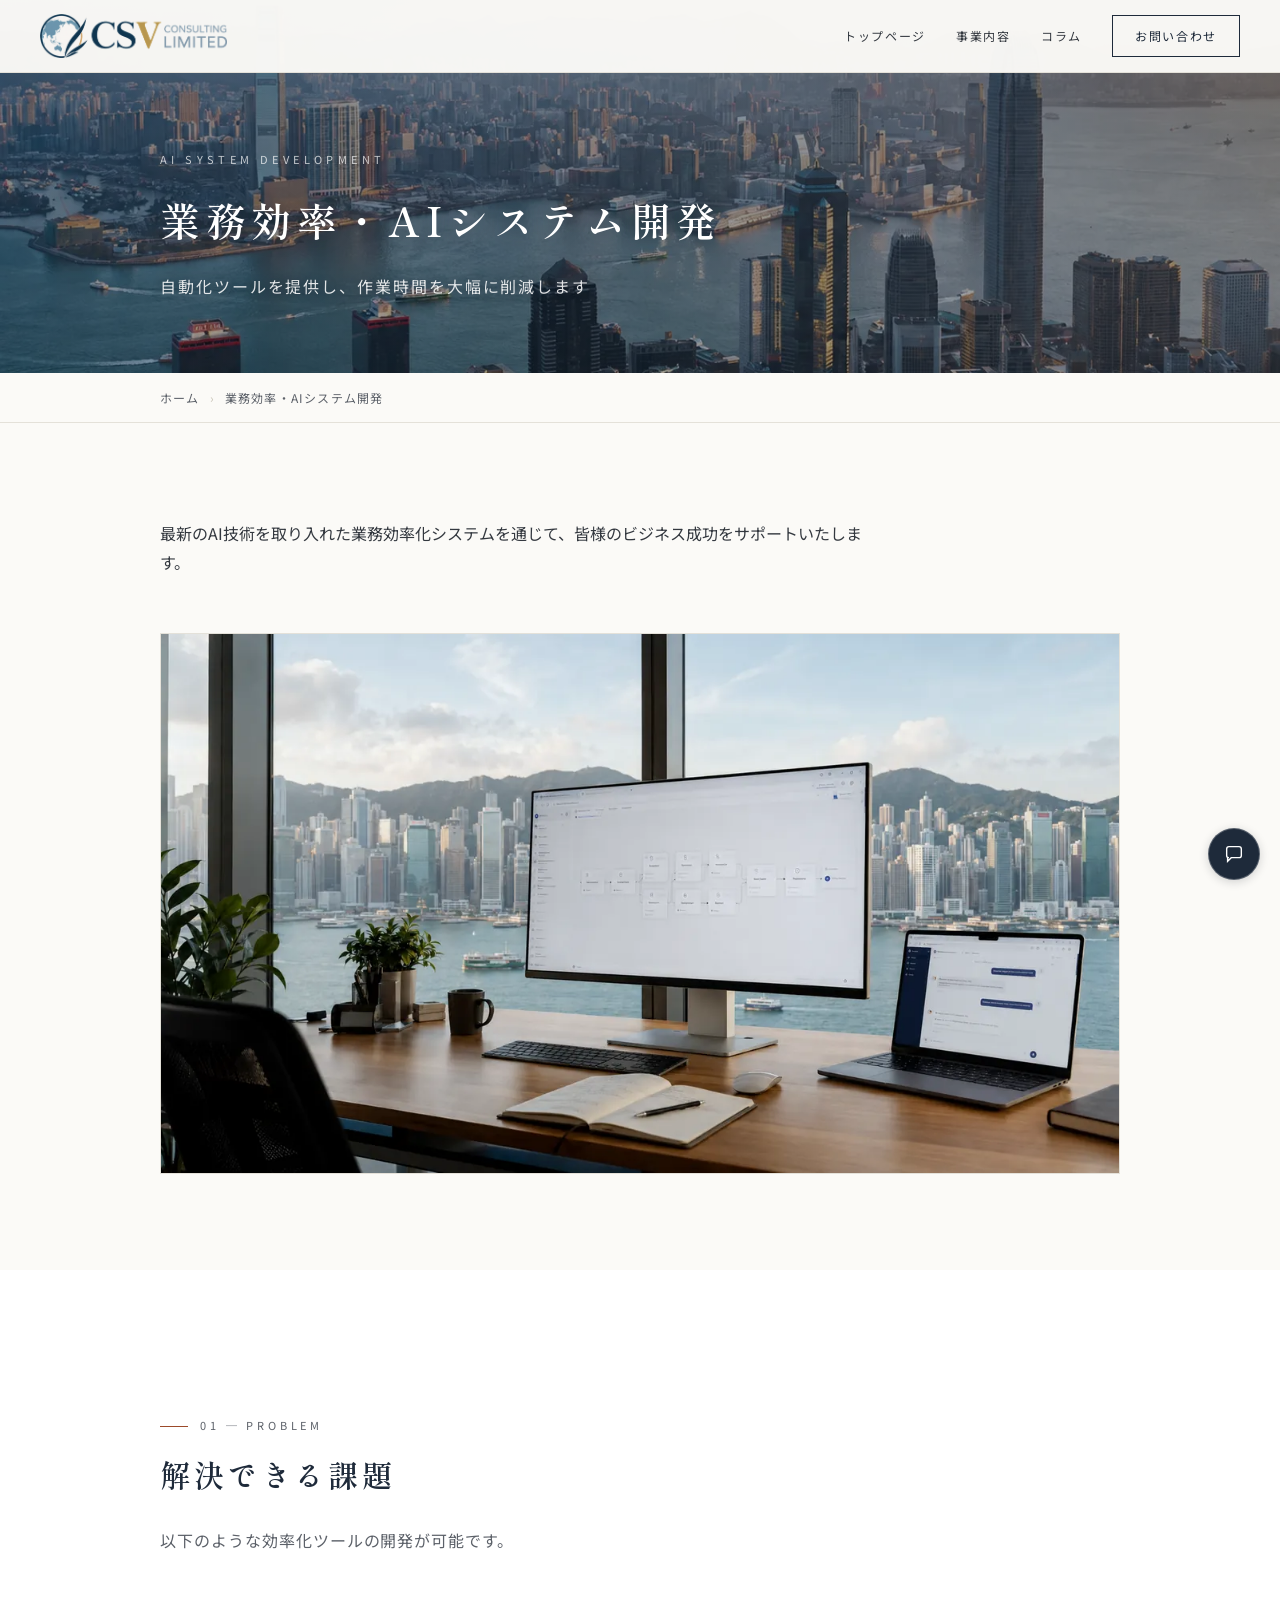
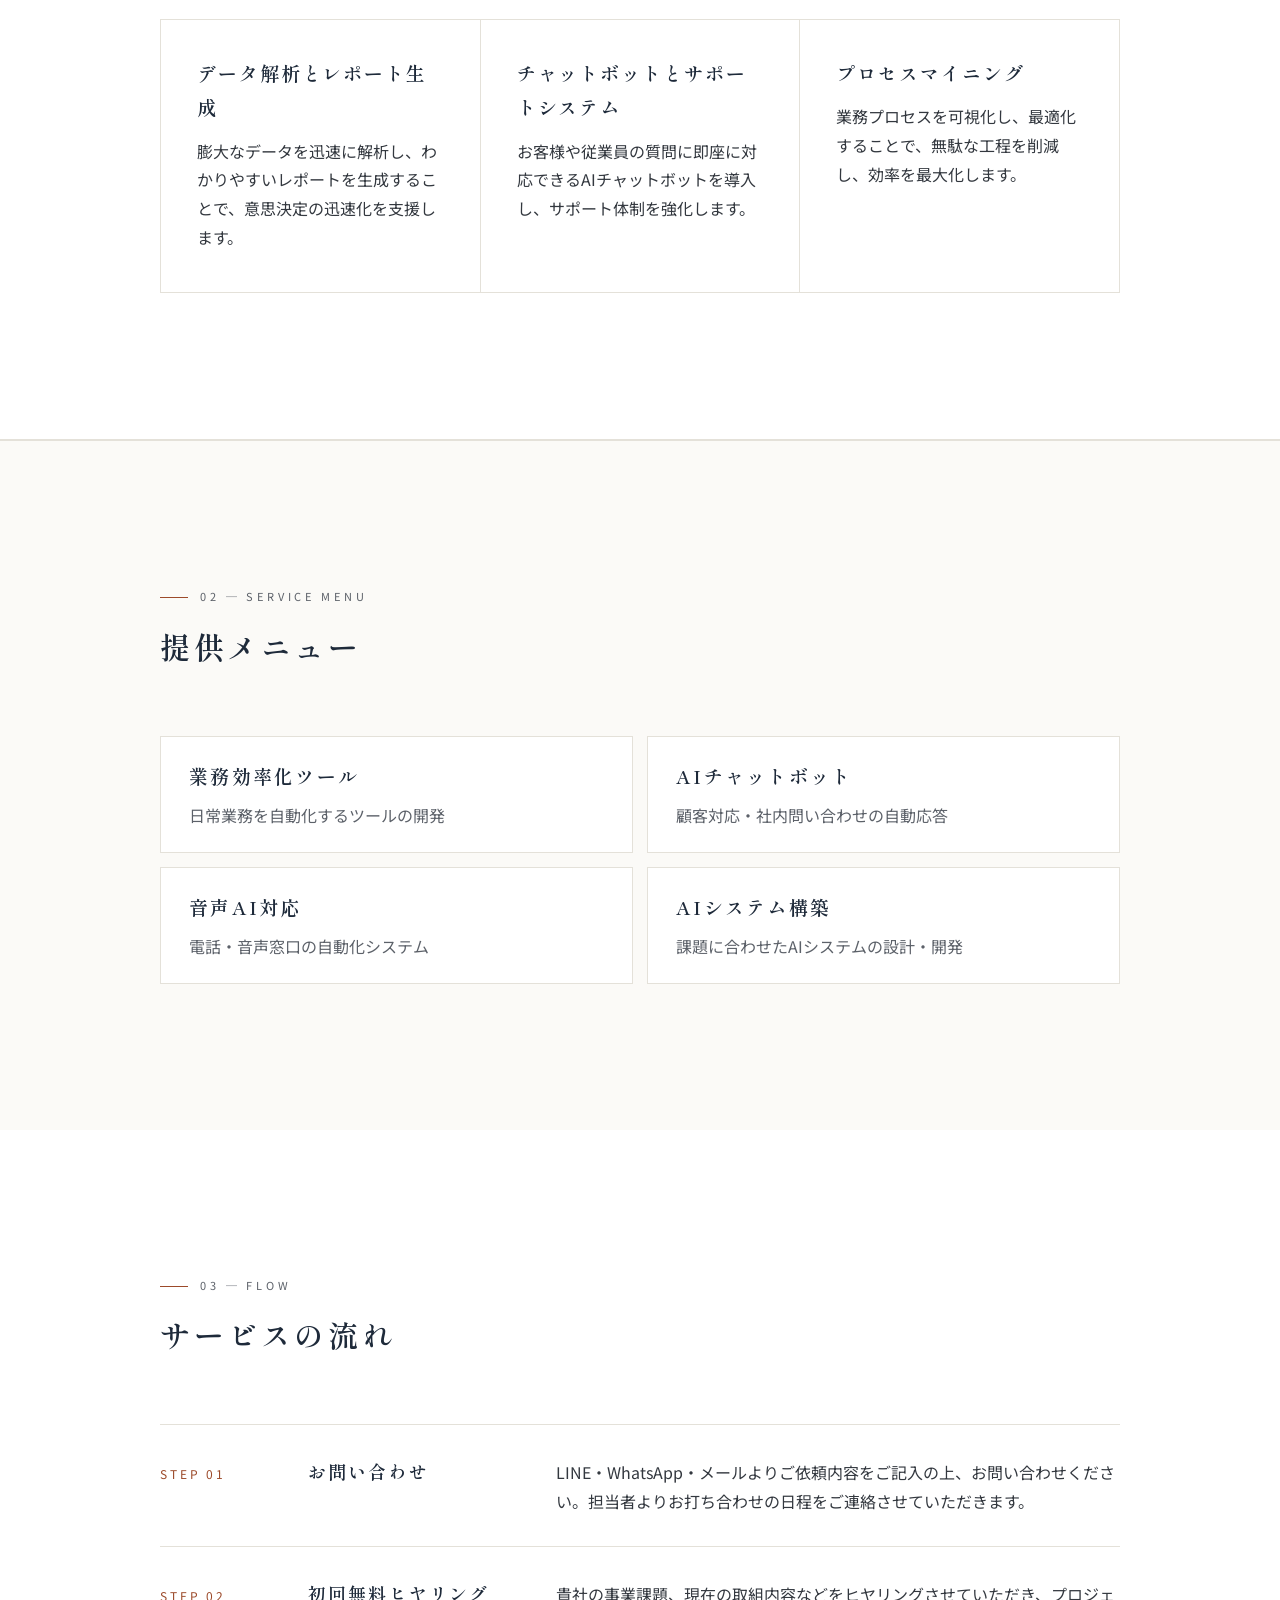
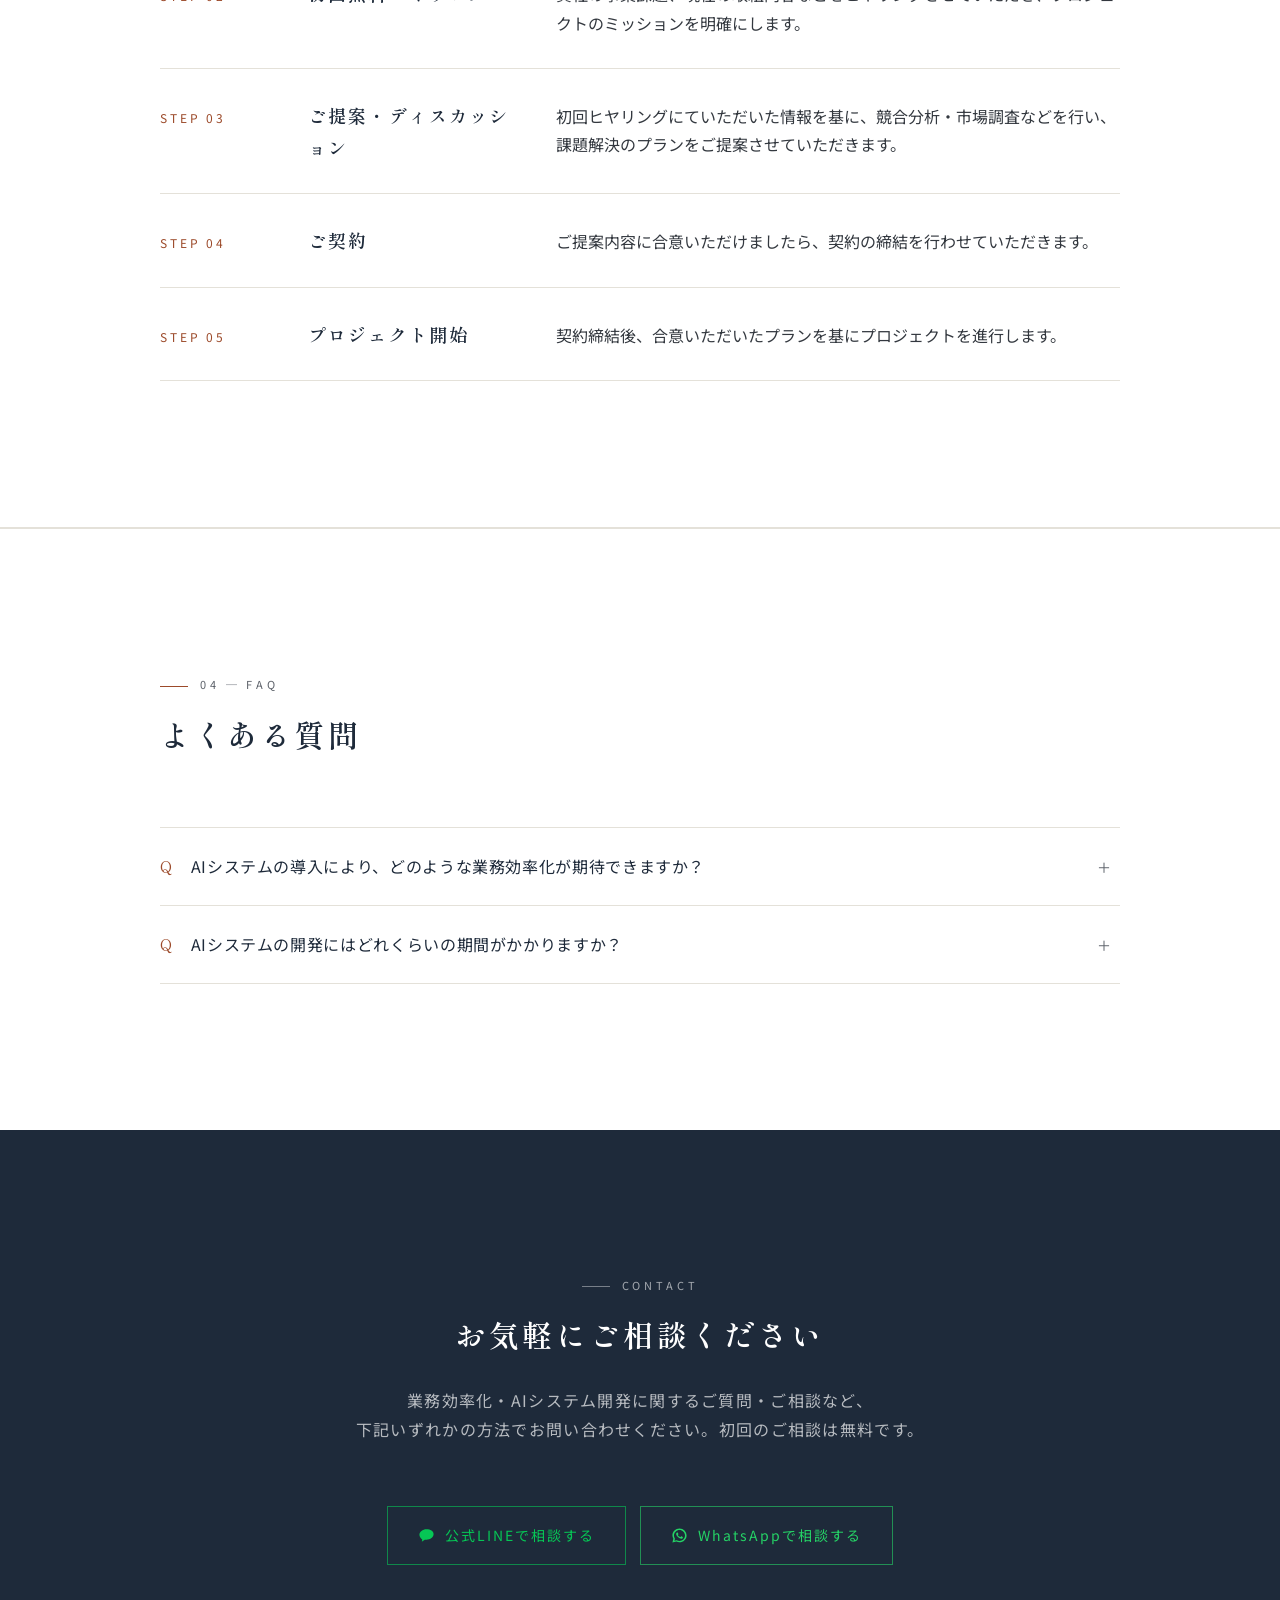
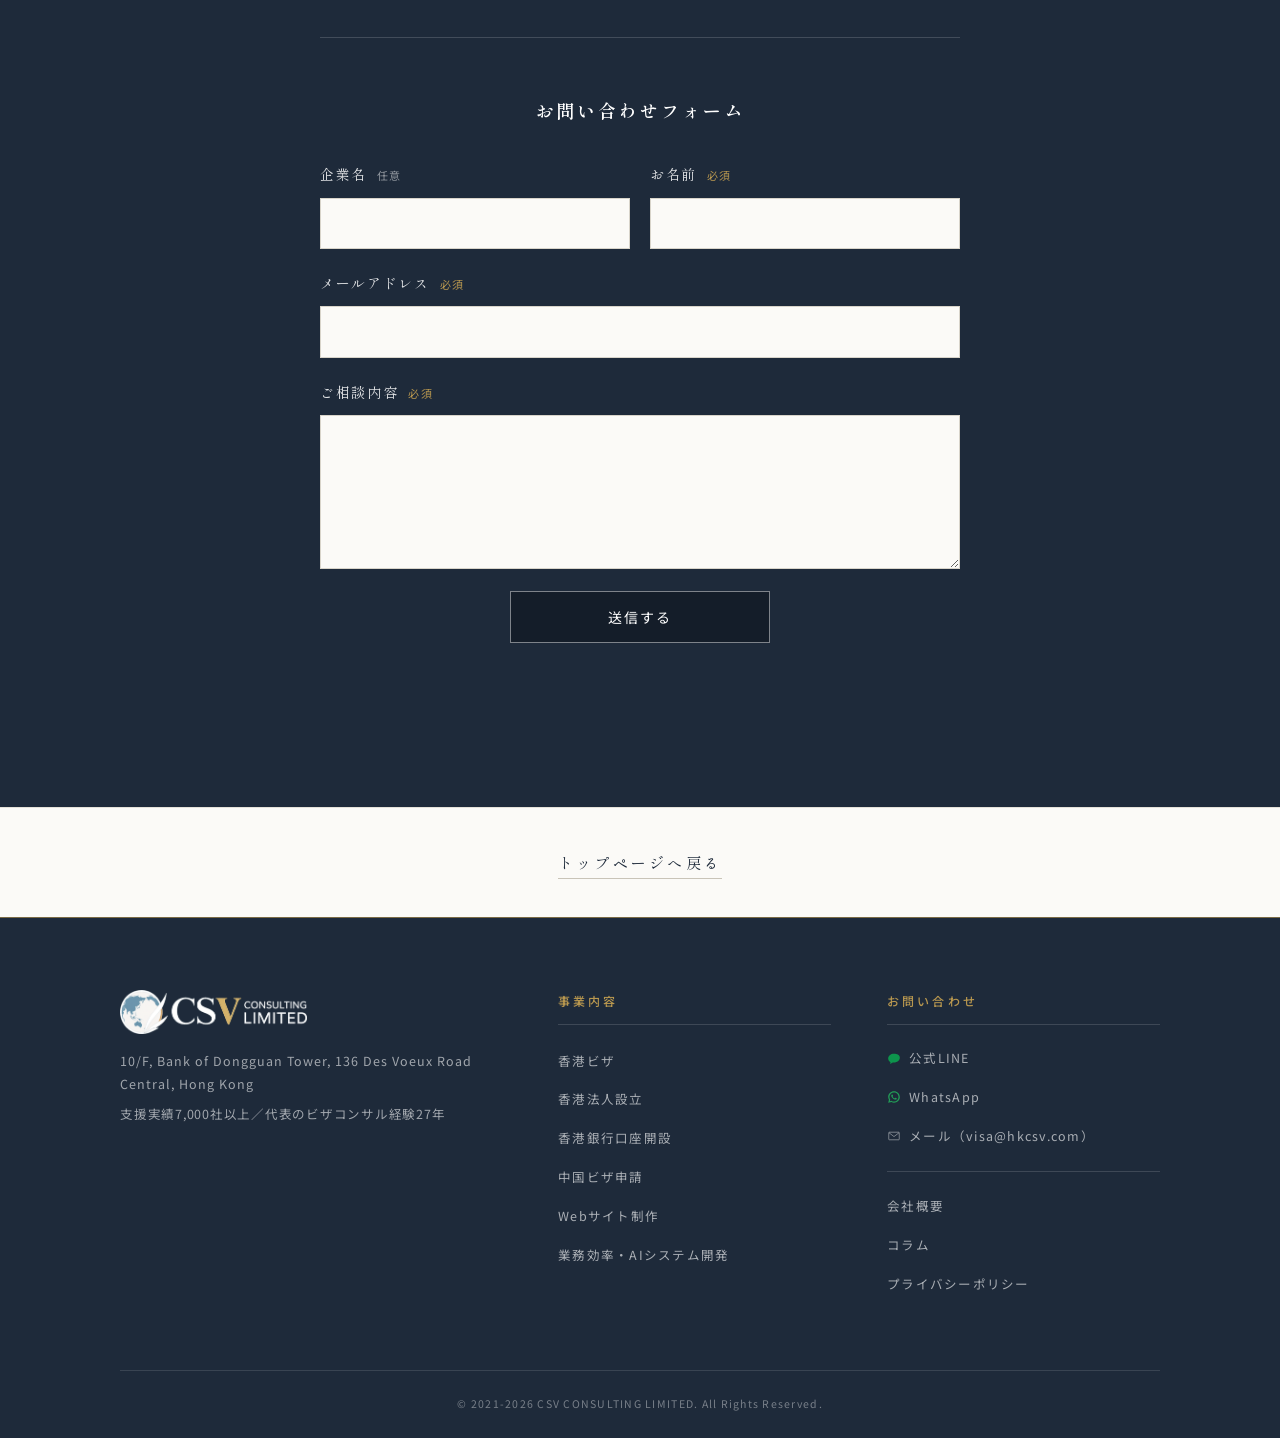
<file: services/ai.html>
<!DOCTYPE html>
<html lang="ja">
<head>
<meta charset="UTF-8">
<meta name="viewport" content="width=device-width, initial-scale=1.0">
<!-- Google tag (gtag.js) -->
<script>
  window.dataLayer = window.dataLayer || [];
  function gtag(){dataLayer.push(arguments);}
  gtag('js', new Date());
  gtag('config', 'G-2SQB8SFXQP');
  window.addEventListener('load', function(){
    var s = document.createElement('script');
    s.async = true;
    s.src = 'https://www.googletagmanager.com/gtag/js?id=G-2SQB8SFXQP';
    document.head.appendChild(s);
  });
</script>

<title>業務効率・AIシステム開発｜CSV CONSULTING LIMITED</title>
<meta name="description" content="業務効率化ツール・AIチャットボット・音声AI対応・AIシステム構築を日本語でサポート。データ解析からプロセスマイニングまで、業務プロセスの自動化で作業時間を大幅に削減します。初回相談無料。">

<!-- OGP -->
<meta property="og:type" content="article">
<meta property="og:site_name" content="CSV CONSULTING LIMITED">
<meta property="og:title" content="業務効率・AIシステム開発｜CSV CONSULTING LIMITED">
<meta property="og:description" content="業務効率化ツール・AIチャットボット・音声AI対応・AIシステム構築。自動化で作業時間を大幅に削減。初回相談無料。">
<meta property="og:url" content="https://hkcsv.com/services/ai.html">
<meta property="og:image" content="https://hkcsv.com/images/ogp.jpg">
<meta property="og:locale" content="ja_JP">
<meta name="twitter:card" content="summary_large_image">
<link rel="canonical" href="https://hkcsv.com/services/ai.html">

<link rel="icon" type="image/png" href="../images/favicon.png">
<link rel="apple-touch-icon" href="../images/favicon.png">

<link rel="preconnect" href="https://fonts.googleapis.com">
<link rel="preconnect" href="https://fonts.gstatic.com" crossorigin>
<link rel="preload" as="style" href="https://fonts.googleapis.com/css2?family=Shippori+Mincho:wght@500;600&family=Noto+Sans+JP:wght@400;500;600&display=swap">
<link href="https://fonts.googleapis.com/css2?family=Shippori+Mincho:wght@500;600&family=Noto+Sans+JP:wght@400;500;600&display=swap" rel="stylesheet" media="print" onload="this.media='all'">
<noscript><link href="https://fonts.googleapis.com/css2?family=Shippori+Mincho:wght@500;600&family=Noto+Sans+JP:wght@400;500;600&display=swap" rel="stylesheet"></noscript>

<link rel="stylesheet" href="../css/style.css">
<link rel="stylesheet" href="../css/service.css">
<link rel="stylesheet" href="../css/chat.css">
</head>
<body class="sv-page">

<header id="hd">
  <a class="brand" href="../index.html" aria-label="CSV CONSULTING LIMITED トップページへ"><img src="../images/logo.webp" alt="CSV CONSULTING LIMITED" width="391" height="92"></a>
  <nav aria-label="メインメニュー">
    <a href="../index.html">トップページ</a>
    <a href="../index.html#services">事業内容</a>
    <a href="../column/">コラム</a>
    <a href="#contact" class="nav-cta">お問い合わせ</a>
  </nav>
</header>

<!-- ページヒーロー -->
<div class="sv-hero">
  <div class="wrap">
    <p class="sv-hero-en">AI System Development</p>
    <h1>業務効率・AIシステム開発</h1>
    <p class="sv-hero-tag">自動化ツールを提供し、作業時間を大幅に削減します</p>
  </div>
</div>

<!-- パンくず -->
<nav class="crumb" aria-label="パンくず">
  <div class="wrap">
    <a href="../index.html">ホーム</a>
    <span>業務効率・AIシステム開発</span>
  </div>
</nav>

<!-- 導入 -->
<div class="sv-intro">
  <div class="wrap">
    <p class="rv">最新のAI技術を取り入れた業務効率化システムを通じて、皆様のビジネス成功をサポートいたします。</p>
    <figure class="sv-visual rv">
      <img src="../images/service-ai.webp" alt="業務自動化ワークフローの構築風景" width="1200" height="675" loading="lazy">
    </figure>
  </div>
</div>

<!-- 01 解決できる課題 -->
<section class="mv">
  <div class="wrap">
    <p class="label-en rv">01 ─ Problem</p>
    <h2 class="heading rv">解決できる課題</h2>
    <p class="lead rv">以下のような効率化ツールの開発が可能です。</p>
    <div class="prb-grid cols3 rv">
      <div class="prb">
        <h4>データ解析とレポート生成</h4>
        <p>膨大なデータを迅速に解析し、わかりやすいレポートを生成することで、意思決定の迅速化を支援します。</p>
      </div>
      <div class="prb">
        <h4>チャットボットとサポートシステム</h4>
        <p>お客様や従業員の質問に即座に対応できるAIチャットボットを導入し、サポート体制を強化します。</p>
      </div>
      <div class="prb">
        <h4>プロセスマイニング</h4>
        <p>業務プロセスを可視化し、最適化することで、無駄な工程を削減し、効率を最大化します。</p>
      </div>
    </div>
  </div>
</section>

<!-- 02 提供メニュー -->
<section class="services">
  <div class="wrap">
    <p class="label-en rv">02 ─ Service Menu</p>
    <h2 class="heading rv">提供メニュー</h2>
    <div class="menu-list rv">
      <div class="menu-item"><b>業務効率化ツール</b><span>日常業務を自動化するツールの開発</span></div>
      <div class="menu-item"><b>AIチャットボット</b><span>顧客対応・社内問い合わせの自動応答</span></div>
      <div class="menu-item"><b>音声AI対応</b><span>電話・音声窓口の自動化システム</span></div>
      <div class="menu-item"><b>AIシステム構築</b><span>課題に合わせたAIシステムの設計・開発</span></div>
    </div>
  </div>
</section>

<!-- 03 サービスの流れ -->
<section class="mv">
  <div class="wrap">
    <p class="label-en rv">03 ─ Flow</p>
    <h2 class="heading rv">サービスの流れ</h2>
    <div class="flow-list rv">
      <div class="flow">
        <span class="flow-no">Step 01</span>
        <h4>お問い合わせ</h4>
        <p>LINE・WhatsApp・メールよりご依頼内容をご記入の上、お問い合わせください。担当者よりお打ち合わせの日程をご連絡させていただきます。</p>
      </div>
      <div class="flow">
        <span class="flow-no">Step 02</span>
        <h4>初回無料ヒヤリング</h4>
        <p>貴社の事業課題、現在の取組内容などをヒヤリングさせていただき、プロジェクトのミッションを明確にします。</p>
      </div>
      <div class="flow">
        <span class="flow-no">Step 03</span>
        <h4>ご提案・ディスカッション</h4>
        <p>初回ヒヤリングにていただいた情報を基に、競合分析・市場調査などを行い、課題解決のプランをご提案させていただきます。</p>
      </div>
      <div class="flow">
        <span class="flow-no">Step 04</span>
        <h4>ご契約</h4>
        <p>ご提案内容に合意いただけましたら、契約の締結を行わせていただきます。</p>
      </div>
      <div class="flow">
        <span class="flow-no">Step 05</span>
        <h4>プロジェクト開始</h4>
        <p>契約締結後、合意いただいたプランを基にプロジェクトを進行します。</p>
      </div>
    </div>
  </div>
</section>

<!-- 04 よくある質問 -->
<section class="faq">
  <div class="wrap">
    <p class="label-en rv">04 ─ FAQ</p>
    <h2 class="heading rv">よくある質問</h2>
    <div class="faq-list rv">
      <details>
        <summary>AIシステムの導入により、どのような業務効率化が期待できますか？</summary>
        <p class="faq-a">AIシステムを導入することで、業務プロセスの自動化、データ分析の効率化、カスタマーサポートの迅速化など、様々な面で業務効率を大幅に向上させることが可能です。</p>
      </details>
      <details>
        <summary>AIシステムの開発にはどれくらいの期間がかかりますか？</summary>
        <p class="faq-a">システムの複雑さやお客様の要件によりますが、通常は数ヶ月から半年程度かかります。詳細なスケジュールについては、プロジェクトの開始時にご説明いたします。</p>
      </details>
    </div>
  </div>
</section>

<!-- お問い合わせ -->
<section class="contact" id="contact">
  <div class="wrap">
    <p class="label-en rv">Contact</p>
    <h2 class="heading rv">お気軽にご相談ください</h2>
    <p class="contact-lead rv">業務効率化・AIシステム開発に関するご質問・ご相談など、<br>下記いずれかの方法でお問い合わせください。初回のご相談は無料です。</p>
    <div class="contact-btns rv">
      <a class="cbtn cbtn-line" href="https://lin.ee/SfcBcLM" target="_blank" rel="noopener"><svg viewBox="0 0 24 24" aria-hidden="true"><path d="M12 3C6.48 3 2 6.66 2 11.1c0 2.63 1.57 4.96 4.01 6.44-.11.62-.52 2.1-.6 2.43-.09.4.15.5.44.36.36-.17 2.73-1.81 3.74-2.5.78.11 1.58.17 2.41.17 5.52 0 10-3.66 10-8.1S17.52 3 12 3z"/></svg>公式LINEで相談する</a>
      <a class="cbtn cbtn-wa" href="https://api.whatsapp.com/send/?phone=85295750123&text&type=phone_number&app_absent=0" target="_blank" rel="noopener"><svg viewBox="0 0 24 24" aria-hidden="true"><path d="M12 2C6.49 2 2 6.36 2 11.72c0 1.72.47 3.4 1.35 4.88L2 22l5.55-1.42c1.35.72 2.89 1.1 4.45 1.1 5.51 0 10-4.36 10-9.72S17.51 2 12 2zm0 17.8c-1.4 0-2.77-.37-3.96-1.06l-.28-.17-2.95.76.79-2.84-.19-.29c-.78-1.23-1.19-2.65-1.19-4.12 0-4.32 3.5-7.83 7.78-7.83s7.78 3.51 7.78 7.83-3.5 7.72-7.78 7.72zm4.27-5.86c-.23-.12-1.38-.68-1.6-.76-.21-.08-.37-.12-.52.12-.16.23-.6.76-.74.91-.13.16-.27.18-.5.06-.23-.12-.99-.36-1.88-1.16-.7-.62-1.17-1.39-1.3-1.62-.14-.23-.02-.36.1-.47.11-.1.24-.27.35-.41.12-.14.16-.23.24-.39.08-.16.04-.29-.02-.41-.06-.12-.52-1.26-.72-1.72-.19-.45-.38-.39-.52-.4h-.45c-.16 0-.41.06-.63.29-.21.23-.82.8-.82 1.95s.84 2.26.96 2.42c.12.16 1.65 2.52 4 3.53.56.24 1 .39 1.34.5.56.18 1.07.15 1.48.09.45-.07 1.38-.56 1.58-1.11.19-.55.19-1.01.14-1.11-.06-.1-.21-.16-.44-.28z"/></svg>WhatsAppで相談する</a>
    </div>

    <div class="cform-wrap rv">
      <p class="cform-title">お問い合わせフォーム</p>
      <form class="cform" novalidate>
        <div class="cform-row">
          <label>企業名<small>任意</small>
            <input type="text" name="company" autocomplete="organization">
          </label>
          <label>お名前<small class="req">必須</small>
            <input type="text" name="name" required autocomplete="name">
          </label>
        </div>
        <label>メールアドレス<small class="req">必須</small>
          <input type="email" name="email" required autocomplete="email">
        </label>
        <label>ご相談内容<small class="req">必須</small>
          <textarea name="message" rows="5" required></textarea>
        </label>
        <div class="cform-hp" aria-hidden="true">
          <label>会社URL<input type="text" name="company_url" tabindex="-1" autocomplete="off"></label>
        </div>
        <button type="submit" class="cform-send">送信する</button>
        <p class="cform-note" role="status" aria-live="polite"></p>
      </form>
    </div>
  </div>
</section>

<div class="back-home">
  <div class="wrap"><a href="../index.html">トップページへ戻る</a></div>
</div>

<footer>
  <div class="ft-grid">
    <div class="ft-col">
      <img class="ft-logo" src="../images/logo-white.webp" alt="CSV CONSULTING LIMITED" width="391" height="92">
      <p class="ft-addr">10/F, Bank of Dongguan Tower, 136 Des Voeux Road Central, Hong Kong</p>
      <p class="ft-note">支援実績7,000社以上／代表のビザコンサル経験27年</p>
    </div>
    <nav class="ft-col" aria-label="事業内容">
      <h3>事業内容</h3>
      <ul>
        <li><a href="visa.html">香港ビザ</a></li>
        <li><a href="company.html">香港法人設立</a></li>
        <li><a href="bank.html">香港銀行口座開設</a></li>
        <li><a href="china-visa.html">中国ビザ申請</a></li>
        <li><a href="web.html">Webサイト制作</a></li>
        <li><a href="ai.html">業務効率・AIシステム開発</a></li>
      </ul>
    </nav>
    <nav class="ft-col" aria-label="お問い合わせ・その他">
      <h3>お問い合わせ</h3>
      <ul>
        <li><a class="ft-ic ft-ic-line" href="https://lin.ee/SfcBcLM" target="_blank" rel="noopener"><svg viewBox="0 0 24 24" aria-hidden="true"><path d="M12 3C6.48 3 2 6.66 2 11.1c0 2.63 1.57 4.96 4.01 6.44-.11.62-.52 2.1-.6 2.43-.09.4.15.5.44.36.36-.17 2.73-1.81 3.74-2.5.78.11 1.58.17 2.41.17 5.52 0 10-3.66 10-8.1S17.52 3 12 3z"/></svg>公式LINE</a></li>
        <li><a class="ft-ic ft-ic-wa" href="https://api.whatsapp.com/send/?phone=85295750123&text&type=phone_number&app_absent=0" target="_blank" rel="noopener"><svg viewBox="0 0 24 24" aria-hidden="true"><path d="M12 2C6.49 2 2 6.36 2 11.72c0 1.72.47 3.4 1.35 4.88L2 22l5.55-1.42c1.35.72 2.89 1.1 4.45 1.1 5.51 0 10-4.36 10-9.72S17.51 2 12 2zm0 17.8c-1.4 0-2.77-.37-3.96-1.06l-.28-.17-2.95.76.79-2.84-.19-.29c-.78-1.23-1.19-2.65-1.19-4.12 0-4.32 3.5-7.83 7.78-7.83s7.78 3.51 7.78 7.83-3.5 7.72-7.78 7.72zm4.27-5.86c-.23-.12-1.38-.68-1.6-.76-.21-.08-.37-.12-.52.12-.16.23-.6.76-.74.91-.13.16-.27.18-.5.06-.23-.12-.99-.36-1.88-1.16-.7-.62-1.17-1.39-1.3-1.62-.14-.23-.02-.36.1-.47.11-.1.24-.27.35-.41.12-.14.16-.23.24-.39.08-.16.04-.29-.02-.41-.06-.12-.52-1.26-.72-1.72-.19-.45-.38-.39-.52-.4h-.45c-.16 0-.41.06-.63.29-.21.23-.82.8-.82 1.95s.84 2.26.96 2.42c.12.16 1.65 2.52 4 3.53.56.24 1 .39 1.34.5.56.18 1.07.15 1.48.09.45-.07 1.38-.56 1.58-1.11.19-.55.19-1.01.14-1.11-.06-.1-.21-.16-.44-.28z"/></svg>WhatsApp</a></li>
        <li><a class="ft-ic ft-ic-mail" href="mailto:visa@hkcsv.com?subject=%E3%81%8A%E5%95%8F%E3%81%84%E5%90%88%E3%82%8F%E3%81%9B%28%E3%82%B5%E3%82%A4%E3%83%88%E3%82%88%E3%82%8A%29"><svg viewBox="0 0 24 24" aria-hidden="true" class="ic-mail"><rect x="3" y="5.5" width="18" height="13" rx="1"/><path d="M3.5 6.5 12 13l8.5-6.5"/></svg>メール（visa@hkcsv.com）</a></li>
        <li class="ft-sep"><a href="../about.html">会社概要</a></li>
        <li><a href="../column/">コラム</a></li>
        <li><a href="../privacy.html">プライバシーポリシー</a></li>
      </ul>
    </nav>
  </div>
  <span class="ft-c">© 2021-2026 CSV CONSULTING LIMITED. All Rights Reserved.</span>
</footer>

<script src="../js/service.js" defer></script>
<script src="../js/chat.js" defer></script>
<script src="../js/backtop.js" defer></script>
<script src="../js/contact-form.js" defer></script>
</body>
</html>
</file>
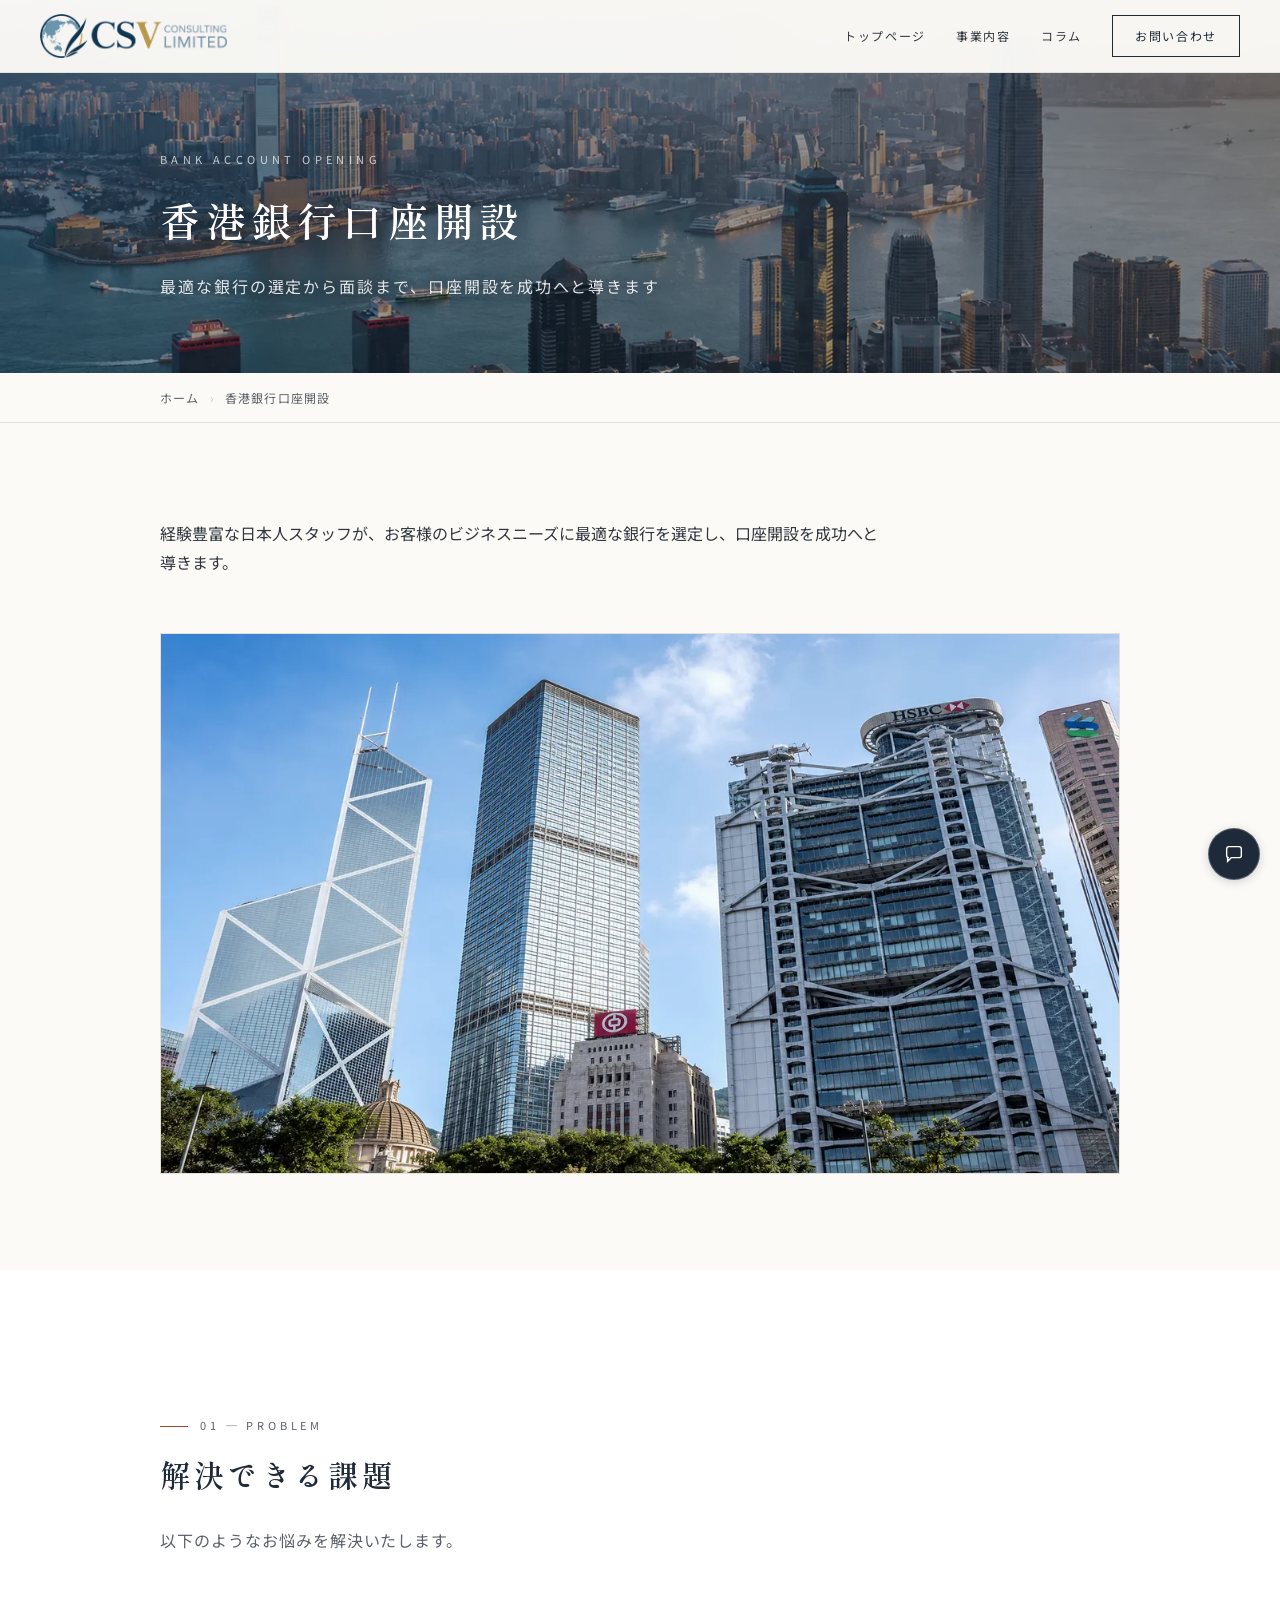
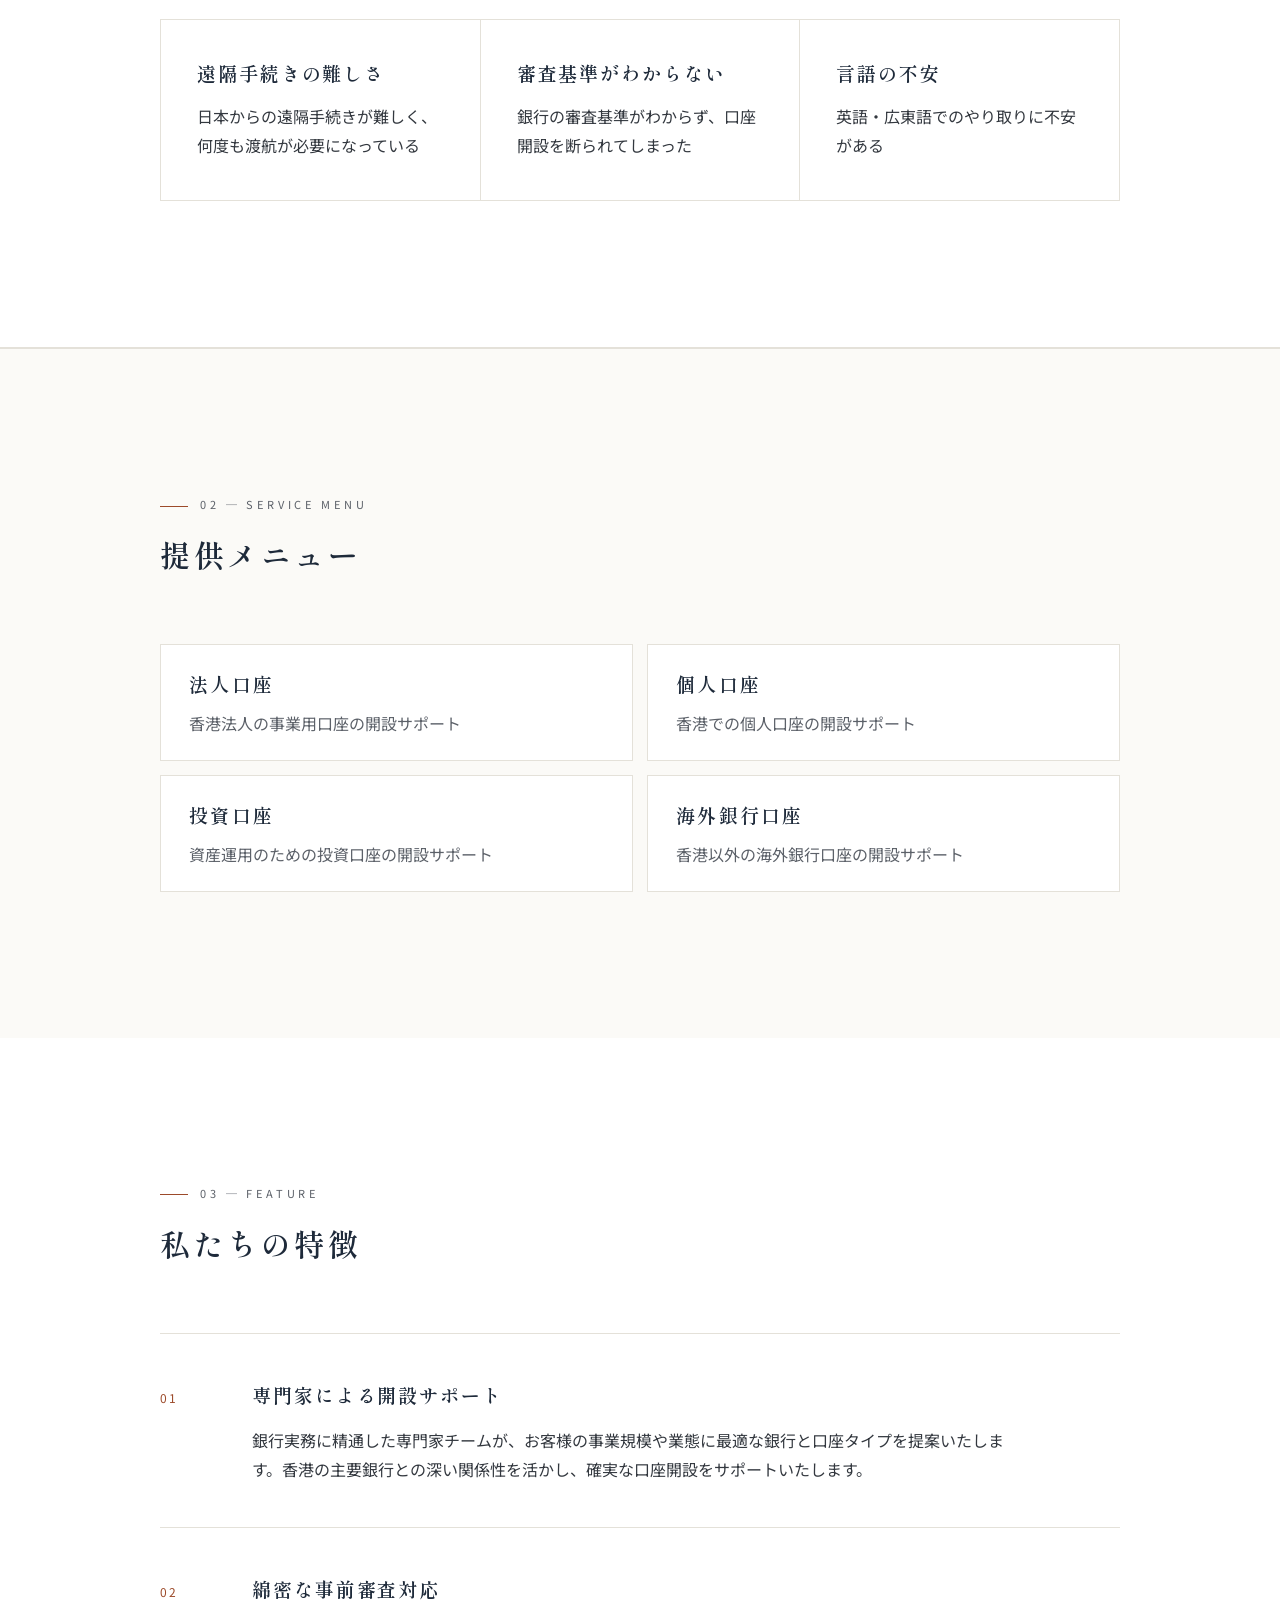
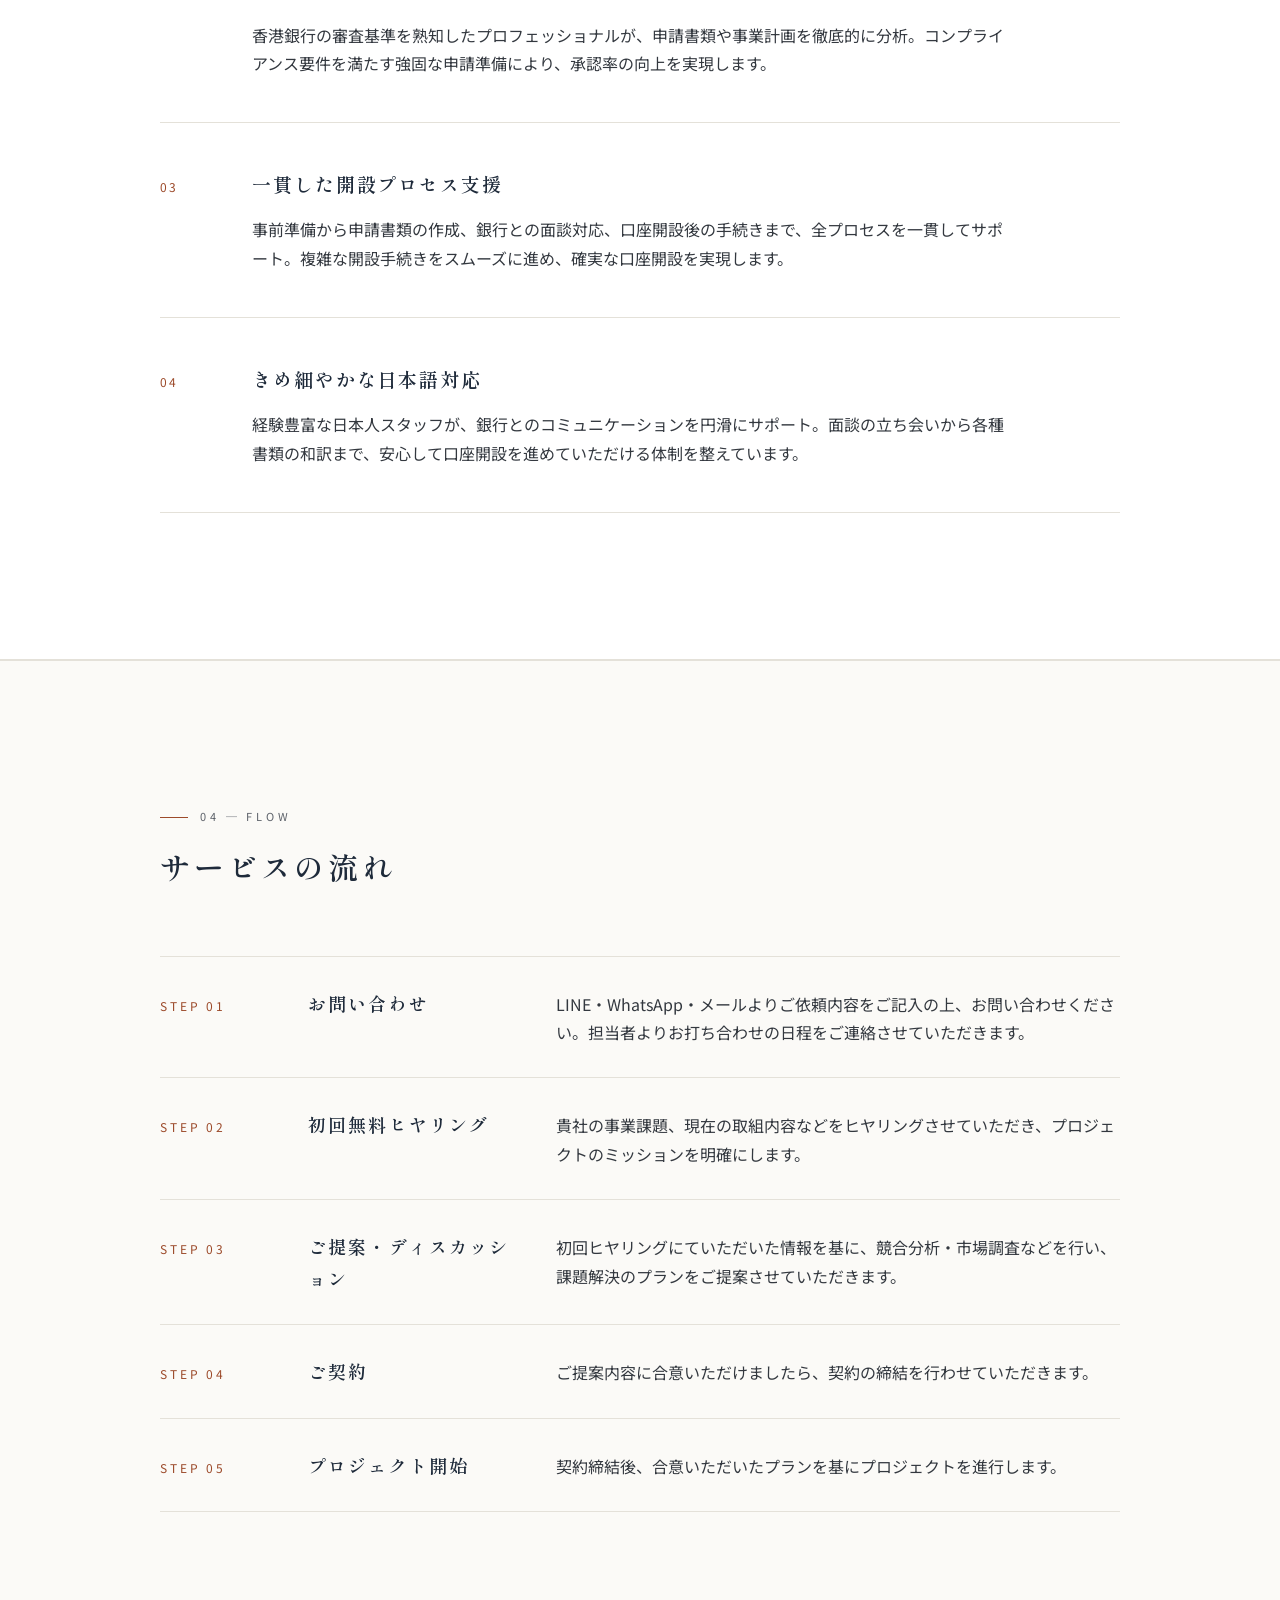
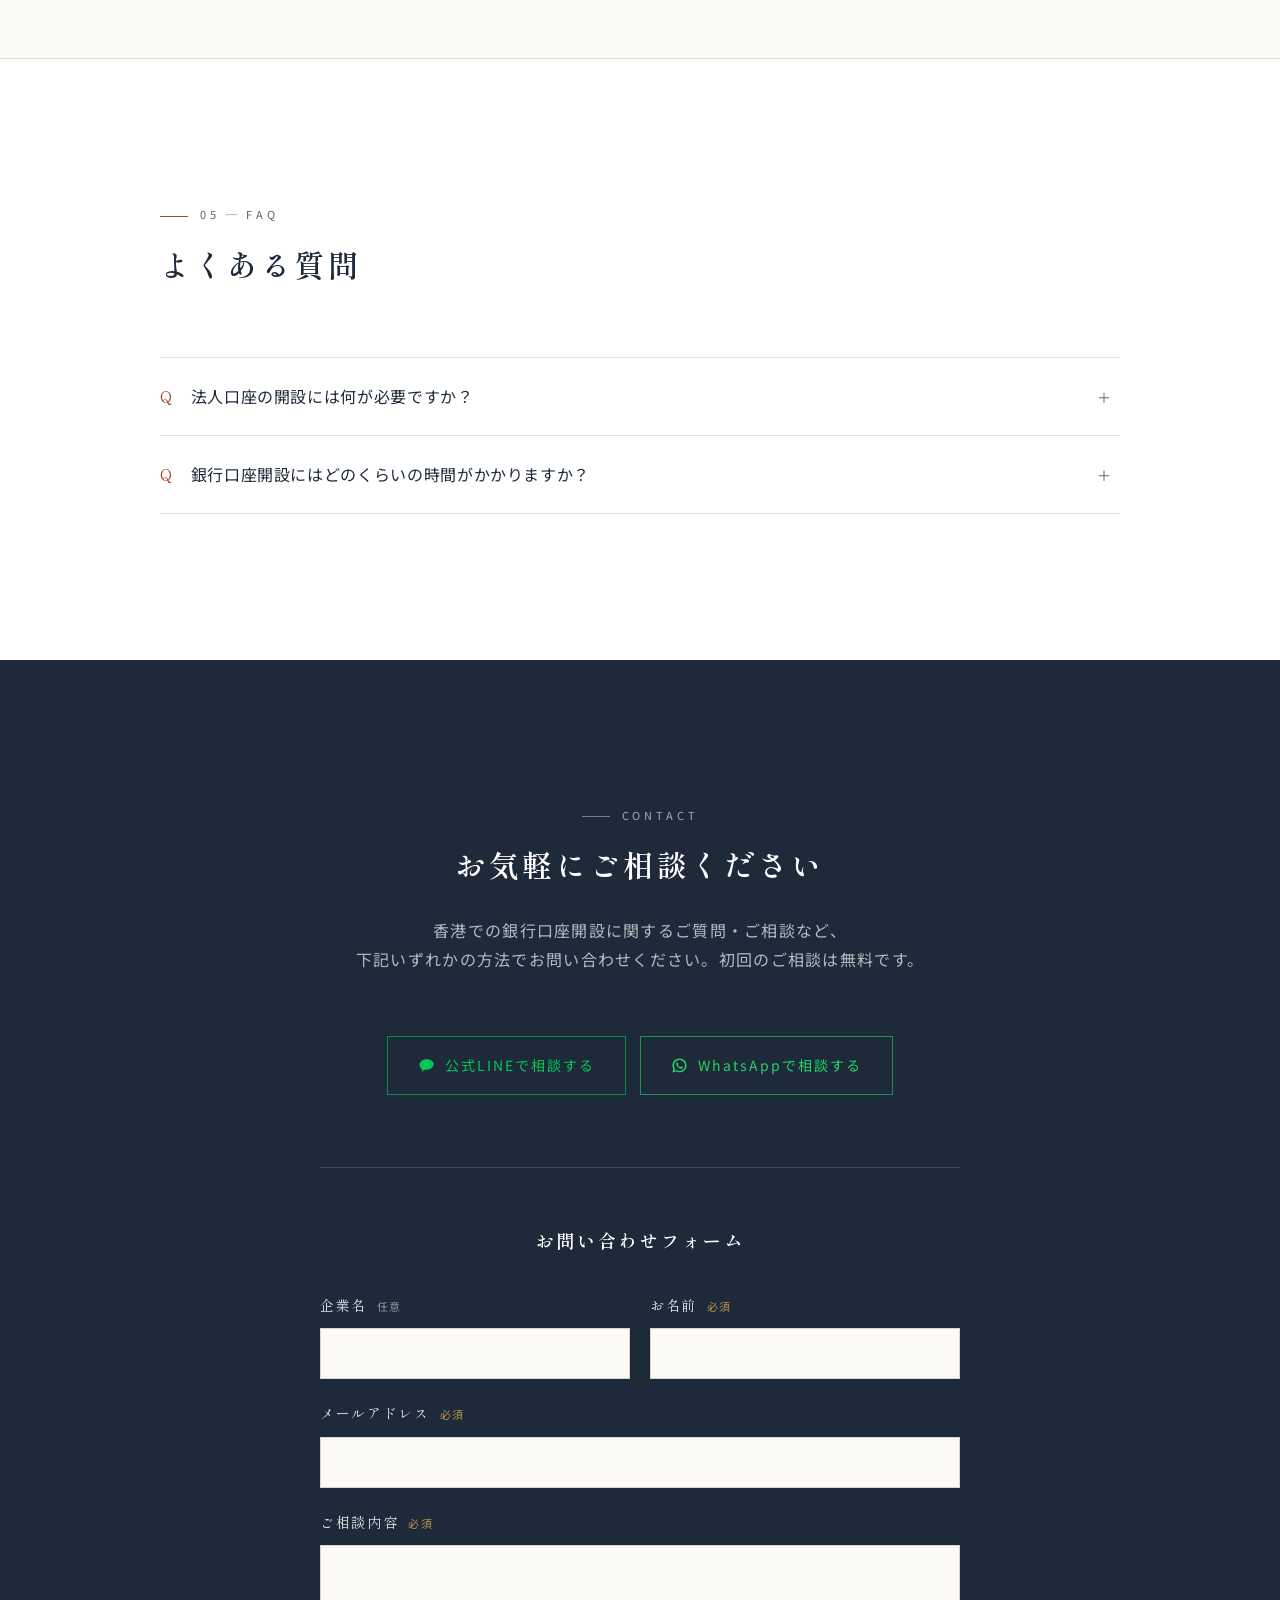
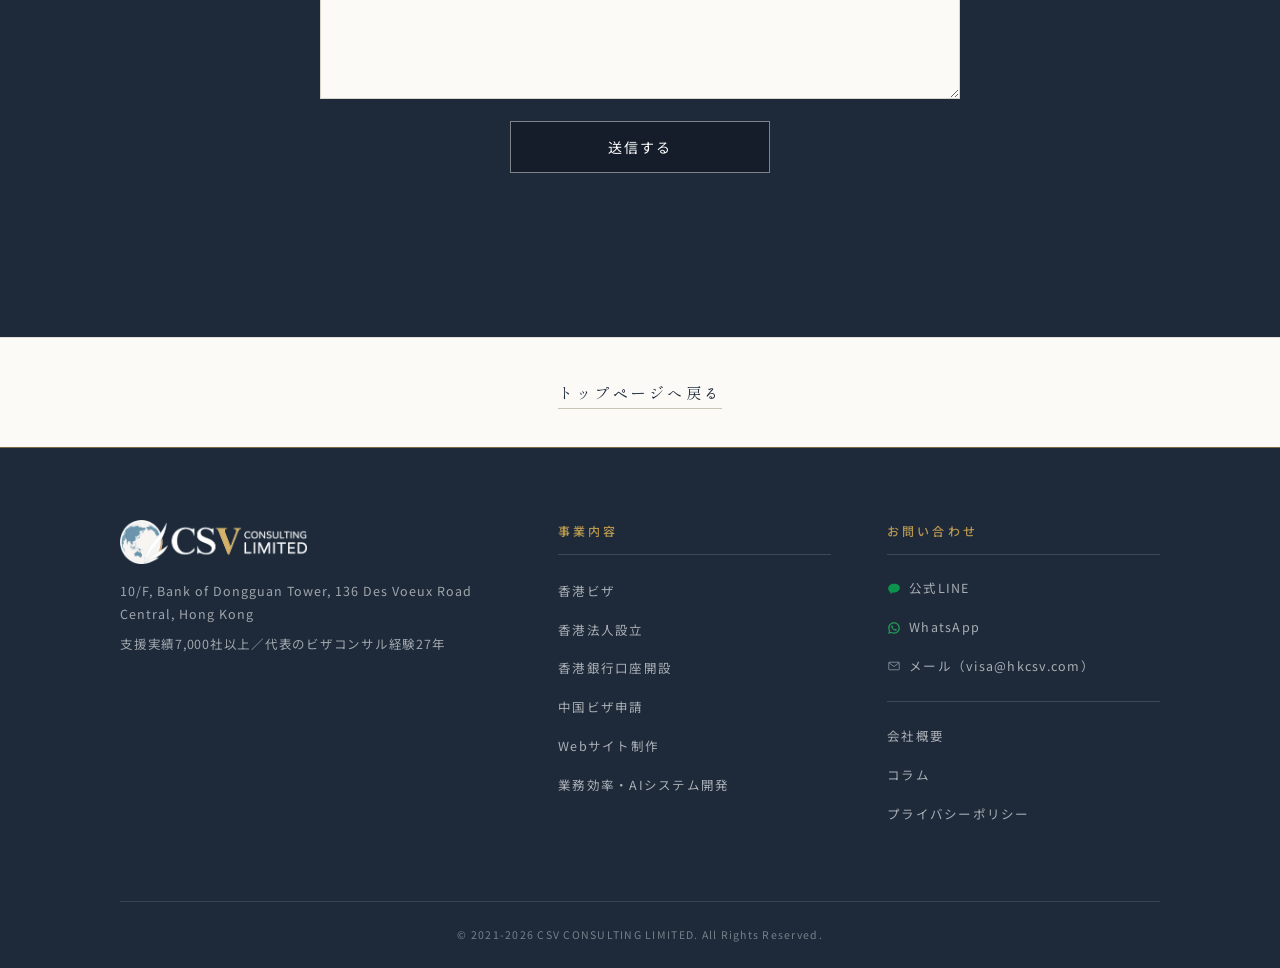
<file: services/bank.html>
<!DOCTYPE html>
<html lang="ja">
<head>
<meta charset="UTF-8">
<meta name="viewport" content="width=device-width, initial-scale=1.0">
<!-- Google tag (gtag.js) -->
<script>
  window.dataLayer = window.dataLayer || [];
  function gtag(){dataLayer.push(arguments);}
  gtag('js', new Date());
  gtag('config', 'G-2SQB8SFXQP');
  window.addEventListener('load', function(){
    var s = document.createElement('script');
    s.async = true;
    s.src = 'https://www.googletagmanager.com/gtag/js?id=G-2SQB8SFXQP';
    document.head.appendChild(s);
  });
</script>

<title>香港銀行口座開設サポート｜CSV CONSULTING LIMITED</title>
<meta name="description" content="香港での法人口座・個人口座・投資口座・海外銀行口座の開設を日本語でサポート。経験豊富な日本人スタッフが銀行選定から事前審査対応、面談の立ち会いまで一貫して支援します。初回相談無料。">

<!-- OGP -->
<meta property="og:type" content="article">
<meta property="og:site_name" content="CSV CONSULTING LIMITED">
<meta property="og:title" content="香港銀行口座開設サポート｜CSV CONSULTING LIMITED">
<meta property="og:description" content="法人口座・個人口座・投資口座・海外銀行口座の開設を日本語でサポート。銀行選定から面談立ち会いまで一貫支援。初回相談無料。">
<meta property="og:url" content="https://hkcsv.com/services/bank.html">
<meta property="og:image" content="https://hkcsv.com/images/ogp.jpg">
<meta property="og:locale" content="ja_JP">
<meta name="twitter:card" content="summary_large_image">
<link rel="canonical" href="https://hkcsv.com/services/bank.html">

<link rel="icon" type="image/png" href="../images/favicon.png">
<link rel="apple-touch-icon" href="../images/favicon.png">

<link rel="preconnect" href="https://fonts.googleapis.com">
<link rel="preconnect" href="https://fonts.gstatic.com" crossorigin>
<link rel="preload" as="style" href="https://fonts.googleapis.com/css2?family=Shippori+Mincho:wght@500;600&family=Noto+Sans+JP:wght@400;500;600&display=swap">
<link href="https://fonts.googleapis.com/css2?family=Shippori+Mincho:wght@500;600&family=Noto+Sans+JP:wght@400;500;600&display=swap" rel="stylesheet" media="print" onload="this.media='all'">
<noscript><link href="https://fonts.googleapis.com/css2?family=Shippori+Mincho:wght@500;600&family=Noto+Sans+JP:wght@400;500;600&display=swap" rel="stylesheet"></noscript>

<link rel="stylesheet" href="../css/style.css">
<link rel="stylesheet" href="../css/service.css">
<link rel="stylesheet" href="../css/chat.css">
</head>
<body class="sv-page">

<header id="hd">
  <a class="brand" href="../index.html" aria-label="CSV CONSULTING LIMITED トップページへ"><img src="../images/logo.webp" alt="CSV CONSULTING LIMITED" width="391" height="92"></a>
  <nav aria-label="メインメニュー">
    <a href="../index.html">トップページ</a>
    <a href="../index.html#services">事業内容</a>
    <a href="../column/">コラム</a>
    <a href="#contact" class="nav-cta">お問い合わせ</a>
  </nav>
</header>

<!-- ページヒーロー -->
<div class="sv-hero">
  <div class="wrap">
    <p class="sv-hero-en">Bank Account Opening</p>
    <h1>香港銀行口座開設</h1>
    <p class="sv-hero-tag">最適な銀行の選定から面談まで、口座開設を成功へと導きます</p>
  </div>
</div>

<!-- パンくず -->
<nav class="crumb" aria-label="パンくず">
  <div class="wrap">
    <a href="../index.html">ホーム</a>
    <span>香港銀行口座開設</span>
  </div>
</nav>

<!-- 導入 -->
<div class="sv-intro">
  <div class="wrap">
    <p class="rv">経験豊富な日本人スタッフが、お客様のビジネスニーズに最適な銀行を選定し、口座開設を成功へと導きます。</p>
    <figure class="sv-visual rv">
      <img src="../images/service-bank.webp" alt="香港・中環の銀行街（中国銀行タワーとHSBC本店）" width="1200" height="675" loading="lazy">
    </figure>
  </div>
</div>

<!-- 01 解決できる課題 -->
<section class="mv">
  <div class="wrap">
    <p class="label-en rv">01 ─ Problem</p>
    <h2 class="heading rv">解決できる課題</h2>
    <p class="lead rv">以下のようなお悩みを解決いたします。</p>
    <div class="prb-grid cols3 rv">
      <div class="prb">
        <h4>遠隔手続きの難しさ</h4>
        <p>日本からの遠隔手続きが難しく、何度も渡航が必要になっている</p>
      </div>
      <div class="prb">
        <h4>審査基準がわからない</h4>
        <p>銀行の審査基準がわからず、口座開設を断られてしまった</p>
      </div>
      <div class="prb">
        <h4>言語の不安</h4>
        <p>英語・広東語でのやり取りに不安がある</p>
      </div>
    </div>
  </div>
</section>

<!-- 02 提供メニュー -->
<section class="services">
  <div class="wrap">
    <p class="label-en rv">02 ─ Service Menu</p>
    <h2 class="heading rv">提供メニュー</h2>
    <div class="menu-list rv">
      <div class="menu-item"><b>法人口座</b><span>香港法人の事業用口座の開設サポート</span></div>
      <div class="menu-item"><b>個人口座</b><span>香港での個人口座の開設サポート</span></div>
      <div class="menu-item"><b>投資口座</b><span>資産運用のための投資口座の開設サポート</span></div>
      <div class="menu-item"><b>海外銀行口座</b><span>香港以外の海外銀行口座の開設サポート</span></div>
    </div>
  </div>
</section>

<!-- 03 特徴 -->
<section class="mv">
  <div class="wrap">
    <p class="label-en rv">03 ─ Feature</p>
    <h2 class="heading rv">私たちの特徴</h2>
    <div class="feat-list rv">
      <div class="feat">
        <span class="feat-no">01</span>
        <div>
          <h4>専門家による開設サポート</h4>
          <p>銀行実務に精通した専門家チームが、お客様の事業規模や業態に最適な銀行と口座タイプを提案いたします。香港の主要銀行との深い関係性を活かし、確実な口座開設をサポートいたします。</p>
        </div>
      </div>
      <div class="feat">
        <span class="feat-no">02</span>
        <div>
          <h4>綿密な事前審査対応</h4>
          <p>香港銀行の審査基準を熟知したプロフェッショナルが、申請書類や事業計画を徹底的に分析。コンプライアンス要件を満たす強固な申請準備により、承認率の向上を実現します。</p>
        </div>
      </div>
      <div class="feat">
        <span class="feat-no">03</span>
        <div>
          <h4>一貫した開設プロセス支援</h4>
          <p>事前準備から申請書類の作成、銀行との面談対応、口座開設後の手続きまで、全プロセスを一貫してサポート。複雑な開設手続きをスムーズに進め、確実な口座開設を実現します。</p>
        </div>
      </div>
      <div class="feat">
        <span class="feat-no">04</span>
        <div>
          <h4>きめ細やかな日本語対応</h4>
          <p>経験豊富な日本人スタッフが、銀行とのコミュニケーションを円滑にサポート。面談の立ち会いから各種書類の和訳まで、安心して口座開設を進めていただける体制を整えています。</p>
        </div>
      </div>
    </div>
  </div>
</section>

<!-- 04 サービスの流れ -->
<section class="services">
  <div class="wrap">
    <p class="label-en rv">04 ─ Flow</p>
    <h2 class="heading rv">サービスの流れ</h2>
    <div class="flow-list rv">
      <div class="flow">
        <span class="flow-no">Step 01</span>
        <h4>お問い合わせ</h4>
        <p>LINE・WhatsApp・メールよりご依頼内容をご記入の上、お問い合わせください。担当者よりお打ち合わせの日程をご連絡させていただきます。</p>
      </div>
      <div class="flow">
        <span class="flow-no">Step 02</span>
        <h4>初回無料ヒヤリング</h4>
        <p>貴社の事業課題、現在の取組内容などをヒヤリングさせていただき、プロジェクトのミッションを明確にします。</p>
      </div>
      <div class="flow">
        <span class="flow-no">Step 03</span>
        <h4>ご提案・ディスカッション</h4>
        <p>初回ヒヤリングにていただいた情報を基に、競合分析・市場調査などを行い、課題解決のプランをご提案させていただきます。</p>
      </div>
      <div class="flow">
        <span class="flow-no">Step 04</span>
        <h4>ご契約</h4>
        <p>ご提案内容に合意いただけましたら、契約の締結を行わせていただきます。</p>
      </div>
      <div class="flow">
        <span class="flow-no">Step 05</span>
        <h4>プロジェクト開始</h4>
        <p>契約締結後、合意いただいたプランを基にプロジェクトを進行します。</p>
      </div>
    </div>
  </div>
</section>

<!-- 05 よくある質問 -->
<section class="faq">
  <div class="wrap">
    <p class="label-en rv">05 ─ FAQ</p>
    <h2 class="heading rv">よくある質問</h2>
    <div class="faq-list rv">
      <details>
        <summary>法人口座の開設には何が必要ですか？</summary>
        <p class="faq-a">法人口座を開設するには、会社設立証明書、取締役会議事録、取締役および株主の個人情報などが必要です。銀行によって要求される書類が異なる場合があるため、事前に確認することが重要です。</p>
      </details>
      <details>
        <summary>銀行口座開設にはどのくらいの時間がかかりますか？</summary>
        <p class="faq-a">一般的には、書類が全て揃ってから数週間程度で口座開設が完了します。ただし、銀行の審査状況により変動することがあります。</p>
      </details>
    </div>
  </div>
</section>

<!-- お問い合わせ -->
<section class="contact" id="contact">
  <div class="wrap">
    <p class="label-en rv">Contact</p>
    <h2 class="heading rv">お気軽にご相談ください</h2>
    <p class="contact-lead rv">香港での銀行口座開設に関するご質問・ご相談など、<br>下記いずれかの方法でお問い合わせください。初回のご相談は無料です。</p>
    <div class="contact-btns rv">
      <a class="cbtn cbtn-line" href="https://lin.ee/SfcBcLM" target="_blank" rel="noopener"><svg viewBox="0 0 24 24" aria-hidden="true"><path d="M12 3C6.48 3 2 6.66 2 11.1c0 2.63 1.57 4.96 4.01 6.44-.11.62-.52 2.1-.6 2.43-.09.4.15.5.44.36.36-.17 2.73-1.81 3.74-2.5.78.11 1.58.17 2.41.17 5.52 0 10-3.66 10-8.1S17.52 3 12 3z"/></svg>公式LINEで相談する</a>
      <a class="cbtn cbtn-wa" href="https://api.whatsapp.com/send/?phone=85295750123&text&type=phone_number&app_absent=0" target="_blank" rel="noopener"><svg viewBox="0 0 24 24" aria-hidden="true"><path d="M12 2C6.49 2 2 6.36 2 11.72c0 1.72.47 3.4 1.35 4.88L2 22l5.55-1.42c1.35.72 2.89 1.1 4.45 1.1 5.51 0 10-4.36 10-9.72S17.51 2 12 2zm0 17.8c-1.4 0-2.77-.37-3.96-1.06l-.28-.17-2.95.76.79-2.84-.19-.29c-.78-1.23-1.19-2.65-1.19-4.12 0-4.32 3.5-7.83 7.78-7.83s7.78 3.51 7.78 7.83-3.5 7.72-7.78 7.72zm4.27-5.86c-.23-.12-1.38-.68-1.6-.76-.21-.08-.37-.12-.52.12-.16.23-.6.76-.74.91-.13.16-.27.18-.5.06-.23-.12-.99-.36-1.88-1.16-.7-.62-1.17-1.39-1.3-1.62-.14-.23-.02-.36.1-.47.11-.1.24-.27.35-.41.12-.14.16-.23.24-.39.08-.16.04-.29-.02-.41-.06-.12-.52-1.26-.72-1.72-.19-.45-.38-.39-.52-.4h-.45c-.16 0-.41.06-.63.29-.21.23-.82.8-.82 1.95s.84 2.26.96 2.42c.12.16 1.65 2.52 4 3.53.56.24 1 .39 1.34.5.56.18 1.07.15 1.48.09.45-.07 1.38-.56 1.58-1.11.19-.55.19-1.01.14-1.11-.06-.1-.21-.16-.44-.28z"/></svg>WhatsAppで相談する</a>
    </div>

    <div class="cform-wrap rv">
      <p class="cform-title">お問い合わせフォーム</p>
      <form class="cform" novalidate>
        <div class="cform-row">
          <label>企業名<small>任意</small>
            <input type="text" name="company" autocomplete="organization">
          </label>
          <label>お名前<small class="req">必須</small>
            <input type="text" name="name" required autocomplete="name">
          </label>
        </div>
        <label>メールアドレス<small class="req">必須</small>
          <input type="email" name="email" required autocomplete="email">
        </label>
        <label>ご相談内容<small class="req">必須</small>
          <textarea name="message" rows="5" required></textarea>
        </label>
        <div class="cform-hp" aria-hidden="true">
          <label>会社URL<input type="text" name="company_url" tabindex="-1" autocomplete="off"></label>
        </div>
        <button type="submit" class="cform-send">送信する</button>
        <p class="cform-note" role="status" aria-live="polite"></p>
      </form>
    </div>
  </div>
</section>

<div class="back-home">
  <div class="wrap"><a href="../index.html">トップページへ戻る</a></div>
</div>

<footer>
  <div class="ft-grid">
    <div class="ft-col">
      <img class="ft-logo" src="../images/logo-white.webp" alt="CSV CONSULTING LIMITED" width="391" height="92">
      <p class="ft-addr">10/F, Bank of Dongguan Tower, 136 Des Voeux Road Central, Hong Kong</p>
      <p class="ft-note">支援実績7,000社以上／代表のビザコンサル経験27年</p>
    </div>
    <nav class="ft-col" aria-label="事業内容">
      <h3>事業内容</h3>
      <ul>
        <li><a href="visa.html">香港ビザ</a></li>
        <li><a href="company.html">香港法人設立</a></li>
        <li><a href="bank.html">香港銀行口座開設</a></li>
        <li><a href="china-visa.html">中国ビザ申請</a></li>
        <li><a href="web.html">Webサイト制作</a></li>
        <li><a href="ai.html">業務効率・AIシステム開発</a></li>
      </ul>
    </nav>
    <nav class="ft-col" aria-label="お問い合わせ・その他">
      <h3>お問い合わせ</h3>
      <ul>
        <li><a class="ft-ic ft-ic-line" href="https://lin.ee/SfcBcLM" target="_blank" rel="noopener"><svg viewBox="0 0 24 24" aria-hidden="true"><path d="M12 3C6.48 3 2 6.66 2 11.1c0 2.63 1.57 4.96 4.01 6.44-.11.62-.52 2.1-.6 2.43-.09.4.15.5.44.36.36-.17 2.73-1.81 3.74-2.5.78.11 1.58.17 2.41.17 5.52 0 10-3.66 10-8.1S17.52 3 12 3z"/></svg>公式LINE</a></li>
        <li><a class="ft-ic ft-ic-wa" href="https://api.whatsapp.com/send/?phone=85295750123&text&type=phone_number&app_absent=0" target="_blank" rel="noopener"><svg viewBox="0 0 24 24" aria-hidden="true"><path d="M12 2C6.49 2 2 6.36 2 11.72c0 1.72.47 3.4 1.35 4.88L2 22l5.55-1.42c1.35.72 2.89 1.1 4.45 1.1 5.51 0 10-4.36 10-9.72S17.51 2 12 2zm0 17.8c-1.4 0-2.77-.37-3.96-1.06l-.28-.17-2.95.76.79-2.84-.19-.29c-.78-1.23-1.19-2.65-1.19-4.12 0-4.32 3.5-7.83 7.78-7.83s7.78 3.51 7.78 7.83-3.5 7.72-7.78 7.72zm4.27-5.86c-.23-.12-1.38-.68-1.6-.76-.21-.08-.37-.12-.52.12-.16.23-.6.76-.74.91-.13.16-.27.18-.5.06-.23-.12-.99-.36-1.88-1.16-.7-.62-1.17-1.39-1.3-1.62-.14-.23-.02-.36.1-.47.11-.1.24-.27.35-.41.12-.14.16-.23.24-.39.08-.16.04-.29-.02-.41-.06-.12-.52-1.26-.72-1.72-.19-.45-.38-.39-.52-.4h-.45c-.16 0-.41.06-.63.29-.21.23-.82.8-.82 1.95s.84 2.26.96 2.42c.12.16 1.65 2.52 4 3.53.56.24 1 .39 1.34.5.56.18 1.07.15 1.48.09.45-.07 1.38-.56 1.58-1.11.19-.55.19-1.01.14-1.11-.06-.1-.21-.16-.44-.28z"/></svg>WhatsApp</a></li>
        <li><a class="ft-ic ft-ic-mail" href="mailto:visa@hkcsv.com?subject=%E3%81%8A%E5%95%8F%E3%81%84%E5%90%88%E3%82%8F%E3%81%9B%28%E3%82%B5%E3%82%A4%E3%83%88%E3%82%88%E3%82%8A%29"><svg viewBox="0 0 24 24" aria-hidden="true" class="ic-mail"><rect x="3" y="5.5" width="18" height="13" rx="1"/><path d="M3.5 6.5 12 13l8.5-6.5"/></svg>メール（visa@hkcsv.com）</a></li>
        <li class="ft-sep"><a href="../about.html">会社概要</a></li>
        <li><a href="../column/">コラム</a></li>
        <li><a href="../privacy.html">プライバシーポリシー</a></li>
      </ul>
    </nav>
  </div>
  <span class="ft-c">© 2021-2026 CSV CONSULTING LIMITED. All Rights Reserved.</span>
</footer>

<script src="../js/service.js" defer></script>
<script src="../js/chat.js" defer></script>
<script src="../js/backtop.js" defer></script>
<script src="../js/contact-form.js" defer></script>
</body>
</html>
</file>
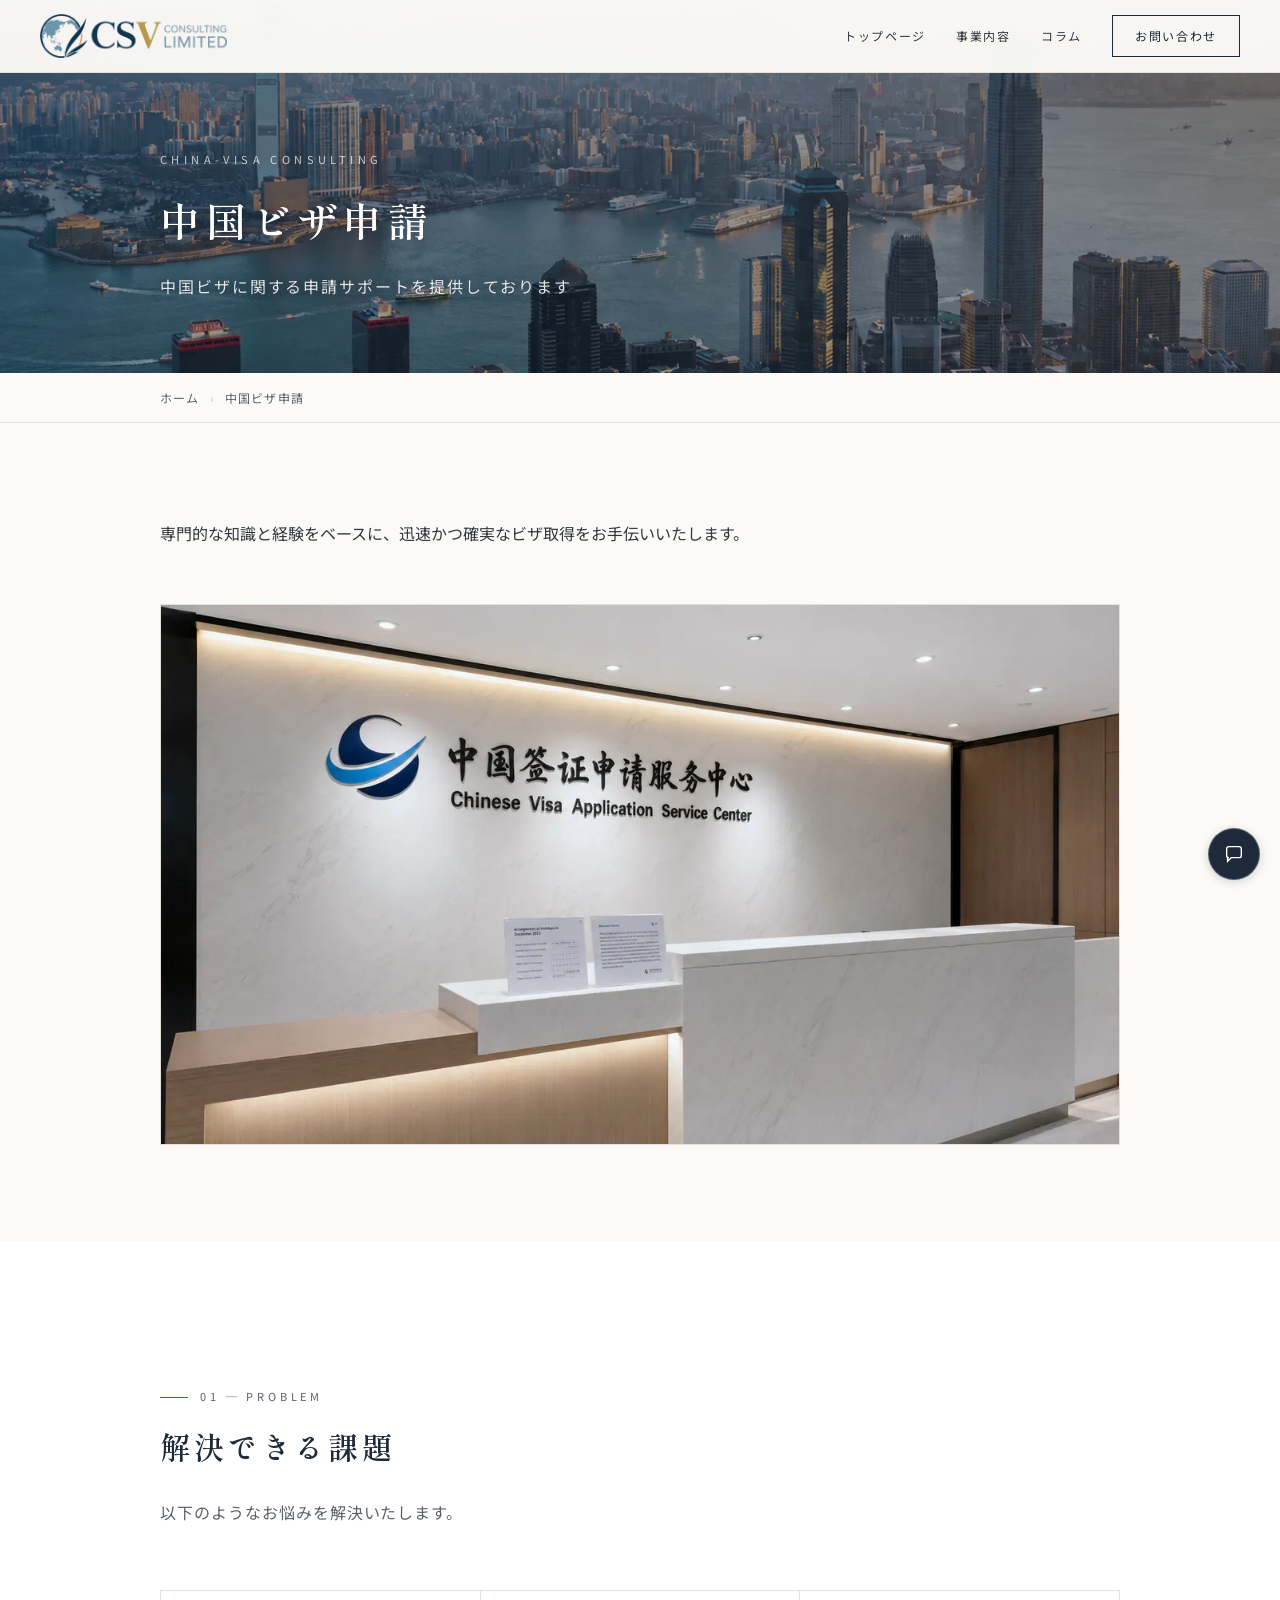
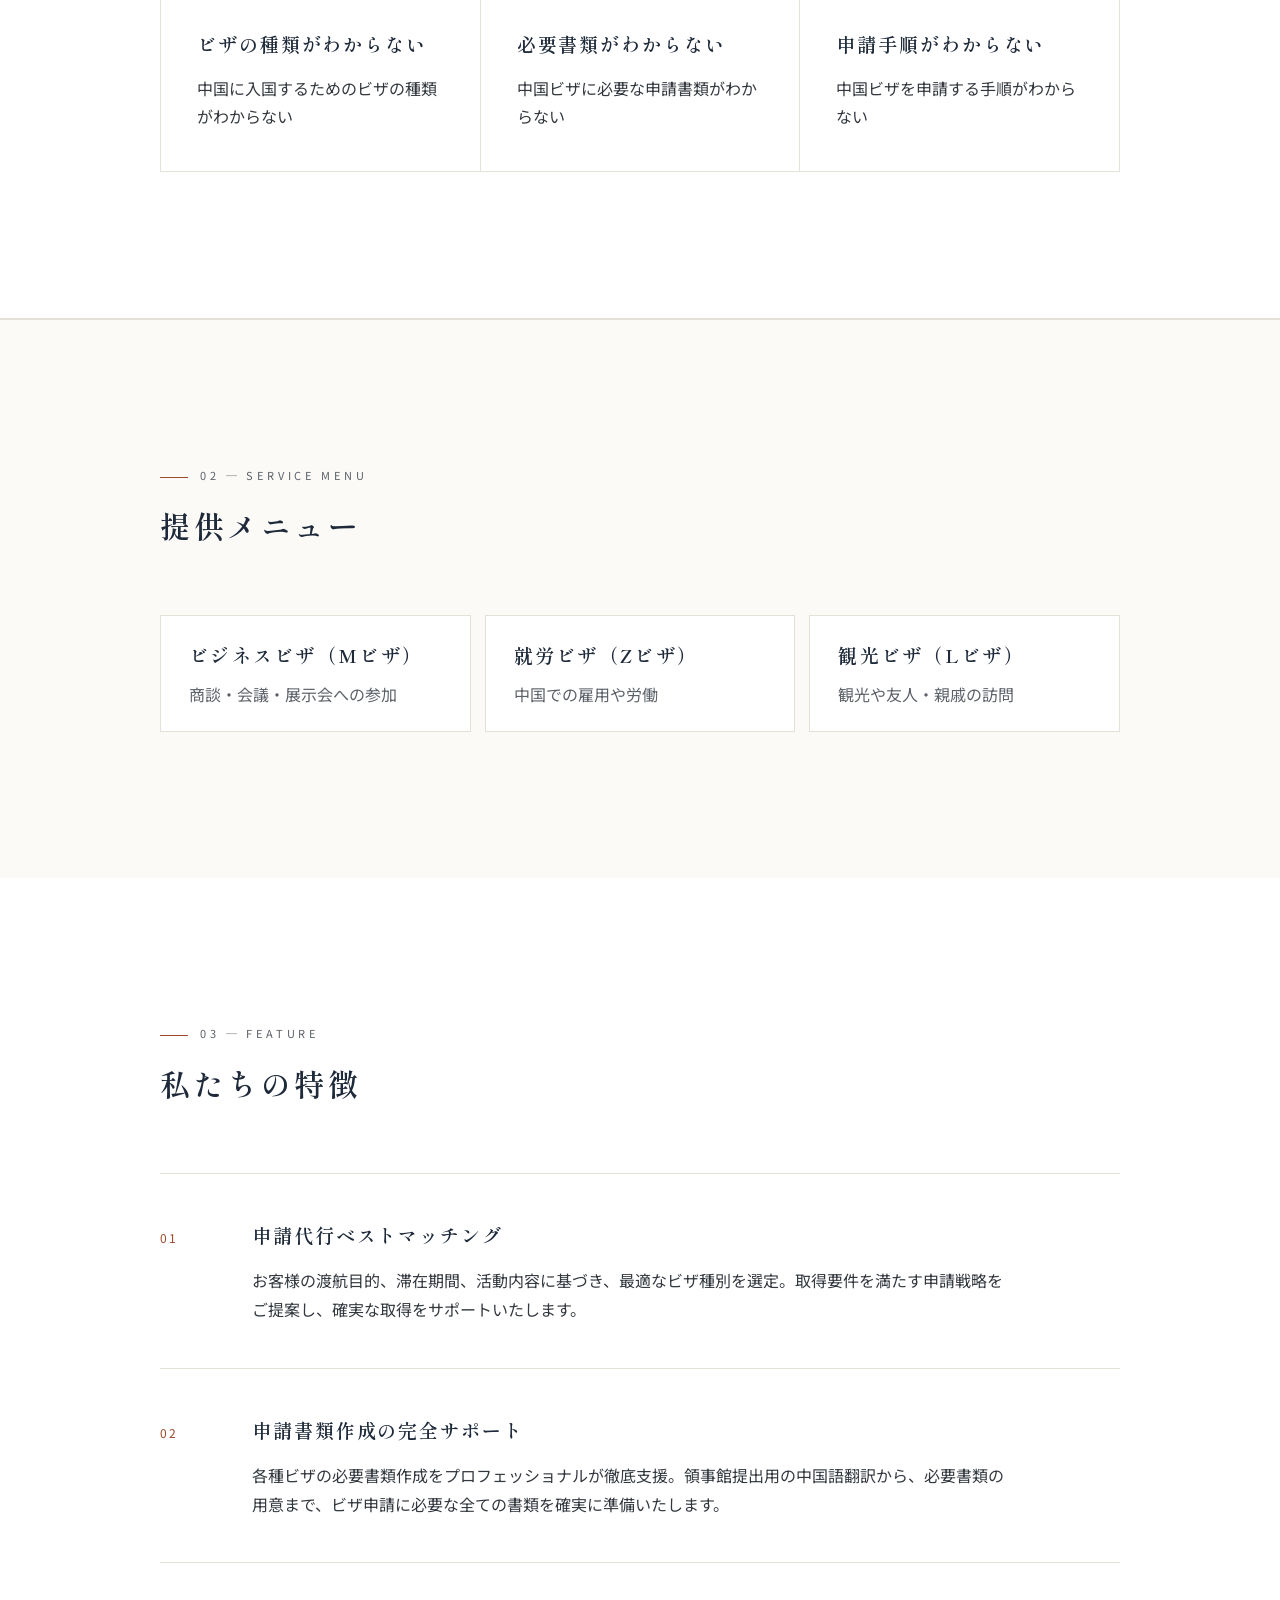
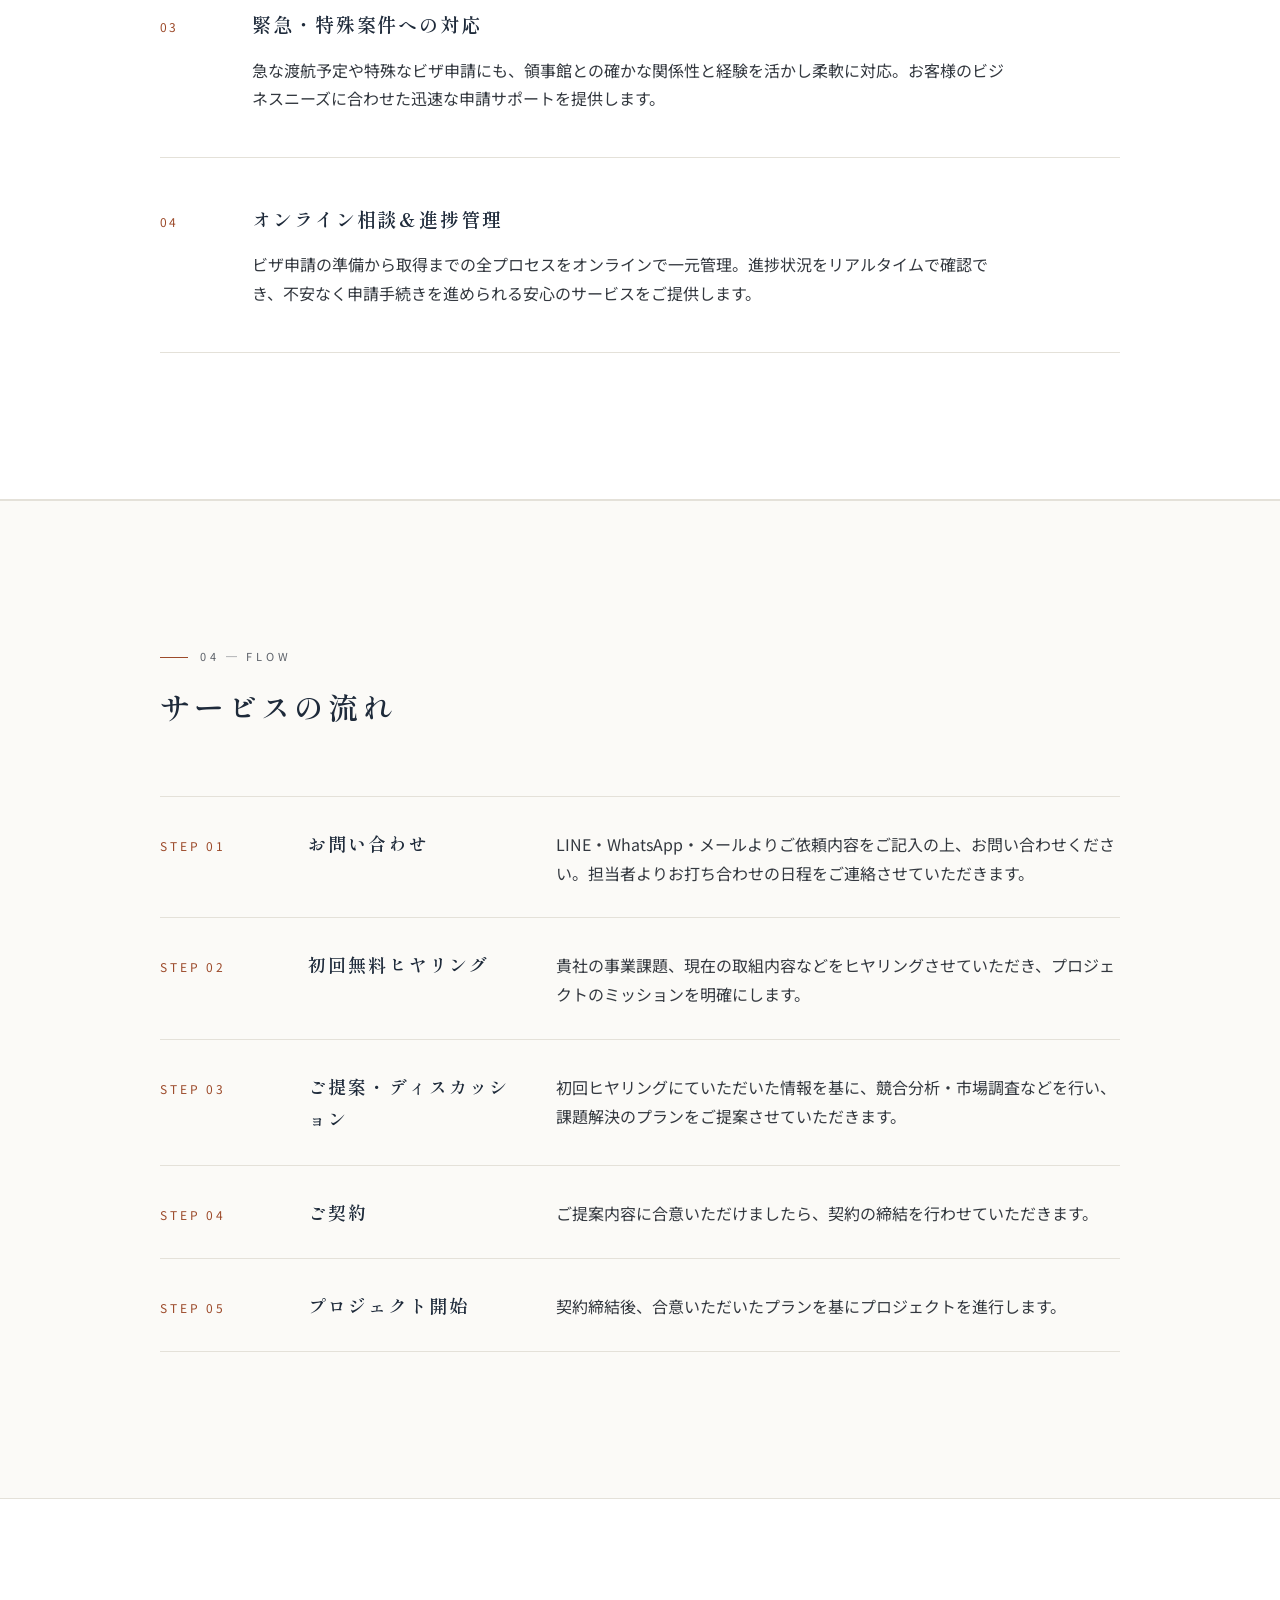
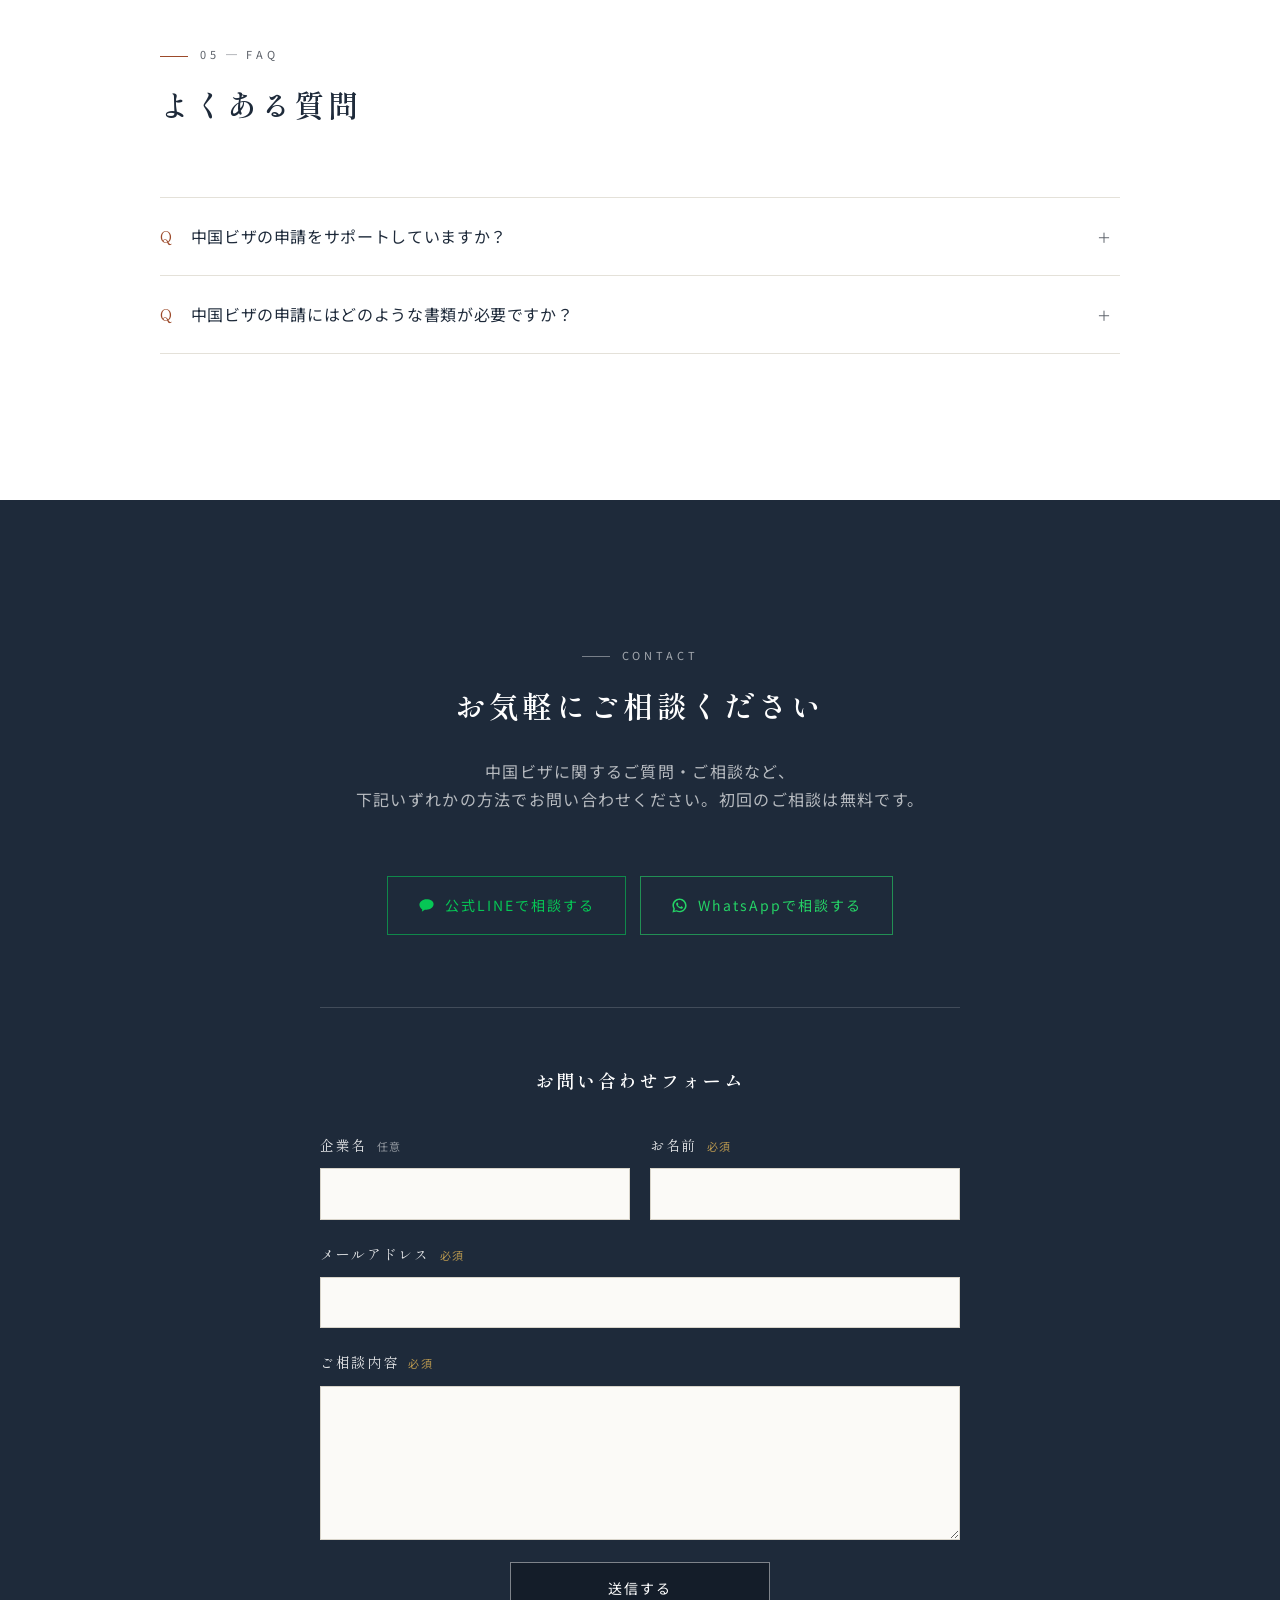
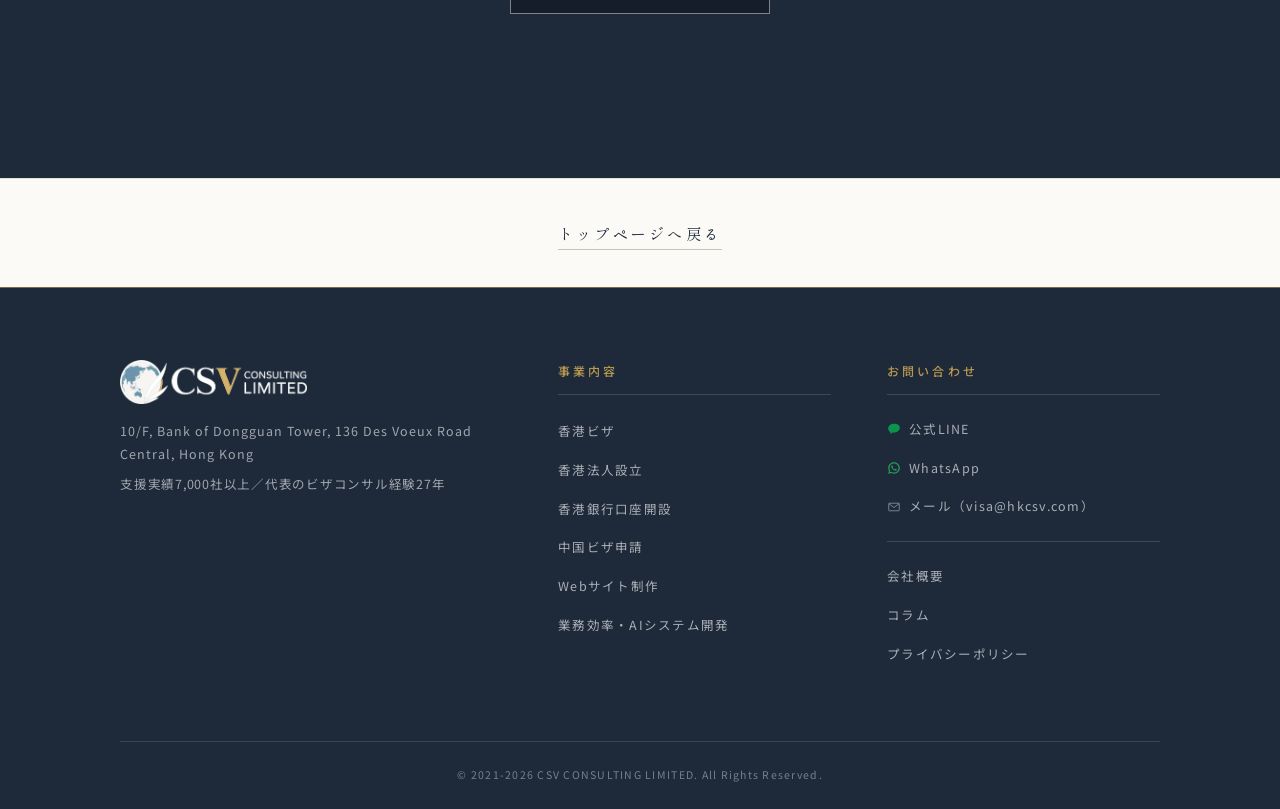
<file: services/china-visa.html>
<!DOCTYPE html>
<html lang="ja">
<head>
<meta charset="UTF-8">
<meta name="viewport" content="width=device-width, initial-scale=1.0">
<!-- Google tag (gtag.js) -->
<script>
  window.dataLayer = window.dataLayer || [];
  function gtag(){dataLayer.push(arguments);}
  gtag('js', new Date());
  gtag('config', 'G-2SQB8SFXQP');
  window.addEventListener('load', function(){
    var s = document.createElement('script');
    s.async = true;
    s.src = 'https://www.googletagmanager.com/gtag/js?id=G-2SQB8SFXQP';
    document.head.appendChild(s);
  });
</script>

<title>中国ビザ申請サポート｜CSV CONSULTING LIMITED</title>
<meta name="description" content="ビジネスビザ（Mビザ）・就労ビザ（Zビザ）・観光ビザ（Lビザ）など中国ビザの申請を日本語でサポート。専門的な知識と経験をベースに、迅速かつ確実なビザ取得をお手伝いします。緊急案件にも対応。初回相談無料。">

<!-- OGP -->
<meta property="og:type" content="article">
<meta property="og:site_name" content="CSV CONSULTING LIMITED">
<meta property="og:title" content="中国ビザ申請サポート｜CSV CONSULTING LIMITED">
<meta property="og:description" content="Mビザ・Zビザ・Lビザなど中国ビザ申請を日本語でサポート。迅速かつ確実なビザ取得をお手伝い。初回相談無料。">
<meta property="og:url" content="https://hkcsv.com/services/china-visa.html">
<meta property="og:image" content="https://hkcsv.com/images/ogp.jpg">
<meta property="og:locale" content="ja_JP">
<meta name="twitter:card" content="summary_large_image">
<link rel="canonical" href="https://hkcsv.com/services/china-visa.html">

<link rel="icon" type="image/png" href="../images/favicon.png">
<link rel="apple-touch-icon" href="../images/favicon.png">

<link rel="preconnect" href="https://fonts.googleapis.com">
<link rel="preconnect" href="https://fonts.gstatic.com" crossorigin>
<link rel="preload" as="style" href="https://fonts.googleapis.com/css2?family=Shippori+Mincho:wght@500;600&family=Noto+Sans+JP:wght@400;500;600&display=swap">
<link href="https://fonts.googleapis.com/css2?family=Shippori+Mincho:wght@500;600&family=Noto+Sans+JP:wght@400;500;600&display=swap" rel="stylesheet" media="print" onload="this.media='all'">
<noscript><link href="https://fonts.googleapis.com/css2?family=Shippori+Mincho:wght@500;600&family=Noto+Sans+JP:wght@400;500;600&display=swap" rel="stylesheet"></noscript>

<link rel="stylesheet" href="../css/style.css">
<link rel="stylesheet" href="../css/service.css">
<link rel="stylesheet" href="../css/chat.css">
</head>
<body class="sv-page">

<header id="hd">
  <a class="brand" href="../index.html" aria-label="CSV CONSULTING LIMITED トップページへ"><img src="../images/logo.webp" alt="CSV CONSULTING LIMITED" width="391" height="92"></a>
  <nav aria-label="メインメニュー">
    <a href="../index.html">トップページ</a>
    <a href="../index.html#services">事業内容</a>
    <a href="../column/">コラム</a>
    <a href="#contact" class="nav-cta">お問い合わせ</a>
  </nav>
</header>

<!-- ページヒーロー -->
<div class="sv-hero">
  <div class="wrap">
    <p class="sv-hero-en">China-Visa Consulting</p>
    <h1>中国ビザ申請</h1>
    <p class="sv-hero-tag">中国ビザに関する申請サポートを提供しております</p>
  </div>
</div>

<!-- パンくず -->
<nav class="crumb" aria-label="パンくず">
  <div class="wrap">
    <a href="../index.html">ホーム</a>
    <span>中国ビザ申請</span>
  </div>
</nav>

<!-- 導入 -->
<div class="sv-intro">
  <div class="wrap">
    <p class="rv">専門的な知識と経験をベースに、迅速かつ確実なビザ取得をお手伝いいたします。</p>
    <figure class="sv-visual rv">
      <img src="../images/service-china-visa.webp" alt="中国ビザ申請サービスセンターの受付" width="1200" height="675" loading="lazy">
    </figure>
  </div>
</div>

<!-- 01 解決できる課題 -->
<section class="mv">
  <div class="wrap">
    <p class="label-en rv">01 ─ Problem</p>
    <h2 class="heading rv">解決できる課題</h2>
    <p class="lead rv">以下のようなお悩みを解決いたします。</p>
    <div class="prb-grid cols3 rv">
      <div class="prb">
        <h4>ビザの種類がわからない</h4>
        <p>中国に入国するためのビザの種類がわからない</p>
      </div>
      <div class="prb">
        <h4>必要書類がわからない</h4>
        <p>中国ビザに必要な申請書類がわからない</p>
      </div>
      <div class="prb">
        <h4>申請手順がわからない</h4>
        <p>中国ビザを申請する手順がわからない</p>
      </div>
    </div>
  </div>
</section>

<!-- 02 提供メニュー -->
<section class="services">
  <div class="wrap">
    <p class="label-en rv">02 ─ Service Menu</p>
    <h2 class="heading rv">提供メニュー</h2>
    <div class="menu-list cols3 rv">
      <div class="menu-item"><b>ビジネスビザ（Mビザ）</b><span>商談・会議・展示会への参加</span></div>
      <div class="menu-item"><b>就労ビザ（Zビザ）</b><span>中国での雇用や労働</span></div>
      <div class="menu-item"><b>観光ビザ（Lビザ）</b><span>観光や友人・親戚の訪問</span></div>
    </div>
  </div>
</section>

<!-- 03 特徴 -->
<section class="mv">
  <div class="wrap">
    <p class="label-en rv">03 ─ Feature</p>
    <h2 class="heading rv">私たちの特徴</h2>
    <div class="feat-list rv">
      <div class="feat">
        <span class="feat-no">01</span>
        <div>
          <h4>申請代行ベストマッチング</h4>
          <p>お客様の渡航目的、滞在期間、活動内容に基づき、最適なビザ種別を選定。取得要件を満たす申請戦略をご提案し、確実な取得をサポートいたします。</p>
        </div>
      </div>
      <div class="feat">
        <span class="feat-no">02</span>
        <div>
          <h4>申請書類作成の完全サポート</h4>
          <p>各種ビザの必要書類作成をプロフェッショナルが徹底支援。領事館提出用の中国語翻訳から、必要書類の用意まで、ビザ申請に必要な全ての書類を確実に準備いたします。</p>
        </div>
      </div>
      <div class="feat">
        <span class="feat-no">03</span>
        <div>
          <h4>緊急・特殊案件への対応</h4>
          <p>急な渡航予定や特殊なビザ申請にも、領事館との確かな関係性と経験を活かし柔軟に対応。お客様のビジネスニーズに合わせた迅速な申請サポートを提供します。</p>
        </div>
      </div>
      <div class="feat">
        <span class="feat-no">04</span>
        <div>
          <h4>オンライン相談＆進捗管理</h4>
          <p>ビザ申請の準備から取得までの全プロセスをオンラインで一元管理。進捗状況をリアルタイムで確認でき、不安なく申請手続きを進められる安心のサービスをご提供します。</p>
        </div>
      </div>
    </div>
  </div>
</section>

<!-- 04 サービスの流れ -->
<section class="services">
  <div class="wrap">
    <p class="label-en rv">04 ─ Flow</p>
    <h2 class="heading rv">サービスの流れ</h2>
    <div class="flow-list rv">
      <div class="flow">
        <span class="flow-no">Step 01</span>
        <h4>お問い合わせ</h4>
        <p>LINE・WhatsApp・メールよりご依頼内容をご記入の上、お問い合わせください。担当者よりお打ち合わせの日程をご連絡させていただきます。</p>
      </div>
      <div class="flow">
        <span class="flow-no">Step 02</span>
        <h4>初回無料ヒヤリング</h4>
        <p>貴社の事業課題、現在の取組内容などをヒヤリングさせていただき、プロジェクトのミッションを明確にします。</p>
      </div>
      <div class="flow">
        <span class="flow-no">Step 03</span>
        <h4>ご提案・ディスカッション</h4>
        <p>初回ヒヤリングにていただいた情報を基に、競合分析・市場調査などを行い、課題解決のプランをご提案させていただきます。</p>
      </div>
      <div class="flow">
        <span class="flow-no">Step 04</span>
        <h4>ご契約</h4>
        <p>ご提案内容に合意いただけましたら、契約の締結を行わせていただきます。</p>
      </div>
      <div class="flow">
        <span class="flow-no">Step 05</span>
        <h4>プロジェクト開始</h4>
        <p>契約締結後、合意いただいたプランを基にプロジェクトを進行します。</p>
      </div>
    </div>
  </div>
</section>

<!-- 05 よくある質問 -->
<section class="faq">
  <div class="wrap">
    <p class="label-en rv">05 ─ FAQ</p>
    <h2 class="heading rv">よくある質問</h2>
    <div class="faq-list rv">
      <details>
        <summary>中国ビザの申請をサポートしていますか？</summary>
        <p class="faq-a">はい。ビジネスビザ（Mビザ）、就労ビザ（Zビザ）、観光ビザ（Lビザ）など、渡航目的に応じた中国ビザの申請を一貫してサポートしています。まずはお気軽にご相談ください。</p>
      </details>
      <details>
        <summary>中国ビザの申請にはどのような書類が必要ですか？</summary>
        <p class="faq-a">ビザの種類により異なりますが、一般的にパスポート、申請書、証明写真のほか、招聘状などが必要です。お客様の渡航目的をお伺いした上で、必要書類のリストをご案内いたします。</p>
      </details>
    </div>
  </div>
</section>

<!-- お問い合わせ -->
<section class="contact" id="contact">
  <div class="wrap">
    <p class="label-en rv">Contact</p>
    <h2 class="heading rv">お気軽にご相談ください</h2>
    <p class="contact-lead rv">中国ビザに関するご質問・ご相談など、<br>下記いずれかの方法でお問い合わせください。初回のご相談は無料です。</p>
    <div class="contact-btns rv">
      <a class="cbtn cbtn-line" href="https://lin.ee/SfcBcLM" target="_blank" rel="noopener"><svg viewBox="0 0 24 24" aria-hidden="true"><path d="M12 3C6.48 3 2 6.66 2 11.1c0 2.63 1.57 4.96 4.01 6.44-.11.62-.52 2.1-.6 2.43-.09.4.15.5.44.36.36-.17 2.73-1.81 3.74-2.5.78.11 1.58.17 2.41.17 5.52 0 10-3.66 10-8.1S17.52 3 12 3z"/></svg>公式LINEで相談する</a>
      <a class="cbtn cbtn-wa" href="https://api.whatsapp.com/send/?phone=85295750123&text&type=phone_number&app_absent=0" target="_blank" rel="noopener"><svg viewBox="0 0 24 24" aria-hidden="true"><path d="M12 2C6.49 2 2 6.36 2 11.72c0 1.72.47 3.4 1.35 4.88L2 22l5.55-1.42c1.35.72 2.89 1.1 4.45 1.1 5.51 0 10-4.36 10-9.72S17.51 2 12 2zm0 17.8c-1.4 0-2.77-.37-3.96-1.06l-.28-.17-2.95.76.79-2.84-.19-.29c-.78-1.23-1.19-2.65-1.19-4.12 0-4.32 3.5-7.83 7.78-7.83s7.78 3.51 7.78 7.83-3.5 7.72-7.78 7.72zm4.27-5.86c-.23-.12-1.38-.68-1.6-.76-.21-.08-.37-.12-.52.12-.16.23-.6.76-.74.91-.13.16-.27.18-.5.06-.23-.12-.99-.36-1.88-1.16-.7-.62-1.17-1.39-1.3-1.62-.14-.23-.02-.36.1-.47.11-.1.24-.27.35-.41.12-.14.16-.23.24-.39.08-.16.04-.29-.02-.41-.06-.12-.52-1.26-.72-1.72-.19-.45-.38-.39-.52-.4h-.45c-.16 0-.41.06-.63.29-.21.23-.82.8-.82 1.95s.84 2.26.96 2.42c.12.16 1.65 2.52 4 3.53.56.24 1 .39 1.34.5.56.18 1.07.15 1.48.09.45-.07 1.38-.56 1.58-1.11.19-.55.19-1.01.14-1.11-.06-.1-.21-.16-.44-.28z"/></svg>WhatsAppで相談する</a>
    </div>

    <div class="cform-wrap rv">
      <p class="cform-title">お問い合わせフォーム</p>
      <form class="cform" novalidate>
        <div class="cform-row">
          <label>企業名<small>任意</small>
            <input type="text" name="company" autocomplete="organization">
          </label>
          <label>お名前<small class="req">必須</small>
            <input type="text" name="name" required autocomplete="name">
          </label>
        </div>
        <label>メールアドレス<small class="req">必須</small>
          <input type="email" name="email" required autocomplete="email">
        </label>
        <label>ご相談内容<small class="req">必須</small>
          <textarea name="message" rows="5" required></textarea>
        </label>
        <div class="cform-hp" aria-hidden="true">
          <label>会社URL<input type="text" name="company_url" tabindex="-1" autocomplete="off"></label>
        </div>
        <button type="submit" class="cform-send">送信する</button>
        <p class="cform-note" role="status" aria-live="polite"></p>
      </form>
    </div>
  </div>
</section>

<div class="back-home">
  <div class="wrap"><a href="../index.html">トップページへ戻る</a></div>
</div>

<footer>
  <div class="ft-grid">
    <div class="ft-col">
      <img class="ft-logo" src="../images/logo-white.webp" alt="CSV CONSULTING LIMITED" width="391" height="92">
      <p class="ft-addr">10/F, Bank of Dongguan Tower, 136 Des Voeux Road Central, Hong Kong</p>
      <p class="ft-note">支援実績7,000社以上／代表のビザコンサル経験27年</p>
    </div>
    <nav class="ft-col" aria-label="事業内容">
      <h3>事業内容</h3>
      <ul>
        <li><a href="visa.html">香港ビザ</a></li>
        <li><a href="company.html">香港法人設立</a></li>
        <li><a href="bank.html">香港銀行口座開設</a></li>
        <li><a href="china-visa.html">中国ビザ申請</a></li>
        <li><a href="web.html">Webサイト制作</a></li>
        <li><a href="ai.html">業務効率・AIシステム開発</a></li>
      </ul>
    </nav>
    <nav class="ft-col" aria-label="お問い合わせ・その他">
      <h3>お問い合わせ</h3>
      <ul>
        <li><a class="ft-ic ft-ic-line" href="https://lin.ee/SfcBcLM" target="_blank" rel="noopener"><svg viewBox="0 0 24 24" aria-hidden="true"><path d="M12 3C6.48 3 2 6.66 2 11.1c0 2.63 1.57 4.96 4.01 6.44-.11.62-.52 2.1-.6 2.43-.09.4.15.5.44.36.36-.17 2.73-1.81 3.74-2.5.78.11 1.58.17 2.41.17 5.52 0 10-3.66 10-8.1S17.52 3 12 3z"/></svg>公式LINE</a></li>
        <li><a class="ft-ic ft-ic-wa" href="https://api.whatsapp.com/send/?phone=85295750123&text&type=phone_number&app_absent=0" target="_blank" rel="noopener"><svg viewBox="0 0 24 24" aria-hidden="true"><path d="M12 2C6.49 2 2 6.36 2 11.72c0 1.72.47 3.4 1.35 4.88L2 22l5.55-1.42c1.35.72 2.89 1.1 4.45 1.1 5.51 0 10-4.36 10-9.72S17.51 2 12 2zm0 17.8c-1.4 0-2.77-.37-3.96-1.06l-.28-.17-2.95.76.79-2.84-.19-.29c-.78-1.23-1.19-2.65-1.19-4.12 0-4.32 3.5-7.83 7.78-7.83s7.78 3.51 7.78 7.83-3.5 7.72-7.78 7.72zm4.27-5.86c-.23-.12-1.38-.68-1.6-.76-.21-.08-.37-.12-.52.12-.16.23-.6.76-.74.91-.13.16-.27.18-.5.06-.23-.12-.99-.36-1.88-1.16-.7-.62-1.17-1.39-1.3-1.62-.14-.23-.02-.36.1-.47.11-.1.24-.27.35-.41.12-.14.16-.23.24-.39.08-.16.04-.29-.02-.41-.06-.12-.52-1.26-.72-1.72-.19-.45-.38-.39-.52-.4h-.45c-.16 0-.41.06-.63.29-.21.23-.82.8-.82 1.95s.84 2.26.96 2.42c.12.16 1.65 2.52 4 3.53.56.24 1 .39 1.34.5.56.18 1.07.15 1.48.09.45-.07 1.38-.56 1.58-1.11.19-.55.19-1.01.14-1.11-.06-.1-.21-.16-.44-.28z"/></svg>WhatsApp</a></li>
        <li><a class="ft-ic ft-ic-mail" href="mailto:visa@hkcsv.com?subject=%E3%81%8A%E5%95%8F%E3%81%84%E5%90%88%E3%82%8F%E3%81%9B%28%E3%82%B5%E3%82%A4%E3%83%88%E3%82%88%E3%82%8A%29"><svg viewBox="0 0 24 24" aria-hidden="true" class="ic-mail"><rect x="3" y="5.5" width="18" height="13" rx="1"/><path d="M3.5 6.5 12 13l8.5-6.5"/></svg>メール（visa@hkcsv.com）</a></li>
        <li class="ft-sep"><a href="../about.html">会社概要</a></li>
        <li><a href="../column/">コラム</a></li>
        <li><a href="../privacy.html">プライバシーポリシー</a></li>
      </ul>
    </nav>
  </div>
  <span class="ft-c">© 2021-2026 CSV CONSULTING LIMITED. All Rights Reserved.</span>
</footer>

<script src="../js/service.js" defer></script>
<script src="../js/chat.js" defer></script>
<script src="../js/backtop.js" defer></script>
<script src="../js/contact-form.js" defer></script>
</body>
</html>
</file>
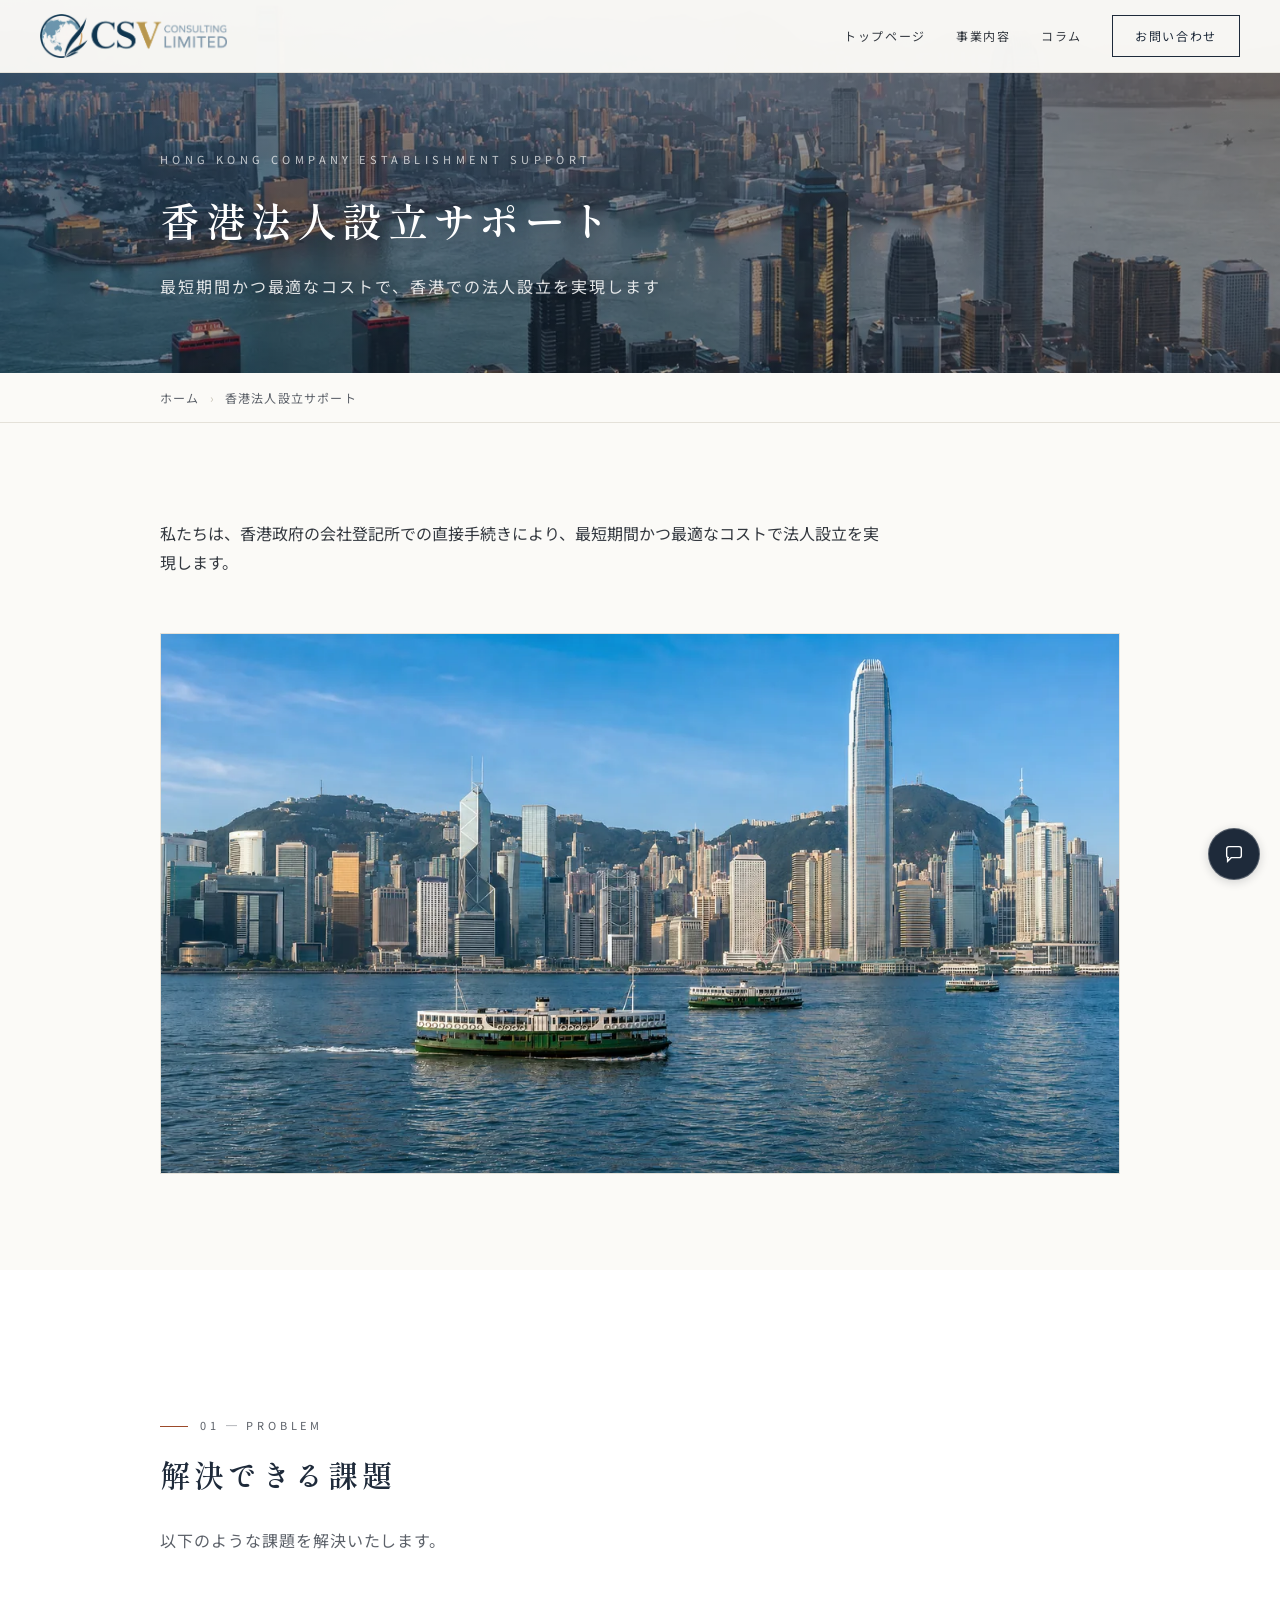
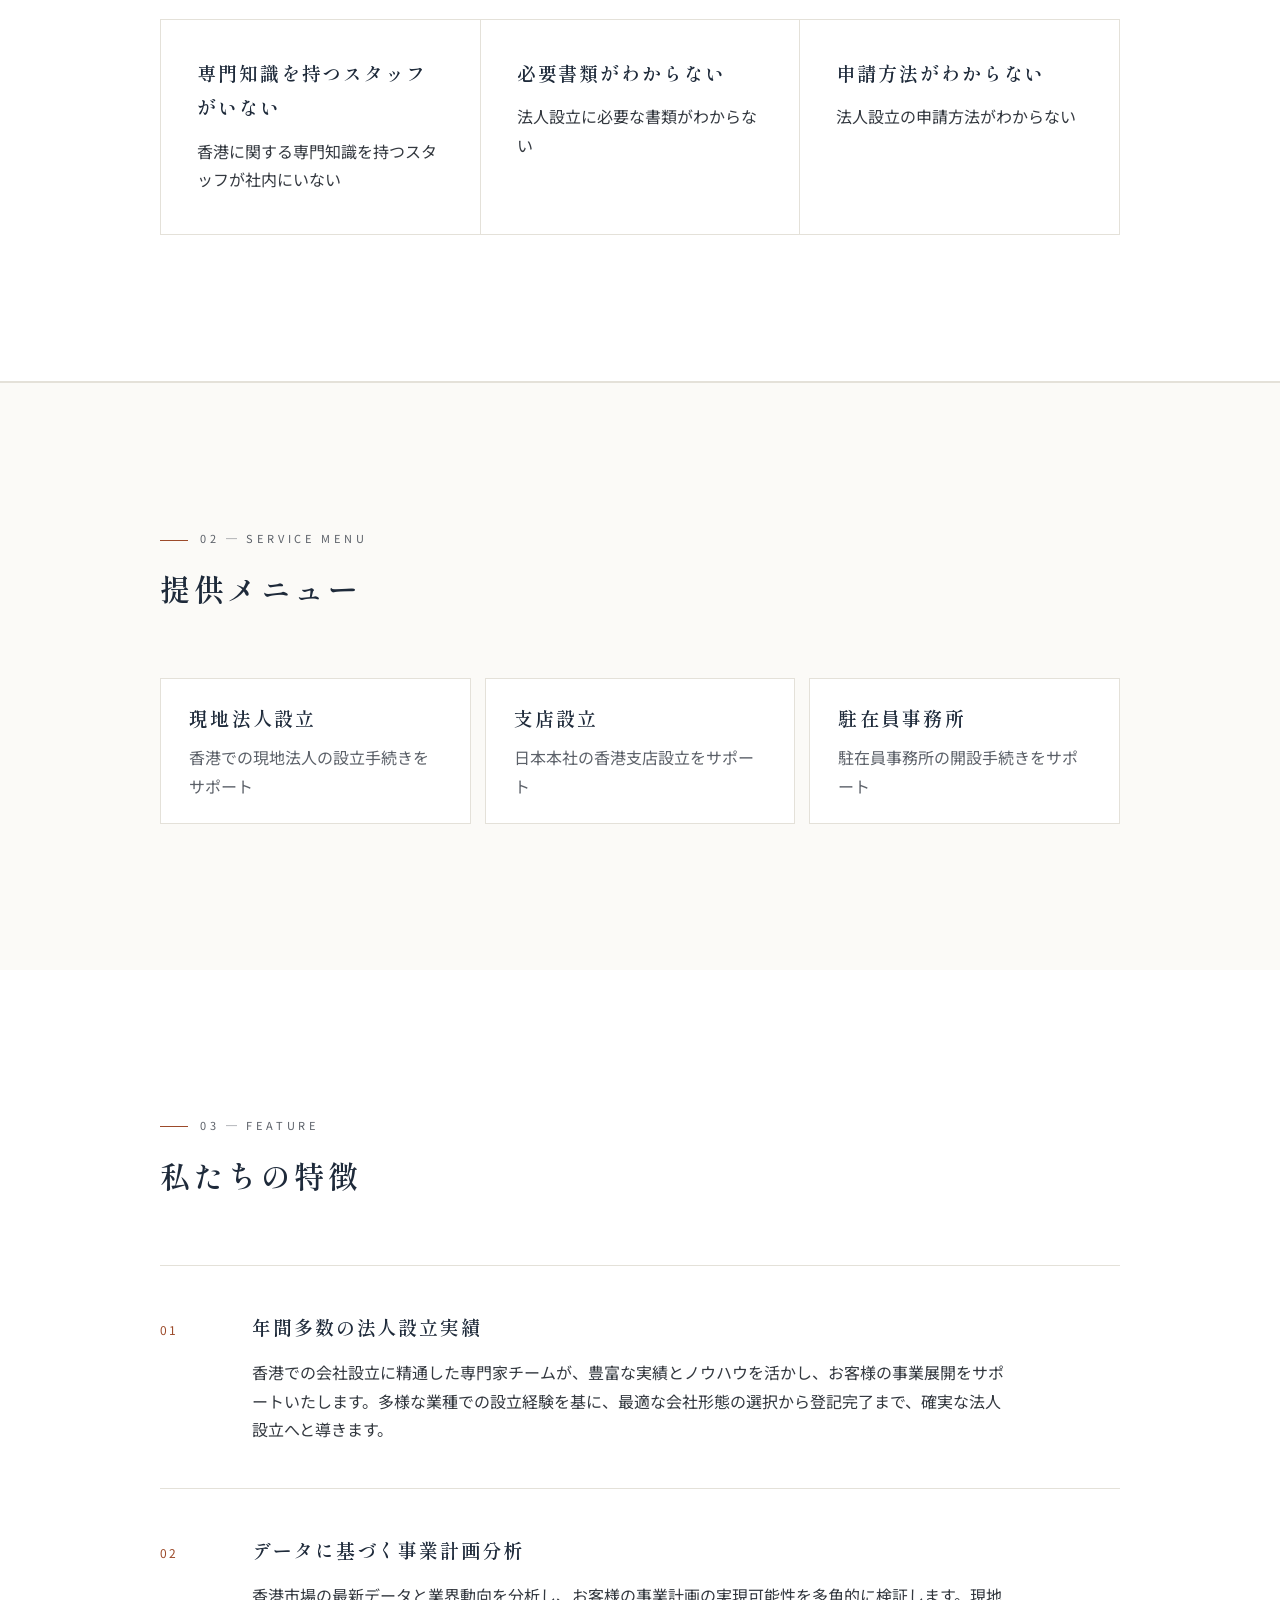
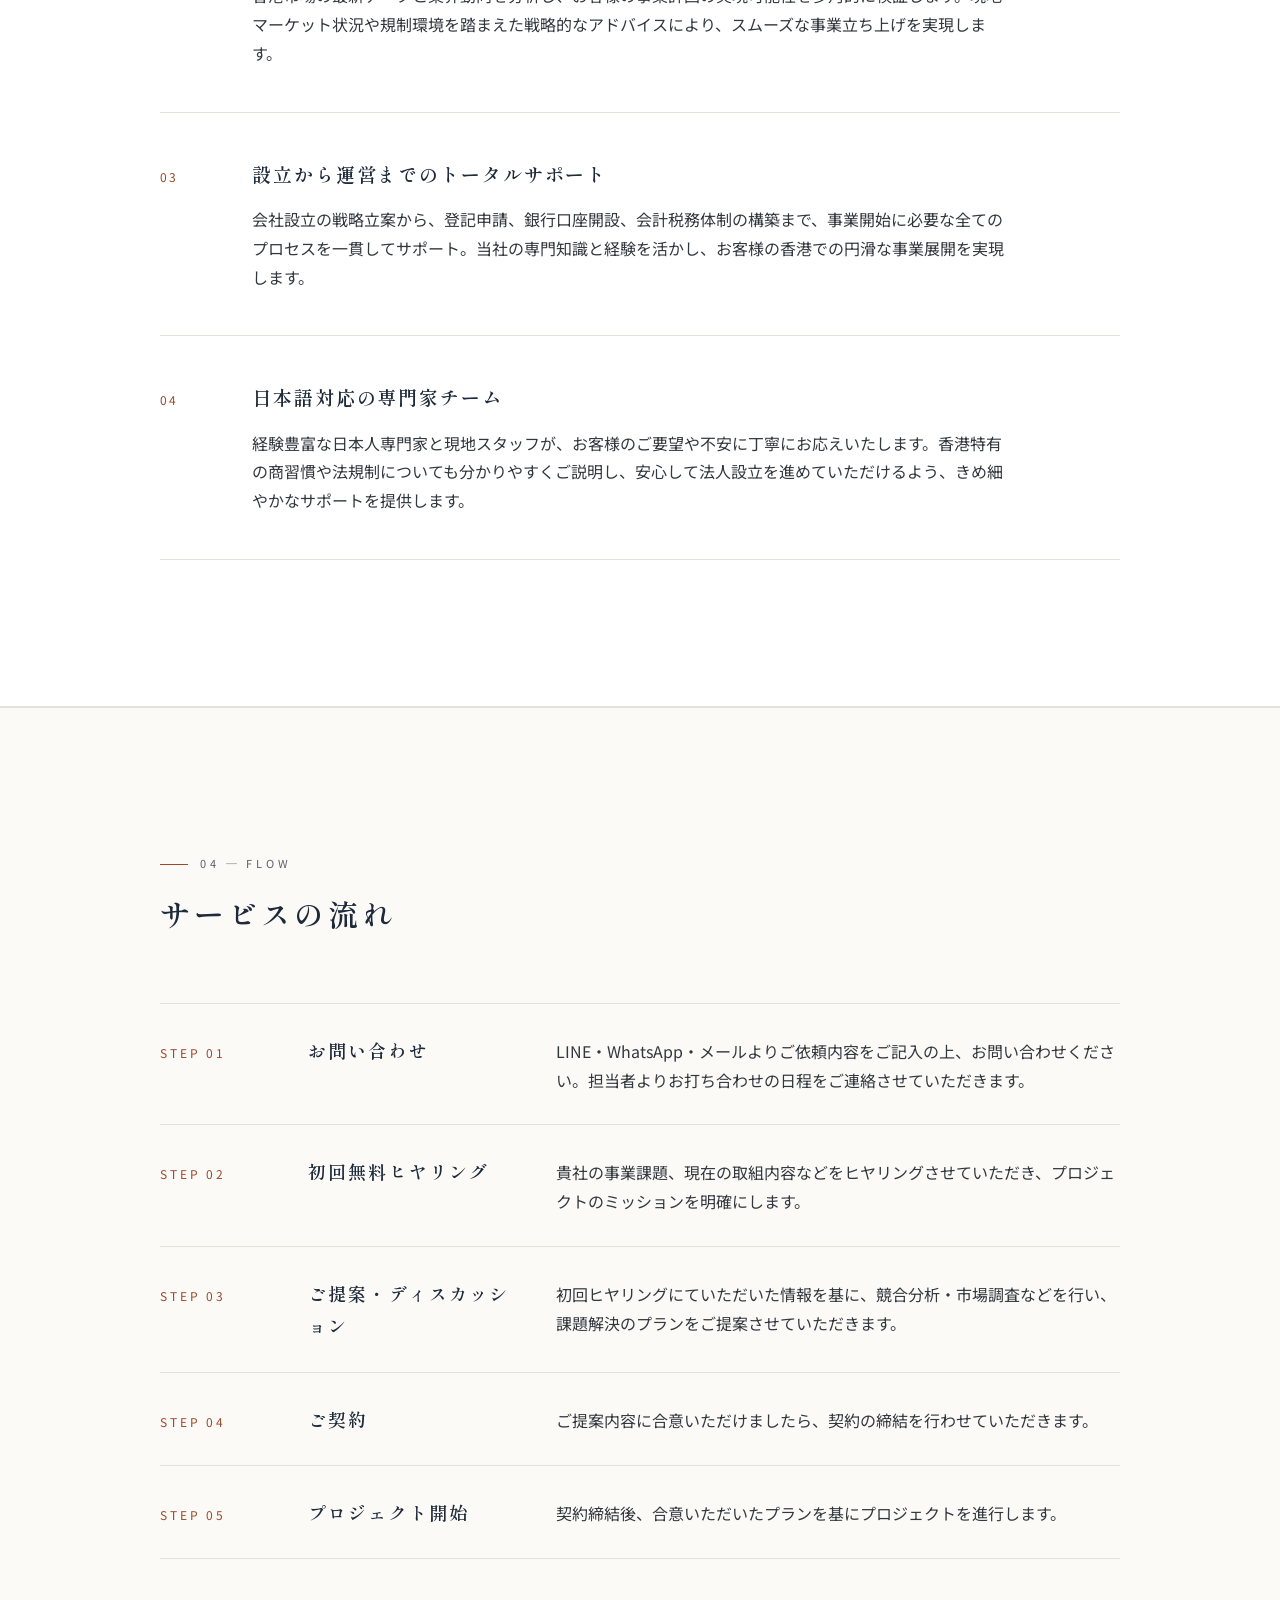
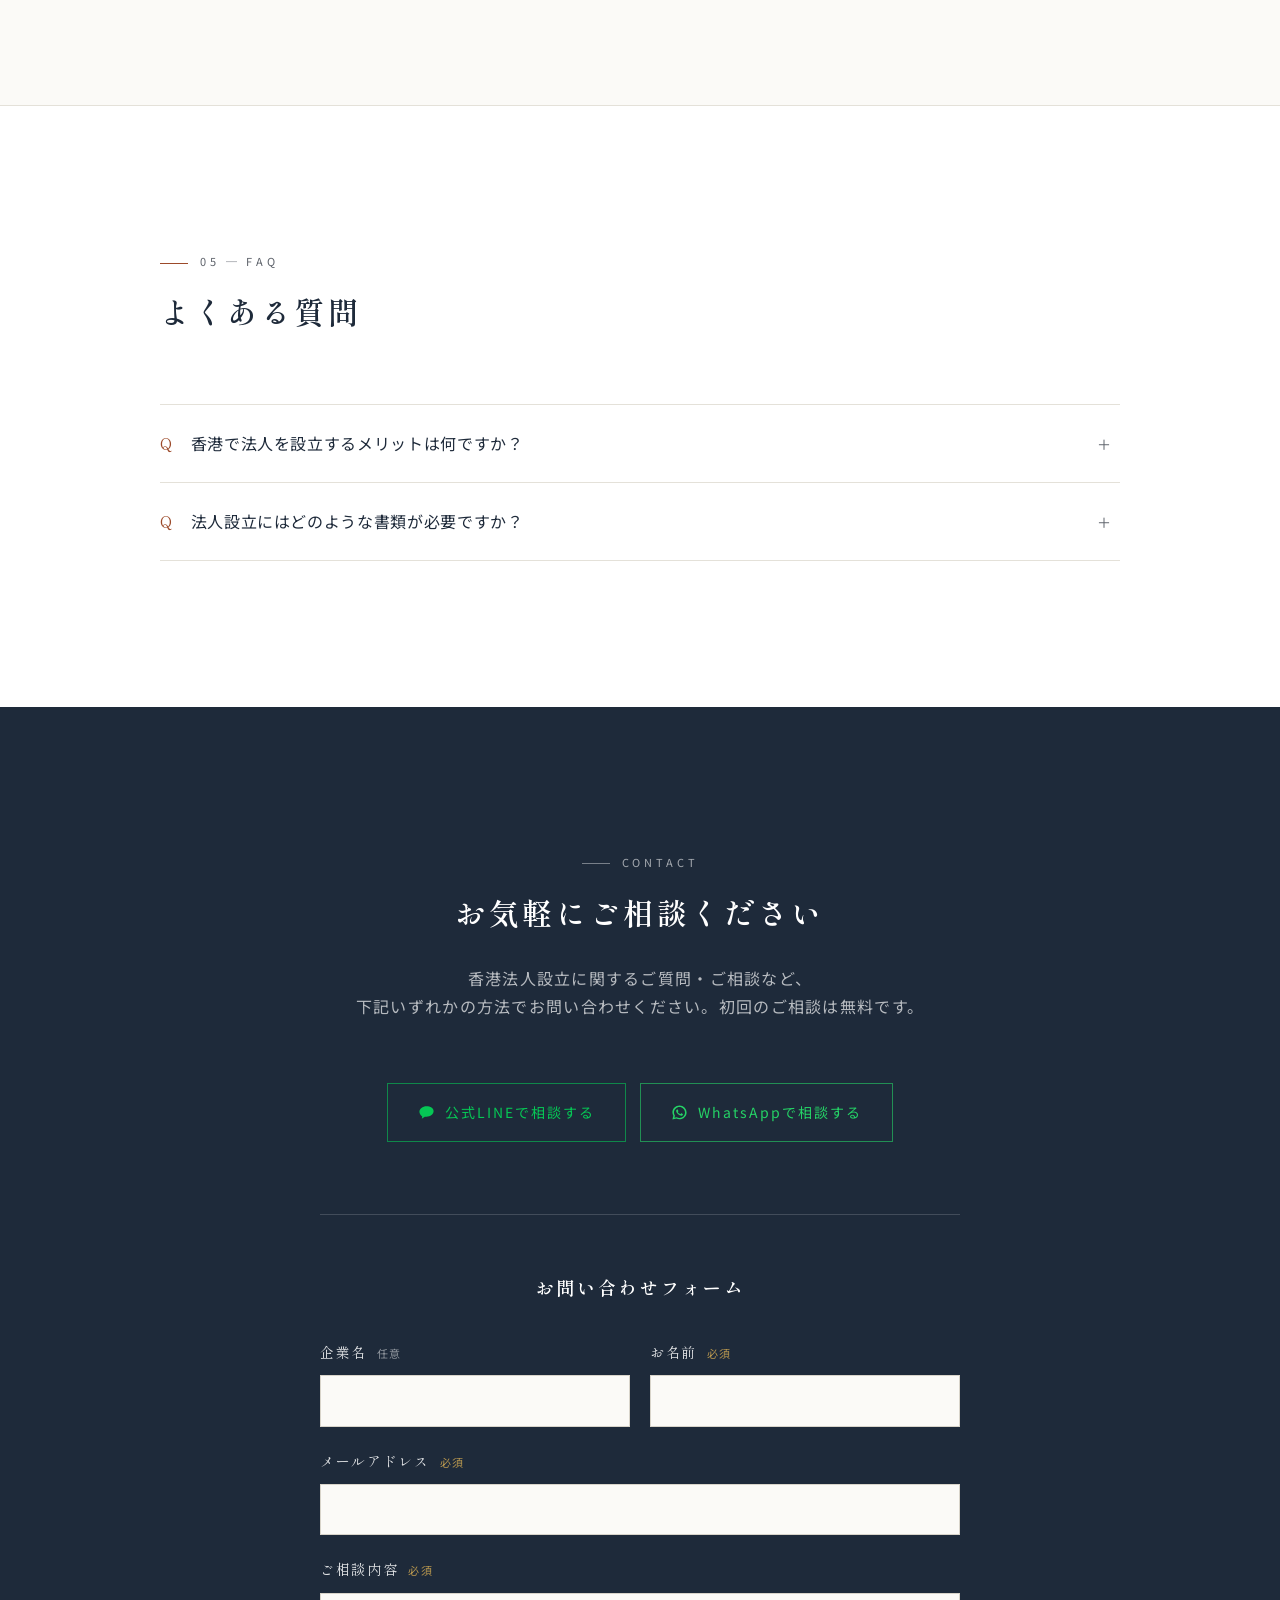
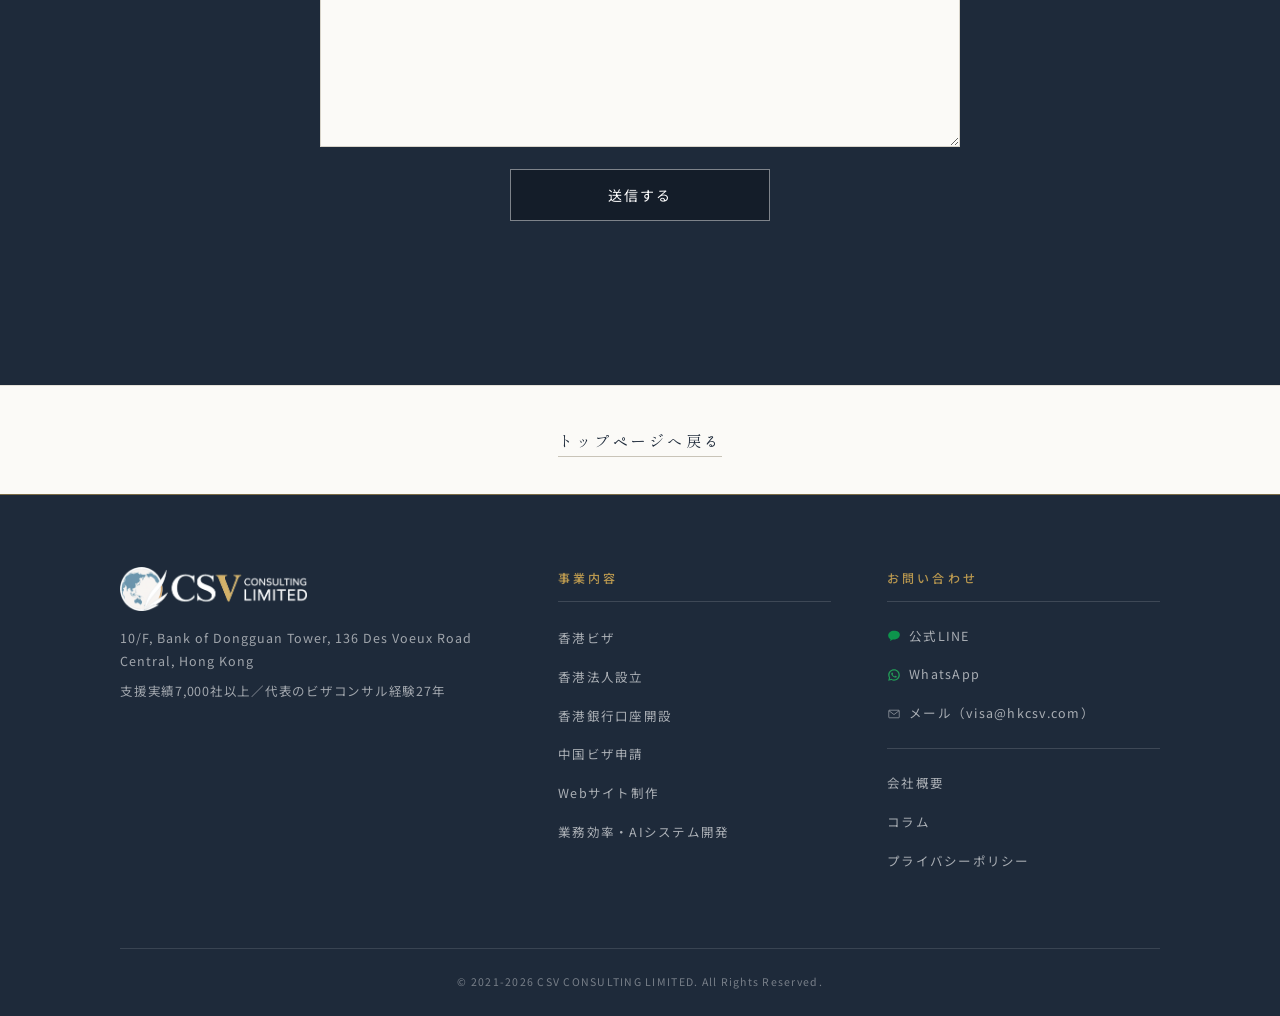
<file: services/company.html>
<!DOCTYPE html>
<html lang="ja">
<head>
<meta charset="UTF-8">
<meta name="viewport" content="width=device-width, initial-scale=1.0">
<!-- Google tag (gtag.js) -->
<script>
  window.dataLayer = window.dataLayer || [];
  function gtag(){dataLayer.push(arguments);}
  gtag('js', new Date());
  gtag('config', 'G-2SQB8SFXQP');
  window.addEventListener('load', function(){
    var s = document.createElement('script');
    s.async = true;
    s.src = 'https://www.googletagmanager.com/gtag/js?id=G-2SQB8SFXQP';
    document.head.appendChild(s);
  });
</script>

<title>香港法人設立サポート｜CSV CONSULTING LIMITED</title>
<meta name="description" content="現地法人・支店・駐在員事務所の設立を日本語でワンストップサポート。香港政府の会社登記所での直接手続きにより、最短期間かつ最適なコストで法人設立を実現します。支援実績7,000社以上。初回相談無料。">

<!-- OGP -->
<meta property="og:type" content="article">
<meta property="og:site_name" content="CSV CONSULTING LIMITED">
<meta property="og:title" content="香港法人設立サポート｜CSV CONSULTING LIMITED">
<meta property="og:description" content="現地法人・支店・駐在員事務所の設立を日本語でサポート。最短期間かつ最適なコストで法人設立を実現。初回相談無料。">
<meta property="og:url" content="https://hkcsv.com/services/company.html">
<meta property="og:image" content="https://hkcsv.com/images/ogp.jpg">
<meta property="og:locale" content="ja_JP">
<meta name="twitter:card" content="summary_large_image">
<link rel="canonical" href="https://hkcsv.com/services/company.html">

<link rel="icon" type="image/png" href="../images/favicon.png">
<link rel="apple-touch-icon" href="../images/favicon.png">

<link rel="preconnect" href="https://fonts.googleapis.com">
<link rel="preconnect" href="https://fonts.gstatic.com" crossorigin>
<link rel="preload" as="style" href="https://fonts.googleapis.com/css2?family=Shippori+Mincho:wght@500;600&family=Noto+Sans+JP:wght@400;500;600&display=swap">
<link href="https://fonts.googleapis.com/css2?family=Shippori+Mincho:wght@500;600&family=Noto+Sans+JP:wght@400;500;600&display=swap" rel="stylesheet" media="print" onload="this.media='all'">
<noscript><link href="https://fonts.googleapis.com/css2?family=Shippori+Mincho:wght@500;600&family=Noto+Sans+JP:wght@400;500;600&display=swap" rel="stylesheet"></noscript>

<link rel="stylesheet" href="../css/style.css">
<link rel="stylesheet" href="../css/service.css">
<link rel="stylesheet" href="../css/chat.css">
</head>
<body class="sv-page">

<header id="hd">
  <a class="brand" href="../index.html" aria-label="CSV CONSULTING LIMITED トップページへ"><img src="../images/logo.webp" alt="CSV CONSULTING LIMITED" width="391" height="92"></a>
  <nav aria-label="メインメニュー">
    <a href="../index.html">トップページ</a>
    <a href="../index.html#services">事業内容</a>
    <a href="../column/">コラム</a>
    <a href="#contact" class="nav-cta">お問い合わせ</a>
  </nav>
</header>

<!-- ページヒーロー -->
<div class="sv-hero">
  <div class="wrap">
    <p class="sv-hero-en">Hong Kong Company Establishment Support</p>
    <h1>香港法人設立サポート</h1>
    <p class="sv-hero-tag">最短期間かつ最適なコストで、香港での法人設立を実現します</p>
  </div>
</div>

<!-- パンくず -->
<nav class="crumb" aria-label="パンくず">
  <div class="wrap">
    <a href="../index.html">ホーム</a>
    <span>香港法人設立サポート</span>
  </div>
</nav>

<!-- 導入 -->
<div class="sv-intro">
  <div class="wrap">
    <p class="rv">私たちは、香港政府の会社登記所での直接手続きにより、最短期間かつ最適なコストで法人設立を実現します。</p>
    <figure class="sv-visual rv">
      <img src="../images/service-company.webp" alt="ビクトリアハーバーを行き交うスターフェリーと香港島の高層ビル群" width="1200" height="675" loading="lazy">
    </figure>
  </div>
</div>

<!-- 01 解決できる課題 -->
<section class="mv">
  <div class="wrap">
    <p class="label-en rv">01 ─ Problem</p>
    <h2 class="heading rv">解決できる課題</h2>
    <p class="lead rv">以下のような課題を解決いたします。</p>
    <div class="prb-grid cols3 rv">
      <div class="prb">
        <h4>専門知識を持つスタッフがいない</h4>
        <p>香港に関する専門知識を持つスタッフが社内にいない</p>
      </div>
      <div class="prb">
        <h4>必要書類がわからない</h4>
        <p>法人設立に必要な書類がわからない</p>
      </div>
      <div class="prb">
        <h4>申請方法がわからない</h4>
        <p>法人設立の申請方法がわからない</p>
      </div>
    </div>
  </div>
</section>

<!-- 02 提供メニュー -->
<section class="services">
  <div class="wrap">
    <p class="label-en rv">02 ─ Service Menu</p>
    <h2 class="heading rv">提供メニュー</h2>
    <div class="menu-list cols3 rv">
      <div class="menu-item"><b>現地法人設立</b><span>香港での現地法人の設立手続きをサポート</span></div>
      <div class="menu-item"><b>支店設立</b><span>日本本社の香港支店設立をサポート</span></div>
      <div class="menu-item"><b>駐在員事務所</b><span>駐在員事務所の開設手続きをサポート</span></div>
    </div>
  </div>
</section>

<!-- 03 特徴 -->
<section class="mv">
  <div class="wrap">
    <p class="label-en rv">03 ─ Feature</p>
    <h2 class="heading rv">私たちの特徴</h2>
    <div class="feat-list rv">
      <div class="feat">
        <span class="feat-no">01</span>
        <div>
          <h4>年間多数の法人設立実績</h4>
          <p>香港での会社設立に精通した専門家チームが、豊富な実績とノウハウを活かし、お客様の事業展開をサポートいたします。多様な業種での設立経験を基に、最適な会社形態の選択から登記完了まで、確実な法人設立へと導きます。</p>
        </div>
      </div>
      <div class="feat">
        <span class="feat-no">02</span>
        <div>
          <h4>データに基づく事業計画分析</h4>
          <p>香港市場の最新データと業界動向を分析し、お客様の事業計画の実現可能性を多角的に検証します。現地マーケット状況や規制環境を踏まえた戦略的なアドバイスにより、スムーズな事業立ち上げを実現します。</p>
        </div>
      </div>
      <div class="feat">
        <span class="feat-no">03</span>
        <div>
          <h4>設立から運営までのトータルサポート</h4>
          <p>会社設立の戦略立案から、登記申請、銀行口座開設、会計税務体制の構築まで、事業開始に必要な全てのプロセスを一貫してサポート。当社の専門知識と経験を活かし、お客様の香港での円滑な事業展開を実現します。</p>
        </div>
      </div>
      <div class="feat">
        <span class="feat-no">04</span>
        <div>
          <h4>日本語対応の専門家チーム</h4>
          <p>経験豊富な日本人専門家と現地スタッフが、お客様のご要望や不安に丁寧にお応えいたします。香港特有の商習慣や法規制についても分かりやすくご説明し、安心して法人設立を進めていただけるよう、きめ細やかなサポートを提供します。</p>
        </div>
      </div>
    </div>
  </div>
</section>

<!-- 04 サービスの流れ -->
<section class="services">
  <div class="wrap">
    <p class="label-en rv">04 ─ Flow</p>
    <h2 class="heading rv">サービスの流れ</h2>
    <div class="flow-list rv">
      <div class="flow">
        <span class="flow-no">Step 01</span>
        <h4>お問い合わせ</h4>
        <p>LINE・WhatsApp・メールよりご依頼内容をご記入の上、お問い合わせください。担当者よりお打ち合わせの日程をご連絡させていただきます。</p>
      </div>
      <div class="flow">
        <span class="flow-no">Step 02</span>
        <h4>初回無料ヒヤリング</h4>
        <p>貴社の事業課題、現在の取組内容などをヒヤリングさせていただき、プロジェクトのミッションを明確にします。</p>
      </div>
      <div class="flow">
        <span class="flow-no">Step 03</span>
        <h4>ご提案・ディスカッション</h4>
        <p>初回ヒヤリングにていただいた情報を基に、競合分析・市場調査などを行い、課題解決のプランをご提案させていただきます。</p>
      </div>
      <div class="flow">
        <span class="flow-no">Step 04</span>
        <h4>ご契約</h4>
        <p>ご提案内容に合意いただけましたら、契約の締結を行わせていただきます。</p>
      </div>
      <div class="flow">
        <span class="flow-no">Step 05</span>
        <h4>プロジェクト開始</h4>
        <p>契約締結後、合意いただいたプランを基にプロジェクトを進行します。</p>
      </div>
    </div>
  </div>
</section>

<!-- 05 よくある質問 -->
<section class="faq">
  <div class="wrap">
    <p class="label-en rv">05 ─ FAQ</p>
    <h2 class="heading rv">よくある質問</h2>
    <div class="faq-list rv">
      <details>
        <summary>香港で法人を設立するメリットは何ですか？</summary>
        <p class="faq-a">香港は低税率でビジネスフレンドリーな環境を提供しています。また、国際的な金融センターとして、多くのビジネスチャンスが広がっています。これにより、法人設立後もスムーズにビジネスを展開することが可能です。</p>
      </details>
      <details>
        <summary>法人設立にはどのような書類が必要ですか？</summary>
        <p class="faq-a">法人設立には、会社名、定款、株主と取締役の情報、資本金の額などの情報が必要です。詳細な書類リストについては、当社にご連絡いただければ、無料でご案内いたします。</p>
      </details>
    </div>
  </div>
</section>

<!-- お問い合わせ -->
<section class="contact" id="contact">
  <div class="wrap">
    <p class="label-en rv">Contact</p>
    <h2 class="heading rv">お気軽にご相談ください</h2>
    <p class="contact-lead rv">香港法人設立に関するご質問・ご相談など、<br>下記いずれかの方法でお問い合わせください。初回のご相談は無料です。</p>
    <div class="contact-btns rv">
      <a class="cbtn cbtn-line" href="https://lin.ee/SfcBcLM" target="_blank" rel="noopener"><svg viewBox="0 0 24 24" aria-hidden="true"><path d="M12 3C6.48 3 2 6.66 2 11.1c0 2.63 1.57 4.96 4.01 6.44-.11.62-.52 2.1-.6 2.43-.09.4.15.5.44.36.36-.17 2.73-1.81 3.74-2.5.78.11 1.58.17 2.41.17 5.52 0 10-3.66 10-8.1S17.52 3 12 3z"/></svg>公式LINEで相談する</a>
      <a class="cbtn cbtn-wa" href="https://api.whatsapp.com/send/?phone=85295750123&text&type=phone_number&app_absent=0" target="_blank" rel="noopener"><svg viewBox="0 0 24 24" aria-hidden="true"><path d="M12 2C6.49 2 2 6.36 2 11.72c0 1.72.47 3.4 1.35 4.88L2 22l5.55-1.42c1.35.72 2.89 1.1 4.45 1.1 5.51 0 10-4.36 10-9.72S17.51 2 12 2zm0 17.8c-1.4 0-2.77-.37-3.96-1.06l-.28-.17-2.95.76.79-2.84-.19-.29c-.78-1.23-1.19-2.65-1.19-4.12 0-4.32 3.5-7.83 7.78-7.83s7.78 3.51 7.78 7.83-3.5 7.72-7.78 7.72zm4.27-5.86c-.23-.12-1.38-.68-1.6-.76-.21-.08-.37-.12-.52.12-.16.23-.6.76-.74.91-.13.16-.27.18-.5.06-.23-.12-.99-.36-1.88-1.16-.7-.62-1.17-1.39-1.3-1.62-.14-.23-.02-.36.1-.47.11-.1.24-.27.35-.41.12-.14.16-.23.24-.39.08-.16.04-.29-.02-.41-.06-.12-.52-1.26-.72-1.72-.19-.45-.38-.39-.52-.4h-.45c-.16 0-.41.06-.63.29-.21.23-.82.8-.82 1.95s.84 2.26.96 2.42c.12.16 1.65 2.52 4 3.53.56.24 1 .39 1.34.5.56.18 1.07.15 1.48.09.45-.07 1.38-.56 1.58-1.11.19-.55.19-1.01.14-1.11-.06-.1-.21-.16-.44-.28z"/></svg>WhatsAppで相談する</a>
    </div>

    <div class="cform-wrap rv">
      <p class="cform-title">お問い合わせフォーム</p>
      <form class="cform" novalidate>
        <div class="cform-row">
          <label>企業名<small>任意</small>
            <input type="text" name="company" autocomplete="organization">
          </label>
          <label>お名前<small class="req">必須</small>
            <input type="text" name="name" required autocomplete="name">
          </label>
        </div>
        <label>メールアドレス<small class="req">必須</small>
          <input type="email" name="email" required autocomplete="email">
        </label>
        <label>ご相談内容<small class="req">必須</small>
          <textarea name="message" rows="5" required></textarea>
        </label>
        <div class="cform-hp" aria-hidden="true">
          <label>会社URL<input type="text" name="company_url" tabindex="-1" autocomplete="off"></label>
        </div>
        <button type="submit" class="cform-send">送信する</button>
        <p class="cform-note" role="status" aria-live="polite"></p>
      </form>
    </div>
  </div>
</section>

<div class="back-home">
  <div class="wrap"><a href="../index.html">トップページへ戻る</a></div>
</div>

<footer>
  <div class="ft-grid">
    <div class="ft-col">
      <img class="ft-logo" src="../images/logo-white.webp" alt="CSV CONSULTING LIMITED" width="391" height="92">
      <p class="ft-addr">10/F, Bank of Dongguan Tower, 136 Des Voeux Road Central, Hong Kong</p>
      <p class="ft-note">支援実績7,000社以上／代表のビザコンサル経験27年</p>
    </div>
    <nav class="ft-col" aria-label="事業内容">
      <h3>事業内容</h3>
      <ul>
        <li><a href="visa.html">香港ビザ</a></li>
        <li><a href="company.html">香港法人設立</a></li>
        <li><a href="bank.html">香港銀行口座開設</a></li>
        <li><a href="china-visa.html">中国ビザ申請</a></li>
        <li><a href="web.html">Webサイト制作</a></li>
        <li><a href="ai.html">業務効率・AIシステム開発</a></li>
      </ul>
    </nav>
    <nav class="ft-col" aria-label="お問い合わせ・その他">
      <h3>お問い合わせ</h3>
      <ul>
        <li><a class="ft-ic ft-ic-line" href="https://lin.ee/SfcBcLM" target="_blank" rel="noopener"><svg viewBox="0 0 24 24" aria-hidden="true"><path d="M12 3C6.48 3 2 6.66 2 11.1c0 2.63 1.57 4.96 4.01 6.44-.11.62-.52 2.1-.6 2.43-.09.4.15.5.44.36.36-.17 2.73-1.81 3.74-2.5.78.11 1.58.17 2.41.17 5.52 0 10-3.66 10-8.1S17.52 3 12 3z"/></svg>公式LINE</a></li>
        <li><a class="ft-ic ft-ic-wa" href="https://api.whatsapp.com/send/?phone=85295750123&text&type=phone_number&app_absent=0" target="_blank" rel="noopener"><svg viewBox="0 0 24 24" aria-hidden="true"><path d="M12 2C6.49 2 2 6.36 2 11.72c0 1.72.47 3.4 1.35 4.88L2 22l5.55-1.42c1.35.72 2.89 1.1 4.45 1.1 5.51 0 10-4.36 10-9.72S17.51 2 12 2zm0 17.8c-1.4 0-2.77-.37-3.96-1.06l-.28-.17-2.95.76.79-2.84-.19-.29c-.78-1.23-1.19-2.65-1.19-4.12 0-4.32 3.5-7.83 7.78-7.83s7.78 3.51 7.78 7.83-3.5 7.72-7.78 7.72zm4.27-5.86c-.23-.12-1.38-.68-1.6-.76-.21-.08-.37-.12-.52.12-.16.23-.6.76-.74.91-.13.16-.27.18-.5.06-.23-.12-.99-.36-1.88-1.16-.7-.62-1.17-1.39-1.3-1.62-.14-.23-.02-.36.1-.47.11-.1.24-.27.35-.41.12-.14.16-.23.24-.39.08-.16.04-.29-.02-.41-.06-.12-.52-1.26-.72-1.72-.19-.45-.38-.39-.52-.4h-.45c-.16 0-.41.06-.63.29-.21.23-.82.8-.82 1.95s.84 2.26.96 2.42c.12.16 1.65 2.52 4 3.53.56.24 1 .39 1.34.5.56.18 1.07.15 1.48.09.45-.07 1.38-.56 1.58-1.11.19-.55.19-1.01.14-1.11-.06-.1-.21-.16-.44-.28z"/></svg>WhatsApp</a></li>
        <li><a class="ft-ic ft-ic-mail" href="mailto:visa@hkcsv.com?subject=%E3%81%8A%E5%95%8F%E3%81%84%E5%90%88%E3%82%8F%E3%81%9B%28%E3%82%B5%E3%82%A4%E3%83%88%E3%82%88%E3%82%8A%29"><svg viewBox="0 0 24 24" aria-hidden="true" class="ic-mail"><rect x="3" y="5.5" width="18" height="13" rx="1"/><path d="M3.5 6.5 12 13l8.5-6.5"/></svg>メール（visa@hkcsv.com）</a></li>
        <li class="ft-sep"><a href="../about.html">会社概要</a></li>
        <li><a href="../column/">コラム</a></li>
        <li><a href="../privacy.html">プライバシーポリシー</a></li>
      </ul>
    </nav>
  </div>
  <span class="ft-c">© 2021-2026 CSV CONSULTING LIMITED. All Rights Reserved.</span>
</footer>

<script src="../js/service.js" defer></script>
<script src="../js/chat.js" defer></script>
<script src="../js/backtop.js" defer></script>
<script src="../js/contact-form.js" defer></script>
</body>
</html>
</file>
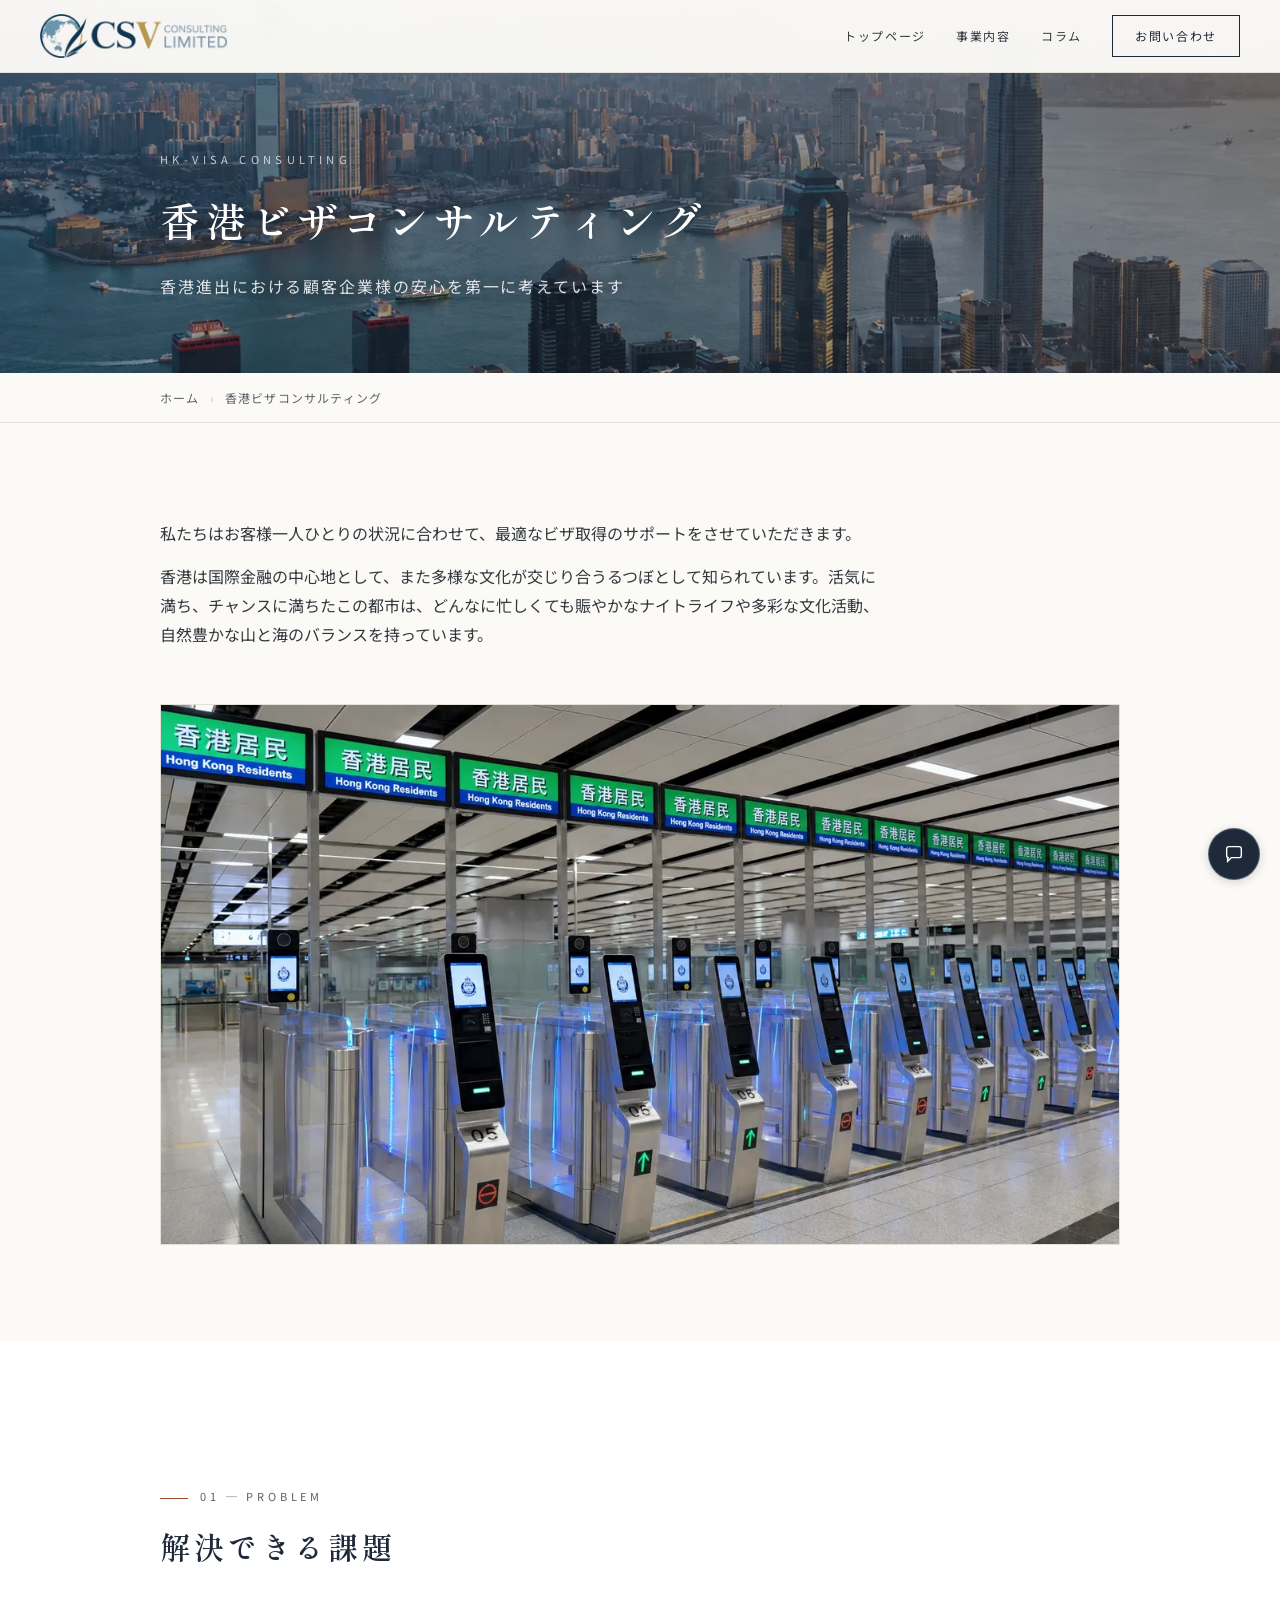
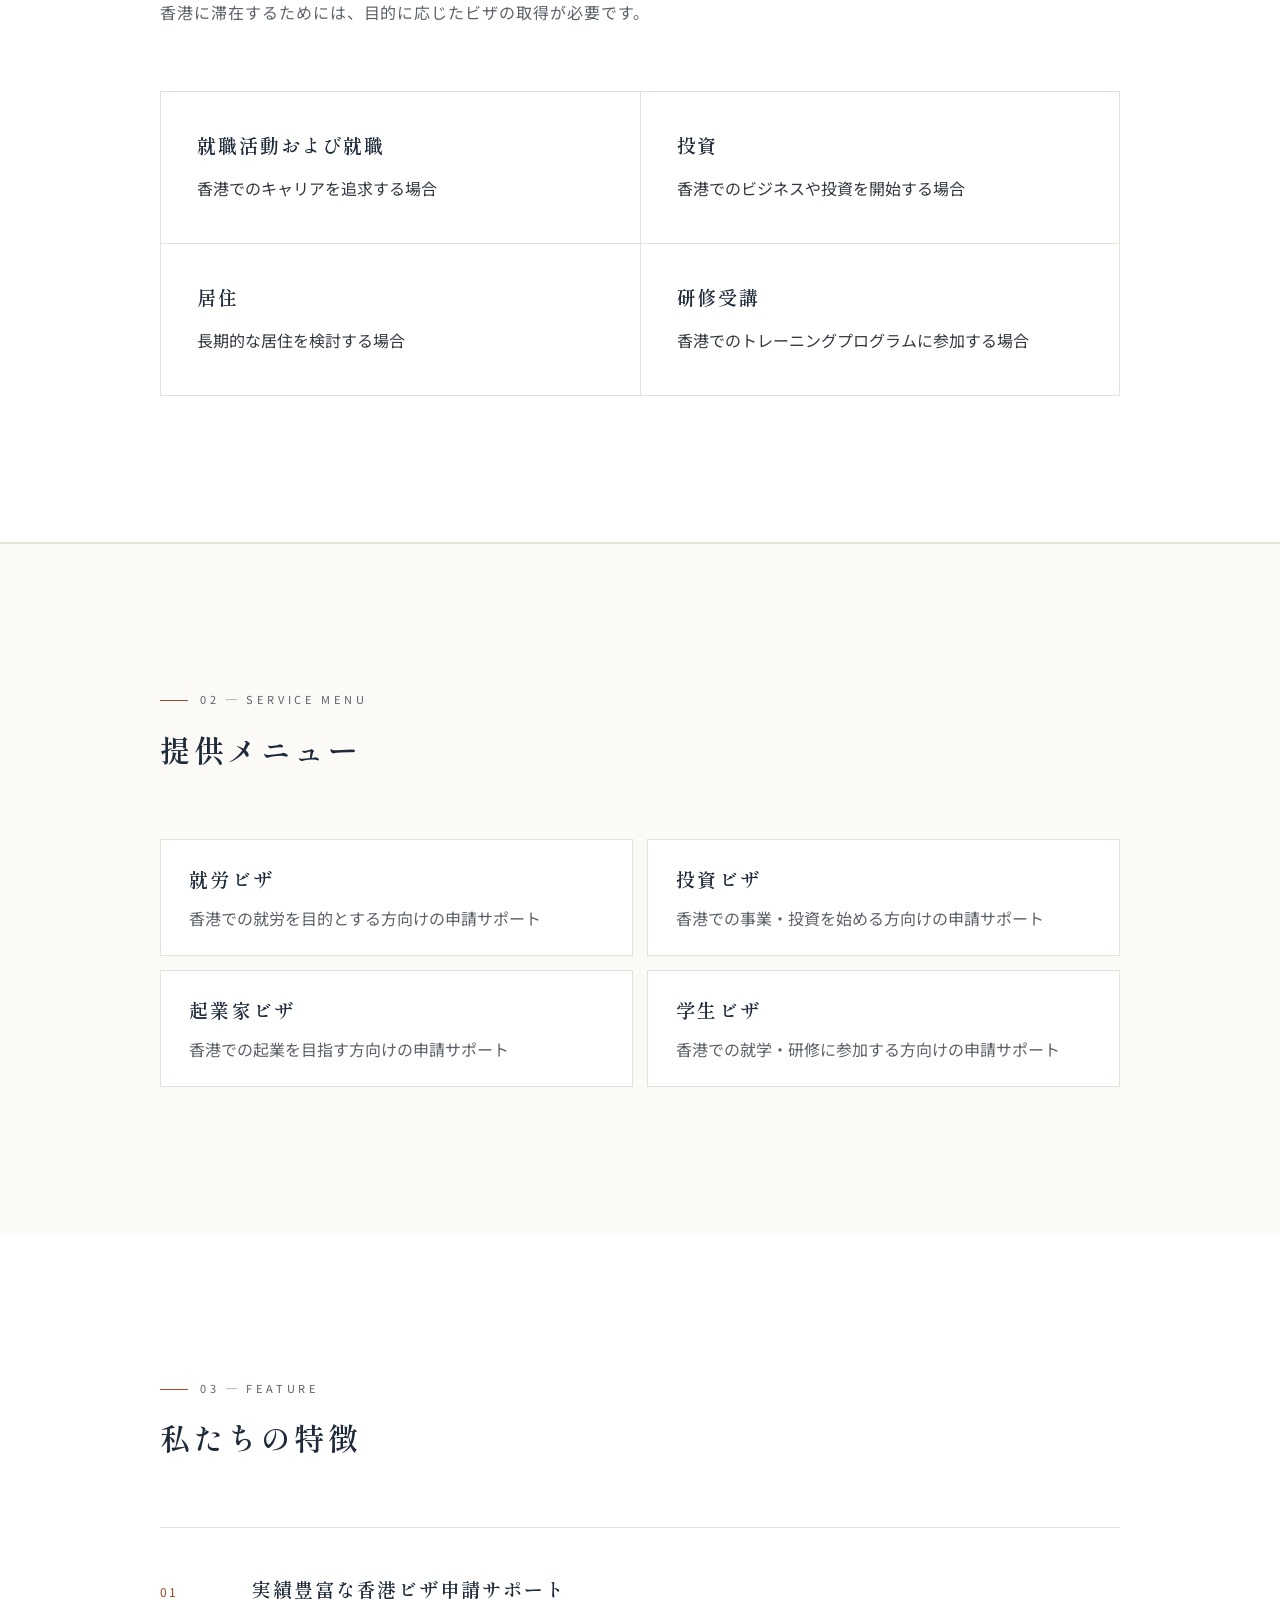
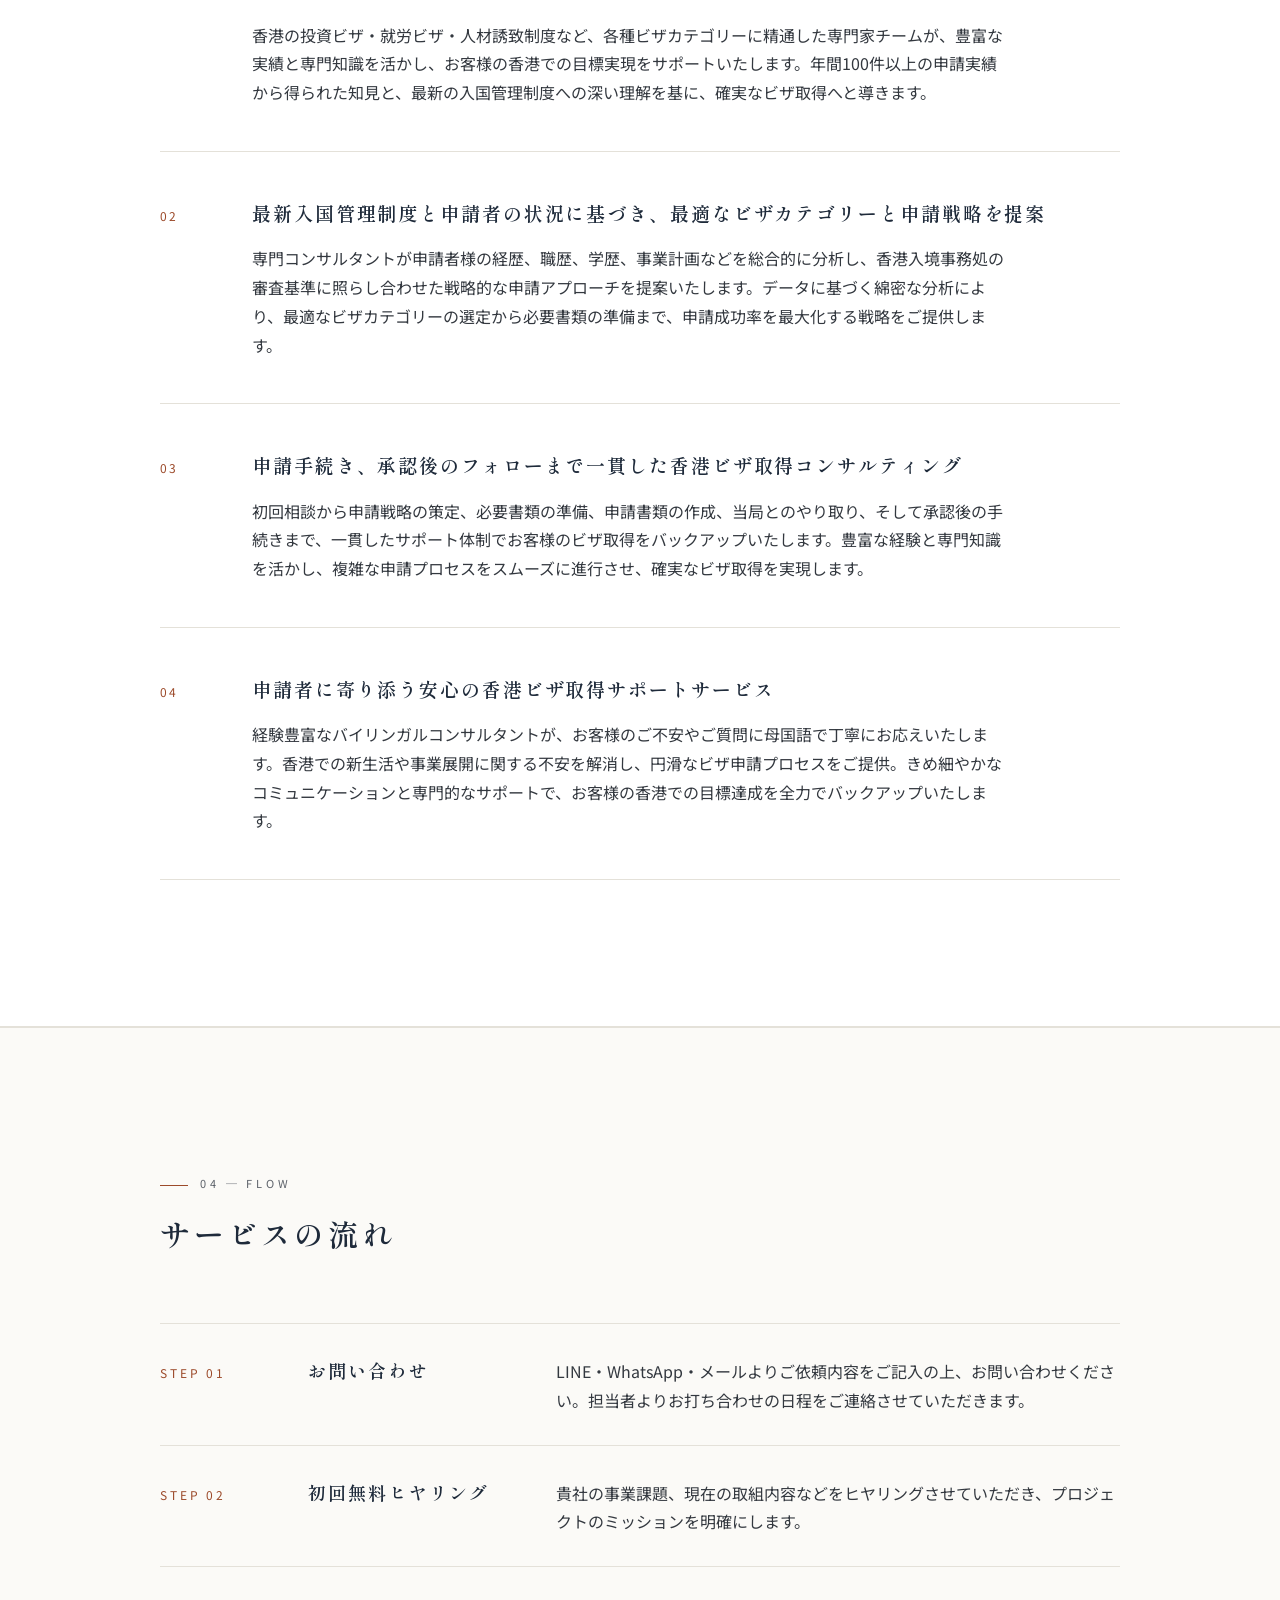
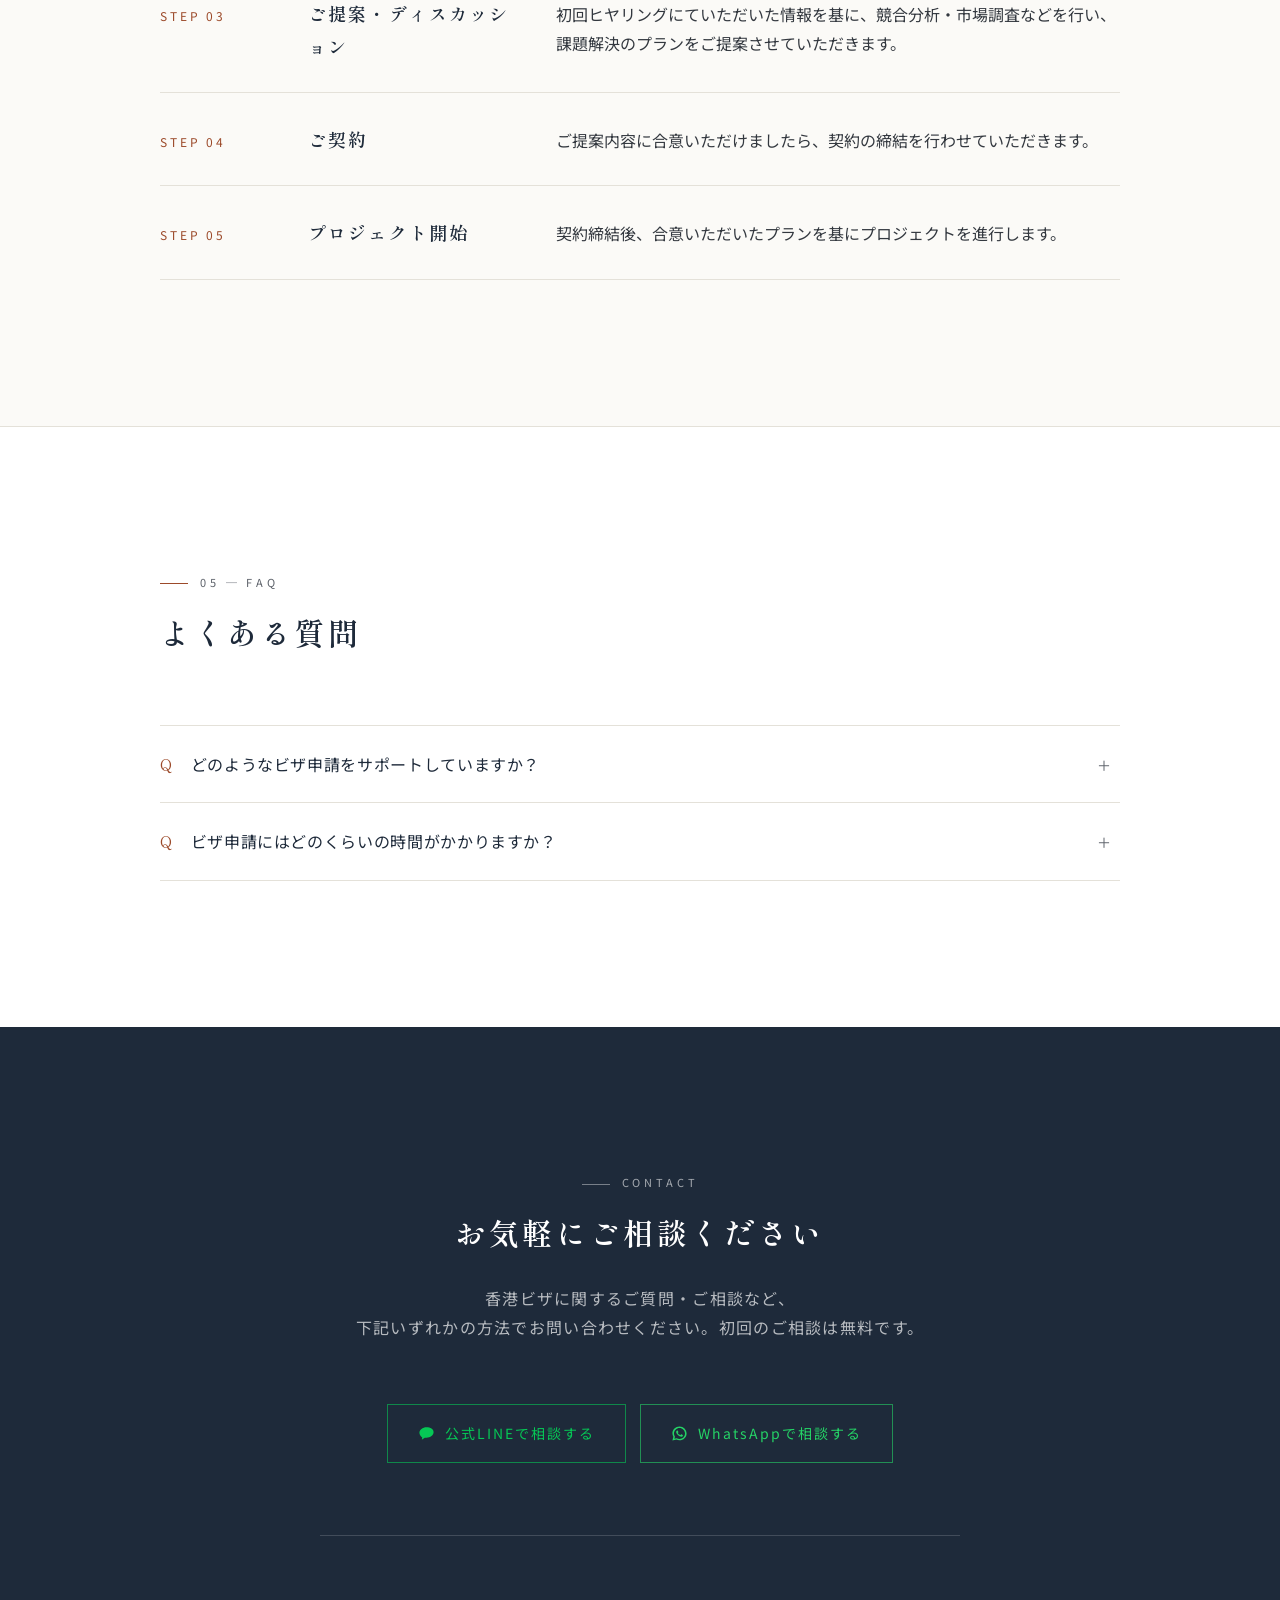
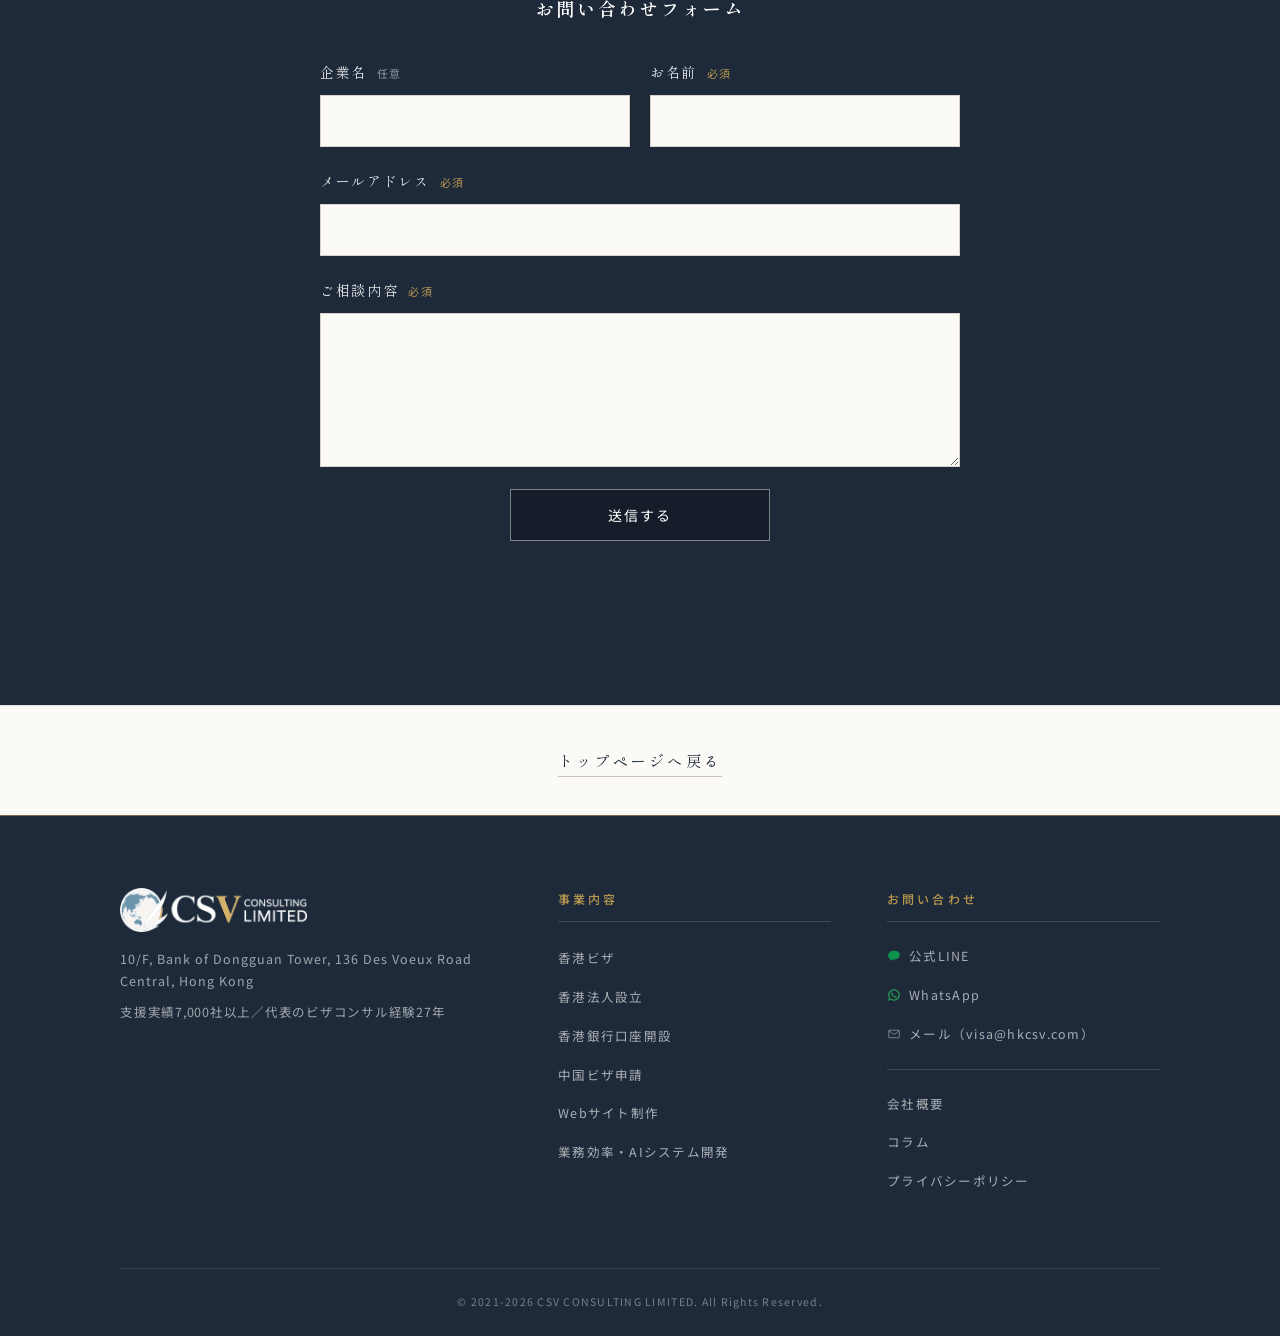
<file: services/visa.html>
<!DOCTYPE html>
<html lang="ja">
<head>
<meta charset="UTF-8">
<meta name="viewport" content="width=device-width, initial-scale=1.0">
<!-- Google tag (gtag.js) -->
<script>
  window.dataLayer = window.dataLayer || [];
  function gtag(){dataLayer.push(arguments);}
  gtag('js', new Date());
  gtag('config', 'G-2SQB8SFXQP');
  window.addEventListener('load', function(){
    var s = document.createElement('script');
    s.async = true;
    s.src = 'https://www.googletagmanager.com/gtag/js?id=G-2SQB8SFXQP';
    document.head.appendChild(s);
  });
</script>

<title>香港ビザコンサルティング｜CSV CONSULTING LIMITED</title>
<meta name="description" content="就労ビザ・投資ビザ・起業家ビザ・学生ビザなど、香港ビザ申請を日本語でワンストップサポート。代表のビザコンサル経験27年、支援実績7,000社以上のCSV CONSULTING LIMITEDが最適な申請戦略をご提案します。初回相談無料。">

<!-- OGP -->
<meta property="og:type" content="article">
<meta property="og:site_name" content="CSV CONSULTING LIMITED">
<meta property="og:title" content="香港ビザコンサルティング｜CSV CONSULTING LIMITED">
<meta property="og:description" content="就労・投資・起業家・学生ビザなど香港ビザ申請を日本語でサポート。代表のビザコンサル経験27年。初回相談無料。">
<meta property="og:url" content="https://hkcsv.com/services/visa.html">
<meta property="og:image" content="https://hkcsv.com/images/ogp.jpg">
<meta property="og:locale" content="ja_JP">
<meta name="twitter:card" content="summary_large_image">
<link rel="canonical" href="https://hkcsv.com/services/visa.html">

<link rel="icon" type="image/png" href="../images/favicon.png">
<link rel="apple-touch-icon" href="../images/favicon.png">

<link rel="preconnect" href="https://fonts.googleapis.com">
<link rel="preconnect" href="https://fonts.gstatic.com" crossorigin>
<link rel="preload" as="style" href="https://fonts.googleapis.com/css2?family=Shippori+Mincho:wght@500;600&family=Noto+Sans+JP:wght@400;500;600&display=swap">
<link href="https://fonts.googleapis.com/css2?family=Shippori+Mincho:wght@500;600&family=Noto+Sans+JP:wght@400;500;600&display=swap" rel="stylesheet" media="print" onload="this.media='all'">
<noscript><link href="https://fonts.googleapis.com/css2?family=Shippori+Mincho:wght@500;600&family=Noto+Sans+JP:wght@400;500;600&display=swap" rel="stylesheet"></noscript>

<link rel="stylesheet" href="../css/style.css">
<link rel="stylesheet" href="../css/service.css">
<link rel="stylesheet" href="../css/chat.css">
</head>
<body class="sv-page">

<header id="hd">
  <a class="brand" href="../index.html" aria-label="CSV CONSULTING LIMITED トップページへ"><img src="../images/logo.webp" alt="CSV CONSULTING LIMITED" width="391" height="92"></a>
  <nav aria-label="メインメニュー">
    <a href="../index.html">トップページ</a>
    <a href="../index.html#services">事業内容</a>
    <a href="../column/">コラム</a>
    <a href="#contact" class="nav-cta">お問い合わせ</a>
  </nav>
</header>

<!-- ページヒーロー -->
<div class="sv-hero">
  <div class="wrap">
    <p class="sv-hero-en">HK-Visa Consulting</p>
    <h1>香港ビザコンサルティング</h1>
    <p class="sv-hero-tag">香港進出における顧客企業様の安心を第一に考えています</p>
  </div>
</div>

<!-- パンくず -->
<nav class="crumb" aria-label="パンくず">
  <div class="wrap">
    <a href="../index.html">ホーム</a>
    <span>香港ビザコンサルティング</span>
  </div>
</nav>

<!-- 導入 -->
<div class="sv-intro">
  <div class="wrap">
    <p class="rv">私たちはお客様一人ひとりの状況に合わせて、最適なビザ取得のサポートをさせていただきます。</p>
    <p class="rv">香港は国際金融の中心地として、また多様な文化が交じり合うるつぼとして知られています。活気に満ち、チャンスに満ちたこの都市は、どんなに忙しくても賑やかなナイトライフや多彩な文化活動、自然豊かな山と海のバランスを持っています。</p>
    <figure class="sv-visual rv">
      <img src="../images/service-visa.webp" alt="香港入境審査のeチャンネルゲート" width="1200" height="675" loading="lazy">
    </figure>
  </div>
</div>

<!-- 01 解決できる課題 -->
<section class="mv">
  <div class="wrap">
    <p class="label-en rv">01 ─ Problem</p>
    <h2 class="heading rv">解決できる課題</h2>
    <p class="lead rv">香港に滞在するためには、目的に応じたビザの取得が必要です。</p>
    <div class="prb-grid rv">
      <div class="prb">
        <h4>就職活動および就職</h4>
        <p>香港でのキャリアを追求する場合</p>
      </div>
      <div class="prb">
        <h4>投資</h4>
        <p>香港でのビジネスや投資を開始する場合</p>
      </div>
      <div class="prb">
        <h4>居住</h4>
        <p>長期的な居住を検討する場合</p>
      </div>
      <div class="prb">
        <h4>研修受講</h4>
        <p>香港でのトレーニングプログラムに参加する場合</p>
      </div>
    </div>
  </div>
</section>

<!-- 02 提供メニュー -->
<section class="services">
  <div class="wrap">
    <p class="label-en rv">02 ─ Service Menu</p>
    <h2 class="heading rv">提供メニュー</h2>
    <div class="menu-list rv">
      <div class="menu-item"><b>就労ビザ</b><span>香港での就労を目的とする方向けの申請サポート</span></div>
      <div class="menu-item"><b>投資ビザ</b><span>香港での事業・投資を始める方向けの申請サポート</span></div>
      <div class="menu-item"><b>起業家ビザ</b><span>香港での起業を目指す方向けの申請サポート</span></div>
      <div class="menu-item"><b>学生ビザ</b><span>香港での就学・研修に参加する方向けの申請サポート</span></div>
    </div>
  </div>
</section>

<!-- 03 特徴 -->
<section class="mv">
  <div class="wrap">
    <p class="label-en rv">03 ─ Feature</p>
    <h2 class="heading rv">私たちの特徴</h2>
    <div class="feat-list rv">
      <div class="feat">
        <span class="feat-no">01</span>
        <div>
          <h4>実績豊富な香港ビザ申請サポート</h4>
          <p>香港の投資ビザ・就労ビザ・人材誘致制度など、各種ビザカテゴリーに精通した専門家チームが、豊富な実績と専門知識を活かし、お客様の香港での目標実現をサポートいたします。年間100件以上の申請実績から得られた知見と、最新の入国管理制度への深い理解を基に、確実なビザ取得へと導きます。</p>
        </div>
      </div>
      <div class="feat">
        <span class="feat-no">02</span>
        <div>
          <h4>最新入国管理制度と申請者の状況に基づき、最適なビザカテゴリーと申請戦略を提案</h4>
          <p>専門コンサルタントが申請者様の経歴、職歴、学歴、事業計画などを総合的に分析し、香港入境事務処の審査基準に照らし合わせた戦略的な申請アプローチを提案いたします。データに基づく綿密な分析により、最適なビザカテゴリーの選定から必要書類の準備まで、申請成功率を最大化する戦略をご提供します。</p>
        </div>
      </div>
      <div class="feat">
        <span class="feat-no">03</span>
        <div>
          <h4>申請手続き、承認後のフォローまで一貫した香港ビザ取得コンサルティング</h4>
          <p>初回相談から申請戦略の策定、必要書類の準備、申請書類の作成、当局とのやり取り、そして承認後の手続きまで、一貫したサポート体制でお客様のビザ取得をバックアップいたします。豊富な経験と専門知識を活かし、複雑な申請プロセスをスムーズに進行させ、確実なビザ取得を実現します。</p>
        </div>
      </div>
      <div class="feat">
        <span class="feat-no">04</span>
        <div>
          <h4>申請者に寄り添う安心の香港ビザ取得サポートサービス</h4>
          <p>経験豊富なバイリンガルコンサルタントが、お客様のご不安やご質問に母国語で丁寧にお応えいたします。香港での新生活や事業展開に関する不安を解消し、円滑なビザ申請プロセスをご提供。きめ細やかなコミュニケーションと専門的なサポートで、お客様の香港での目標達成を全力でバックアップいたします。</p>
        </div>
      </div>
    </div>
  </div>
</section>

<!-- 04 サービスの流れ -->
<section class="services">
  <div class="wrap">
    <p class="label-en rv">04 ─ Flow</p>
    <h2 class="heading rv">サービスの流れ</h2>
    <div class="flow-list rv">
      <div class="flow">
        <span class="flow-no">Step 01</span>
        <h4>お問い合わせ</h4>
        <p>LINE・WhatsApp・メールよりご依頼内容をご記入の上、お問い合わせください。担当者よりお打ち合わせの日程をご連絡させていただきます。</p>
      </div>
      <div class="flow">
        <span class="flow-no">Step 02</span>
        <h4>初回無料ヒヤリング</h4>
        <p>貴社の事業課題、現在の取組内容などをヒヤリングさせていただき、プロジェクトのミッションを明確にします。</p>
      </div>
      <div class="flow">
        <span class="flow-no">Step 03</span>
        <h4>ご提案・ディスカッション</h4>
        <p>初回ヒヤリングにていただいた情報を基に、競合分析・市場調査などを行い、課題解決のプランをご提案させていただきます。</p>
      </div>
      <div class="flow">
        <span class="flow-no">Step 04</span>
        <h4>ご契約</h4>
        <p>ご提案内容に合意いただけましたら、契約の締結を行わせていただきます。</p>
      </div>
      <div class="flow">
        <span class="flow-no">Step 05</span>
        <h4>プロジェクト開始</h4>
        <p>契約締結後、合意いただいたプランを基にプロジェクトを進行します。</p>
      </div>
    </div>
  </div>
</section>

<!-- 05 よくある質問 -->
<section class="faq">
  <div class="wrap">
    <p class="label-en rv">05 ─ FAQ</p>
    <h2 class="heading rv">よくある質問</h2>
    <div class="faq-list rv">
      <details>
        <summary>どのようなビザ申請をサポートしていますか？</summary>
        <p class="faq-a">私たちは、就労ビザ、投資ビザ、起業家ビザ、学生ビザなど、さまざまな香港ビザ申請をサポートしています。お客様の状況に合わせた最適なビザ取得をご提案し、迅速な手続きを進めます。</p>
      </details>
      <details>
        <summary>ビザ申請にはどのくらいの時間がかかりますか？</summary>
        <p class="faq-a">申請するビザの種類やお客様の状況によりますが、一般的には数週間から数ヶ月程度かかることが多いです。詳細な期間については、無料相談時にご説明いたします。</p>
      </details>
    </div>
  </div>
</section>

<!-- お問い合わせ -->
<section class="contact" id="contact">
  <div class="wrap">
    <p class="label-en rv">Contact</p>
    <h2 class="heading rv">お気軽にご相談ください</h2>
    <p class="contact-lead rv">香港ビザに関するご質問・ご相談など、<br>下記いずれかの方法でお問い合わせください。初回のご相談は無料です。</p>
    <div class="contact-btns rv">
      <a class="cbtn cbtn-line" href="https://lin.ee/SfcBcLM" target="_blank" rel="noopener"><svg viewBox="0 0 24 24" aria-hidden="true"><path d="M12 3C6.48 3 2 6.66 2 11.1c0 2.63 1.57 4.96 4.01 6.44-.11.62-.52 2.1-.6 2.43-.09.4.15.5.44.36.36-.17 2.73-1.81 3.74-2.5.78.11 1.58.17 2.41.17 5.52 0 10-3.66 10-8.1S17.52 3 12 3z"/></svg>公式LINEで相談する</a>
      <a class="cbtn cbtn-wa" href="https://api.whatsapp.com/send/?phone=85295750123&text&type=phone_number&app_absent=0" target="_blank" rel="noopener"><svg viewBox="0 0 24 24" aria-hidden="true"><path d="M12 2C6.49 2 2 6.36 2 11.72c0 1.72.47 3.4 1.35 4.88L2 22l5.55-1.42c1.35.72 2.89 1.1 4.45 1.1 5.51 0 10-4.36 10-9.72S17.51 2 12 2zm0 17.8c-1.4 0-2.77-.37-3.96-1.06l-.28-.17-2.95.76.79-2.84-.19-.29c-.78-1.23-1.19-2.65-1.19-4.12 0-4.32 3.5-7.83 7.78-7.83s7.78 3.51 7.78 7.83-3.5 7.72-7.78 7.72zm4.27-5.86c-.23-.12-1.38-.68-1.6-.76-.21-.08-.37-.12-.52.12-.16.23-.6.76-.74.91-.13.16-.27.18-.5.06-.23-.12-.99-.36-1.88-1.16-.7-.62-1.17-1.39-1.3-1.62-.14-.23-.02-.36.1-.47.11-.1.24-.27.35-.41.12-.14.16-.23.24-.39.08-.16.04-.29-.02-.41-.06-.12-.52-1.26-.72-1.72-.19-.45-.38-.39-.52-.4h-.45c-.16 0-.41.06-.63.29-.21.23-.82.8-.82 1.95s.84 2.26.96 2.42c.12.16 1.65 2.52 4 3.53.56.24 1 .39 1.34.5.56.18 1.07.15 1.48.09.45-.07 1.38-.56 1.58-1.11.19-.55.19-1.01.14-1.11-.06-.1-.21-.16-.44-.28z"/></svg>WhatsAppで相談する</a>
    </div>

    <div class="cform-wrap rv">
      <p class="cform-title">お問い合わせフォーム</p>
      <form class="cform" novalidate>
        <div class="cform-row">
          <label>企業名<small>任意</small>
            <input type="text" name="company" autocomplete="organization">
          </label>
          <label>お名前<small class="req">必須</small>
            <input type="text" name="name" required autocomplete="name">
          </label>
        </div>
        <label>メールアドレス<small class="req">必須</small>
          <input type="email" name="email" required autocomplete="email">
        </label>
        <label>ご相談内容<small class="req">必須</small>
          <textarea name="message" rows="5" required></textarea>
        </label>
        <div class="cform-hp" aria-hidden="true">
          <label>会社URL<input type="text" name="company_url" tabindex="-1" autocomplete="off"></label>
        </div>
        <button type="submit" class="cform-send">送信する</button>
        <p class="cform-note" role="status" aria-live="polite"></p>
      </form>
    </div>
  </div>
</section>

<div class="back-home">
  <div class="wrap"><a href="../index.html">トップページへ戻る</a></div>
</div>

<footer>
  <div class="ft-grid">
    <div class="ft-col">
      <img class="ft-logo" src="../images/logo-white.webp" alt="CSV CONSULTING LIMITED" width="391" height="92">
      <p class="ft-addr">10/F, Bank of Dongguan Tower, 136 Des Voeux Road Central, Hong Kong</p>
      <p class="ft-note">支援実績7,000社以上／代表のビザコンサル経験27年</p>
    </div>
    <nav class="ft-col" aria-label="事業内容">
      <h3>事業内容</h3>
      <ul>
        <li><a href="visa.html">香港ビザ</a></li>
        <li><a href="company.html">香港法人設立</a></li>
        <li><a href="bank.html">香港銀行口座開設</a></li>
        <li><a href="china-visa.html">中国ビザ申請</a></li>
        <li><a href="web.html">Webサイト制作</a></li>
        <li><a href="ai.html">業務効率・AIシステム開発</a></li>
      </ul>
    </nav>
    <nav class="ft-col" aria-label="お問い合わせ・その他">
      <h3>お問い合わせ</h3>
      <ul>
        <li><a class="ft-ic ft-ic-line" href="https://lin.ee/SfcBcLM" target="_blank" rel="noopener"><svg viewBox="0 0 24 24" aria-hidden="true"><path d="M12 3C6.48 3 2 6.66 2 11.1c0 2.63 1.57 4.96 4.01 6.44-.11.62-.52 2.1-.6 2.43-.09.4.15.5.44.36.36-.17 2.73-1.81 3.74-2.5.78.11 1.58.17 2.41.17 5.52 0 10-3.66 10-8.1S17.52 3 12 3z"/></svg>公式LINE</a></li>
        <li><a class="ft-ic ft-ic-wa" href="https://api.whatsapp.com/send/?phone=85295750123&text&type=phone_number&app_absent=0" target="_blank" rel="noopener"><svg viewBox="0 0 24 24" aria-hidden="true"><path d="M12 2C6.49 2 2 6.36 2 11.72c0 1.72.47 3.4 1.35 4.88L2 22l5.55-1.42c1.35.72 2.89 1.1 4.45 1.1 5.51 0 10-4.36 10-9.72S17.51 2 12 2zm0 17.8c-1.4 0-2.77-.37-3.96-1.06l-.28-.17-2.95.76.79-2.84-.19-.29c-.78-1.23-1.19-2.65-1.19-4.12 0-4.32 3.5-7.83 7.78-7.83s7.78 3.51 7.78 7.83-3.5 7.72-7.78 7.72zm4.27-5.86c-.23-.12-1.38-.68-1.6-.76-.21-.08-.37-.12-.52.12-.16.23-.6.76-.74.91-.13.16-.27.18-.5.06-.23-.12-.99-.36-1.88-1.16-.7-.62-1.17-1.39-1.3-1.62-.14-.23-.02-.36.1-.47.11-.1.24-.27.35-.41.12-.14.16-.23.24-.39.08-.16.04-.29-.02-.41-.06-.12-.52-1.26-.72-1.72-.19-.45-.38-.39-.52-.4h-.45c-.16 0-.41.06-.63.29-.21.23-.82.8-.82 1.95s.84 2.26.96 2.42c.12.16 1.65 2.52 4 3.53.56.24 1 .39 1.34.5.56.18 1.07.15 1.48.09.45-.07 1.38-.56 1.58-1.11.19-.55.19-1.01.14-1.11-.06-.1-.21-.16-.44-.28z"/></svg>WhatsApp</a></li>
        <li><a class="ft-ic ft-ic-mail" href="mailto:visa@hkcsv.com?subject=%E3%81%8A%E5%95%8F%E3%81%84%E5%90%88%E3%82%8F%E3%81%9B%28%E3%82%B5%E3%82%A4%E3%83%88%E3%82%88%E3%82%8A%29"><svg viewBox="0 0 24 24" aria-hidden="true" class="ic-mail"><rect x="3" y="5.5" width="18" height="13" rx="1"/><path d="M3.5 6.5 12 13l8.5-6.5"/></svg>メール（visa@hkcsv.com）</a></li>
        <li class="ft-sep"><a href="../about.html">会社概要</a></li>
        <li><a href="../column/">コラム</a></li>
        <li><a href="../privacy.html">プライバシーポリシー</a></li>
      </ul>
    </nav>
  </div>
  <span class="ft-c">© 2021-2026 CSV CONSULTING LIMITED. All Rights Reserved.</span>
</footer>

<script src="../js/service.js" defer></script>
<script src="../js/chat.js" defer></script>
<script src="../js/backtop.js" defer></script>
<script src="../js/contact-form.js" defer></script>
</body>
</html>
</file>
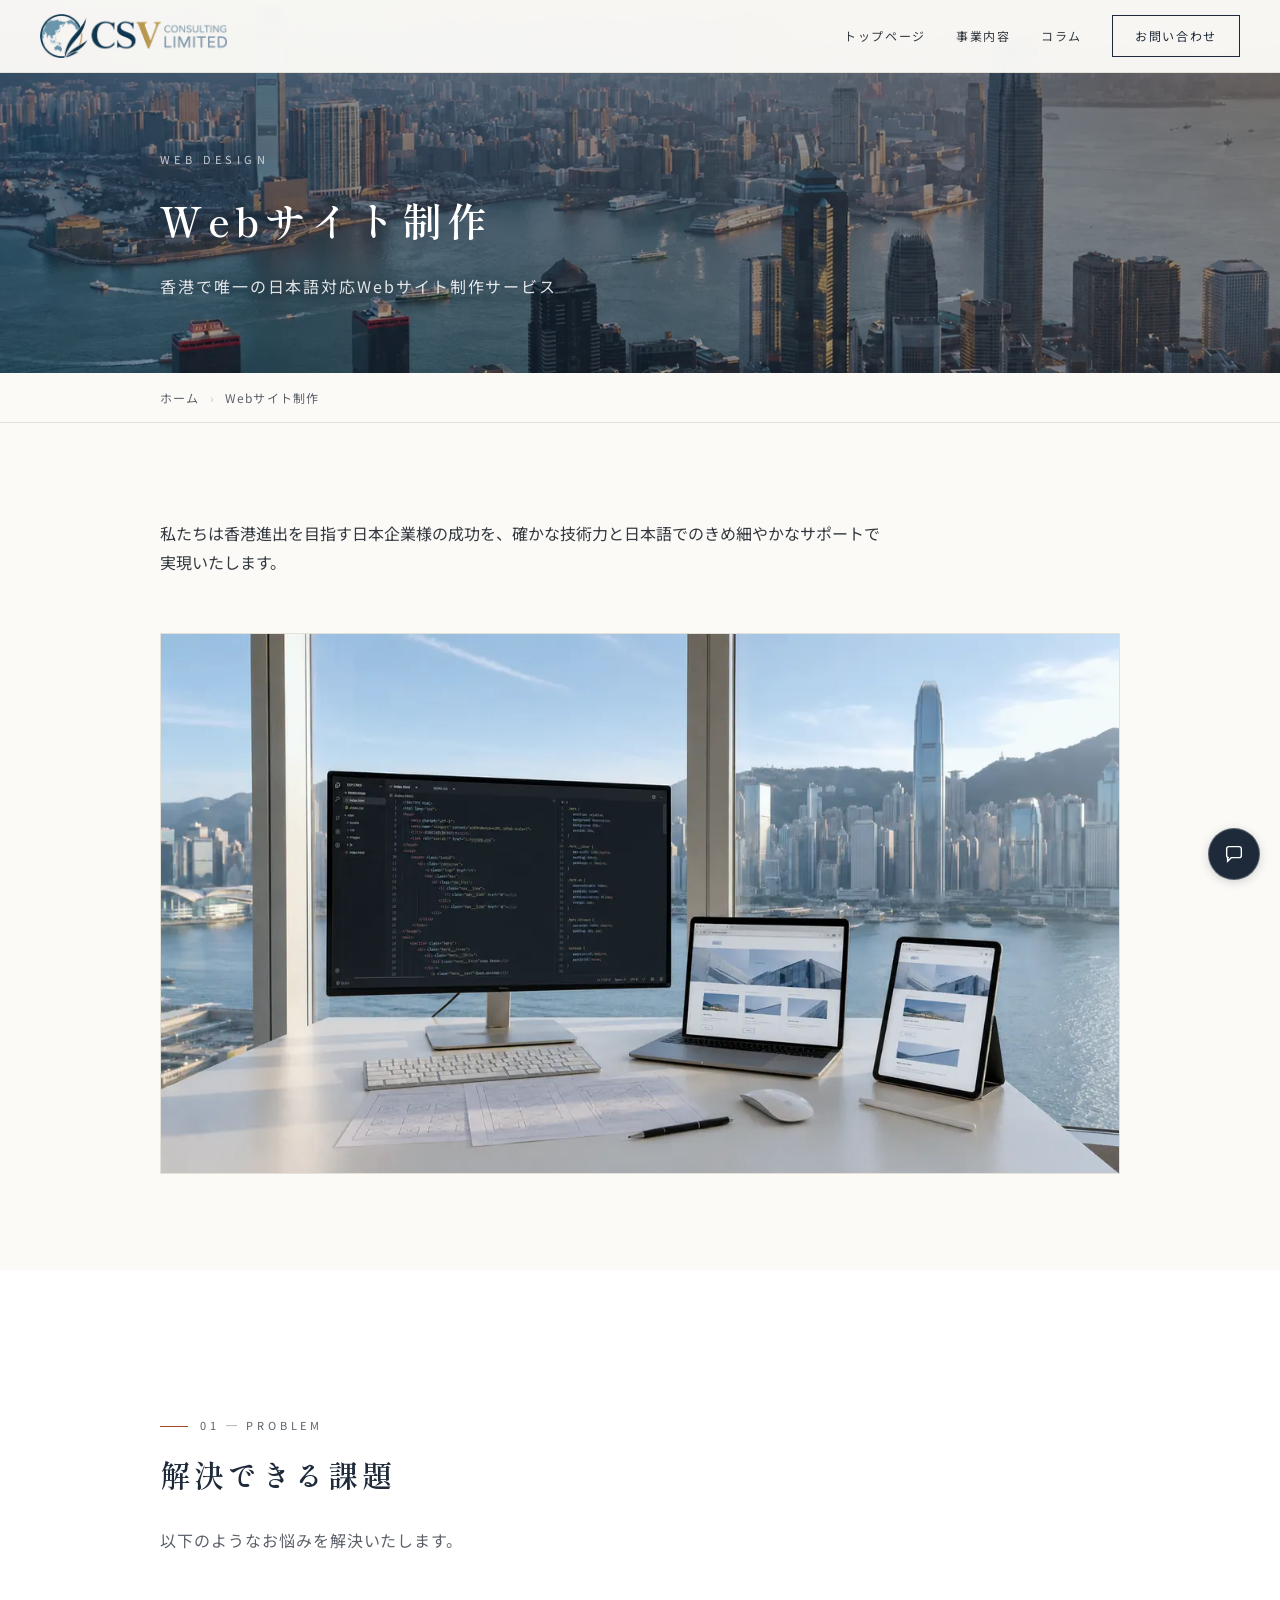
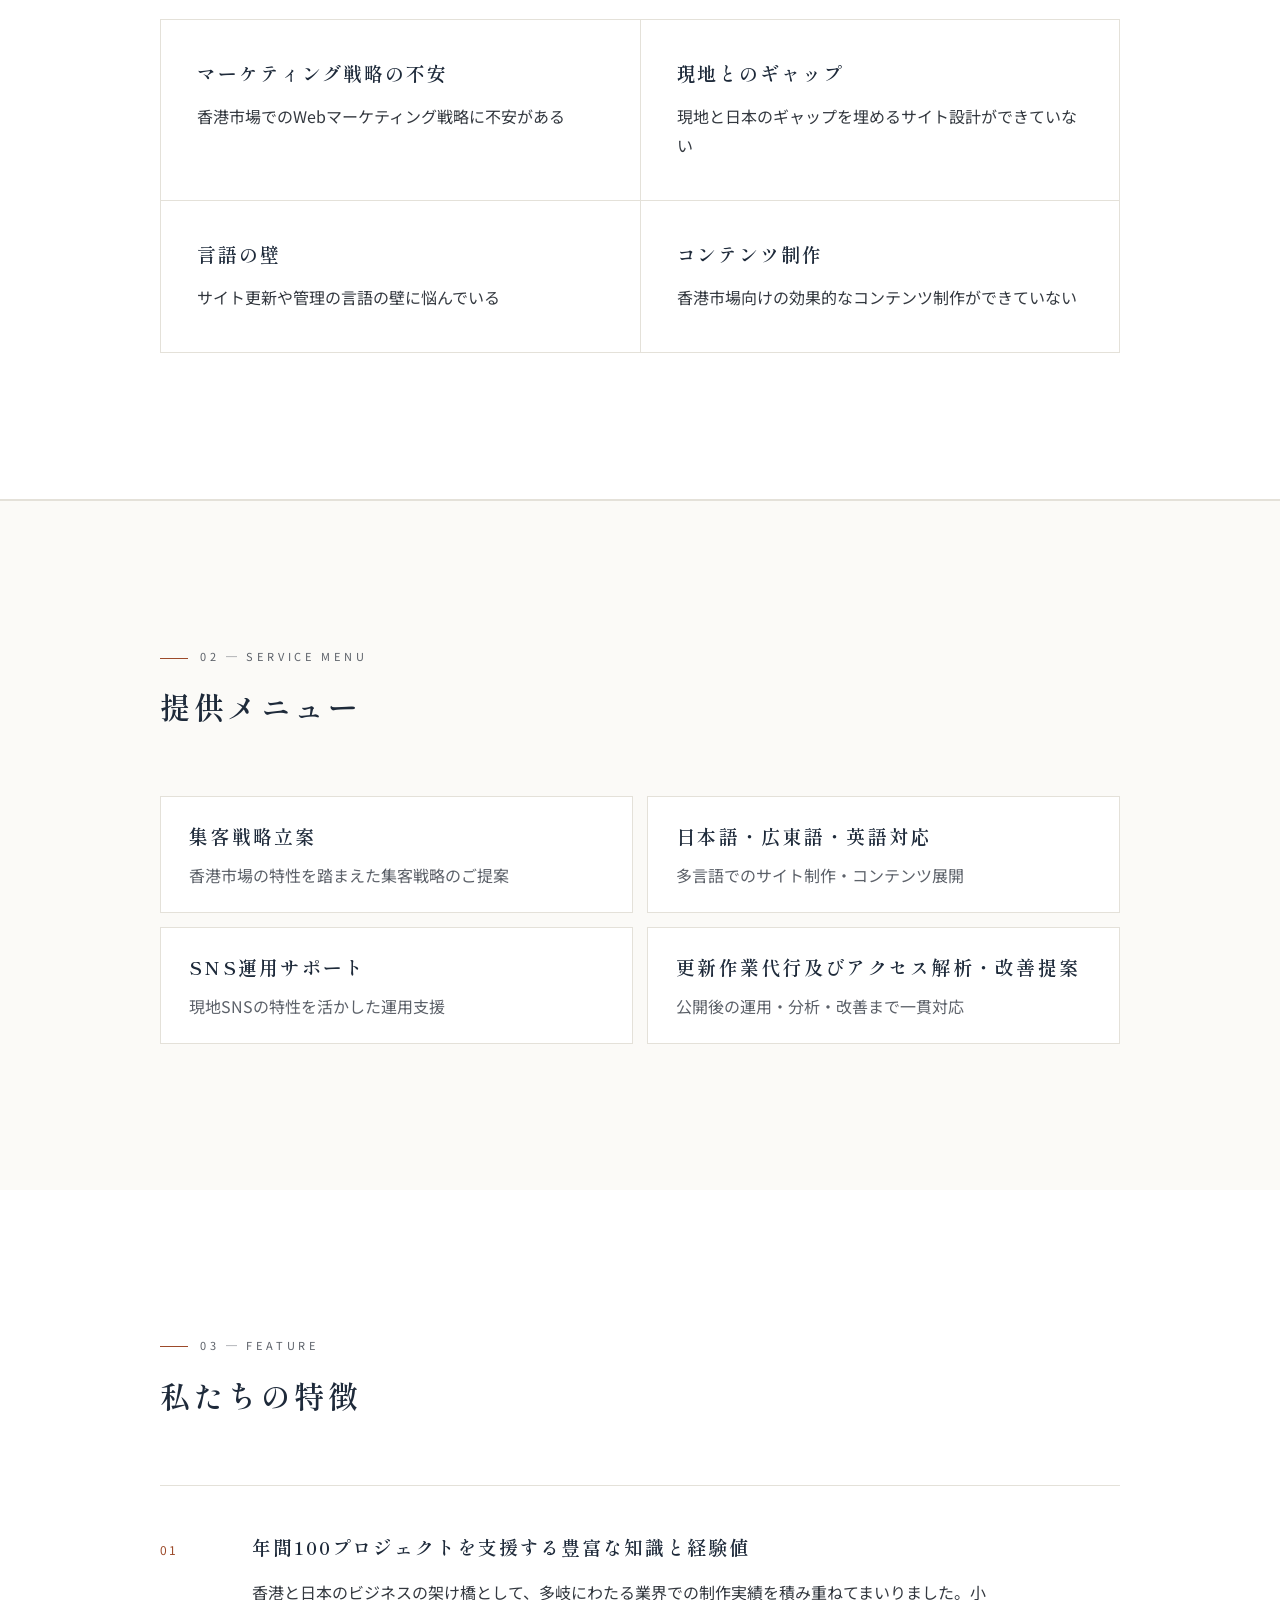
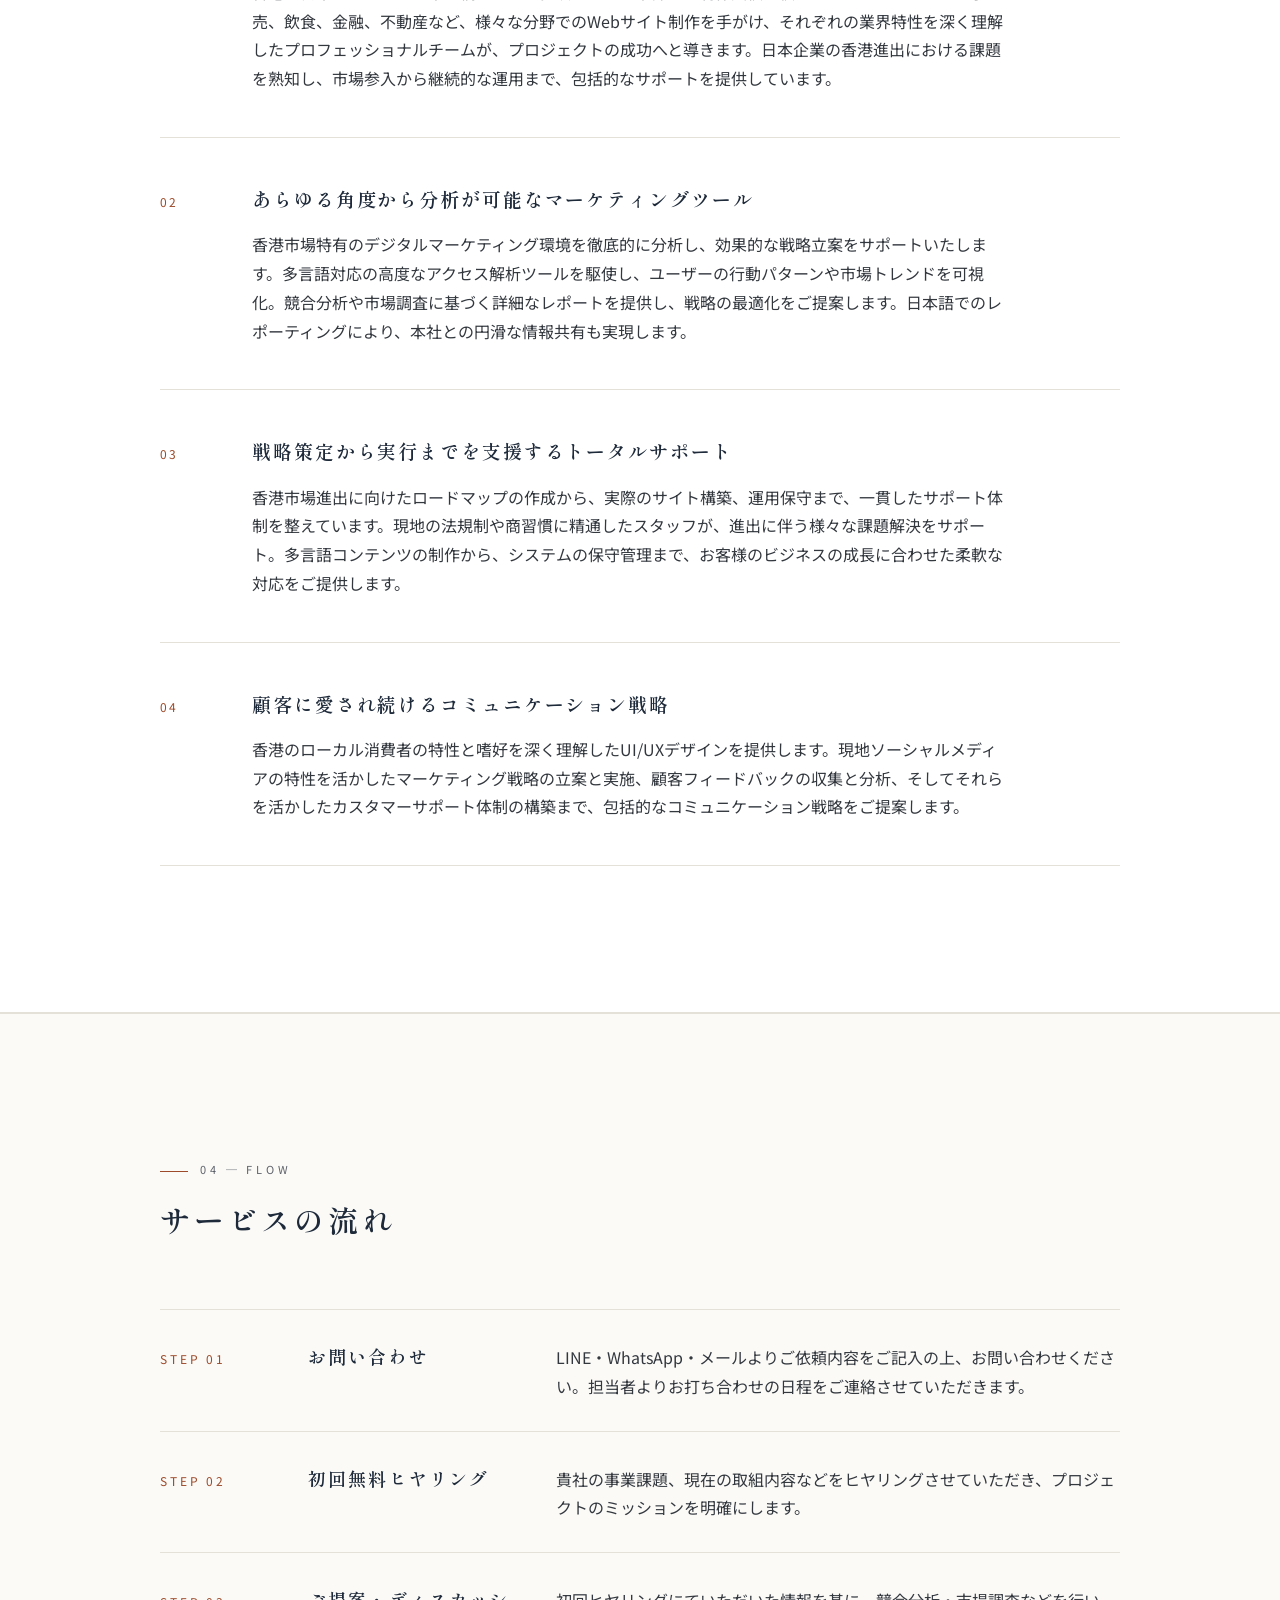
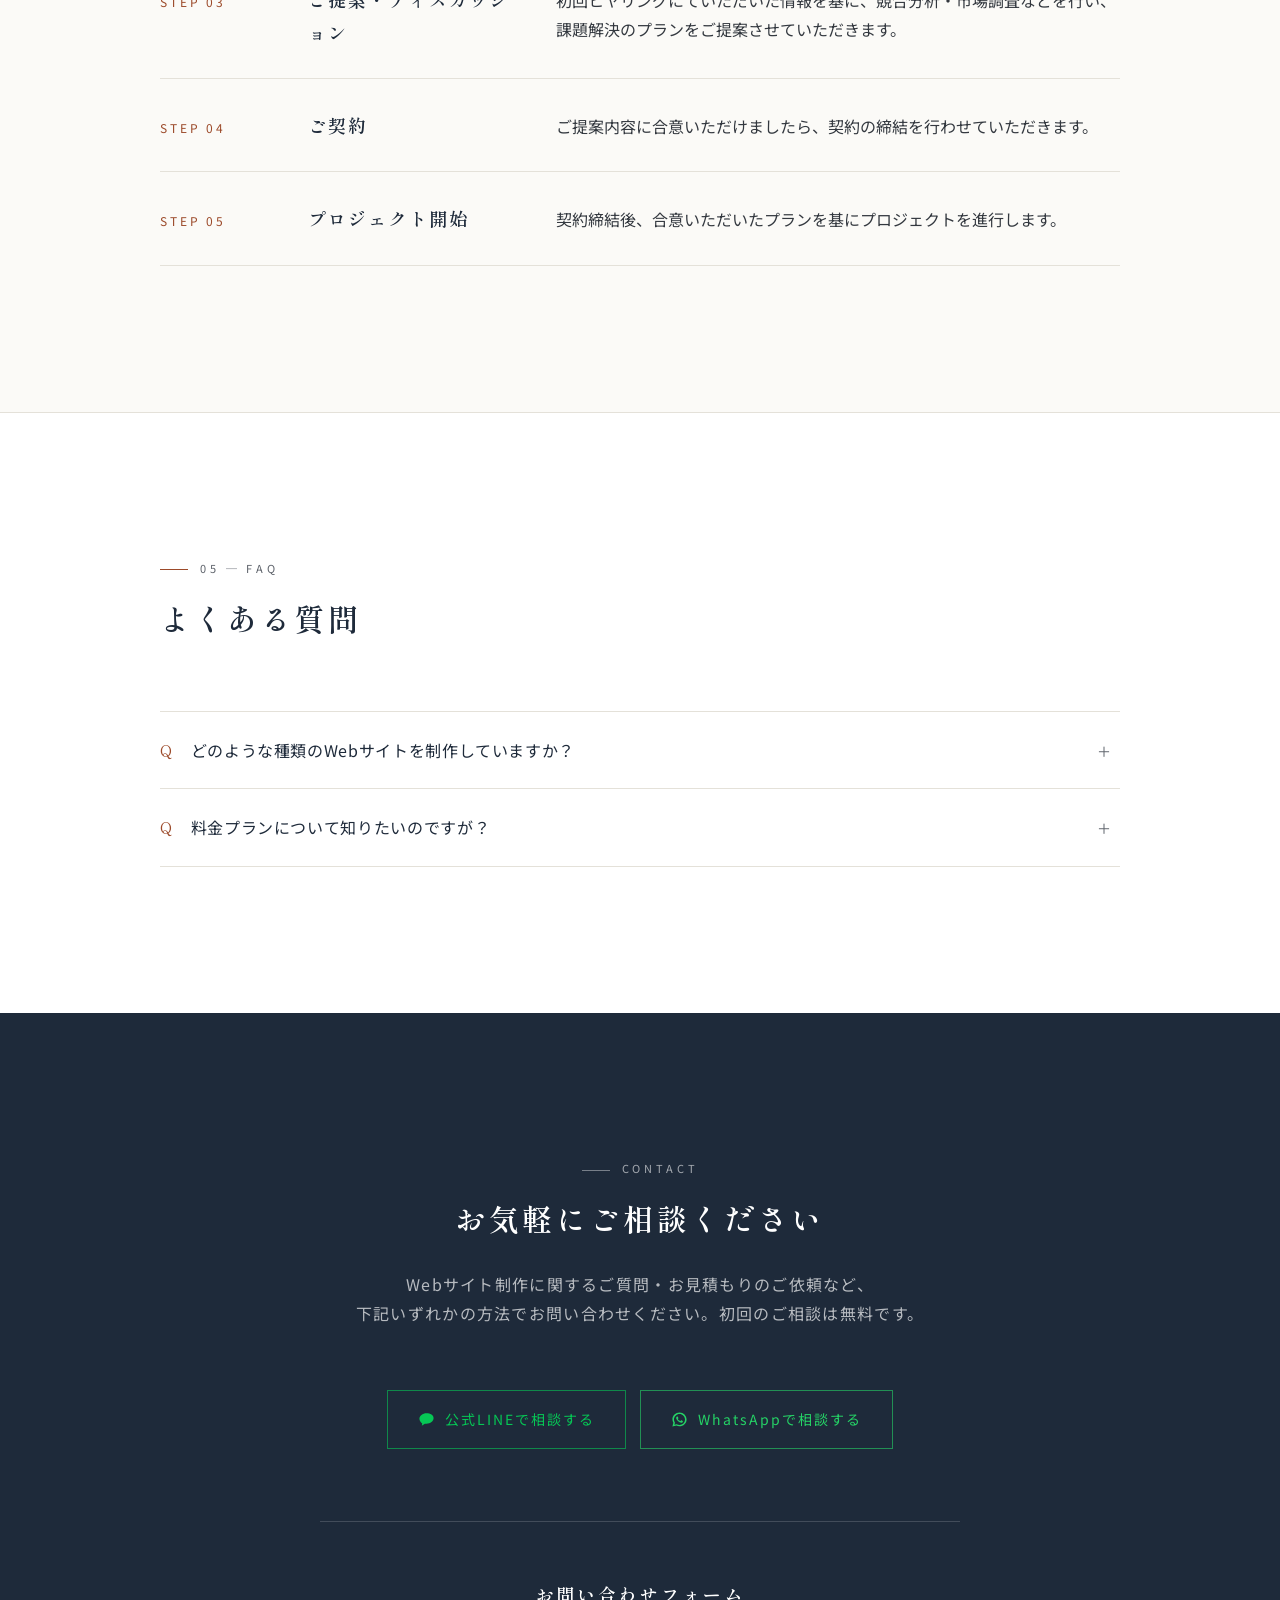
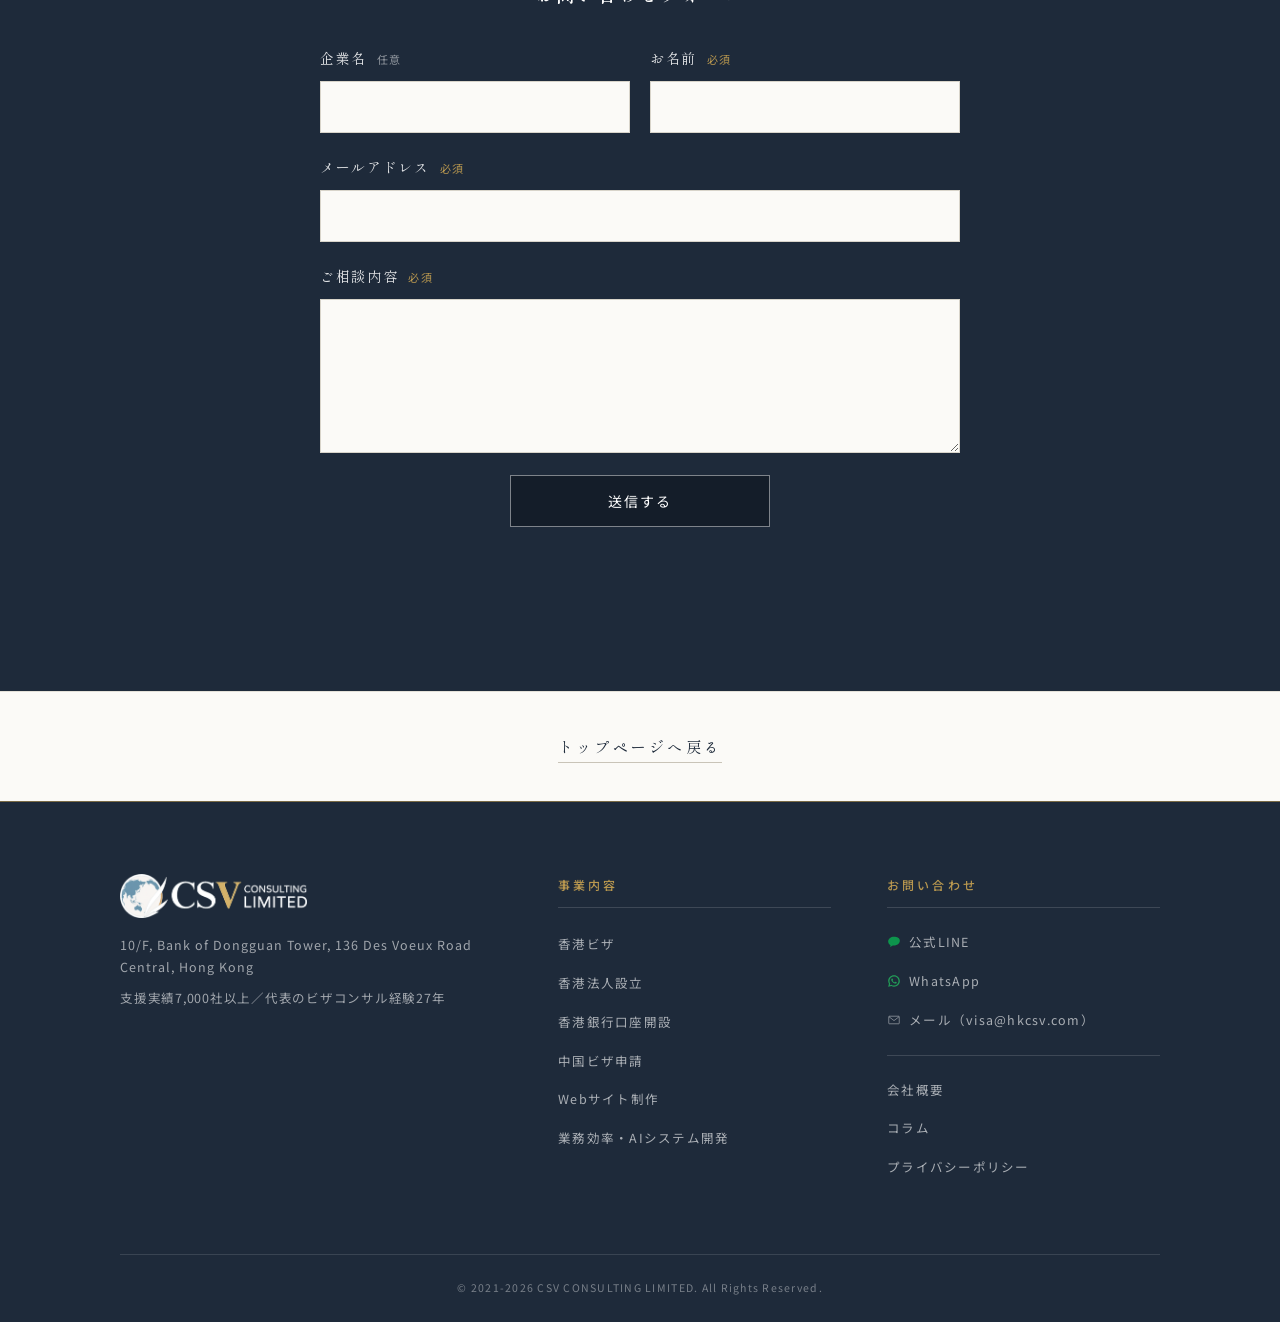
<file: services/web.html>
<!DOCTYPE html>
<html lang="ja">
<head>
<meta charset="UTF-8">
<meta name="viewport" content="width=device-width, initial-scale=1.0">
<!-- Google tag (gtag.js) -->
<script>
  window.dataLayer = window.dataLayer || [];
  function gtag(){dataLayer.push(arguments);}
  gtag('js', new Date());
  gtag('config', 'G-2SQB8SFXQP');
  window.addEventListener('load', function(){
    var s = document.createElement('script');
    s.async = true;
    s.src = 'https://www.googletagmanager.com/gtag/js?id=G-2SQB8SFXQP';
    document.head.appendChild(s);
  });
</script>

<title>Webサイト制作｜CSV CONSULTING LIMITED</title>
<meta name="description" content="香港進出企業向けのWebサイト制作を日本語でサポート。コーポレートサイト・ECサイトの制作から、日本語・広東語・英語の多言語対応、SNS運用、アクセス解析・改善提案まで一貫対応します。お見積もり無料。">

<!-- OGP -->
<meta property="og:type" content="article">
<meta property="og:site_name" content="CSV CONSULTING LIMITED">
<meta property="og:title" content="Webサイト制作｜CSV CONSULTING LIMITED">
<meta property="og:description" content="香港進出企業向けのWebサイト制作。多言語対応・SNS運用・アクセス解析まで日本語で一貫サポート。お見積もり無料。">
<meta property="og:url" content="https://hkcsv.com/services/web.html">
<meta property="og:image" content="https://hkcsv.com/images/ogp.jpg">
<meta property="og:locale" content="ja_JP">
<meta name="twitter:card" content="summary_large_image">
<link rel="canonical" href="https://hkcsv.com/services/web.html">

<link rel="icon" type="image/png" href="../images/favicon.png">
<link rel="apple-touch-icon" href="../images/favicon.png">

<link rel="preconnect" href="https://fonts.googleapis.com">
<link rel="preconnect" href="https://fonts.gstatic.com" crossorigin>
<link rel="preload" as="style" href="https://fonts.googleapis.com/css2?family=Shippori+Mincho:wght@500;600&family=Noto+Sans+JP:wght@400;500;600&display=swap">
<link href="https://fonts.googleapis.com/css2?family=Shippori+Mincho:wght@500;600&family=Noto+Sans+JP:wght@400;500;600&display=swap" rel="stylesheet" media="print" onload="this.media='all'">
<noscript><link href="https://fonts.googleapis.com/css2?family=Shippori+Mincho:wght@500;600&family=Noto+Sans+JP:wght@400;500;600&display=swap" rel="stylesheet"></noscript>

<link rel="stylesheet" href="../css/style.css">
<link rel="stylesheet" href="../css/service.css">
<link rel="stylesheet" href="../css/chat.css">
</head>
<body class="sv-page">

<header id="hd">
  <a class="brand" href="../index.html" aria-label="CSV CONSULTING LIMITED トップページへ"><img src="../images/logo.webp" alt="CSV CONSULTING LIMITED" width="391" height="92"></a>
  <nav aria-label="メインメニュー">
    <a href="../index.html">トップページ</a>
    <a href="../index.html#services">事業内容</a>
    <a href="../column/">コラム</a>
    <a href="#contact" class="nav-cta">お問い合わせ</a>
  </nav>
</header>

<!-- ページヒーロー -->
<div class="sv-hero">
  <div class="wrap">
    <p class="sv-hero-en">Web Design</p>
    <h1>Webサイト制作</h1>
    <p class="sv-hero-tag">香港で唯一の日本語対応Webサイト制作サービス</p>
  </div>
</div>

<!-- パンくず -->
<nav class="crumb" aria-label="パンくず">
  <div class="wrap">
    <a href="../index.html">ホーム</a>
    <span>Webサイト制作</span>
  </div>
</nav>

<!-- 導入 -->
<div class="sv-intro">
  <div class="wrap">
    <p class="rv">私たちは香港進出を目指す日本企業様の成功を、確かな技術力と日本語でのきめ細やかなサポートで実現いたします。</p>
    <figure class="sv-visual rv">
      <img src="../images/service-web.webp" alt="ビクトリアハーバーを望むオフィスでのWebサイト制作" width="1200" height="675" loading="lazy">
    </figure>
  </div>
</div>

<!-- 01 解決できる課題 -->
<section class="mv">
  <div class="wrap">
    <p class="label-en rv">01 ─ Problem</p>
    <h2 class="heading rv">解決できる課題</h2>
    <p class="lead rv">以下のようなお悩みを解決いたします。</p>
    <div class="prb-grid rv">
      <div class="prb">
        <h4>マーケティング戦略の不安</h4>
        <p>香港市場でのWebマーケティング戦略に不安がある</p>
      </div>
      <div class="prb">
        <h4>現地とのギャップ</h4>
        <p>現地と日本のギャップを埋めるサイト設計ができていない</p>
      </div>
      <div class="prb">
        <h4>言語の壁</h4>
        <p>サイト更新や管理の言語の壁に悩んでいる</p>
      </div>
      <div class="prb">
        <h4>コンテンツ制作</h4>
        <p>香港市場向けの効果的なコンテンツ制作ができていない</p>
      </div>
    </div>
  </div>
</section>

<!-- 02 提供メニュー -->
<section class="services">
  <div class="wrap">
    <p class="label-en rv">02 ─ Service Menu</p>
    <h2 class="heading rv">提供メニュー</h2>
    <div class="menu-list rv">
      <div class="menu-item"><b>集客戦略立案</b><span>香港市場の特性を踏まえた集客戦略のご提案</span></div>
      <div class="menu-item"><b>日本語・広東語・英語対応</b><span>多言語でのサイト制作・コンテンツ展開</span></div>
      <div class="menu-item"><b>SNS運用サポート</b><span>現地SNSの特性を活かした運用支援</span></div>
      <div class="menu-item"><b>更新作業代行及びアクセス解析・改善提案</b><span>公開後の運用・分析・改善まで一貫対応</span></div>
    </div>
  </div>
</section>

<!-- 03 特徴 -->
<section class="mv">
  <div class="wrap">
    <p class="label-en rv">03 ─ Feature</p>
    <h2 class="heading rv">私たちの特徴</h2>
    <div class="feat-list rv">
      <div class="feat">
        <span class="feat-no">01</span>
        <div>
          <h4>年間100プロジェクトを支援する豊富な知識と経験値</h4>
          <p>香港と日本のビジネスの架け橋として、多岐にわたる業界での制作実績を積み重ねてまいりました。小売、飲食、金融、不動産など、様々な分野でのWebサイト制作を手がけ、それぞれの業界特性を深く理解したプロフェッショナルチームが、プロジェクトの成功へと導きます。日本企業の香港進出における課題を熟知し、市場参入から継続的な運用まで、包括的なサポートを提供しています。</p>
        </div>
      </div>
      <div class="feat">
        <span class="feat-no">02</span>
        <div>
          <h4>あらゆる角度から分析が可能なマーケティングツール</h4>
          <p>香港市場特有のデジタルマーケティング環境を徹底的に分析し、効果的な戦略立案をサポートいたします。多言語対応の高度なアクセス解析ツールを駆使し、ユーザーの行動パターンや市場トレンドを可視化。競合分析や市場調査に基づく詳細なレポートを提供し、戦略の最適化をご提案します。日本語でのレポーティングにより、本社との円滑な情報共有も実現します。</p>
        </div>
      </div>
      <div class="feat">
        <span class="feat-no">03</span>
        <div>
          <h4>戦略策定から実行までを支援するトータルサポート</h4>
          <p>香港市場進出に向けたロードマップの作成から、実際のサイト構築、運用保守まで、一貫したサポート体制を整えています。現地の法規制や商習慣に精通したスタッフが、進出に伴う様々な課題解決をサポート。多言語コンテンツの制作から、システムの保守管理まで、お客様のビジネスの成長に合わせた柔軟な対応をご提供します。</p>
        </div>
      </div>
      <div class="feat">
        <span class="feat-no">04</span>
        <div>
          <h4>顧客に愛され続けるコミュニケーション戦略</h4>
          <p>香港のローカル消費者の特性と嗜好を深く理解したUI/UXデザインを提供します。現地ソーシャルメディアの特性を活かしたマーケティング戦略の立案と実施、顧客フィードバックの収集と分析、そしてそれらを活かしたカスタマーサポート体制の構築まで、包括的なコミュニケーション戦略をご提案します。</p>
        </div>
      </div>
    </div>
  </div>
</section>

<!-- 04 サービスの流れ -->
<section class="services">
  <div class="wrap">
    <p class="label-en rv">04 ─ Flow</p>
    <h2 class="heading rv">サービスの流れ</h2>
    <div class="flow-list rv">
      <div class="flow">
        <span class="flow-no">Step 01</span>
        <h4>お問い合わせ</h4>
        <p>LINE・WhatsApp・メールよりご依頼内容をご記入の上、お問い合わせください。担当者よりお打ち合わせの日程をご連絡させていただきます。</p>
      </div>
      <div class="flow">
        <span class="flow-no">Step 02</span>
        <h4>初回無料ヒヤリング</h4>
        <p>貴社の事業課題、現在の取組内容などをヒヤリングさせていただき、プロジェクトのミッションを明確にします。</p>
      </div>
      <div class="flow">
        <span class="flow-no">Step 03</span>
        <h4>ご提案・ディスカッション</h4>
        <p>初回ヒヤリングにていただいた情報を基に、競合分析・市場調査などを行い、課題解決のプランをご提案させていただきます。</p>
      </div>
      <div class="flow">
        <span class="flow-no">Step 04</span>
        <h4>ご契約</h4>
        <p>ご提案内容に合意いただけましたら、契約の締結を行わせていただきます。</p>
      </div>
      <div class="flow">
        <span class="flow-no">Step 05</span>
        <h4>プロジェクト開始</h4>
        <p>契約締結後、合意いただいたプランを基にプロジェクトを進行します。</p>
      </div>
    </div>
  </div>
</section>

<!-- 05 よくある質問 -->
<section class="faq">
  <div class="wrap">
    <p class="label-en rv">05 ─ FAQ</p>
    <h2 class="heading rv">よくある質問</h2>
    <div class="faq-list rv">
      <details>
        <summary>どのような種類のWebサイトを制作していますか？</summary>
        <p class="faq-a">コーポレートサイト、サービスサイト、ECサイトなど、香港進出企業様のニーズに合わせて幅広く制作しています。日本語・広東語・英語の多言語対応も可能です。</p>
      </details>
      <details>
        <summary>料金プランについて知りたいのですが？</summary>
        <p class="faq-a">固定のプランがないため、お客様の課題や取り組み内容によって金額が変わってくるため、ヒヤリングの上ご提案をさせていただく際にお見積もりを提出させていただきます。</p>
      </details>
    </div>
  </div>
</section>

<!-- お問い合わせ -->
<section class="contact" id="contact">
  <div class="wrap">
    <p class="label-en rv">Contact</p>
    <h2 class="heading rv">お気軽にご相談ください</h2>
    <p class="contact-lead rv">Webサイト制作に関するご質問・お見積もりのご依頼など、<br>下記いずれかの方法でお問い合わせください。初回のご相談は無料です。</p>
    <div class="contact-btns rv">
      <a class="cbtn cbtn-line" href="https://lin.ee/SfcBcLM" target="_blank" rel="noopener"><svg viewBox="0 0 24 24" aria-hidden="true"><path d="M12 3C6.48 3 2 6.66 2 11.1c0 2.63 1.57 4.96 4.01 6.44-.11.62-.52 2.1-.6 2.43-.09.4.15.5.44.36.36-.17 2.73-1.81 3.74-2.5.78.11 1.58.17 2.41.17 5.52 0 10-3.66 10-8.1S17.52 3 12 3z"/></svg>公式LINEで相談する</a>
      <a class="cbtn cbtn-wa" href="https://api.whatsapp.com/send/?phone=85295750123&text&type=phone_number&app_absent=0" target="_blank" rel="noopener"><svg viewBox="0 0 24 24" aria-hidden="true"><path d="M12 2C6.49 2 2 6.36 2 11.72c0 1.72.47 3.4 1.35 4.88L2 22l5.55-1.42c1.35.72 2.89 1.1 4.45 1.1 5.51 0 10-4.36 10-9.72S17.51 2 12 2zm0 17.8c-1.4 0-2.77-.37-3.96-1.06l-.28-.17-2.95.76.79-2.84-.19-.29c-.78-1.23-1.19-2.65-1.19-4.12 0-4.32 3.5-7.83 7.78-7.83s7.78 3.51 7.78 7.83-3.5 7.72-7.78 7.72zm4.27-5.86c-.23-.12-1.38-.68-1.6-.76-.21-.08-.37-.12-.52.12-.16.23-.6.76-.74.91-.13.16-.27.18-.5.06-.23-.12-.99-.36-1.88-1.16-.7-.62-1.17-1.39-1.3-1.62-.14-.23-.02-.36.1-.47.11-.1.24-.27.35-.41.12-.14.16-.23.24-.39.08-.16.04-.29-.02-.41-.06-.12-.52-1.26-.72-1.72-.19-.45-.38-.39-.52-.4h-.45c-.16 0-.41.06-.63.29-.21.23-.82.8-.82 1.95s.84 2.26.96 2.42c.12.16 1.65 2.52 4 3.53.56.24 1 .39 1.34.5.56.18 1.07.15 1.48.09.45-.07 1.38-.56 1.58-1.11.19-.55.19-1.01.14-1.11-.06-.1-.21-.16-.44-.28z"/></svg>WhatsAppで相談する</a>
    </div>

    <div class="cform-wrap rv">
      <p class="cform-title">お問い合わせフォーム</p>
      <form class="cform" novalidate>
        <div class="cform-row">
          <label>企業名<small>任意</small>
            <input type="text" name="company" autocomplete="organization">
          </label>
          <label>お名前<small class="req">必須</small>
            <input type="text" name="name" required autocomplete="name">
          </label>
        </div>
        <label>メールアドレス<small class="req">必須</small>
          <input type="email" name="email" required autocomplete="email">
        </label>
        <label>ご相談内容<small class="req">必須</small>
          <textarea name="message" rows="5" required></textarea>
        </label>
        <div class="cform-hp" aria-hidden="true">
          <label>会社URL<input type="text" name="company_url" tabindex="-1" autocomplete="off"></label>
        </div>
        <button type="submit" class="cform-send">送信する</button>
        <p class="cform-note" role="status" aria-live="polite"></p>
      </form>
    </div>
  </div>
</section>

<div class="back-home">
  <div class="wrap"><a href="../index.html">トップページへ戻る</a></div>
</div>

<footer>
  <div class="ft-grid">
    <div class="ft-col">
      <img class="ft-logo" src="../images/logo-white.webp" alt="CSV CONSULTING LIMITED" width="391" height="92">
      <p class="ft-addr">10/F, Bank of Dongguan Tower, 136 Des Voeux Road Central, Hong Kong</p>
      <p class="ft-note">支援実績7,000社以上／代表のビザコンサル経験27年</p>
    </div>
    <nav class="ft-col" aria-label="事業内容">
      <h3>事業内容</h3>
      <ul>
        <li><a href="visa.html">香港ビザ</a></li>
        <li><a href="company.html">香港法人設立</a></li>
        <li><a href="bank.html">香港銀行口座開設</a></li>
        <li><a href="china-visa.html">中国ビザ申請</a></li>
        <li><a href="web.html">Webサイト制作</a></li>
        <li><a href="ai.html">業務効率・AIシステム開発</a></li>
      </ul>
    </nav>
    <nav class="ft-col" aria-label="お問い合わせ・その他">
      <h3>お問い合わせ</h3>
      <ul>
        <li><a class="ft-ic ft-ic-line" href="https://lin.ee/SfcBcLM" target="_blank" rel="noopener"><svg viewBox="0 0 24 24" aria-hidden="true"><path d="M12 3C6.48 3 2 6.66 2 11.1c0 2.63 1.57 4.96 4.01 6.44-.11.62-.52 2.1-.6 2.43-.09.4.15.5.44.36.36-.17 2.73-1.81 3.74-2.5.78.11 1.58.17 2.41.17 5.52 0 10-3.66 10-8.1S17.52 3 12 3z"/></svg>公式LINE</a></li>
        <li><a class="ft-ic ft-ic-wa" href="https://api.whatsapp.com/send/?phone=85295750123&text&type=phone_number&app_absent=0" target="_blank" rel="noopener"><svg viewBox="0 0 24 24" aria-hidden="true"><path d="M12 2C6.49 2 2 6.36 2 11.72c0 1.72.47 3.4 1.35 4.88L2 22l5.55-1.42c1.35.72 2.89 1.1 4.45 1.1 5.51 0 10-4.36 10-9.72S17.51 2 12 2zm0 17.8c-1.4 0-2.77-.37-3.96-1.06l-.28-.17-2.95.76.79-2.84-.19-.29c-.78-1.23-1.19-2.65-1.19-4.12 0-4.32 3.5-7.83 7.78-7.83s7.78 3.51 7.78 7.83-3.5 7.72-7.78 7.72zm4.27-5.86c-.23-.12-1.38-.68-1.6-.76-.21-.08-.37-.12-.52.12-.16.23-.6.76-.74.91-.13.16-.27.18-.5.06-.23-.12-.99-.36-1.88-1.16-.7-.62-1.17-1.39-1.3-1.62-.14-.23-.02-.36.1-.47.11-.1.24-.27.35-.41.12-.14.16-.23.24-.39.08-.16.04-.29-.02-.41-.06-.12-.52-1.26-.72-1.72-.19-.45-.38-.39-.52-.4h-.45c-.16 0-.41.06-.63.29-.21.23-.82.8-.82 1.95s.84 2.26.96 2.42c.12.16 1.65 2.52 4 3.53.56.24 1 .39 1.34.5.56.18 1.07.15 1.48.09.45-.07 1.38-.56 1.58-1.11.19-.55.19-1.01.14-1.11-.06-.1-.21-.16-.44-.28z"/></svg>WhatsApp</a></li>
        <li><a class="ft-ic ft-ic-mail" href="mailto:visa@hkcsv.com?subject=%E3%81%8A%E5%95%8F%E3%81%84%E5%90%88%E3%82%8F%E3%81%9B%28%E3%82%B5%E3%82%A4%E3%83%88%E3%82%88%E3%82%8A%29"><svg viewBox="0 0 24 24" aria-hidden="true" class="ic-mail"><rect x="3" y="5.5" width="18" height="13" rx="1"/><path d="M3.5 6.5 12 13l8.5-6.5"/></svg>メール（visa@hkcsv.com）</a></li>
        <li class="ft-sep"><a href="../about.html">会社概要</a></li>
        <li><a href="../column/">コラム</a></li>
        <li><a href="../privacy.html">プライバシーポリシー</a></li>
      </ul>
    </nav>
  </div>
  <span class="ft-c">© 2021-2026 CSV CONSULTING LIMITED. All Rights Reserved.</span>
</footer>

<script src="../js/service.js" defer></script>
<script src="../js/chat.js" defer></script>
<script src="../js/backtop.js" defer></script>
<script src="../js/contact-form.js" defer></script>
</body>
</html>
</file>
<file: css/style.css>
/* ============================================================
   CSV CONSULTING LIMITED — コーポレートサイト
   配色：濃紺 #1e2a3a ／ 生成り #fbfaf7 ／ 銅色 #9c4a2a（控えめ）
   書体：見出し Shippori Mincho ／ 本文 Noto Sans JP
   ============================================================ */

*, *::before, *::after { margin:0; padding:0; box-sizing:border-box; }

:root{
  --paper:#fbfaf7;
  --white:#ffffff;
  --ink:#1e2a3a;
  --text:#33383f;
  --sub:#5c6169;
  --line:#e4e1d9;
  --accent:#9c4a2a;
  --mincho:'Shippori Mincho', 'Hiragino Mincho ProN', serif;
  --gothic:'Noto Sans JP', 'Hiragino Kaku Gothic ProN', sans-serif;
}

html{ scroll-behavior:smooth; }
body{
  font-family:var(--gothic);
  font-weight:400;
  color:var(--text);
  background:var(--paper);
  font-size:16px;
  line-height:1.8;
  -webkit-font-smoothing:antialiased;
}

a:focus-visible, button:focus-visible, summary:focus-visible{
  outline:2px solid var(--accent);
  outline-offset:3px;
}

/* ========== 共通 ========== */
.wrap{ max-width:1040px; margin:0 auto; padding:0 40px; }
section{ padding:146px 0; scroll-margin-top:64px; }

.label-en{
  font-size:11px;
  letter-spacing:.35em;
  color:var(--sub);
  text-transform:uppercase;
  margin-bottom:14px;
}
.label-en::before{
  content:"";
  display:inline-block;
  width:28px; height:1px;
  background:var(--accent);
  vertical-align:middle;
  margin-right:12px;
}
.heading{
  font-family:var(--mincho);
  font-weight:600;
  font-size:clamp(22px,2.6vw,30px);
  letter-spacing:.12em;
  color:var(--ink);
  line-height:1.7;
}
.lead{
  margin-top:26px;
  font-size:16px;
  color:var(--sub);
  letter-spacing:.06em;
  max-width:560px;
}

/* ========== ヘッダー ========== */
/* ヘッダーは常に白背景・通常色（スクロール切替は2026-10-16に廃止） */
header{
  position:fixed; top:0; left:0; width:100%;
  z-index:50;
  display:flex; justify-content:space-between; align-items:center;
  padding:14px 40px;
  background:#fbfaf7;
  box-shadow:0 1px 0 var(--line);
}
.brand{
  font-family:var(--mincho);
  font-size:25px;
  font-weight:700;
  letter-spacing:.3em;
  color:var(--ink);
  text-decoration:none;
  transition:color .4s;
}
.brand small{
  display:block;
  font-family:var(--gothic);
  font-size:11.5px;
  font-weight:400;
  letter-spacing:.28em;
  color:var(--sub);
  transition:color .4s;
}

/* 画像ロゴ（常時通常版） */
.brand img{ display:block; height:46px; width:auto; }
.sv-page .brand img{ height:44px; }
.ft-logo{ display:block; height:44px; width:auto; }

header nav{ display:flex; gap:30px; align-items:center; }
header nav a{
  font-size:12px;
  letter-spacing:.14em;
  color:var(--text);
  text-decoration:none;
  transition:color .3s;
}
header nav a:hover{ color:var(--accent); }
.nav-cta{
  border:1px solid var(--ink);
  color:var(--ink);
  padding:9px 22px;
}
.nav-cta:hover{ background:var(--ink); border-color:var(--ink); color:#fff !important; }

/* ハンバーガー（スマホのみ表示） */
.menu-btn{
  display:none;
  width:44px; height:44px;
  background:none; border:none; cursor:pointer;
  position:relative; z-index:70;
}
.menu-btn span{
  display:block;
  width:24px; height:1px;
  background:var(--ink);
  margin:8px auto 0;
  transition:transform .35s ease, background .35s ease;
}
.menu-btn span:first-child{ margin-top:0; }
.menu-btn.open span{ background:var(--ink); }
.menu-btn.open span:first-child{ transform:translateY(4.5px) rotate(24deg); }
.menu-btn.open span:last-child{ transform:translateY(-4.5px) rotate(-24deg); }

/* スマホ用メニューパネル */
.sp-menu{
  position:fixed; inset:0;
  z-index:60;
  background:rgba(251,250,247,.98);
  display:none; align-items:center; justify-content:center;
}
.sp-menu.open{ display:flex; animation:menuFade .3s ease; }
@keyframes menuFade{ from{ opacity:0; } to{ opacity:1; } }
.sp-menu nav{ display:flex; flex-direction:column; gap:26px; text-align:center; }
.sp-menu a{
  font-family:var(--mincho);
  font-size:17px; letter-spacing:.2em;
  color:var(--ink); text-decoration:none;
}
.sp-menu .sp-cta{
  margin-top:10px;
  border:1px solid var(--ink);
  padding:13px 40px;
  font-size:14px;
}

/* ========== 固定背景（朝の香港） ========== */
/* 背景写真を画面に固定し、白いコンテンツがその上を流れる。
   clip-path で切り抜いた中に position:fixed の背景層を置く方式
   （background-attachment:fixed が効かないiOS等でも動作する）。 */
.hero, .band{
  position:relative;
  overflow:hidden;
  clip-path:inset(0);
  z-index:0;
}
.hero::after, .band::after{
  content:""; position:fixed; inset:0; z-index:-2;
  background-size:cover;
  background-position:center;
  pointer-events:none;
}

/* ── ヒーロー：朝日を浴びる香港のビル群（俯瞰） ── */
.hero{
  height:100vh; min-height:640px;
  display:flex; align-items:center;
}
.hero::after{
  background-image:url('../images/hero-morning.webp');
  background-position:center 55%;
  z-index:-3;  /* 背景動画(-2)の下。動画未読込時はこの静止画が見える */
}
/* ヒーロー背景動画（PC/スマホ共通。srcはJSがページ読込完了後に注入する） */
.hero-video{
  position:fixed; inset:0; z-index:-2;
  width:100%; height:100%;
  object-fit:cover; object-position:center 55%;
  pointer-events:none;
  opacity:0; transition:opacity 1.2s ease;
}
.hero-video.playing{ opacity:1; }
@media (prefers-reduced-motion: reduce){
  .hero-video{ display:none; }
}
.hero::before{
  content:""; position:absolute; inset:0; z-index:-1;
  background:
    linear-gradient(160deg, rgba(24,34,48,.42) 0%, rgba(24,34,48,.18) 50%, rgba(156,74,42,.08) 100%),
    linear-gradient(180deg, rgba(24,34,48,.28), transparent 30%),
    linear-gradient(0deg, rgba(24,34,48,.30), transparent 34%);
}
.hero-inner{
  position:relative; z-index:2;
  width:100%; max-width:1040px;
  margin:0 auto; padding:0 40px;
}
.hero-en{
  font-size:11px; letter-spacing:.5em;
  color:rgba(255,255,255,.78);
  text-transform:uppercase;
  margin-bottom:28px;
}
.hero h1{
  font-family:var(--mincho);
  font-weight:600;
  font-size:clamp(34px,5.4vw,60px);
  color:#fff;
  letter-spacing:.14em;
  line-height:1.6;
  text-shadow:0 1px 24px rgba(20,28,40,.45);
}
.hero-sub{
  margin-top:22px;
  font-size:16px; letter-spacing:.22em;
  color:rgba(255,255,255,.88);
  text-shadow:0 1px 12px rgba(20,28,40,.4);
}
.hero-foot{
  position:absolute; bottom:36px; left:0; width:100%;
  z-index:2;
}
.hero-foot .wrap{ display:flex; justify-content:space-between; align-items:flex-end; }
.hero-note{ font-size:16px; letter-spacing:.14em; color:rgba(255,255,255,.85); }
.hero-scroll{
  font-size:10px; letter-spacing:.3em;
  color:rgba(255,255,255,.55);
  text-transform:uppercase;
  writing-mode:vertical-rl;
  display:flex; align-items:center; gap:10px;
}
.hero-scroll::after{
  content:""; width:1px; height:44px;
  background:linear-gradient(180deg, rgba(255,255,255,.7), transparent);
}

/* ── 帯：朝の香港（構図違い） ── */
.band{
  height:52vh; min-height:360px;
  display:flex; align-items:center; justify-content:center;
}
.band-gold::after{
  background-image:url('../images/band-immigration.webp');
  background-position:center 42%;
}
.band-gold::before{
  content:""; position:absolute; inset:0; z-index:-1;
  background:linear-gradient(180deg, rgba(30,42,58,.33), rgba(30,42,58,.45));
}
.band-blue::after{
  background-image:url('../images/band-blue.webp');
  background-position:center 45%;
}
.band-blue::before{
  content:""; position:absolute; inset:0; z-index:-1;
  background:linear-gradient(180deg, rgba(30,42,58,.40), rgba(30,42,58,.52));
}
.band-word{
  position:relative; z-index:2;
  font-family:var(--mincho);
  font-weight:600;
  font-size:clamp(18px,2.4vw,26px);
  letter-spacing:.3em;
  color:var(--ink);
  text-shadow:0 1px 20px rgba(20,28,40,.55);
  text-align:center;
  line-height:2.2;
  padding:0 24px;
}
.band-word small{
  display:block;
  font-family:var(--gothic);
  font-size:12px; font-weight:400;
  letter-spacing:.46em;
  color:rgba(255,255,255,.7);
  text-transform:uppercase;
  margin-top:14px;
}

/* スマホは軽量な画像に切り替え */
@media (max-width:768px){
  .hero::after{ background-image:url('../images/hero-morning-sp.webp'); }
  .band-gold::after{ background-image:url('../images/band-immigration-sp.webp'); }
  .band-blue::after{ background-image:url('../images/band-blue-sp.webp'); }
}

/* ========== ミッション・ビジョン ========== */
.mv{ background:var(--white); border-bottom:1px solid var(--line); }
.mv-grid{
  display:grid; grid-template-columns:1fr 1fr;
  border-top:1px solid var(--line);
  margin-top:67px;
}
.mv-item{ padding:56px 48px 8px 0; }
.mv-item + .mv-item{ border-left:1px solid var(--line); padding-left:48px; padding-right:0; }
.mv-item h3{
  font-family:var(--mincho);
  font-size:20px; font-weight:600;
  letter-spacing:.18em; color:var(--ink);
  margin-bottom:16px;
}
.mv-item p{ font-size:16px; }

/* ========== 数字 ========== */
.nums{ background:var(--white); padding:100px 0 146px; }
.nums-grid{ display:grid; grid-template-columns:repeat(4,1fr); border:1px solid var(--line); }
.num{ padding:40px 20px; text-align:center; }
.num + .num{ border-left:1px solid var(--line); }
.num-v{
  font-family:var(--mincho);
  font-size:40px; font-weight:600;
  color:var(--ink); letter-spacing:.04em; line-height:1.2;
  font-variant-numeric:tabular-nums;
}
.num-v span{ font-size:16px; margin-left:2px; }
.num-l{ margin-top:10px; font-size:13px; letter-spacing:.12em; color:var(--sub); }

/* ========== 代表挨拶 ========== */
.message{ background:var(--paper); }
.msg-grid{ display:grid; grid-template-columns:340px 1fr; gap:64px; align-items:start; }
.msg-photo{
  background:#edeae3;
  border:1px solid var(--line);
  height:420px;
  display:flex; align-items:center; justify-content:center;
  font-size:12px; color:var(--sub); letter-spacing:.14em;
  text-align:center; line-height:2.4;
}
.msg-photo small{ font-size:10px; color:#a9ada9; }
.msg-photo img{ width:100%; height:100%; object-fit:cover; object-position:center 18%; display:block; }
.msg-body h3{
  font-family:var(--mincho);
  font-size:24px; font-weight:600;
  letter-spacing:.14em; color:var(--ink);
  margin:16px 0 36px;
}
.msg-body p{ font-size:16px; margin-bottom:22px; }
.msg-sign{
  margin-top:34px; padding-top:22px;
  border-top:1px solid var(--line);
  font-size:13px; color:var(--sub); letter-spacing:.1em;
}
.msg-sign strong{
  display:block;
  font-family:var(--mincho);
  font-size:19px; font-weight:600;
  color:var(--ink); letter-spacing:.2em;
  margin-top:6px;
}

/* ========== 強み ========== */
.strength{ background:var(--white); border-top:1px solid var(--line); }
.str-grid{ margin-top:78px; display:grid; grid-template-columns:repeat(3,1fr); border-top:1px solid var(--line); }
.str{ padding:40px 36px 0 0; }
.str + .str{ border-left:1px solid var(--line); padding-left:36px; }
.str h4{
  font-family:var(--mincho);
  font-size:19px; font-weight:600;
  letter-spacing:.1em; color:var(--ink);
  margin-bottom:14px;
}
.str p{ font-size:16px; }

/* ========== サービス ========== */
.services{ background:var(--paper); border-top:1px solid var(--line); }
.svc-list{ margin-top:78px; border-top:1px solid var(--line); }
.svc{
  display:grid;
  grid-template-columns:56px 260px 1fr;
  gap:32px; align-items:baseline;
  padding:34px 0;
  border-bottom:1px solid var(--line);
}
.svc-no{ font-size:12px; letter-spacing:.2em; color:var(--accent); }
.svc h4{
  font-family:var(--mincho);
  font-size:19px; font-weight:600;
  letter-spacing:.1em; color:var(--ink);
}
.svc h4 small{
  display:block;
  font-family:var(--gothic);
  font-size:10px; font-weight:400;
  letter-spacing:.2em; color:var(--sub);
  text-transform:uppercase;
  margin-top:6px;
}
.svc-desc{ font-size:16px; }
.svc-tags{ margin-top:10px; display:flex; flex-wrap:wrap; gap:8px; }
.svc-tags span{
  font-size:12px; letter-spacing:.06em;
  color:var(--sub);
  border:1px solid var(--line);
  background:var(--white);
  padding:4px 12px;
}
.svc-more{
  display:inline-block; margin-top:16px;
  font-size:13px; letter-spacing:.14em;
  color:var(--ink); text-decoration:none;
  border-bottom:1px solid #c9c4b8; padding-bottom:2px;
  transition:color .3s, border-color .3s;
}
.svc-more::after{ content:"→"; margin-left:8px; }
.svc-more:hover{ color:var(--accent); border-color:var(--accent); }

/* ========== FAQ ========== */
.faq{ background:var(--white); border-top:1px solid var(--line); }
.faq-list{ margin-top:67px; border-top:1px solid var(--line); }
.faq details{ border-bottom:1px solid var(--line); }
.faq summary{
  list-style:none; cursor:pointer;
  padding:24px 8px 24px 0;
  display:flex; align-items:baseline; gap:18px;
  font-size:16px; letter-spacing:.04em; color:var(--ink);
}
.faq summary::-webkit-details-marker{ display:none; }
.faq summary::before{
  content:"Q";
  font-family:var(--mincho);
  font-size:16px; color:var(--accent);
  flex-shrink:0;
}
.faq summary::after{
  content:"＋"; margin-left:auto; color:var(--sub); font-size:14px; flex-shrink:0; padding-left:16px;
}
.faq details[open] summary::after{ content:"－"; }
.faq-a{ padding:0 8px 26px 33px; font-size:16px; }

/* ========== お知らせ ========== */
.news{ background:var(--paper); border-top:1px solid var(--line); }
.news-list{ margin-top:62px; border-top:1px solid var(--line); }
.news-row{
  display:grid; grid-template-columns:120px 1fr; gap:28px;
  padding:20px 0;
  border-bottom:1px solid var(--line);
  font-size:16px;
}
.news-row time{ color:var(--sub); letter-spacing:.08em; }
.news-row a{
  color:inherit;
  text-decoration:underline;
  text-underline-offset:4px;
  text-decoration-color:rgba(184,151,79,.45);
  transition:color .3s;
}
.news-row a:hover{ color:#b8974f; }

/* ========== お問い合わせ ========== */
.contact{
  background:var(--ink);
  color:#fff; text-align:center;
}
.contact .label-en{ color:rgba(255,255,255,.6); }
.contact .label-en::before{ background:rgba(255,255,255,.4); }
.contact .heading{ color:#fff; }
.contact-lead{ margin-top:26px; font-size:16px; color:rgba(255,255,255,.68); letter-spacing:.08em; }
.contact-btns{ margin-top:62px; display:flex; justify-content:center; gap:14px; flex-wrap:wrap; }
.cbtn{
  display:inline-block; min-width:220px;
  padding:16px 30px;
  font-size:14px; letter-spacing:.14em;
  text-decoration:none;
  border:1px solid rgba(255,255,255,.45);
  color:#fff;
  transition:background .3s, color .3s;
}
.cbtn:hover{ background:#fff; color:var(--ink); }

/* ========== 会社概要・フッター ========== */
.company{ background:var(--white); border-top:1px solid var(--line); }
.co-table{ margin-top:62px; border-top:1px solid var(--line); }
.co-row{
  display:grid; grid-template-columns:180px 1fr;
  border-bottom:1px solid var(--line);
  font-size:16px;
}
.co-row dt{ padding:18px 0; color:var(--sub); letter-spacing:.1em; }
.co-row dd{ padding:18px 0; }
.co-map{ margin-top:48px; border:1px solid var(--line); }
.co-map iframe{
  display:block; width:100%; height:380px; border:0;
  filter:grayscale(1) contrast(.95);
}
.co-map-note{ margin-top:12px; font-size:12.5px; color:var(--sub); letter-spacing:.08em; }

footer{
  background:var(--ink);
  border-top:1px solid rgba(184,151,79,.6);
  padding:72px 40px 0;
}
.ft-grid{
  max-width:1040px; margin:0 auto;
  display:grid; grid-template-columns:1.4fr 1fr 1fr; gap:56px;
  padding-bottom:64px;
}
.ft-name{
  display:block;
  font-family:var(--mincho);
  font-size:16px; letter-spacing:.28em;
  color:#b8974f;
}
.ft-addr{ margin-top:16px; font-size:12.5px; letter-spacing:.08em; color:rgba(255,255,255,.58); }
.ft-note{ margin-top:8px; font-size:12.5px; letter-spacing:.06em; color:rgba(255,255,255,.58); }
.ft-col h3{
  font-size:12px; font-weight:500;
  letter-spacing:.26em; color:#b8974f;
  margin-bottom:20px; padding-bottom:12px;
  border-bottom:1px solid rgba(255,255,255,.14);
}
.ft-col ul{ list-style:none; }
.ft-col li{ margin-bottom:10px; }
.ft-col a{
  font-size:12.5px; letter-spacing:.1em;
  color:rgba(255,255,255,.62); text-decoration:none;
  transition:color .3s;
}
.ft-col a:hover{ color:#b8974f; }
.ft-sep{ margin-top:20px; padding-top:18px; border-top:1px solid rgba(255,255,255,.14); }
.ft-c{
  display:block; text-align:center;
  max-width:1040px; margin:0 auto;
  border-top:1px solid rgba(255,255,255,.12);
  padding:24px 0;
  font-size:10.5px; letter-spacing:.12em;
  color:rgba(255,255,255,.4);
}

/* ========== 法務ページ（プライバシーポリシー等） ========== */
.legal{ background:var(--paper); padding-top:170px; }
.legal .wrap{ max-width:840px; }
.legal-body{ margin-top:56px; border-top:1px solid var(--line); }
.legal-body > p{ font-size:16px; margin-top:34px; }
.legal-body h3{
  font-family:var(--mincho);
  font-size:19px; font-weight:600;
  letter-spacing:.12em; color:var(--ink);
  margin:64px 0 18px;
}
.legal-body h4{
  font-size:15px; font-weight:600;
  letter-spacing:.1em; color:var(--ink);
  margin:26px 0 8px;
}
.legal-body ul{ list-style:none; margin-top:8px; }
.legal-body li{
  font-size:16px;
  padding-left:1.2em; text-indent:-1.2em;
  margin-bottom:4px;
}
.legal-body li::before{ content:"・"; color:var(--accent); }
.legal-body .legal-note{ font-size:16px; }
.legal-contact{
  margin-top:34px; padding:28px 32px;
  background:var(--white); border:1px solid var(--line);
  font-size:16px; line-height:2;
}
.legal-contact a{ color:var(--ink); }
.legal-est{ margin-top:48px; font-size:13px; color:var(--sub); letter-spacing:.1em; }

/* ========== 下層共通：トップへ戻る導線 ========== */
.back-home{ background:var(--paper); border-top:1px solid var(--line); }
.back-home .wrap{ padding-top:40px; padding-bottom:40px; text-align:center; }
.back-home a{
  font-family:var(--mincho);
  font-size:15px; letter-spacing:.22em;
  color:var(--ink); text-decoration:none;
  border-bottom:1px solid #c9c4b8; padding-bottom:5px;
  transition:color .3s, border-color .3s;
}
.back-home a:hover{ color:var(--accent); border-color:var(--accent); }

/* ページ上部へ戻るボタン（チャットボタンの上に配置） */
.bt-top{
  position:fixed; right:20px; bottom:86px; z-index:54;
  width:44px; height:44px;
  background:rgba(251,250,247,.94);
  border:1px solid var(--ink);
  color:var(--ink);
  font-size:15px; line-height:1; cursor:pointer;
  opacity:0; visibility:hidden; transform:translateY(6px);
  transition:opacity .3s ease, transform .3s ease, visibility .3s;
}
.bt-top.show{ opacity:1; visibility:visible; transform:none; }
.bt-top:hover{ background:var(--ink); color:#fff; }
@media (max-width:768px){
  .bt-top{ right:16px; bottom:76px; width:40px; height:40px; }
}
@media (prefers-reduced-motion: reduce){
  .bt-top{ transition:none; }
}

/* ========== 出現の動き（フェードのみ・控えめ） ========== */
.rv{ opacity:0; transform:translateY(14px); transition:opacity .9s ease, transform .9s ease; }
.rv.on{ opacity:1; transform:none; }
@media (prefers-reduced-motion: reduce){
  html{ scroll-behavior:auto; }
  .rv{ opacity:1; transform:none; transition:none; }
  .sp-menu.open{ animation:none; }
  .menu-btn span, header{ transition:none; }
}

/* ========== レスポンシブ ========== */
@media (max-width:900px){
  .wrap{ padding:0 24px; }
  header{ padding:14px 12px 14px 24px; }
  .brand{ font-size:22px; }
  .brand small{ font-size:10px; }
  .brand img, .sv-page .brand img{ height:36px; }
  .ft-logo{ height:38px; }
  header nav{ display:none; }
  .menu-btn{ display:block; }
  section{ padding:100px 0; }
  .hero{ min-height:560px; }
  .band{ height:44vh; min-height:280px; }
  .hero-foot .wrap{ flex-direction:column; align-items:flex-start; gap:0; }
  .hero-scroll{ display:none; }
  .mv-grid{ grid-template-columns:1fr; }
  .mv-item{ padding:40px 0 8px; }
  .mv-item + .mv-item{ border-left:none; border-top:1px solid var(--line); padding-left:0; }
  .nums-grid{ grid-template-columns:1fr 1fr; }
  .num:nth-child(3){ border-left:none; }
  .num:nth-child(n+3){ border-top:1px solid var(--line); }
  .num-v{ font-size:32px; }
  .msg-grid{ grid-template-columns:1fr; gap:36px; }
  .msg-photo{ height:300px; }
  .str-grid{ grid-template-columns:1fr; }
  .str{ padding:32px 0 0; }
  .str + .str{ border-left:none; border-top:1px solid var(--line); margin-top:32px; padding-left:0; padding-top:32px; }
  .svc{ grid-template-columns:1fr; gap:10px; padding:28px 0; }
  .news-row{ grid-template-columns:1fr; gap:2px; }
  .co-row{ grid-template-columns:1fr; }
  .co-row dt{ padding-bottom:0; }
  .co-row dd{ padding-top:6px; }
  .co-map iframe{ height:260px; }
  .legal{ padding-top:130px; }
  .contact-btns{ flex-direction:column; align-items:center; }
  .cbtn{ width:100%; max-width:320px; }
  footer{ padding:56px 24px 0; }
  .ft-grid{ grid-template-columns:1fr; gap:44px; padding-bottom:48px; }
  /* 固定のチャット・上へ戻るボタンと©表記が重ならないよう余白を確保 */
  .ft-c{ padding:24px 0 92px; }
}

/* ========== 問い合わせボタンのブランド色（枠線+文字+アイコン、ベタ塗りはホバー時のみ） ========== */
.cbtn{ display:inline-flex; align-items:center; justify-content:center; gap:10px; }
.cbtn svg{ width:17px; height:17px; fill:currentColor; flex-shrink:0; }
.cbtn svg.ic-mail{ fill:none; stroke:currentColor; stroke-width:1.4; }
.cbtn-line{ color:#06C755; border-color:rgba(6,199,85,.6); }
.cbtn-line:hover{ background:#06C755; border-color:#06C755; color:#fff; }
.cbtn-wa{ color:#25D366; border-color:rgba(37,211,102,.6); }
.cbtn-wa:hover{ background:#25D366; border-color:#25D366; color:#fff; }

/* ========== フッターの連絡先リンク（小アイコン+控えめなブランド色） ========== */
.ft-col a.ft-ic{ display:inline-flex; align-items:center; gap:8px; }
.ft-col a.ft-ic svg{ width:14px; height:14px; flex-shrink:0; }
.ft-ic-line svg{ fill:#06C755; opacity:.68; }
.ft-ic-wa svg{ fill:#25D366; opacity:.68; }
.ft-ic-mail svg{ fill:none; stroke:currentColor; stroke-width:1.4; opacity:.8; }

/* ========== 問い合わせフォーム（n8n連携・濃紺セクション内） ========== */
.cform-wrap{
  max-width:640px; margin:72px auto 0;
  border-top:1px solid rgba(255,255,255,.16);
  padding-top:56px;
  text-align:left;
}
.cform-title{
  font-family:var(--mincho);
  font-size:18px; font-weight:600; letter-spacing:.16em;
  color:#fff; text-align:center;
  margin-bottom:36px;
}
.cform label{
  display:block;
  font-family:var(--mincho);
  font-size:14px; letter-spacing:.12em;
  color:rgba(255,255,255,.88);
  margin-bottom:22px;
}
.cform label small{
  margin-left:10px;
  font-family:var(--gothic);
  font-size:11px; letter-spacing:.1em;
  color:rgba(255,255,255,.5);
}
.cform label small.req{ color:#b8974f; }
.cform input, .cform textarea{
  display:block; width:100%; margin-top:10px;
  background:var(--paper);
  border:1px solid #d8d4ca;
  padding:12px 14px;
  font-size:16px; font-family:var(--gothic); color:var(--text);
  line-height:1.6;
}
.cform textarea{ resize:vertical; min-height:140px; }
.cform input:focus, .cform textarea:focus{
  outline:2px solid #b8974f; outline-offset:-1px;
}
.cform-row{ display:grid; grid-template-columns:1fr 1fr; gap:20px; }
/* ハニーポット（画面外・ボット対策） */
.cform-hp{
  position:absolute; left:-9999px; top:auto;
  width:1px; height:1px; overflow:hidden;
}
.cform-send{
  display:block; margin:10px auto 0;
  min-width:260px; padding:15px 40px;
  background:#141d29; color:#fff;
  border:1px solid rgba(255,255,255,.45);
  font-size:14px; letter-spacing:.16em; font-family:inherit;
  cursor:pointer;
  transition:background .3s, border-color .3s;
}
.cform-send:hover{ background:#0c141f; border-color:rgba(255,255,255,.7); }
.cform-send:disabled{ opacity:.55; cursor:default; }
.cform-note{
  margin-top:18px; text-align:center;
  font-size:14px; letter-spacing:.04em;
  color:rgba(255,255,255,.88);
}
.cform-done{
  text-align:center;
  font-family:var(--mincho);
  font-size:17px; letter-spacing:.12em;
  color:#fff;
  padding:48px 0;
}
@media (max-width:900px){
  .cform-wrap{ margin-top:56px; padding-top:44px; }
  .cform-row{ grid-template-columns:1fr; gap:0; }
}
</file>
<file: css/chat.css>
/* ============================================================
   CSV CONSULTING LIMITED — AI相談窓口チャットウィジェット
   配色・書体はサイト本体（style.css）に準拠。装飾は最小限。
   ============================================================ */

.cw-btn{
  position:fixed; right:20px; bottom:20px; z-index:55;
  width:52px; height:52px; border-radius:50%;
  background:#1e2a3a;
  border:1px solid rgba(255,255,255,.25);
  cursor:pointer;
  display:flex; align-items:center; justify-content:center;
  box-shadow:0 2px 10px rgba(20,28,40,.18);
  transition:background .3s;
}
.cw-btn:hover{ background:#2b3a4e; }
.cw-btn svg{ width:22px; height:22px; stroke:#fff; fill:none; stroke-width:1.5; }

.cw-panel{
  position:fixed; right:20px; bottom:86px; z-index:55;
  width:340px; max-width:calc(100vw - 32px);
  background:#fbfaf7;
  border:1px solid #d8d4ca;
  display:flex; flex-direction:column;
  box-shadow:0 6px 28px rgba(20,28,40,.16);
  opacity:0; transform:translateY(8px);
  visibility:hidden;
  transition:opacity .25s ease, transform .25s ease, visibility .25s;
}
.cw-panel.open{ opacity:1; transform:none; visibility:visible; }

.cw-head{
  background:#1e2a3a; color:#fff;
  padding:14px 16px;
  display:flex; justify-content:space-between; align-items:center;
}
.cw-head b{
  font-family:'Shippori Mincho','Hiragino Mincho ProN',serif;
  font-weight:600; font-size:15px; letter-spacing:.14em;
  display:block;
}
.cw-head small{ font-size:10px; letter-spacing:.2em; color:rgba(255,255,255,.65); }
.cw-x{
  color:rgba(255,255,255,.7); font-size:16px; line-height:1;
  background:none; border:none; cursor:pointer; padding:4px;
}
.cw-x:hover{ color:#fff; }

.cw-log{
  padding:16px; overflow-y:auto;
  height:min(400px, calc(100vh - 300px));
  height:min(400px, calc(100dvh - 300px));
  display:flex; flex-direction:column; gap:10px;
}
.cw-m{
  max-width:82%; padding:10px 14px;
  font-size:13.5px; line-height:1.7; letter-spacing:.02em;
  white-space:pre-wrap; word-break:break-word;
}
.cw-bot{ align-self:flex-start; background:#fff; border:1px solid #e4e1d9; color:#33383f; }
.cw-bot a{ color:#1e2a3a; word-break:break-all; }
.cw-user{ align-self:flex-end; background:#1e2a3a; color:#fff; }


.cw-form{ border-top:1px solid #e4e1d9; display:flex; align-items:flex-end; background:#fff; }
.cw-form textarea{
  flex:1; border:none; background:none;
  padding:14px; font-size:16px; font-family:inherit;
  color:#33383f; outline:none; min-width:0;
  line-height:1.6; resize:none; overflow-y:hidden;
  max-height:118px;
}
.cw-form textarea:focus-visible{ outline:2px solid #9c4a2a; outline-offset:-2px; }
.cw-send{
  border:none; background:#1e2a3a; color:#fff;
  font-size:13px; letter-spacing:.14em;
  padding:15px 20px; cursor:pointer; font-family:inherit;
  flex-shrink:0;
}
.cw-send:disabled{ opacity:.45; cursor:default; }

.cw-note{
  font-size:11px; color:#83817a; text-align:center;
  padding:12px 12px 14px; letter-spacing:.06em;
  background:#fbfaf7;
}

@media (max-width:768px){
  .cw-btn{ right:16px; bottom:16px; width:48px; height:48px; }
  .cw-panel{
    right:16px; bottom:76px;
    /* パネル全体で画面の約9割。上端は最低16px確保してはみ出し防止 */
    height:min(90vh, calc(100vh - 92px));
    height:min(90dvh, calc(100dvh - 92px));
  }
  .cw-head,.cw-form,.cw-note{ flex-shrink:0; }
  .cw-log{ height:auto; flex:1; min-height:0; }
}

@media (prefers-reduced-motion: reduce){
  .cw-panel{ transition:none; }
  .cw-btn{ transition:none; }
}
</file>
<file: css/service.css>
/* ============================================================
   CSV CONSULTING LIMITED — サービス詳細ページ（下層）専用スタイル
   style.css と併用。配色・書体・余白のルールはトップページと共通。
   ============================================================ */

/* 下層はヒーローが無いためヘッダーを常時表示（privacy.htmlと同方式） */
.sv-page header nav{ display:flex !important; }
.sv-page .menu-btn{ display:none !important; }
.sv-page header{ background:rgba(251,250,247,.97); box-shadow:0 1px 0 var(--line); padding:14px 40px; }
.sv-page .brand{ color:var(--ink); }
.sv-page .brand small{ color:var(--sub); }
.sv-page header nav a{ color:var(--text); white-space:nowrap; }
.sv-page .nav-cta{ border-color:var(--ink); color:var(--ink); }

/* ── ページヒーロー（朝の香港・控えめな高さ） ── */
.sv-hero{
  position:relative;
  padding:150px 0 72px;
  min-height:340px;
  display:flex; align-items:flex-end;
  background:#1e2a3a url('../images/hero-morning.webp') center 40%/cover no-repeat;
}
.sv-hero::before{
  content:""; position:absolute; inset:0;
  background:linear-gradient(180deg, rgba(24,34,48,.52), rgba(24,34,48,.38));
}
.sv-hero .wrap{ position:relative; z-index:1; width:100%; }
.sv-hero-en{
  font-size:11px; letter-spacing:.4em;
  color:rgba(255,255,255,.72); text-transform:uppercase;
  margin-bottom:16px;
}
.sv-hero h1{
  font-family:var(--mincho);
  font-weight:600;
  font-size:clamp(26px,3.6vw,40px);
  color:#fff; letter-spacing:.14em; line-height:1.7;
  text-shadow:0 1px 18px rgba(20,28,40,.45);
}
.sv-hero-tag{
  margin-top:18px;
  font-size:16px; letter-spacing:.12em;
  color:rgba(255,255,255,.86);
  text-shadow:0 1px 10px rgba(20,28,40,.4);
}

/* ── パンくず ── */
.crumb{ background:var(--paper); border-bottom:1px solid var(--line); }
.crumb .wrap{
  display:flex; gap:10px; align-items:center;
  padding-top:14px; padding-bottom:14px;
  font-size:12px; letter-spacing:.1em; color:var(--sub);
}
.crumb a{ color:var(--sub); text-decoration:none; }
.crumb a:hover{ color:var(--accent); }
.crumb span::before{ content:"›"; margin-right:10px; color:#c9c4b8; }

/* ── 導入リード文 ── */
.sv-intro{ background:var(--paper); padding:96px 0; }
.sv-intro p{ font-size:16px; max-width:720px; }
.sv-intro p + p{ margin-top:14px; }

/* ── サービスイメージ写真（リード文の下・静かな余白で） ── */
.sv-visual{ margin:56px 0 0; border:1px solid var(--line); }
.sv-visual img{ display:block; width:100%; height:auto; }

/* ── 課題（PROBLEM） ── */
.prb-grid{
  margin-top:64px;
  display:grid; grid-template-columns:1fr 1fr;
  border-top:1px solid var(--line); border-left:1px solid var(--line);
}
.prb{
  padding:36px 36px 40px;
  border-right:1px solid var(--line); border-bottom:1px solid var(--line);
}
.prb h4{
  font-family:var(--mincho);
  font-size:19px; font-weight:600;
  letter-spacing:.1em; color:var(--ink);
  margin-bottom:12px;
}
.prb p{ font-size:16px; }

/* 3項目のときは3列（PROBLEM/MENU共通） */
.prb-grid.cols3{ grid-template-columns:repeat(3,1fr); }

/* ── 提供メニュー（SERVICE MENU） ── */
.menu-list{
  margin-top:64px;
  display:grid; grid-template-columns:repeat(2,1fr); gap:14px;
}
.menu-list.cols3{ grid-template-columns:repeat(3,1fr); }
.menu-item{
  border:1px solid var(--line); background:var(--white);
  padding:22px 28px;
}
.menu-item b{
  display:block;
  font-family:var(--mincho);
  font-size:19px; font-weight:600;
  letter-spacing:.12em; color:var(--ink);
}
.menu-item span{ display:block; margin-top:8px; font-size:16px; color:var(--sub); }

/* ── 特徴（FEATURE） ── */
.feat-list{ margin-top:64px; border-top:1px solid var(--line); }
.feat{
  display:grid; grid-template-columns:64px 1fr;
  gap:28px; align-items:baseline;
  padding:44px 0;
  border-bottom:1px solid var(--line);
}
.feat-no{ font-size:12px; letter-spacing:.2em; color:var(--accent); }
.feat h4{
  font-family:var(--mincho);
  font-size:19px; font-weight:600;
  letter-spacing:.1em; color:var(--ink);
  margin-bottom:14px;
}
.feat p{ font-size:16px; max-width:760px; }

/* ── サービスの流れ（FLOW） ── */
.flow-list{ margin-top:64px; border-top:1px solid var(--line); }
.flow{
  display:grid; grid-template-columns:120px 220px 1fr;
  gap:28px; align-items:baseline;
  padding:30px 0;
  border-bottom:1px solid var(--line);
}
.flow-no{ font-size:12px; letter-spacing:.24em; color:var(--accent); text-transform:uppercase; }
.flow h4{
  font-family:var(--mincho);
  font-size:18px; font-weight:600;
  letter-spacing:.12em; color:var(--ink);
}
.flow p{ font-size:16px; }

/* ── レスポンシブ ── */
@media (max-width:900px){
  .sv-page header{ padding:14px 12px 14px 24px; }
  .sv-page header nav{ gap:10px; }
  .sv-page header nav a{ font-size:11px; letter-spacing:.06em; }
  .sv-page .nav-cta{ padding:8px 10px; }
}

/* 幅の狭いスマホ：ロゴを少し縮めてナビとの間隔を確保 */
@media (max-width:480px){
  .sv-page header{ padding-left:16px; }
  .sv-page .brand img{ height:30px; }
  /* スマホはロゴでトップに戻れるため「トップページ」リンクは非表示 */
  .sv-page header nav a:first-child{ display:none; }
  .sv-hero{ padding:130px 0 52px; min-height:280px; }
  .sv-hero h1{ font-size:24px; letter-spacing:.1em; }
  .sv-intro{ padding:72px 0; }
  .sv-visual{ margin-top:40px; }
  .prb-grid, .prb-grid.cols3{ grid-template-columns:1fr; margin-top:48px; }
  .prb{ padding:28px 24px 32px; }
  .menu-list, .menu-list.cols3{ grid-template-columns:1fr; margin-top:48px; }
  .feat-list{ margin-top:48px; }
  .feat{ grid-template-columns:1fr; gap:8px; padding:32px 0; }
  .flow-list{ margin-top:48px; }
  .flow{ grid-template-columns:1fr; gap:6px; padding:24px 0; }
}
</file>
<file: css/column.css>
/* ============================================================
   CSV CONSULTING LIMITED — コラム（一覧・記事）専用スタイル
   style.css / service.css と併用。配色・書体・余白のルールは共通。
   ============================================================ */

/* ── コラム一覧のヒーロー帯（固定ヘッダーの直下・このページのみパララックスなしの通常背景） ── */
.band-column{
  margin-top:72px;
  height:auto; min-height:0;
  aspect-ratio:3/1;   /* PCは21:9より薄く詰める(1440px幅で約480px) */
}
.band-column::after{
  position:absolute;   /* 共通.bandのposition:fixed(パララックス)を解除 */
  background-image:url('../images/column-hero.webp');
  background-position:center 67%;  /* 上の空と下の道路を削り、トラム全体(屋根154〜車体下部)を残す */
}
.band-column::before{
  content:""; position:absolute; inset:0; z-index:-1;
  background:rgba(30,42,58,.55);
}
@media (max-width:900px){
  .band-column{ margin-top:64px; height:auto; min-height:0; aspect-ratio:4/3; }
  .band-column::after{ background-image:url('../images/column-hero-sp.webp'); }
  .band-column .band-word{ font-size:17px; letter-spacing:.22em; }
}

/* ── コラム一覧 ── */
.col-sec{ background:var(--paper); padding:96px 0 130px; }
.col-list{
  margin-top:64px;
  display:grid; grid-template-columns:repeat(2,1fr); gap:14px;
}
.col-card{
  display:block;
  border:1px solid var(--line); background:var(--white);
  padding:32px 34px 36px;
  text-decoration:none;
  transition:border-color .3s;
}
.col-card:hover{ border-color:var(--accent); }
.col-card-meta{
  display:flex; align-items:center; gap:14px;
  font-size:12px; letter-spacing:.1em; color:var(--sub);
}
.col-card-meta .col-tag{
  border:1px solid var(--line);
  padding:2px 10px;
  font-size:11px; letter-spacing:.08em;
}
.col-card h3{
  font-family:var(--mincho);
  font-size:19px; font-weight:600;
  letter-spacing:.1em; color:var(--ink);
  line-height:1.8;
  margin:16px 0 12px;
}
.col-card p{ font-size:14.5px; color:var(--sub); }
.col-card .svc-more{ margin-top:20px; }
.col-badge{
  display:inline-block;
  margin-left:auto;
  font-size:11px; letter-spacing:.14em;
  color:var(--accent);
}
.col-empty{
  margin-top:28px;
  font-size:13px; letter-spacing:.08em; color:var(--sub);
}

/* ── 記事ページ ── */
.art{ background:var(--paper); padding:88px 0 130px; }
.art .wrap{ max-width:800px; }
.art-title{
  font-family:var(--mincho);
  font-weight:600;
  font-size:clamp(23px,3.2vw,32px);
  letter-spacing:.1em; color:var(--ink);
  line-height:1.8;
}
/* H1内のサブ見出し（小さめ・細め・グレー寄り） */
.art-title-sub{
  display:block;
  margin-top:14px;
  font-family:var(--gothic);
  font-size:clamp(13.5px,1.6vw,16px);
  font-weight:400;
  letter-spacing:.08em;
  color:var(--sub);
  line-height:1.9;
}
/* サブ見出しの折り返しは語の区切りだけで行う */
.art-title-sub .nb{ display:inline-block; }
.art-meta{
  margin-top:20px;
  display:flex; align-items:center; gap:16px;
  font-size:12.5px; letter-spacing:.1em; color:var(--sub);
}
.art-meta .col-tag{
  border:1px solid var(--line);
  padding:2px 10px;
  font-size:11px;
}
.art-lead{
  margin-top:40px; padding-top:36px;
  border-top:1px solid var(--line);
  font-size:16px; color:var(--text);
}

/* 目次 */
.art-toc{
  margin-top:48px;
  border:1px solid var(--line); background:var(--white);
  padding:28px 34px 30px;
}
.art-toc-title{
  font-family:var(--mincho);
  font-size:15px; font-weight:600;
  letter-spacing:.22em; color:var(--ink);
  margin-bottom:16px;
}
.art-toc ol{
  list-style:none;
  counter-reset:toc;
}
.art-toc li{
  counter-increment:toc;
  margin-bottom:8px;
  font-size:14.5px;
}
.art-toc li::before{
  content:counter(toc, decimal-leading-zero);
  font-size:11px; letter-spacing:.1em;
  color:var(--accent);
  margin-right:14px;
}
.art-toc a{
  color:var(--text); text-decoration:none;
  border-bottom:1px solid transparent;
  transition:color .3s, border-color .3s;
}
.art-toc a:hover{ color:var(--accent); border-color:var(--accent); }

/* 本文（privacy.htmlの本文スタイルを基準に、読み物向けに行間広め） */
.art-body{ margin-top:24px; }
.art-body h2{
  font-family:var(--mincho);
  font-size:20px; font-weight:600;
  letter-spacing:.12em; color:var(--ink);
  line-height:1.8;
  margin:72px 0 22px;
  padding-bottom:14px;
  border-bottom:1px solid var(--line);
  scroll-margin-top:90px;
}
.art-body h3{
  font-size:16px; font-weight:600;
  letter-spacing:.1em; color:var(--ink);
  margin:36px 0 10px;
}
.art-body p{
  font-size:16px; line-height:2;
  margin-bottom:20px;
}
.art-body ul{ list-style:none; margin:0 0 20px; }
.art-body li{
  font-size:16px; line-height:2;
  padding-left:1.2em; text-indent:-1.2em;
  margin-bottom:6px;
}
.art-body li::before{ content:"・"; color:var(--accent); }

/* 表（早見表など。スマホは横スクロール） */
.art-table-wrap{ margin:0 0 20px; overflow-x:auto; -webkit-overflow-scrolling:touch; }
.art-body table{
  width:100%; min-width:480px;
  border-collapse:collapse;
  background:var(--white);
  font-size:14.5px; line-height:1.8;
}
.art-body th, .art-body td{
  border:1px solid var(--line);
  padding:12px 16px;
  text-align:left; vertical-align:top;
}
.art-body th{
  font-family:var(--mincho);
  font-weight:600; letter-spacing:.08em;
  color:var(--ink);
  background:var(--paper);
  white-space:nowrap;
}

/* 現場からのひとこと（専門家のコメント枠） */
.art-voice{
  margin:28px 0 24px;
  padding:22px 26px;
  background:var(--white);
  border-left:2px solid var(--accent);
  border-top:1px solid var(--line);
  border-right:1px solid var(--line);
  border-bottom:1px solid var(--line);
}
.art-voice-title{
  font-family:var(--mincho);
  font-size:14px; font-weight:600;
  letter-spacing:.16em; color:var(--ink);
  margin-bottom:10px;
}
.art-voice p{ font-size:15px; line-height:2; margin:0; }

/* よくある質問 */
.art-faq{ margin-top:8px; }
.art-faq dt{
  font-weight:600; font-size:16px; line-height:2;
  color:var(--ink);
  padding-left:1.4em; text-indent:-1.4em;
  margin-top:26px;
}
.art-faq dt::before{
  content:"Q";
  font-family:var(--mincho);
  color:var(--accent);
  margin-right:12px;
}
.art-faq dd{
  font-size:16px; line-height:2;
  color:var(--text);
  margin:6px 0 0 1.4em;
}

/* まとめ */
.art-summary{
  margin-top:72px;
  border:1px solid var(--line); background:var(--white);
  padding:32px 36px;
}
.art-summary h2{
  font-family:var(--mincho);
  font-size:18px; font-weight:600;
  letter-spacing:.18em; color:var(--ink);
  margin-bottom:16px;
  scroll-margin-top:90px;
}
.art-summary p{ font-size:16px; line-height:2; }
.art-summary p + p{ margin-top:12px; }

/* 執筆情報（任意・静かに） */
.art-note{
  margin-top:44px;
  font-size:12.5px; letter-spacing:.08em; color:var(--sub);
}

/* ── レスポンシブ ── */
@media (max-width:900px){
  .col-sec{ padding:72px 0 96px; }
  .col-list{ grid-template-columns:1fr; margin-top:48px; }
  .col-card{ padding:26px 24px 30px; }
  .art{ padding:64px 0 96px; }
  .art-toc{ padding:24px 22px 26px; }
  .art-body h2{ margin-top:56px; }
  .art-summary{ padding:26px 22px; margin-top:56px; }
}

/* 記事内写真 */
.art-figure{ margin:28px 0 32px; }
.art-figure img{ display:block; width:100%; height:auto; border-radius:4px; }
.art-figure.is-portrait img{ max-width:520px; margin:0 auto; }
.art-figure figcaption{ margin-top:10px; font-size:12.5px; letter-spacing:.06em; color:var(--sub); text-align:center; }
.art-figure-row{ display:grid; grid-template-columns:1fr 1fr; gap:20px; margin:28px 0 32px; }
.art-figure-row .art-figure{ margin:0; }
.art-figure-row .art-figure.is-portrait img{ max-width:100%; }
@media (max-width:640px){
  .art-figure-row{ grid-template-columns:1fr; gap:24px; }
  .art-figure-row .art-figure.is-portrait img{ max-width:420px; }
}
</file>
